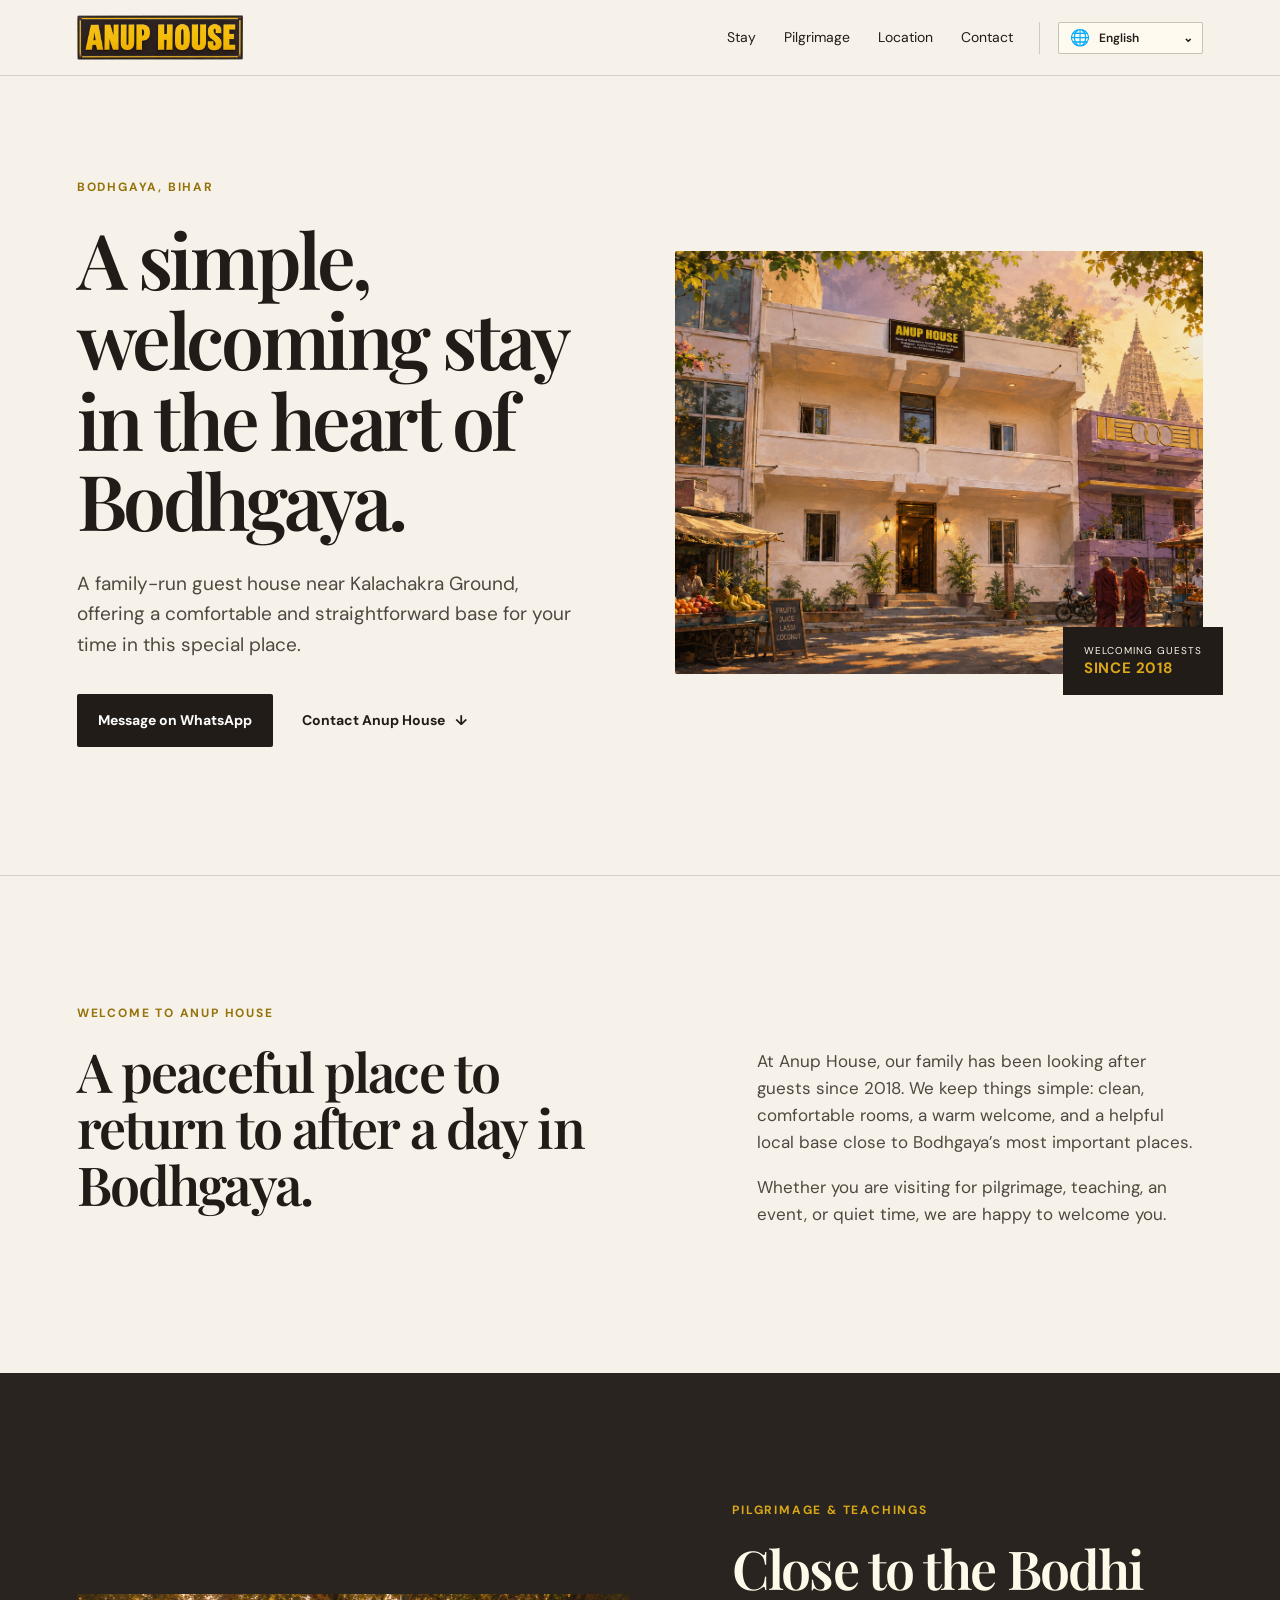
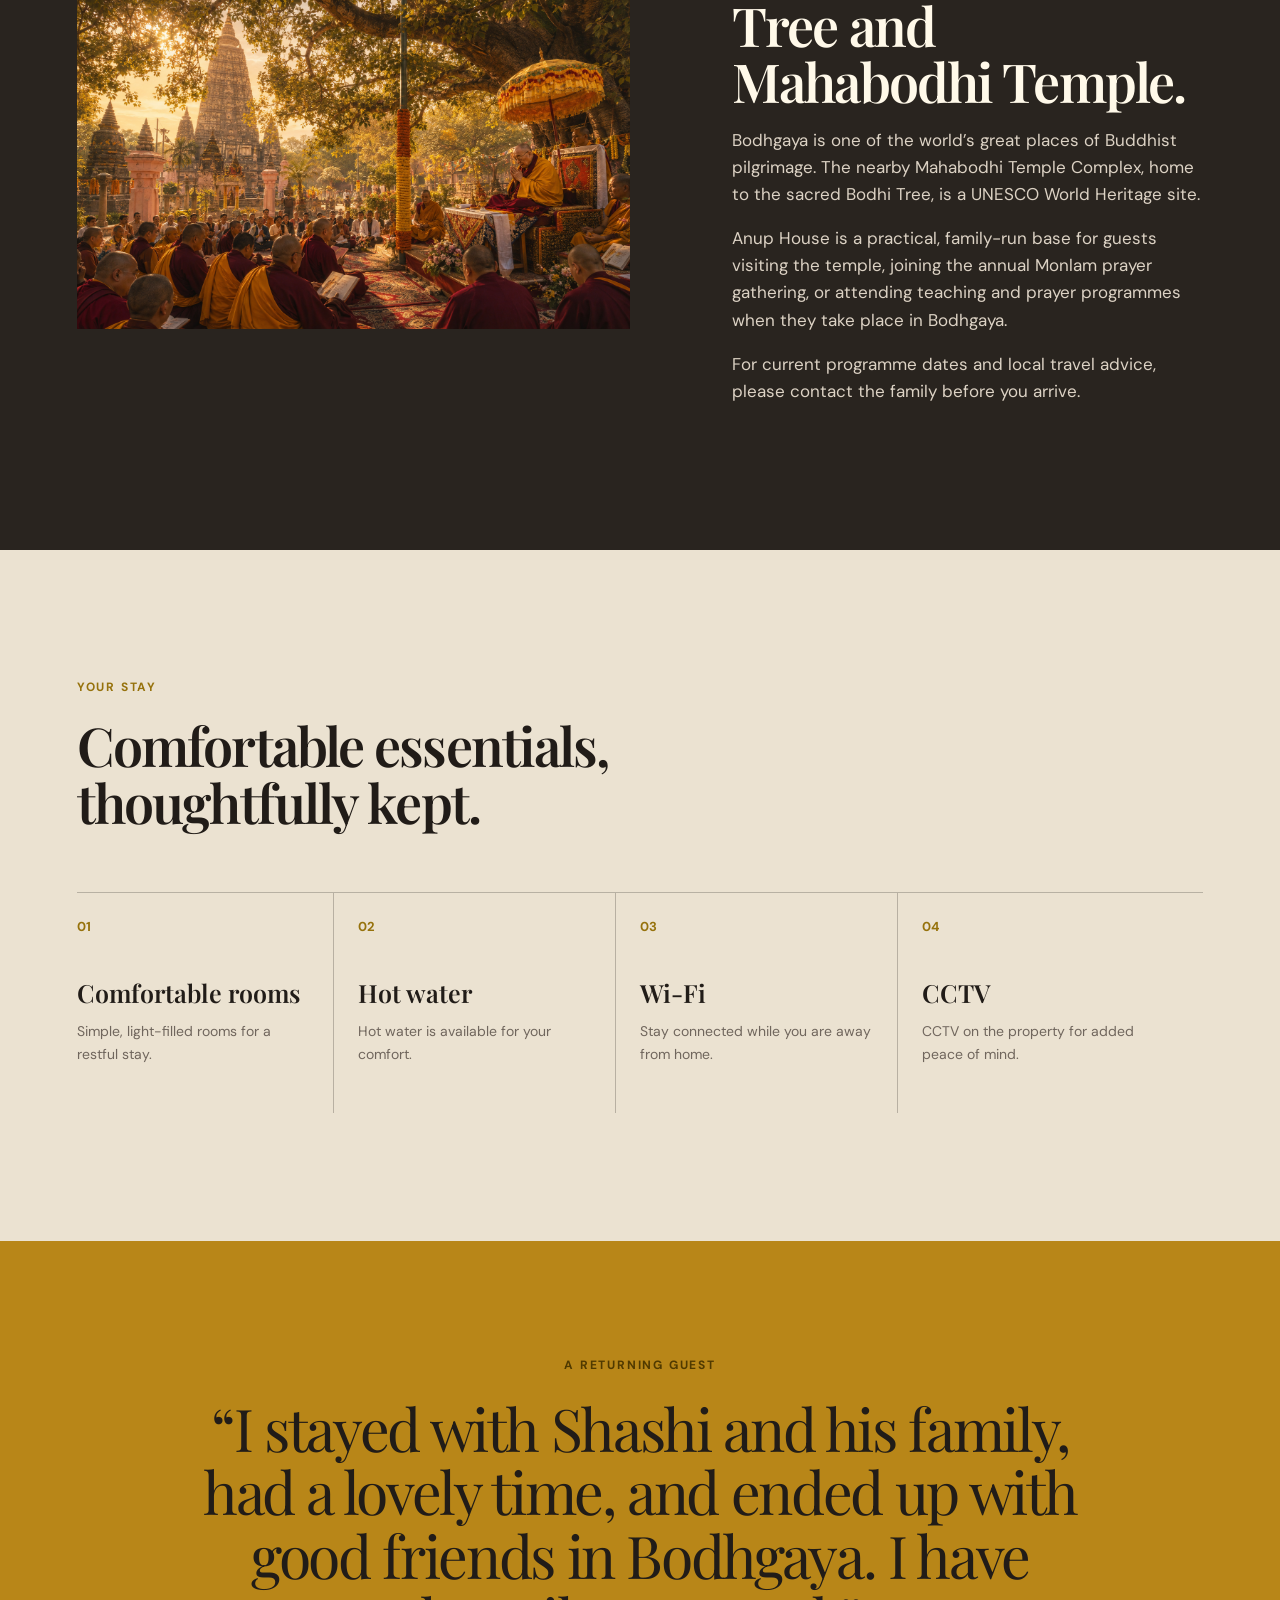
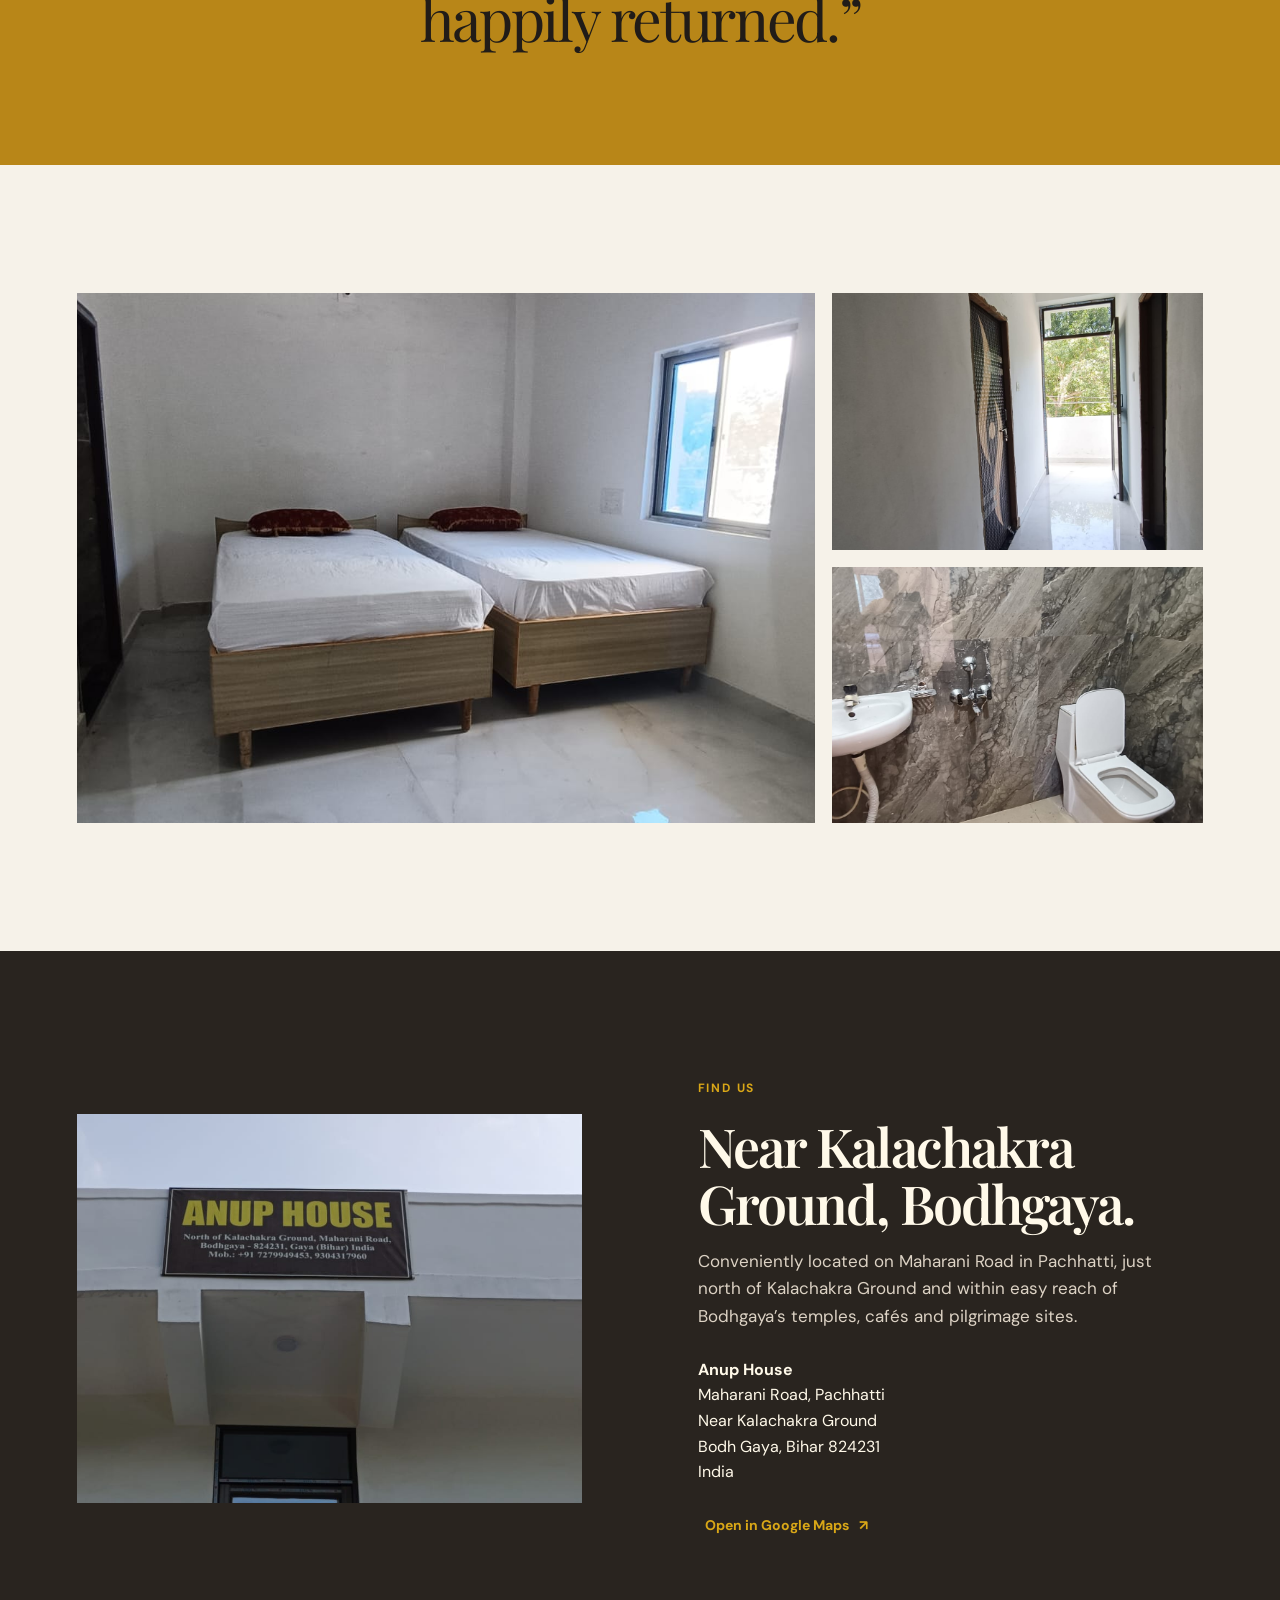
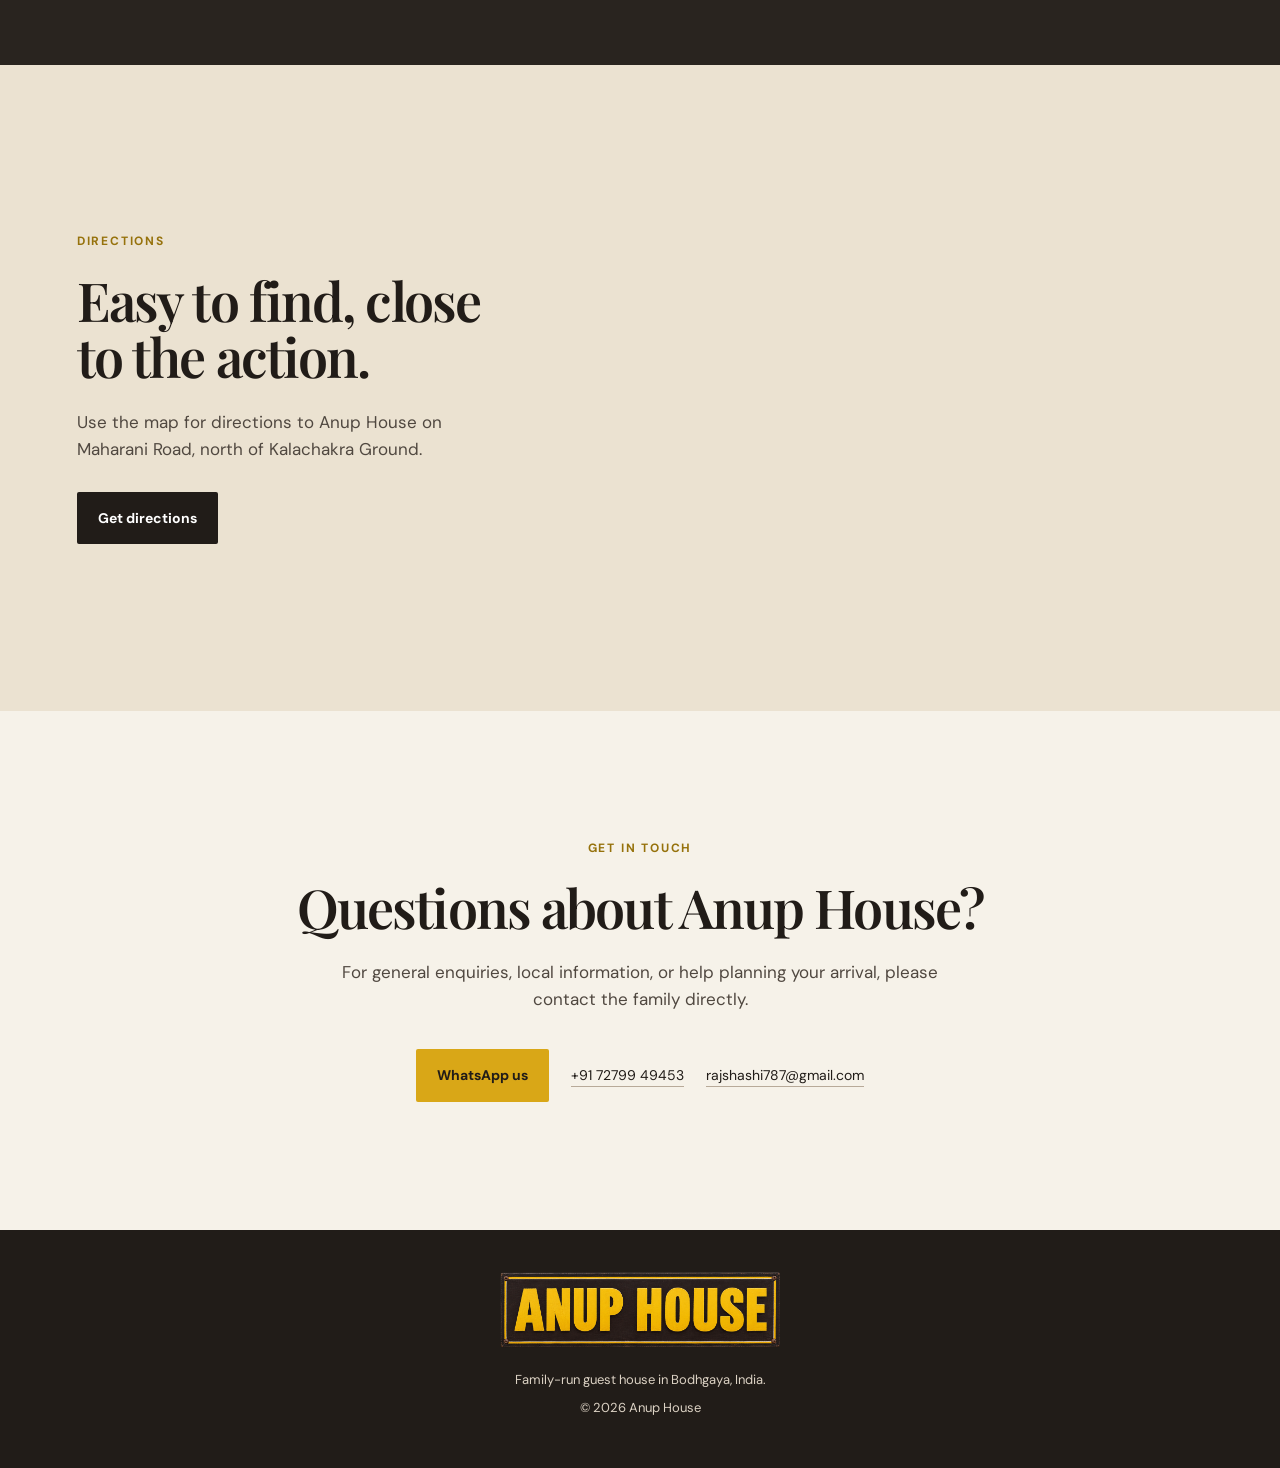
<file: index.html>
<!doctype html>
<html lang="en" data-language="en">
  <head>
    <meta charset="UTF-8" />
    <meta name="viewport" content="width=device-width, initial-scale=1.0" />
    <meta name="description" content="A welcoming family guest house near Kalachakra Ground in Bodhgaya, Bihar." />
    <title>Anup House | Family guest house in Bodhgaya</title>
    <link rel="canonical" href="https://anup-house.pages.dev/" />
    <!-- hreflang:start -->
    <link rel="alternate" hreflang="en" href="https://anup-house.pages.dev/" />
    <link rel="alternate" hreflang="hi" href="https://anup-house.pages.dev/hi/" />
    <link rel="alternate" hreflang="bo" href="https://anup-house.pages.dev/bo/" />
    <link rel="alternate" hreflang="ja" href="https://anup-house.pages.dev/ja/" />
    <link rel="alternate" hreflang="th" href="https://anup-house.pages.dev/th/" />
    <link rel="alternate" hreflang="vi" href="https://anup-house.pages.dev/vi/" />
    <link rel="alternate" hreflang="ko" href="https://anup-house.pages.dev/ko/" />
    <link rel="alternate" hreflang="zh-Hans" href="https://anup-house.pages.dev/zh-cn/" />
    <link rel="alternate" hreflang="zh-TW" href="https://anup-house.pages.dev/zh-tw/" />
    <link rel="alternate" hreflang="zh-HK" href="https://anup-house.pages.dev/yue-hk/" />
    <link rel="alternate" hreflang="my" href="https://anup-house.pages.dev/my/" />
    <link rel="alternate" hreflang="lo" href="https://anup-house.pages.dev/lo/" />
    <link rel="alternate" hreflang="x-default" href="https://anup-house.pages.dev/" />
    <!-- hreflang:end -->
    <link rel="icon" href="/assets/images/anup-house-sign.png" type="image/png" />
    <meta property="og:type" content="website" />
    <meta property="og:locale" content="en_IN" />
    <meta property="og:url" content="https://anup-house.pages.dev/" />
    <meta property="og:title" content="Anup House | Family guest house in Bodhgaya" />
    <meta property="og:description" content="A welcoming family guest house near Kalachakra Ground in Bodhgaya, Bihar." />
    <meta property="og:image" content="https://anup-house.pages.dev/assets/images/bodhgaya-street-scene.png" />
    <meta property="og:image:alt" content="Illustrated Bodhgaya street scene at Anup House" />
    <meta name="twitter:card" content="summary_large_image" />
    <link rel="preconnect" href="https://fonts.googleapis.com" />
    <link rel="preconnect" href="https://fonts.gstatic.com" crossorigin />
    <link href="https://fonts.googleapis.com/css2?family=DM+Sans:wght@400;500;600;700&family=Playfair+Display:ital,wght@0,500;0,600;0,700;1,500&display=swap" rel="stylesheet" />
    <link rel="stylesheet" href="/styles.css" />
    <script type="application/ld+json">
      {
        "@context": "https://schema.org",
        "@type": "LodgingBusiness",
        "name": "Anup House",
        "description": "A welcoming family guest house near Kalachakra Ground in Bodhgaya, Bihar.",
        "url": "https://anup-house.pages.dev/",
        "image": "https://anup-house.pages.dev/assets/images/bodhgaya-street-scene.png",
        "logo": "https://anup-house.pages.dev/assets/images/anup-house-sign.png",
        "email": "rajshashi787@gmail.com",
        "telephone": "+917279949453",
        "address": {
          "@type": "PostalAddress",
          "streetAddress": "Maharani Road, Pachhatti, near Kalachakra Ground",
          "addressLocality": "Bodh Gaya",
          "addressRegion": "Bihar",
          "postalCode": "824231",
          "addressCountry": "IN"
        },
        "geo": {
          "@type": "GeoCoordinates",
          "latitude": 24.7014747,
          "longitude": 84.9900972
        },
        "hasMap": "https://www.google.com/maps/place/ANUP+HOUSE/@24.7014747,84.9900972,17z/data=!4m9!3m8!1s0x39f32d466bd4a569:0xb8e0e1038535fe63!5m2!4m1!1i2!8m2!3d24.7014747!4d84.9900972!16s%2Fg%2F11xw13vmdd"
      }
    </script>
  </head>
  <body>
    <header class="site-header">
      <a class="brand" href="#top" aria-label="Anup House home"><img src="/assets/images/anup-house-sign.png" alt="Anup House" /></a>
      <nav aria-label="Main navigation">
        <a href="#stay" data-i18n="navStay">Stay</a>
        <a href="#pilgrimage" data-i18n="navPilgrimage">Pilgrimage</a>
        <a href="#location" data-i18n="navLocation">Location</a>
        <a href="#contact" data-i18n="navContact">Contact</a>
      </nav>
      <details class="language-switch">
        <summary aria-label="Choose language">
          <span id="current-language-marker" class="language-marker" aria-hidden="true">🌐</span>
          <span id="current-language">English</span>
          <span class="language-chevron" aria-hidden="true">⌄</span>
        </summary>
        <div class="language-menu" aria-label="Languages">
          <a href="/" data-language="en"><span class="language-marker" aria-hidden="true">🌐</span><span>English</span></a>
          <a href="/hi/" data-language="hi"><span class="language-marker" aria-hidden="true">🇮🇳</span><span>हिन्दी</span></a>
          <a href="/bo/" data-language="bo"><span class="language-marker" aria-hidden="true"><img src="/assets/images/tibetan-flag.svg" alt="" /></span><span>བོད་ཡིག</span></a>
          <a href="/ja/" data-language="ja"><span class="language-marker" aria-hidden="true">🇯🇵</span><span>日本語</span></a>
          <a href="/th/" data-language="th"><span class="language-marker" aria-hidden="true">🇹🇭</span><span>ไทย</span></a>
          <a href="/vi/" data-language="vi"><span class="language-marker" aria-hidden="true">🇻🇳</span><span>Tiếng Việt</span></a>
          <a href="/ko/" data-language="ko"><span class="language-marker" aria-hidden="true">🇰🇷</span><span>한국어</span></a>
          <a href="/zh-cn/" data-language="zh-CN"><span class="language-marker" aria-hidden="true"><img src="/assets/images/prc-flag.svg" alt="" /></span><span>简体中文</span></a>
          <a href="/zh-tw/" data-language="zh-TW"><span class="language-marker" aria-hidden="true"><img src="/assets/images/taiwan-flag.svg" alt="" /></span><span>繁體中文（台灣）</span></a>
          <a href="/yue-hk/" data-language="yue-HK"><span class="language-marker" aria-hidden="true"><img src="/assets/images/hong-kong-flag.svg" alt="" /></span><span>廣東話（香港）</span></a>
          <a href="/my/" data-language="my"><span class="language-marker" aria-hidden="true">🇲🇲</span><span>မြန်မာ</span></a>
          <a href="/lo/" data-language="lo"><span class="language-marker" aria-hidden="true">🇱🇦</span><span>ລາວ</span></a>
        </div>
      </details>
    </header>

    <main id="top">
      <section class="hero">
        <div class="hero-copy">
          <p class="eyebrow" data-i18n="heroEyebrow">Bodhgaya, Bihar</p>
          <h1 data-i18n="heroTitle">A simple, welcoming stay in the heart of Bodhgaya.</h1>
          <p class="intro" data-i18n="heroIntro">A family-run guest house near Kalachakra Ground, offering a comfortable and straightforward base for your time in this special place.</p>
          <div class="hero-actions">
            <a class="button button-dark" href="https://wa.me/917279949453" target="_blank" rel="noopener" data-i18n="whatsapp">Message on WhatsApp</a>
            <a class="text-link" href="#contact"><span data-i18n="contactAnup">Contact Anup House</span> <span aria-hidden="true">↓</span></a>
          </div>
        </div>
        <div class="hero-image-wrap">
          <img class="hero-image" src="/assets/images/bodhgaya-street-scene.png" alt="Illustrated street scene of Anup House in Bodhgaya" />
          <div class="since"><span data-i18n="welcoming">Welcoming guests</span><br /><strong data-i18n="since">since 2018</strong></div>
        </div>
      </section>

      <section class="welcome section">
        <p class="eyebrow" data-i18n="welcomeEyebrow">Welcome to Anup House</p>
        <div class="welcome-grid">
          <h2 data-i18n="welcomeTitle">A peaceful place to return to after a day in Bodhgaya.</h2>
          <div>
            <p data-i18n="welcomeP1">At Anup House, our family has been looking after guests since 2018. We keep things simple: clean, comfortable rooms, a warm welcome, and a helpful local base close to Bodhgaya’s most important places.</p>
            <p data-i18n="welcomeP2">Whether you are visiting for pilgrimage, teaching, an event, or quiet time, we are happy to welcome you.</p>
          </div>
        </div>
      </section>

      <section id="pilgrimage" class="pilgrimage section">
        <div class="pilgrimage-image">
          <img src="/assets/images/hhdl-bodhi-tree.png" alt="Illustration inspired by Buddhist teachings at the Bodhi Tree in Bodhgaya" />
        </div>
        <div class="pilgrimage-copy">
          <p class="eyebrow" data-i18n="pilgrimageEyebrow">Pilgrimage &amp; teachings</p>
          <h2 data-i18n="pilgrimageTitle">Close to the Bodhi Tree and Mahabodhi Temple.</h2>
          <p data-i18n="pilgrimageP1">Bodhgaya is one of the world’s great places of Buddhist pilgrimage. The nearby Mahabodhi Temple Complex, home to the sacred Bodhi Tree, is a UNESCO World Heritage site.</p>
          <p data-i18n="pilgrimageP2">Anup House is a practical, family-run base for guests visiting the temple, joining the annual Monlam prayer gathering, or attending teaching and prayer programmes when they take place in Bodhgaya.</p>
          <p data-i18n="pilgrimageP3">For current programme dates and local travel advice, please contact the family before you arrive.</p>
        </div>
      </section>

      <section id="stay" class="stay section section-tint">
        <div class="section-heading">
          <p class="eyebrow" data-i18n="stayEyebrow">Your stay</p>
          <h2 data-i18n="stayTitle">Comfortable essentials, thoughtfully kept.</h2>
        </div>
        <div class="feature-grid">
          <article><span>01</span><h3 data-i18n="roomsTitle">Comfortable rooms</h3><p data-i18n="roomsText">Simple, light-filled rooms for a restful stay.</p></article>
          <article><span>02</span><h3 data-i18n="waterTitle">Hot water</h3><p data-i18n="waterText">Hot water is available for your comfort.</p></article>
          <article><span>03</span><h3>Wi-Fi</h3><p data-i18n="wifiText">Stay connected while you are away from home.</p></article>
          <article><span>04</span><h3>CCTV</h3><p data-i18n="cctvText">CCTV on the property for added peace of mind.</p></article>
        </div>
      </section>

      <section class="guest-note section" aria-label="Guest note">
        <p class="eyebrow" data-i18n="guestEyebrow">A returning guest</p>
        <blockquote data-i18n="guestQuote">“I stayed with Shashi and his family, had a lovely time, and ended up with good friends in Bodhgaya. I have happily returned.”</blockquote>
      </section>

      <section class="gallery section" aria-label="Anup House gallery">
        <div class="gallery-main"><img src="/assets/images/guesthouse-exterior.jpg" alt="A bright twin bedroom at Anup House" /></div>
        <div class="gallery-side"><img src="/assets/images/guesthouse-room-2.jpg" alt="A bright hallway leading out to a balcony at Anup House" /><img src="/assets/images/guesthouse-room-1.jpg" alt="Bathroom at Anup House" /></div>
      </section>

      <section id="location" class="location section">
        <div class="location-image"><img src="/assets/images/guesthouse-detail.jpg" alt="Anup House sign on Maharani Road" /></div>
        <div class="location-copy">
          <p class="eyebrow" data-i18n="locationEyebrow">Find us</p>
          <h2 data-i18n="locationTitle">Near Kalachakra Ground, Bodhgaya.</h2>
          <p data-i18n="locationText">Conveniently located on Maharani Road in Pachhatti, just north of Kalachakra Ground and within easy reach of Bodhgaya’s temples, cafés and pilgrimage sites.</p>
          <address><strong>Anup House</strong><br />Maharani Road, Pachhatti<br />Near Kalachakra Ground<br />Bodh Gaya, Bihar 824231<br />India</address>
          <a class="text-link" href="https://www.google.com/maps/place/ANUP+HOUSE/@24.7014747,84.9900972,17z/data=!4m9!3m8!1s0x39f32d466bd4a569:0xb8e0e1038535fe63!5m2!4m1!1i2!8m2!3d24.7014747!4d84.9900972!16s%2Fg%2F11xw13vmdd" target="_blank" rel="noopener"><span data-i18n="googleMaps">Open in Google Maps</span> <span aria-hidden="true">↗</span></a>
        </div>
      </section>

      <section class="map-section section section-tint">
        <div class="map-copy">
          <p class="eyebrow" data-i18n="directionsEyebrow">Directions</p>
          <h2 data-i18n="directionsTitle">Easy to find, close to the action.</h2>
          <p data-i18n="directionsText">Use the map for directions to Anup House on Maharani Road, north of Kalachakra Ground.</p>
          <a class="button button-dark" href="https://www.google.com/maps/place/ANUP+HOUSE/@24.7014747,84.9900972,17z/data=!4m9!3m8!1s0x39f32d466bd4a569:0xb8e0e1038535fe63!5m2!4m1!1i2!8m2!3d24.7014747!4d84.9900972!16s%2Fg%2F11xw13vmdd" target="_blank" rel="noopener" data-i18n="directionsButton">Get directions</a>
        </div>
        <iframe class="map-frame" title="Map showing Anup House in Bodhgaya" src="https://www.google.com/maps?q=ANUP+HOUSE,+Maharani+Road,+Pachhatti,+Bodh+Gaya,+Bihar+824231,+India&amp;z=17&amp;output=embed" loading="lazy" referrerpolicy="no-referrer-when-downgrade"></iframe>
      </section>

      <section id="contact" class="contact section">
        <p class="eyebrow" data-i18n="contactEyebrow">Get in touch</p>
        <h2 data-i18n="contactTitle">Questions about Anup House?</h2>
        <p data-i18n="contactText">For general enquiries, local information, or help planning your arrival, please contact the family directly.</p>
        <div class="contact-actions">
          <a class="button button-gold" href="https://wa.me/917279949453" target="_blank" rel="noopener" data-i18n="whatsappUs">WhatsApp us</a>
          <a class="contact-detail" href="tel:+917279949453">+91 72799 49453</a>
          <a class="contact-detail" href="mailto:rajshashi787@gmail.com">rajshashi787@gmail.com</a>
        </div>
      </section>
    </main>

    <footer>
      <img src="/assets/images/anup-house-sign.png" alt="Anup House" />
      <p data-i18n="footer">Family-run guest house in Bodhgaya, India.</p>
      <p>© <span id="year"></span> Anup House</p>
    </footer>
    <script src="/translations.js"></script>
  </body>
</html>
</file>
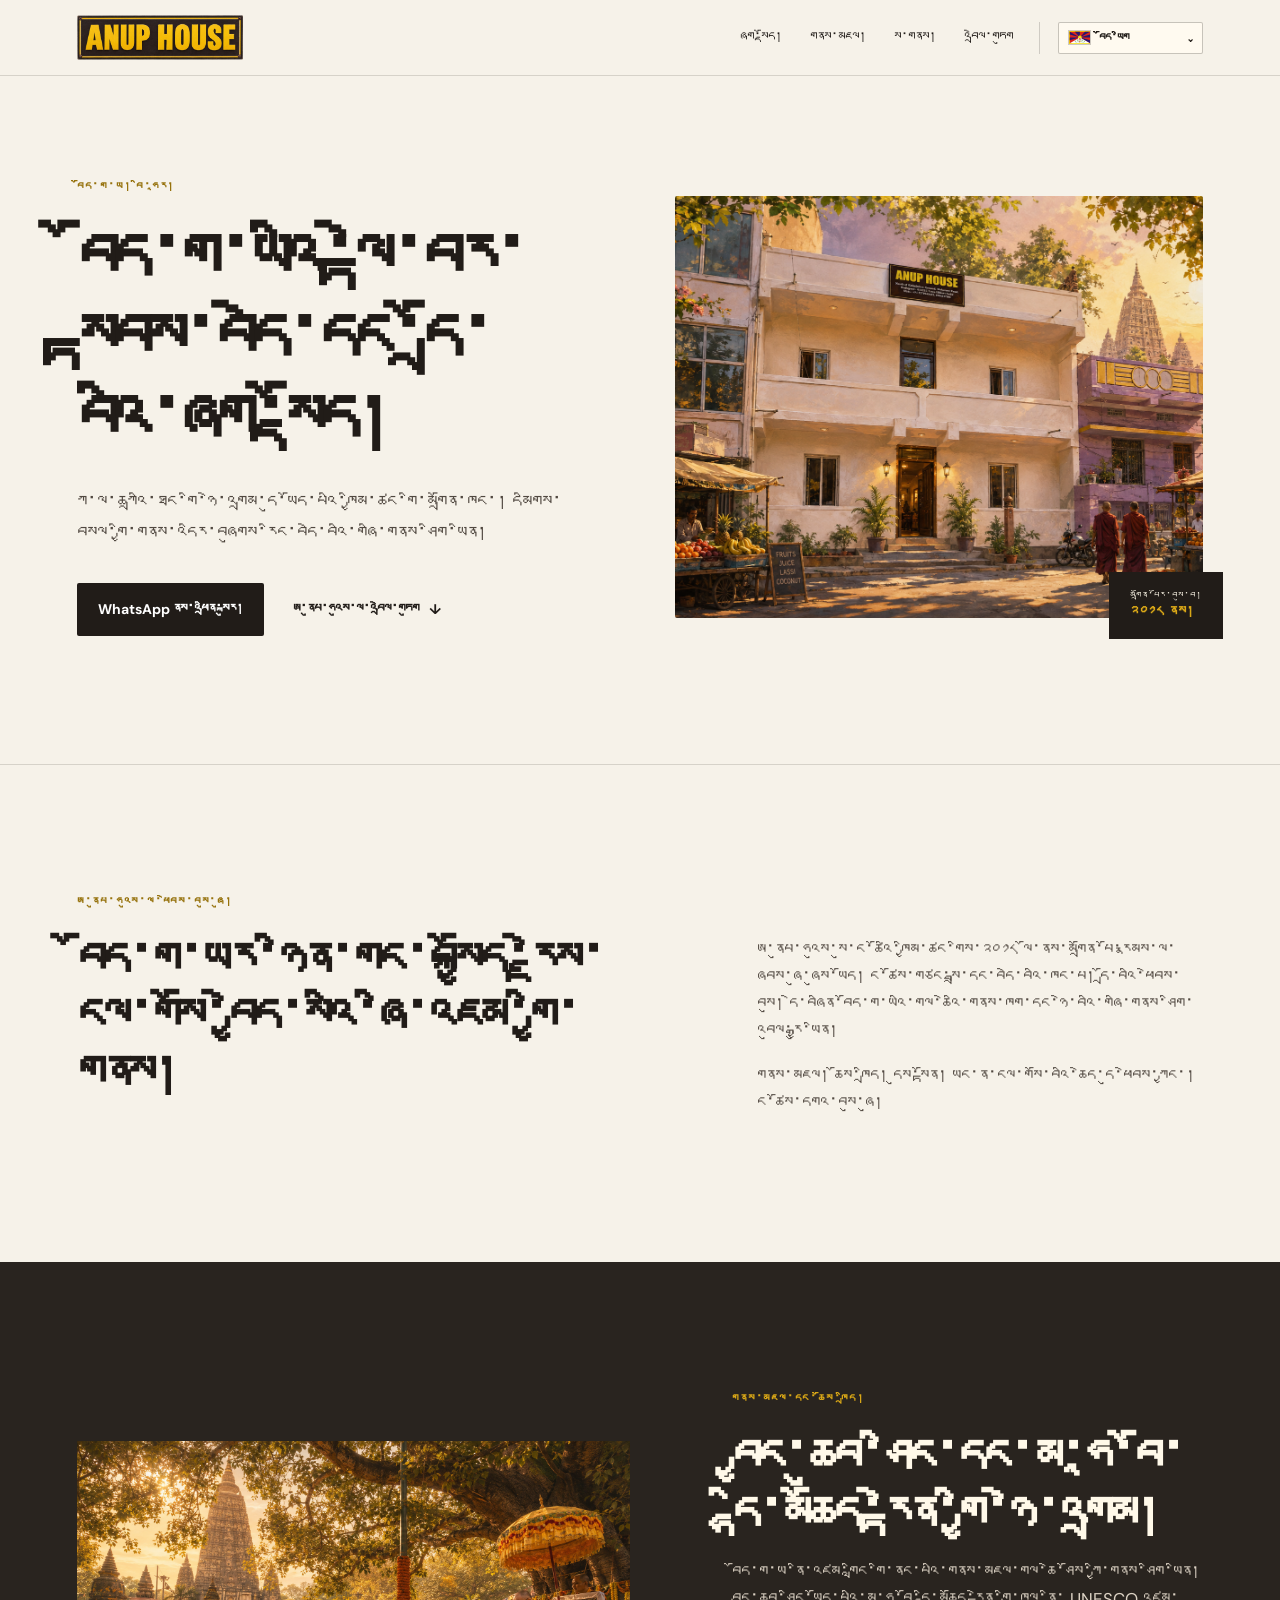
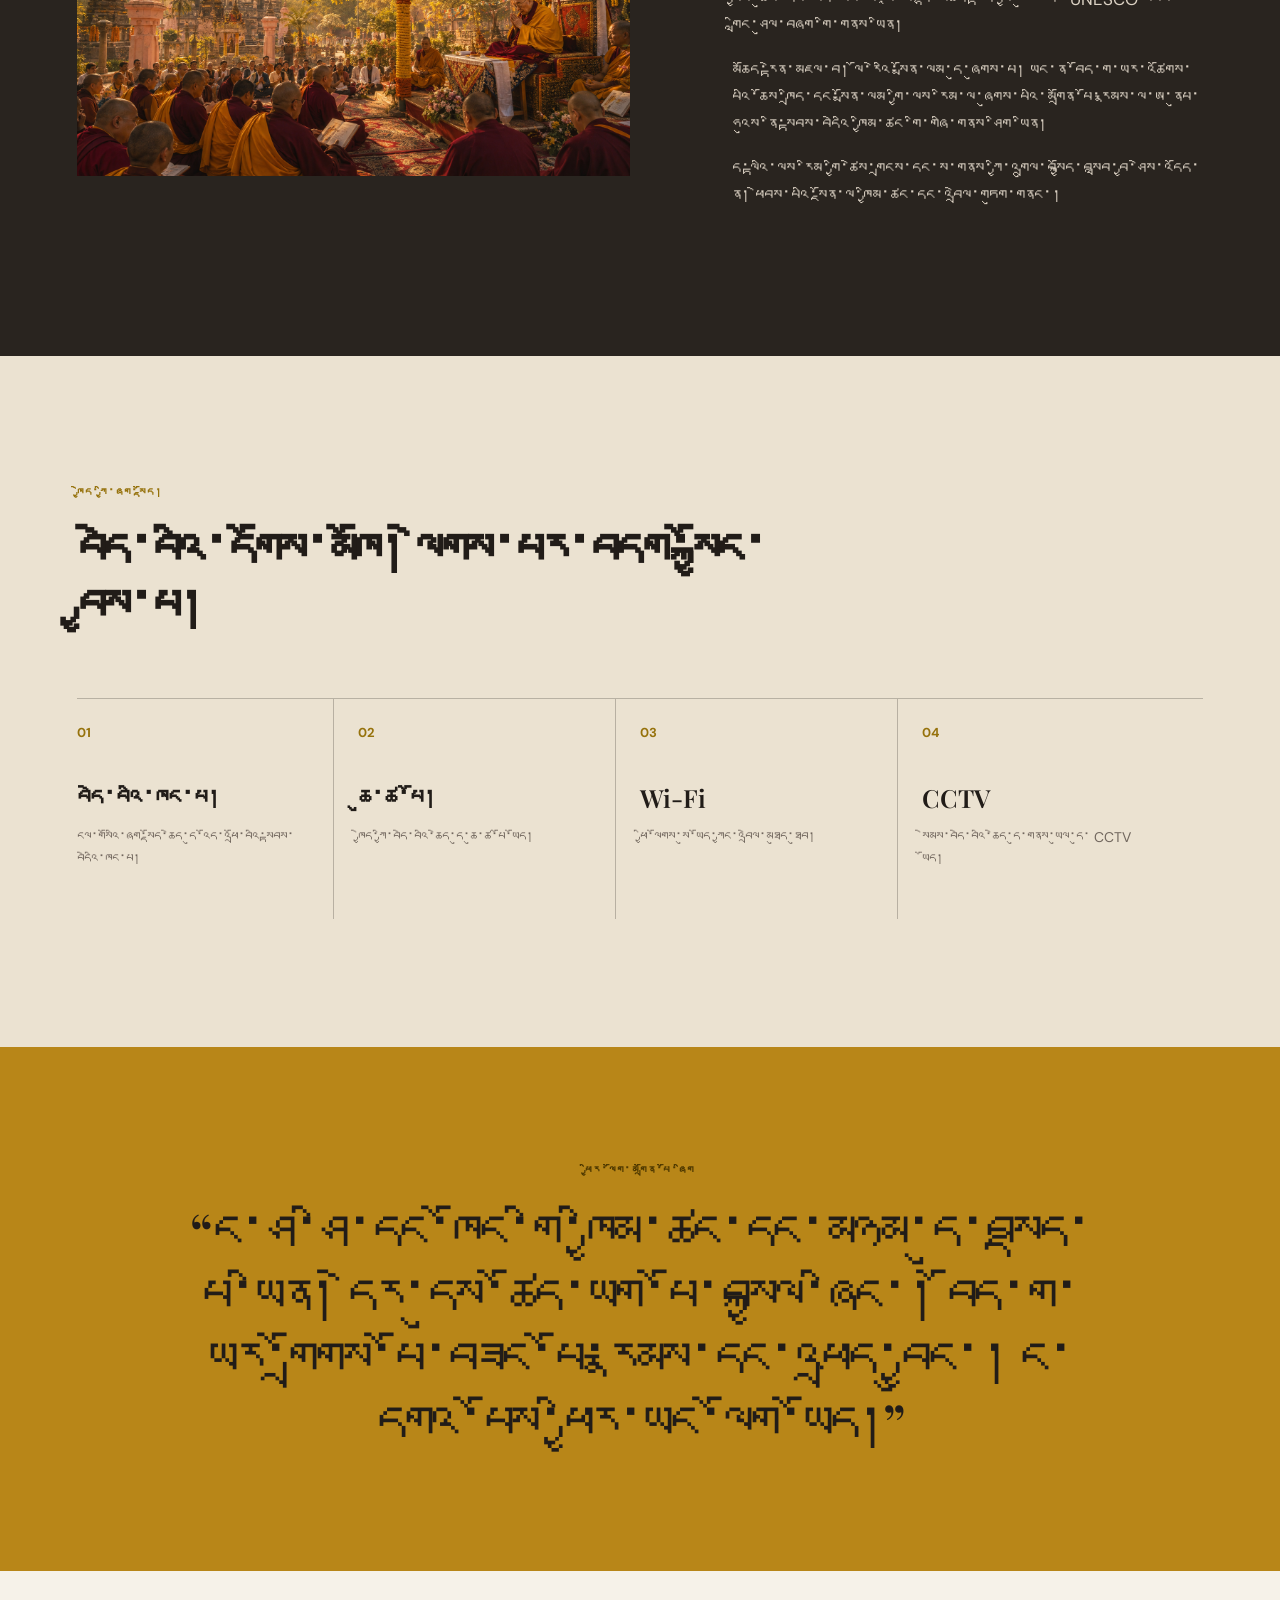
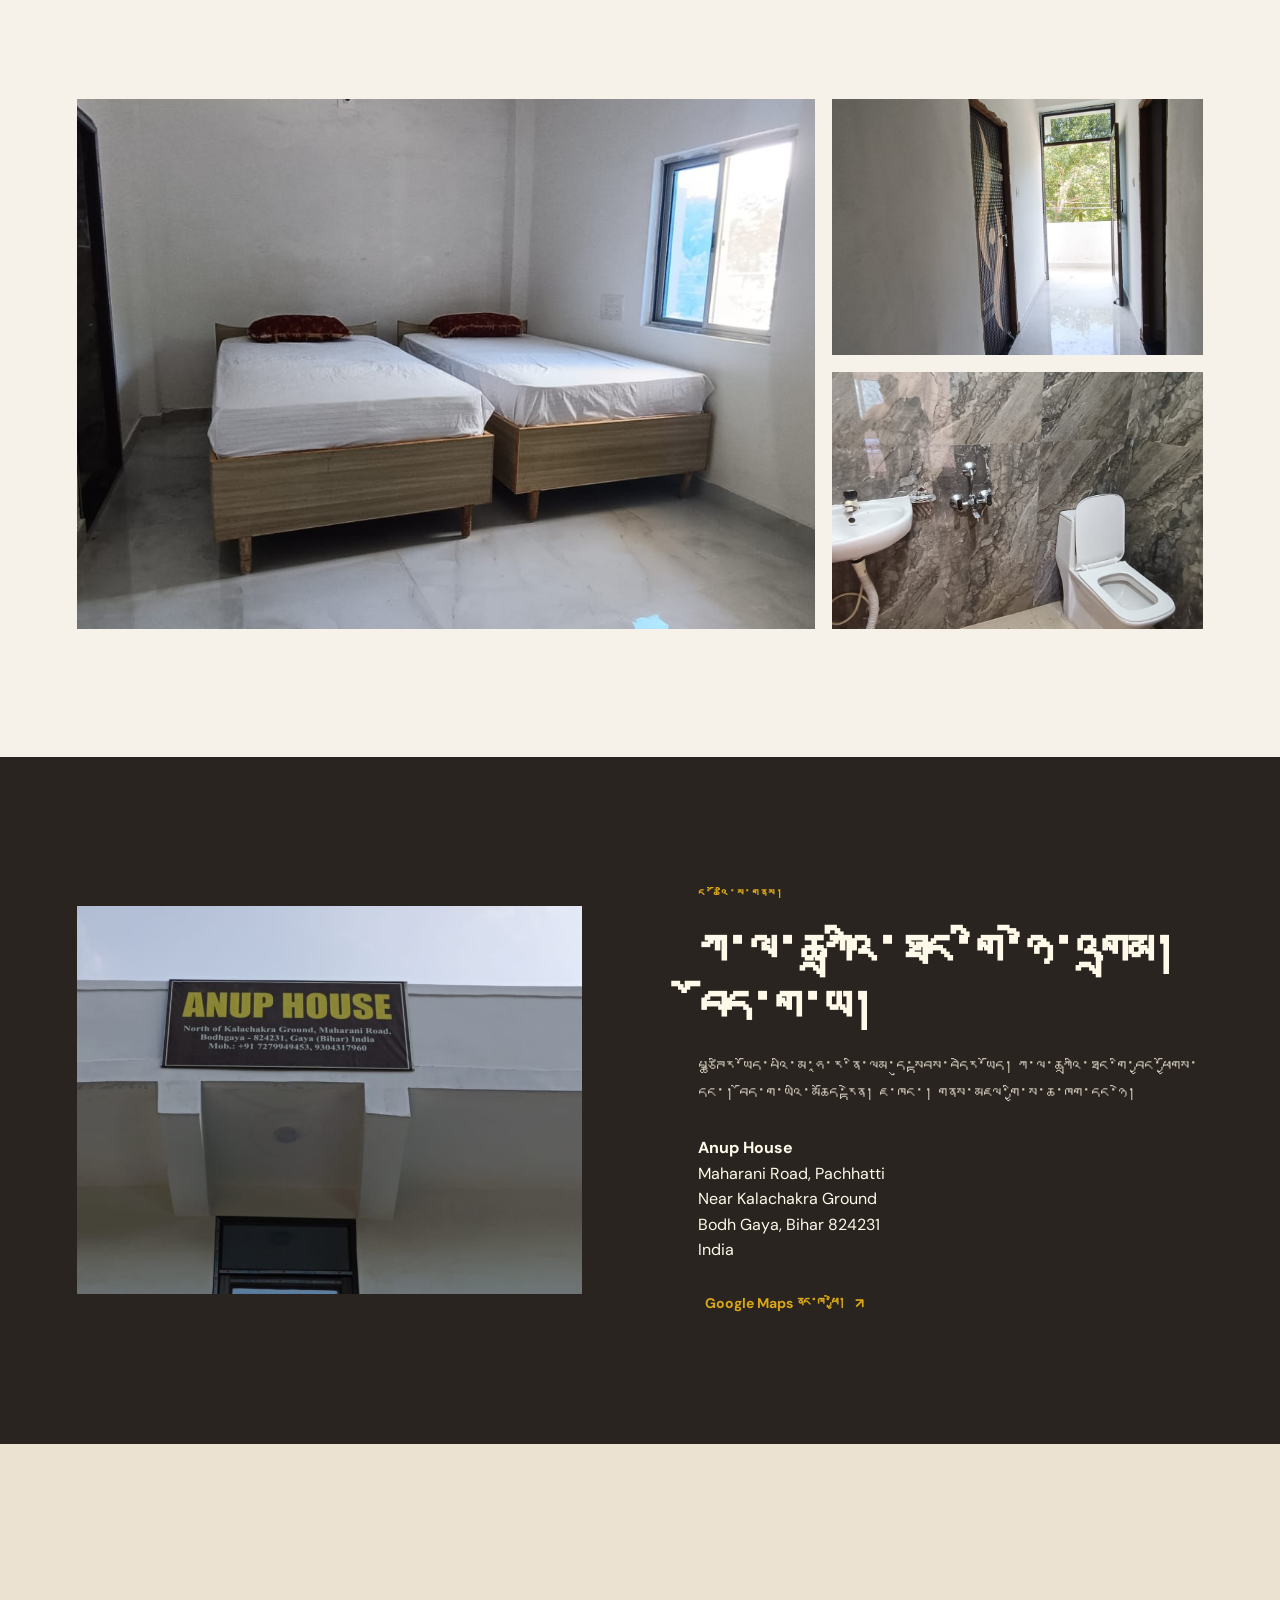
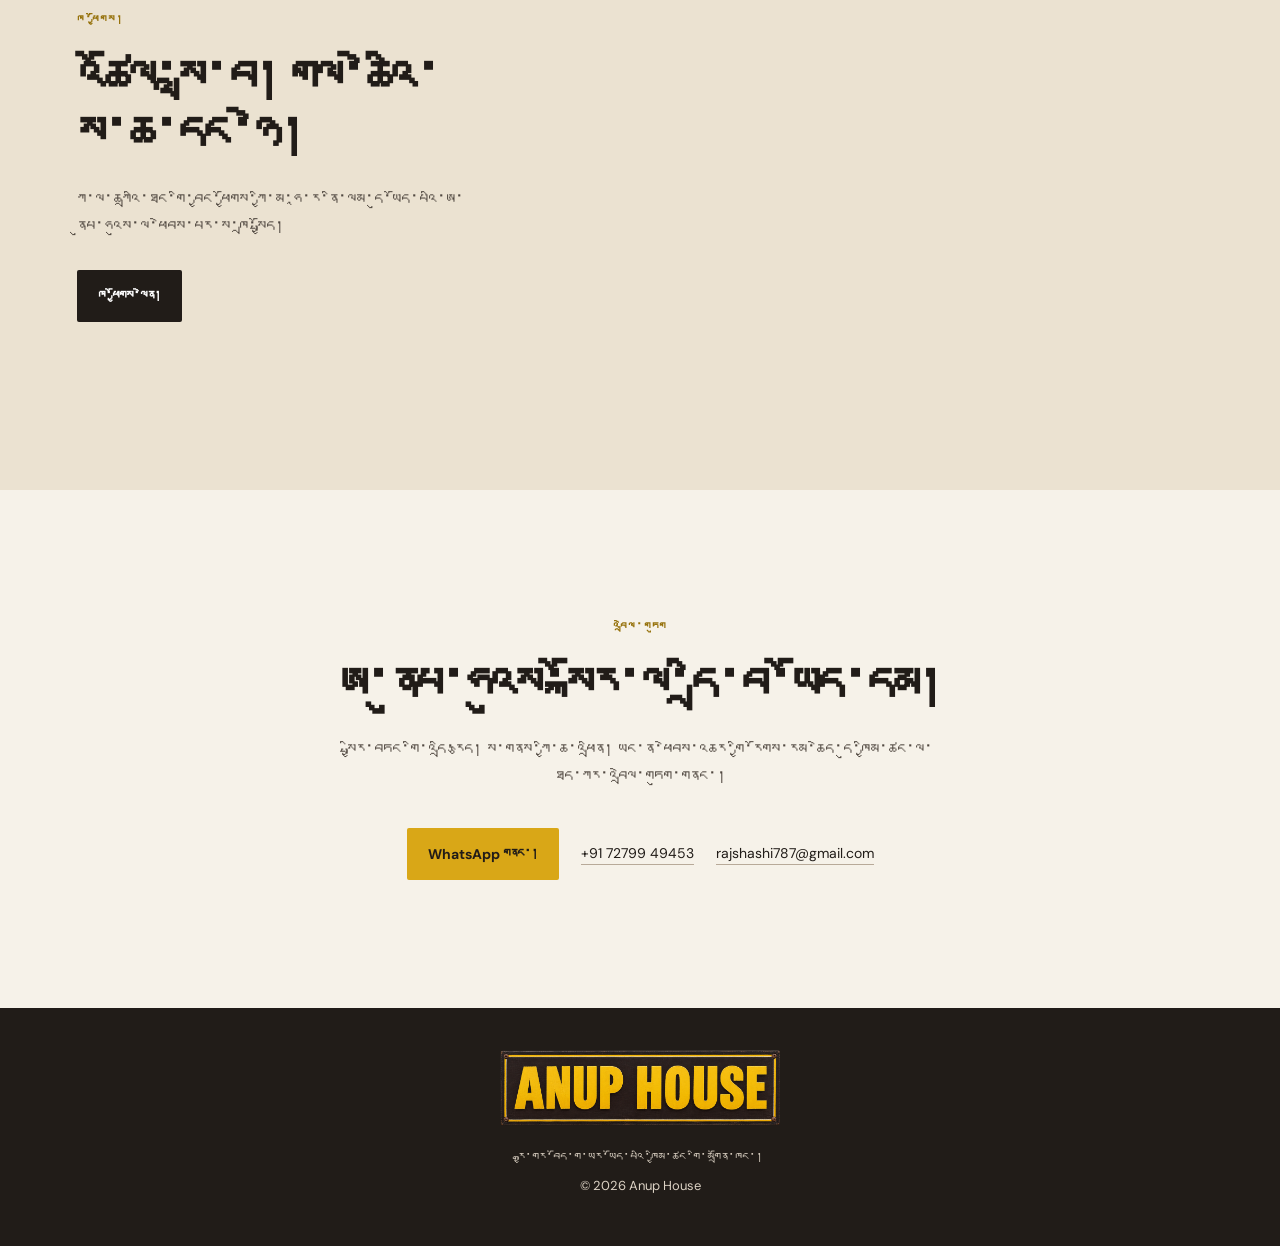
<file: bo/index.html>
<!doctype html>
<html lang="bo" data-language="bo">
  <head>
    <meta charset="UTF-8" />
    <meta name="viewport" content="width=device-width, initial-scale=1.0" />
    <meta name="description" content="ཀ་ལ་ཆཀྲའི་ཐང་གི་ཉེ་འགྲམ་དུ་ཡོད་པའི་ཁྱིམ་ཚང་གི་མགྲོན་ཁང་། དམིགས་བསལ་གྱི་གནས་འདིར་བཞུགས་རིང་བདེ་བའི་གཞི་གནས་ཤིག་ཡིན།" />
    <title>Anup House | བོད་ག་ཡའི་ཁྱིམ་ཚང་མགྲོན་ཁང་</title>
    <link rel="canonical" href="https://anup-house.pages.dev/bo/" />
    <!-- hreflang:start -->
    <link rel="alternate" hreflang="en" href="https://anup-house.pages.dev/" />
    <link rel="alternate" hreflang="hi" href="https://anup-house.pages.dev/hi/" />
    <link rel="alternate" hreflang="bo" href="https://anup-house.pages.dev/bo/" />
    <link rel="alternate" hreflang="ja" href="https://anup-house.pages.dev/ja/" />
    <link rel="alternate" hreflang="th" href="https://anup-house.pages.dev/th/" />
    <link rel="alternate" hreflang="vi" href="https://anup-house.pages.dev/vi/" />
    <link rel="alternate" hreflang="ko" href="https://anup-house.pages.dev/ko/" />
    <link rel="alternate" hreflang="zh-Hans" href="https://anup-house.pages.dev/zh-cn/" />
    <link rel="alternate" hreflang="zh-TW" href="https://anup-house.pages.dev/zh-tw/" />
    <link rel="alternate" hreflang="zh-HK" href="https://anup-house.pages.dev/yue-hk/" />
    <link rel="alternate" hreflang="my" href="https://anup-house.pages.dev/my/" />
    <link rel="alternate" hreflang="lo" href="https://anup-house.pages.dev/lo/" />
    <link rel="alternate" hreflang="x-default" href="https://anup-house.pages.dev/" />
    <!-- hreflang:end -->
    <link rel="icon" href="/assets/images/anup-house-sign.png" type="image/png" />
    <meta property="og:type" content="website" />
    <meta property="og:locale" content="bo_IN" />
    <meta property="og:url" content="https://anup-house.pages.dev/bo/" />
    <meta property="og:title" content="Anup House | བོད་ག་ཡའི་ཁྱིམ་ཚང་མགྲོན་ཁང་" />
    <meta property="og:description" content="ཀ་ལ་ཆཀྲའི་ཐང་གི་ཉེ་འགྲམ་དུ་ཡོད་པའི་ཁྱིམ་ཚང་གི་མགྲོན་ཁང་། དམིགས་བསལ་གྱི་གནས་འདིར་བཞུགས་རིང་བདེ་བའི་གཞི་གནས་ཤིག་ཡིན།" />
    <meta property="og:image" content="https://anup-house.pages.dev/assets/images/bodhgaya-street-scene.png" />
    <meta property="og:image:alt" content="Illustrated Bodhgaya street scene at Anup House" />
    <meta name="twitter:card" content="summary_large_image" />
    <link rel="preconnect" href="https://fonts.googleapis.com" />
    <link rel="preconnect" href="https://fonts.gstatic.com" crossorigin />
    <link href="https://fonts.googleapis.com/css2?family=DM+Sans:wght@400;500;600;700&family=Playfair+Display:ital,wght@0,500;0,600;0,700;1,500&display=swap" rel="stylesheet" />
    <link rel="stylesheet" href="/styles.css" />
    <script type="application/ld+json">
      {
        "@context": "https://schema.org",
        "@type": "LodgingBusiness",
        "name": "Anup House",
        "description": "ཀ་ལ་ཆཀྲའི་ཐང་གི་ཉེ་འགྲམ་དུ་ཡོད་པའི་ཁྱིམ་ཚང་གི་མགྲོན་ཁང་། དམིགས་བསལ་གྱི་གནས་འདིར་བཞུགས་རིང་བདེ་བའི་གཞི་གནས་ཤིག་ཡིན།",
        "url": "https://anup-house.pages.dev/bo/",
        "image": "https://anup-house.pages.dev/assets/images/bodhgaya-street-scene.png",
        "logo": "https://anup-house.pages.dev/assets/images/anup-house-sign.png",
        "email": "rajshashi787@gmail.com",
        "telephone": "+917279949453",
        "address": {
          "@type": "PostalAddress",
          "streetAddress": "Maharani Road, Pachhatti, near Kalachakra Ground",
          "addressLocality": "Bodh Gaya",
          "addressRegion": "Bihar",
          "postalCode": "824231",
          "addressCountry": "IN"
        },
        "geo": {
          "@type": "GeoCoordinates",
          "latitude": 24.7014747,
          "longitude": 84.9900972
        },
        "hasMap": "https://www.google.com/maps/place/ANUP+HOUSE/@24.7014747,84.9900972,17z/data=!4m9!3m8!1s0x39f32d466bd4a569:0xb8e0e1038535fe63!5m2!4m1!1i2!8m2!3d24.7014747!4d84.9900972!16s%2Fg%2F11xw13vmdd"
      }
    </script>
  </head>
  <body>
    <header class="site-header">
      <a class="brand" href="#top" aria-label="Anup House home"><img src="/assets/images/anup-house-sign.png" alt="Anup House" /></a>
      <nav aria-label="Main navigation">
        <a href="#stay" data-i18n="navStay">ཞག་སྡོད།</a>
        <a href="#pilgrimage" data-i18n="navPilgrimage">གནས་མཇལ།</a>
        <a href="#location" data-i18n="navLocation">ས་གནས།</a>
        <a href="#contact" data-i18n="navContact">འབྲེལ་གཏུག</a>
      </nav>
      <details class="language-switch">
        <summary aria-label="Choose language">
          <span id="current-language-marker" class="language-marker" aria-hidden="true">🌐</span>
          <span id="current-language">English</span>
          <span class="language-chevron" aria-hidden="true">⌄</span>
        </summary>
        <div class="language-menu" aria-label="Languages">
          <a href="/" data-language="en"><span class="language-marker" aria-hidden="true">🌐</span><span>English</span></a>
          <a href="/hi/" data-language="hi"><span class="language-marker" aria-hidden="true">🇮🇳</span><span>हिन्दी</span></a>
          <a href="/bo/" data-language="bo"><span class="language-marker" aria-hidden="true"><img src="/assets/images/tibetan-flag.svg" alt="" /></span><span>བོད་ཡིག</span></a>
          <a href="/ja/" data-language="ja"><span class="language-marker" aria-hidden="true">🇯🇵</span><span>日本語</span></a>
          <a href="/th/" data-language="th"><span class="language-marker" aria-hidden="true">🇹🇭</span><span>ไทย</span></a>
          <a href="/vi/" data-language="vi"><span class="language-marker" aria-hidden="true">🇻🇳</span><span>Tiếng Việt</span></a>
          <a href="/ko/" data-language="ko"><span class="language-marker" aria-hidden="true">🇰🇷</span><span>한국어</span></a>
          <a href="/zh-cn/" data-language="zh-CN"><span class="language-marker" aria-hidden="true"><img src="/assets/images/prc-flag.svg" alt="" /></span><span>简体中文</span></a>
          <a href="/zh-tw/" data-language="zh-TW"><span class="language-marker" aria-hidden="true"><img src="/assets/images/taiwan-flag.svg" alt="" /></span><span>繁體中文（台灣）</span></a>
          <a href="/yue-hk/" data-language="yue-HK"><span class="language-marker" aria-hidden="true"><img src="/assets/images/hong-kong-flag.svg" alt="" /></span><span>廣東話（香港）</span></a>
          <a href="/my/" data-language="my"><span class="language-marker" aria-hidden="true">🇲🇲</span><span>မြန်မာ</span></a>
          <a href="/lo/" data-language="lo"><span class="language-marker" aria-hidden="true">🇱🇦</span><span>ລາວ</span></a>
        </div>
      </details>
    </header>

    <main id="top">
      <section class="hero">
        <div class="hero-copy">
          <p class="eyebrow" data-i18n="heroEyebrow">བོད་ག་ཡ། བི་ཧཱར།</p>
          <h1 data-i18n="heroTitle">བོད་ག་ཡའི་ལྟེ་བར་སྟབས་བདེ་དང་དྲོ་བའི་ཞག་སྡོད།</h1>
          <p class="intro" data-i18n="heroIntro">ཀ་ལ་ཆཀྲའི་ཐང་གི་ཉེ་འགྲམ་དུ་ཡོད་པའི་ཁྱིམ་ཚང་གི་མགྲོན་ཁང་། དམིགས་བསལ་གྱི་གནས་འདིར་བཞུགས་རིང་བདེ་བའི་གཞི་གནས་ཤིག་ཡིན།</p>
          <div class="hero-actions">
            <a class="button button-dark" href="https://wa.me/917279949453" target="_blank" rel="noopener" data-i18n="whatsapp">WhatsApp ནས་འཕྲིན་སྐུར།</a>
            <a class="text-link" href="#contact"><span data-i18n="contactAnup">ཨ་ནུཔ་ཧའུས་ལ་འབྲེལ་གཏུག</span> <span aria-hidden="true">↓</span></a>
          </div>
        </div>
        <div class="hero-image-wrap">
          <img class="hero-image" src="/assets/images/bodhgaya-street-scene.png" alt="Illustrated street scene of Anup House in Bodhgaya" />
          <div class="since"><span data-i18n="welcoming">མགྲོན་པོར་བསུ་བ།</span><br /><strong data-i18n="since">༢༠༡༨ ནས།</strong></div>
        </div>
      </section>

      <section class="welcome section">
        <p class="eyebrow" data-i18n="welcomeEyebrow">ཨ་ནུཔ་ཧའུས་ལ་ཕེབས་བསུ་ཞུ།</p>
        <div class="welcome-grid">
          <h2 data-i18n="welcomeTitle">བོད་ག་ཡར་ཉིན་གང་བསྐྱོད་རྗེས་ངལ་གསོ་བྱེད་སའི་ཞི་འཇམ་གྱི་གནས།</h2>
          <div>
            <p data-i18n="welcomeP1">ཨ་ནུཔ་ཧའུས་སུ་ང་ཚོའི་ཁྱིམ་ཚང་གིས་༢༠༡༨ ལོ་ནས་མགྲོན་པོ་རྣམས་ལ་ཞབས་ཞུ་ཞུས་ཡོད། ང་ཚོས་གཙང་སྦྲ་དང་བདེ་བའི་ཁང་པ། དྲོ་བའི་ཕེབས་བསུ། དེ་བཞིན་བོད་ག་ཡའི་གལ་ཆེའི་གནས་ཁག་དང་ཉེ་བའི་གཞི་གནས་ཤིག་འབུལ་རྒྱུ་ཡིན།</p>
            <p data-i18n="welcomeP2">གནས་མཇལ། ཆོས་ཁྲིད། དུས་སྟོན། ཡང་ན་ངལ་གསོ་བའི་ཆེད་དུ་ཕེབས་ཀྱང་། ང་ཚོས་དགའ་བསུ་ཞུ།</p>
          </div>
        </div>
      </section>

      <section id="pilgrimage" class="pilgrimage section">
        <div class="pilgrimage-image">
          <img src="/assets/images/hhdl-bodhi-tree.png" alt="Illustration inspired by Buddhist teachings at the Bodhi Tree in Bodhgaya" />
        </div>
        <div class="pilgrimage-copy">
          <p class="eyebrow" data-i18n="pilgrimageEyebrow">གནས་མཇལ་དང་ཆོས་ཁྲིད།</p>
          <h2 data-i18n="pilgrimageTitle">བྱང་ཆུབ་ཤིང་དང་མ་ཧཱ་བོ་དྷི་མཆོད་རྟེན་གྱི་ཉེ་འགྲམ།</h2>
          <p data-i18n="pilgrimageP1">བོད་ག་ཡ་ནི་འཛམ་གླིང་གི་ནང་པའི་གནས་མཇལ་གལ་ཆེ་ཤོས་ཀྱི་གནས་ཤིག་ཡིན། བྱང་ཆུབ་ཤིང་ཡོད་པའི་མ་ཧཱ་བོ་དྷི་མཆོད་རྟེན་གྱི་ཁུལ་ནི་ UNESCO འཛམ་གླིང་ཤུལ་བཞག་གི་གནས་ཡིན།</p>
          <p data-i18n="pilgrimageP2">མཆོད་རྟེན་མཇལ་བ། ལོ་རེའི་སྨོན་ལམ་དུ་ཞུགས་པ། ཡང་ན་བོད་ག་ཡར་འཚོགས་པའི་ཆོས་ཁྲིད་དང་སྨོན་ལམ་གྱི་ལས་རིམ་ལ་ཞུགས་པའི་མགྲོན་པོ་རྣམས་ལ་ཨ་ནུཔ་ཧའུས་ནི་སྟབས་བདེའི་ཁྱིམ་ཚང་གི་གཞི་གནས་ཤིག་ཡིན།</p>
          <p data-i18n="pilgrimageP3">ད་ལྟའི་ལས་རིམ་གྱི་ཚེས་གྲངས་དང་ས་གནས་ཀྱི་འགྲུལ་བསྐྱོད་བསླབ་བྱ་ཤེས་འདོད་ན། ཕེབས་པའི་སྔོན་ལ་ཁྱིམ་ཚང་དང་འབྲེལ་གཏུག་གནང་།</p>
        </div>
      </section>

      <section id="stay" class="stay section section-tint">
        <div class="section-heading">
          <p class="eyebrow" data-i18n="stayEyebrow">ཁྱེད་ཀྱི་ཞག་སྡོད།</p>
          <h2 data-i18n="stayTitle">བདེ་བའི་དགོས་མཁོ། ལེགས་པར་བདག་སྐྱོང་བྱས་པ།</h2>
        </div>
        <div class="feature-grid">
          <article><span>01</span><h3 data-i18n="roomsTitle">བདེ་བའི་ཁང་པ།</h3><p data-i18n="roomsText">ངལ་གསོའི་ཞག་སྡོད་ཆེད་དུ་འོད་འཕྲོ་བའི་སྟབས་བདེའི་ཁང་པ།</p></article>
          <article><span>02</span><h3 data-i18n="waterTitle">ཆུ་ཚ་པོ།</h3><p data-i18n="waterText">ཁྱེད་ཀྱི་བདེ་བའི་ཆེད་དུ་ཆུ་ཚ་པོ་ཡོད།</p></article>
          <article><span>03</span><h3>Wi-Fi</h3><p data-i18n="wifiText">ཕྱི་ལོགས་སུ་ཡོད་ཀྱང་འབྲེལ་མཐུད་ཐུབ།</p></article>
          <article><span>04</span><h3>CCTV</h3><p data-i18n="cctvText">སེམས་བདེ་བའི་ཆེད་དུ་གནས་ཡུལ་དུ་ CCTV ཡོད།</p></article>
        </div>
      </section>

      <section class="guest-note section" aria-label="Guest note">
        <p class="eyebrow" data-i18n="guestEyebrow">ཕྱིར་ལོག་མགྲོན་པོ་ཞིག</p>
        <blockquote data-i18n="guestQuote">“ང་ཤ་ཤི་དང་ཁོང་གི་ཁྱིམ་ཚང་དང་མཉམ་དུ་བསྡད་པ་ཡིན། དེར་དུས་ཚོད་ཡག་པོ་བསྐྱལ་ཞིང་། བོད་ག་ཡར་གྲོགས་པོ་བཟང་པོ་རྣམས་དང་འཕྲད་བྱུང་། ང་དགའ་པོས་ཕྱིར་ཡང་ལོག་ཡོད།”</blockquote>
      </section>

      <section class="gallery section" aria-label="Anup House gallery">
        <div class="gallery-main"><img src="/assets/images/guesthouse-exterior.jpg" alt="A bright twin bedroom at Anup House" /></div>
        <div class="gallery-side"><img src="/assets/images/guesthouse-room-2.jpg" alt="A bright hallway leading out to a balcony at Anup House" /><img src="/assets/images/guesthouse-room-1.jpg" alt="Bathroom at Anup House" /></div>
      </section>

      <section id="location" class="location section">
        <div class="location-image"><img src="/assets/images/guesthouse-detail.jpg" alt="Anup House sign on Maharani Road" /></div>
        <div class="location-copy">
          <p class="eyebrow" data-i18n="locationEyebrow">ང་ཚོའི་ས་གནས།</p>
          <h2 data-i18n="locationTitle">ཀ་ལ་ཆཀྲའི་ཐང་གི་ཉེ་འགྲམ། བོད་ག་ཡ།</h2>
          <p data-i18n="locationText">པཙྪཊིར་ཡོད་པའི་མ་ཧཱ་ར་ནི་ལམ་དུ་སྟབས་བདེར་ཡོད། ཀ་ལ་ཆཀྲའི་ཐང་གི་བྱང་ཕྱོགས་དང་། བོད་ག་ཡའི་མཆོད་རྟེན། ཇ་ཁང་། གནས་མཇལ་གྱི་ས་ཆ་ཁག་དང་ཉེ།</p>
          <address><strong>Anup House</strong><br />Maharani Road, Pachhatti<br />Near Kalachakra Ground<br />Bodh Gaya, Bihar 824231<br />India</address>
          <a class="text-link" href="https://www.google.com/maps/place/ANUP+HOUSE/@24.7014747,84.9900972,17z/data=!4m9!3m8!1s0x39f32d466bd4a569:0xb8e0e1038535fe63!5m2!4m1!1i2!8m2!3d24.7014747!4d84.9900972!16s%2Fg%2F11xw13vmdd" target="_blank" rel="noopener"><span data-i18n="googleMaps">Google Maps ནང་ཁ་ཕྱེ།</span> <span aria-hidden="true">↗</span></a>
        </div>
      </section>

      <section class="map-section section section-tint">
        <div class="map-copy">
          <p class="eyebrow" data-i18n="directionsEyebrow">ཁ་ཕྱོགས།</p>
          <h2 data-i18n="directionsTitle">འཚོལ་སླ་བ། གལ་ཆེའི་ས་ཆ་དང་ཉེ།</h2>
          <p data-i18n="directionsText">ཀ་ལ་ཆཀྲའི་ཐང་གི་བྱང་ཕྱོགས་ཀྱི་མ་ཧཱ་ར་ནི་ལམ་དུ་ཡོད་པའི་ཨ་ནུཔ་ཧའུས་ལ་ཕེབས་པར་ས་ཁྲ་སྤྱོད།</p>
          <a class="button button-dark" href="https://www.google.com/maps/place/ANUP+HOUSE/@24.7014747,84.9900972,17z/data=!4m9!3m8!1s0x39f32d466bd4a569:0xb8e0e1038535fe63!5m2!4m1!1i2!8m2!3d24.7014747!4d84.9900972!16s%2Fg%2F11xw13vmdd" target="_blank" rel="noopener" data-i18n="directionsButton">ཁ་ཕྱོགས་ལེན།</a>
        </div>
        <iframe class="map-frame" title="Map showing Anup House in Bodhgaya" src="https://www.google.com/maps?q=ANUP+HOUSE,+Maharani+Road,+Pachhatti,+Bodh+Gaya,+Bihar+824231,+India&amp;z=17&amp;output=embed" loading="lazy" referrerpolicy="no-referrer-when-downgrade"></iframe>
      </section>

      <section id="contact" class="contact section">
        <p class="eyebrow" data-i18n="contactEyebrow">འབྲེལ་གཏུག</p>
        <h2 data-i18n="contactTitle">ཨ་ནུཔ་ཧའུས་སྐོར་ལ་དྲི་བ་ཡོད་དམ།</h2>
        <p data-i18n="contactText">སྤྱིར་བཏང་གི་འདྲི་རྩད། ས་གནས་ཀྱི་ཆ་འཕྲིན། ཡང་ན་ཕེབས་འཆར་གྱི་རོགས་རམ་ཆེད་དུ་ཁྱིམ་ཚང་ལ་ཐད་ཀར་འབྲེལ་གཏུག་གནང་།</p>
        <div class="contact-actions">
          <a class="button button-gold" href="https://wa.me/917279949453" target="_blank" rel="noopener" data-i18n="whatsappUs">WhatsApp གནང་།</a>
          <a class="contact-detail" href="tel:+917279949453">+91 72799 49453</a>
          <a class="contact-detail" href="mailto:rajshashi787@gmail.com">rajshashi787@gmail.com</a>
        </div>
      </section>
    </main>

    <footer>
      <img src="/assets/images/anup-house-sign.png" alt="Anup House" />
      <p data-i18n="footer">རྒྱ་གར་བོད་ག་ཡར་ཡོད་པའི་ཁྱིམ་ཚང་གི་མགྲོན་ཁང་།</p>
      <p>© <span id="year"></span> Anup House</p>
    </footer>
    <script src="/translations.js"></script>
  </body>
</html>
</file>
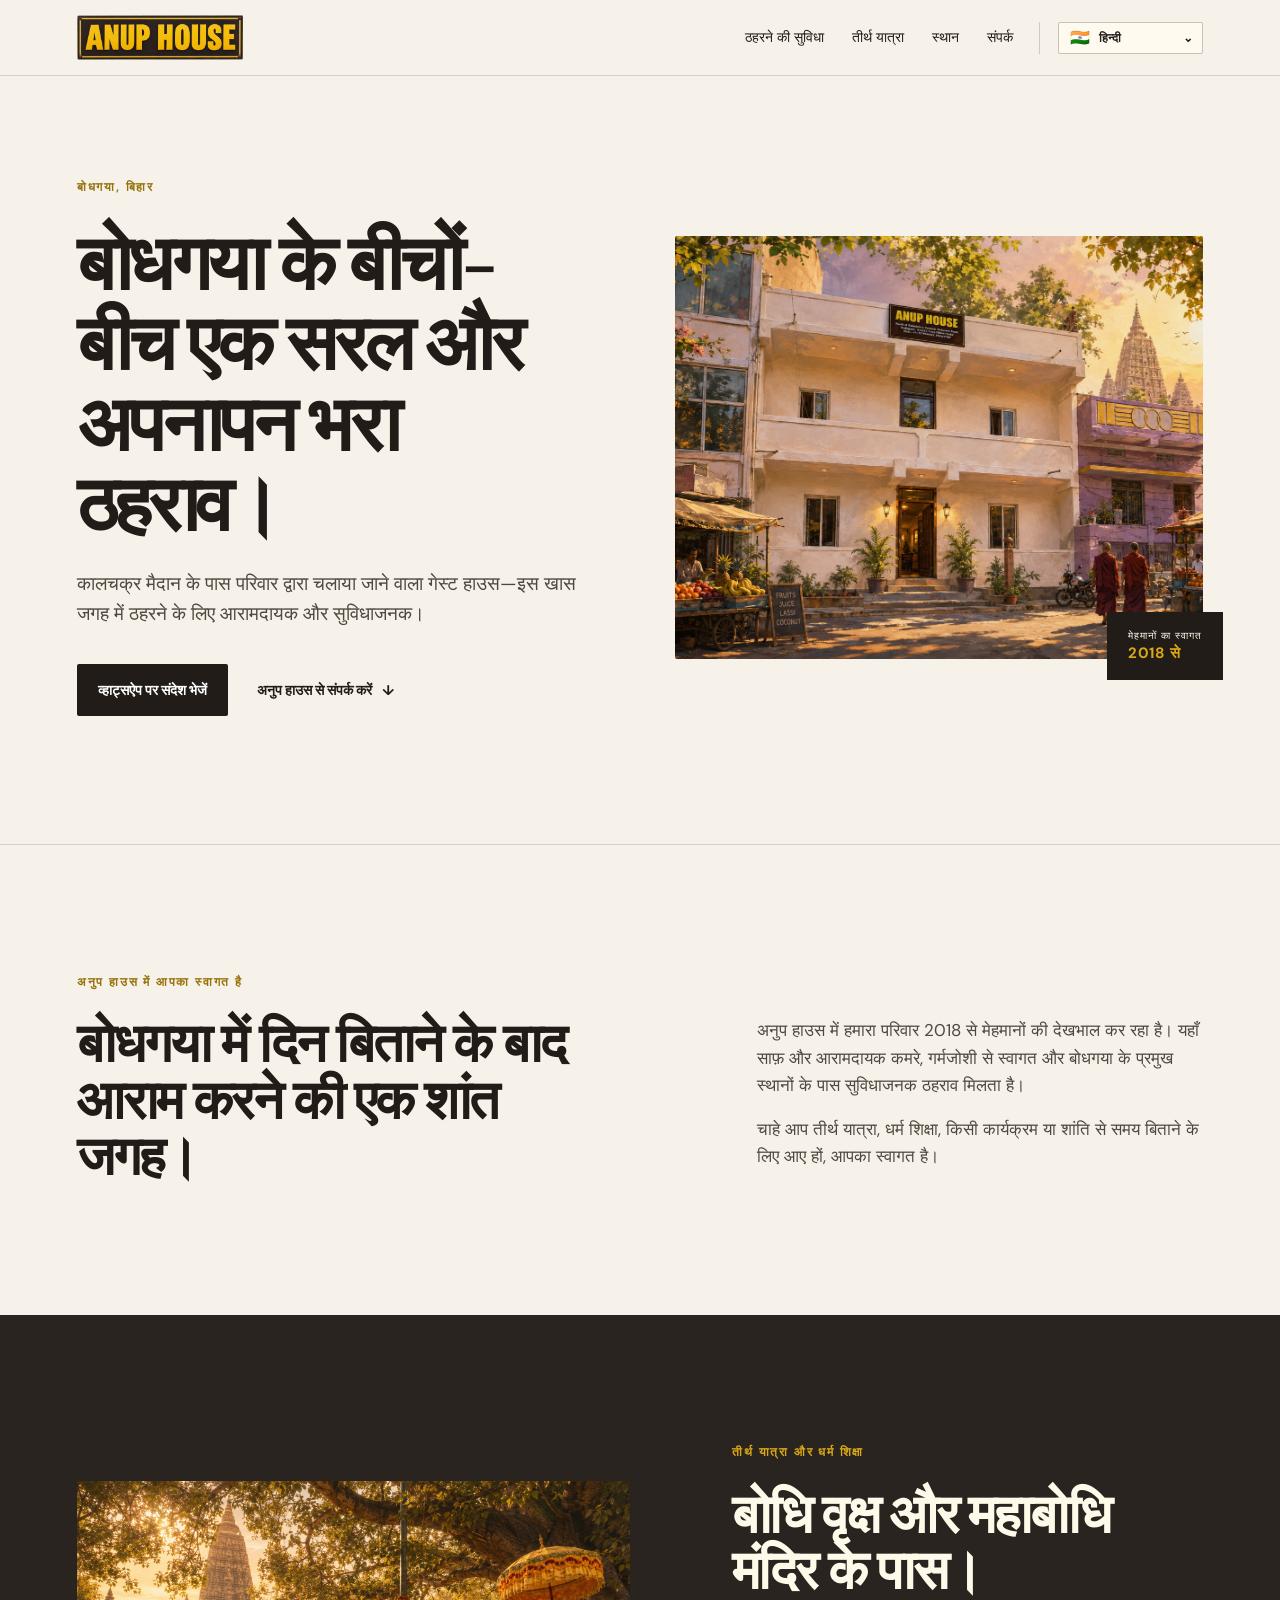
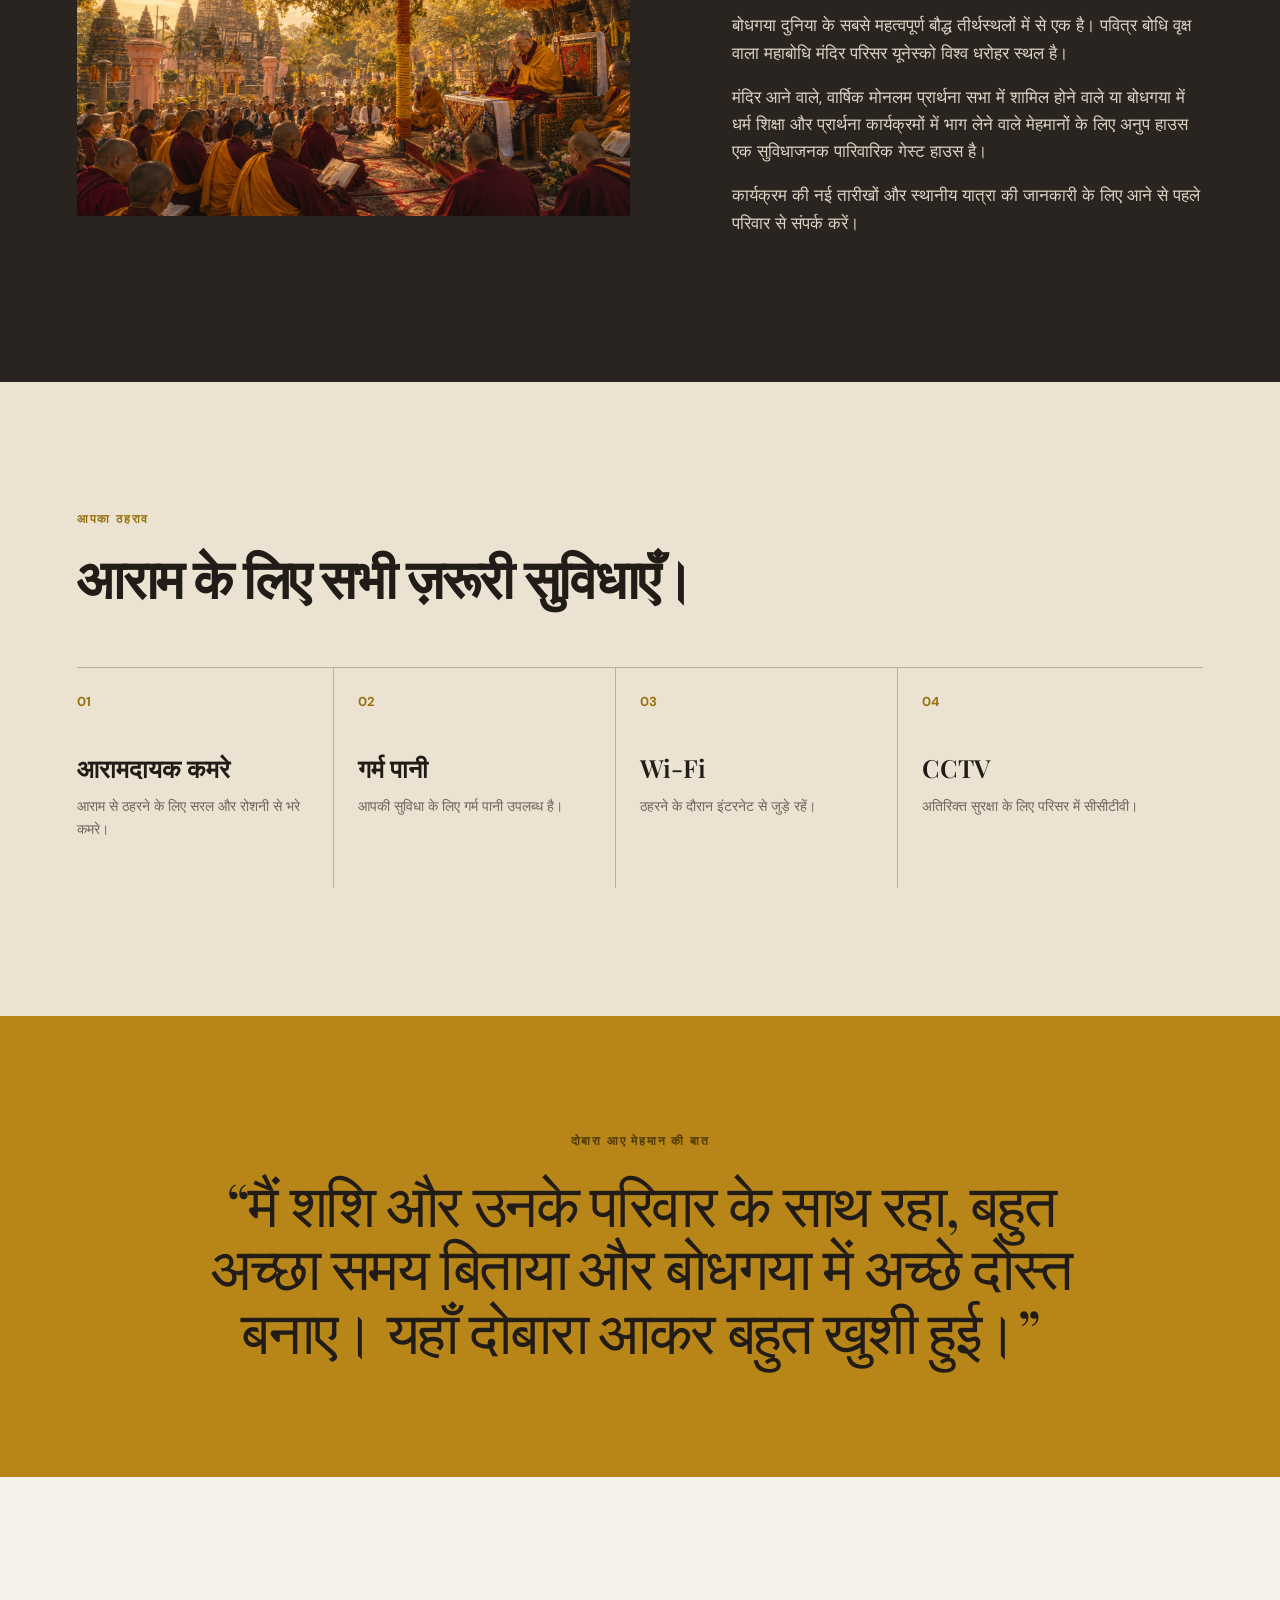
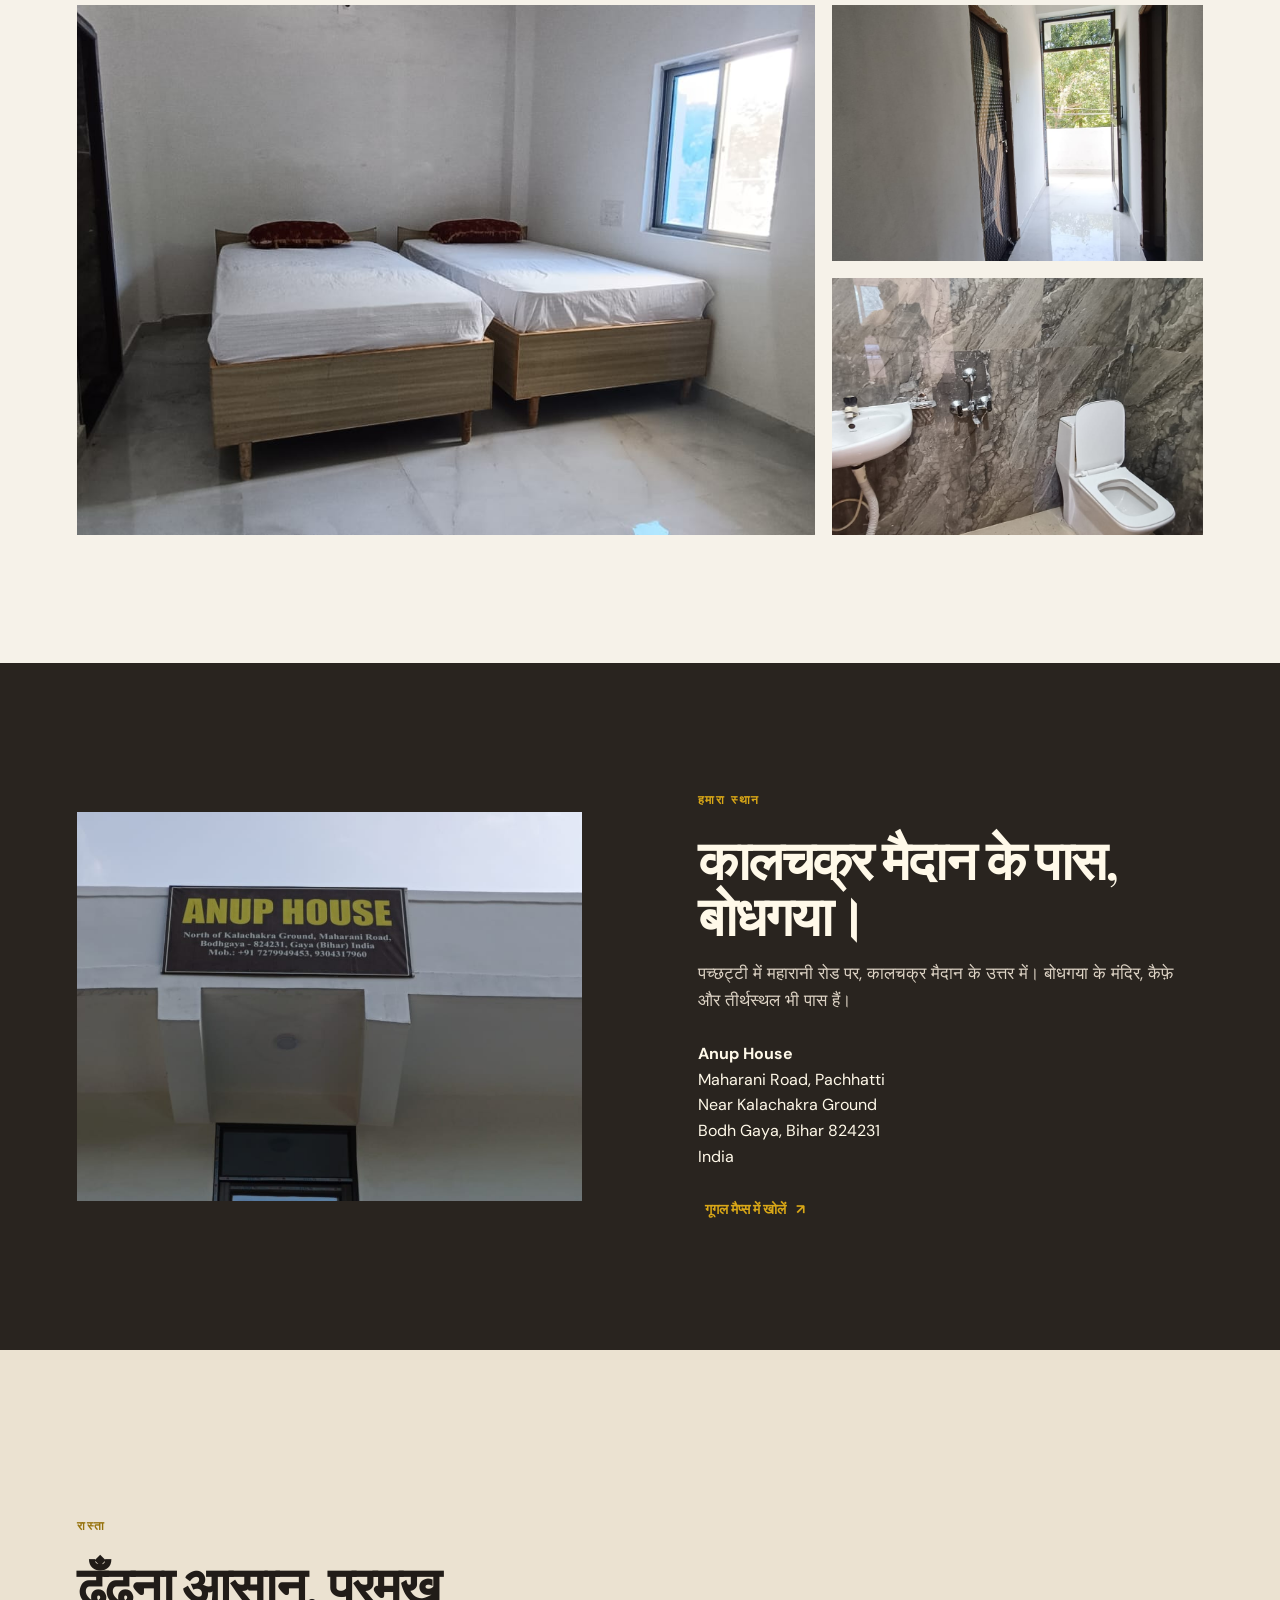
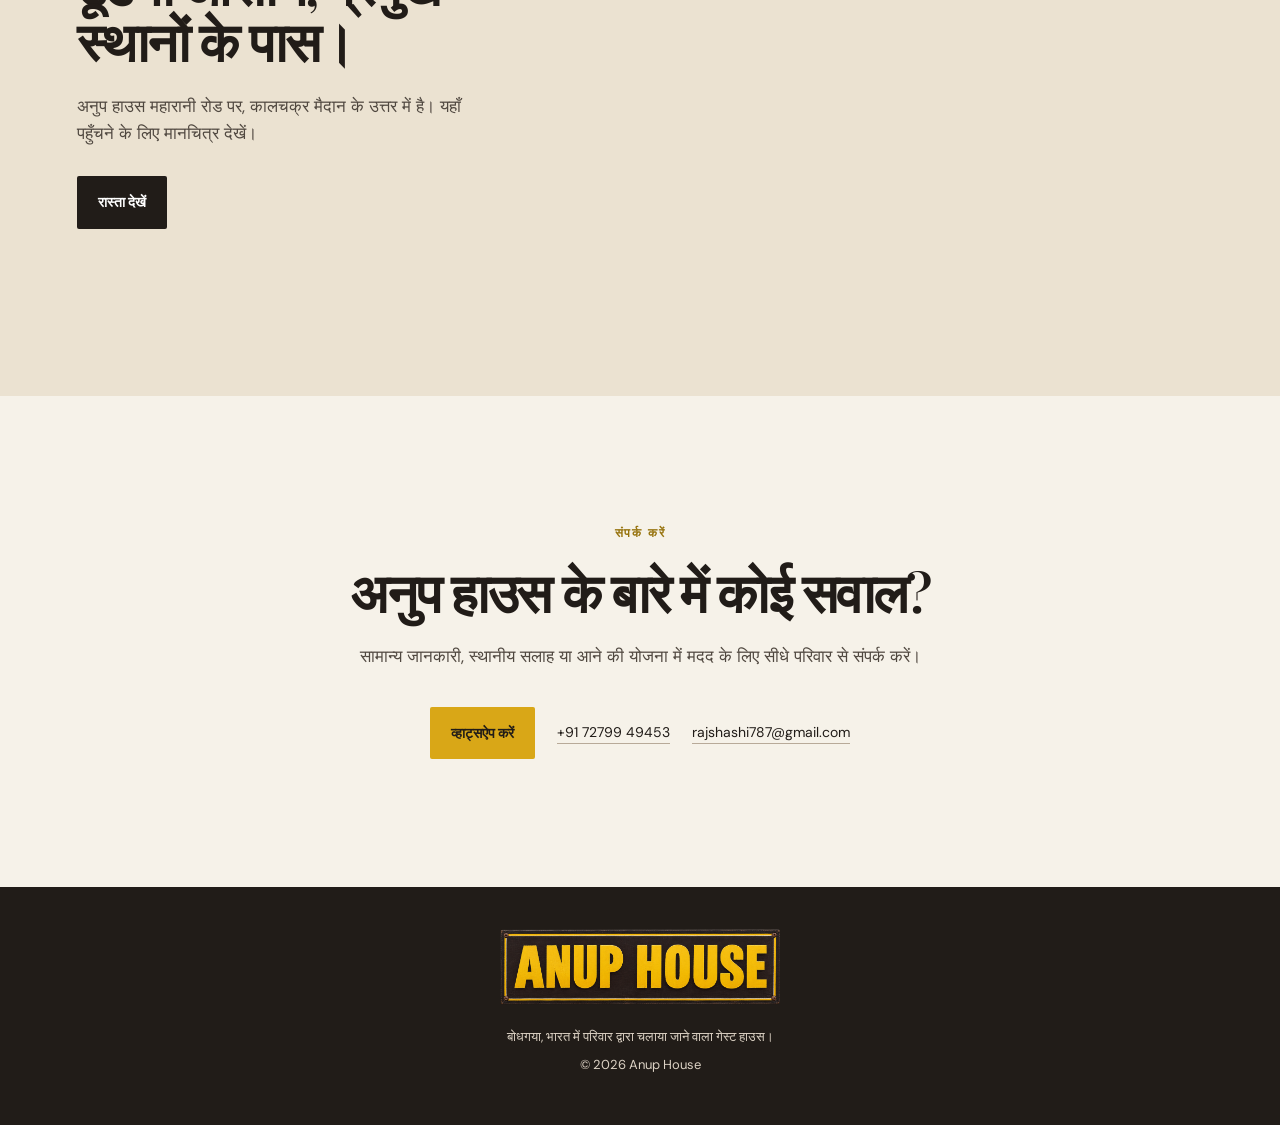
<file: hi/index.html>
<!doctype html>
<html lang="hi" data-language="hi">
  <head>
    <meta charset="UTF-8" />
    <meta name="viewport" content="width=device-width, initial-scale=1.0" />
    <meta name="description" content="कालचक्र मैदान के पास परिवार द्वारा चलाया जाने वाला गेस्ट हाउस—इस खास जगह में ठहरने के लिए आरामदायक और सुविधाजनक।" />
    <title>Anup House | बोधगया में पारिवारिक गेस्ट हाउस</title>
    <link rel="canonical" href="https://anup-house.pages.dev/hi/" />
    <!-- hreflang:start -->
    <link rel="alternate" hreflang="en" href="https://anup-house.pages.dev/" />
    <link rel="alternate" hreflang="hi" href="https://anup-house.pages.dev/hi/" />
    <link rel="alternate" hreflang="bo" href="https://anup-house.pages.dev/bo/" />
    <link rel="alternate" hreflang="ja" href="https://anup-house.pages.dev/ja/" />
    <link rel="alternate" hreflang="th" href="https://anup-house.pages.dev/th/" />
    <link rel="alternate" hreflang="vi" href="https://anup-house.pages.dev/vi/" />
    <link rel="alternate" hreflang="ko" href="https://anup-house.pages.dev/ko/" />
    <link rel="alternate" hreflang="zh-Hans" href="https://anup-house.pages.dev/zh-cn/" />
    <link rel="alternate" hreflang="zh-TW" href="https://anup-house.pages.dev/zh-tw/" />
    <link rel="alternate" hreflang="zh-HK" href="https://anup-house.pages.dev/yue-hk/" />
    <link rel="alternate" hreflang="my" href="https://anup-house.pages.dev/my/" />
    <link rel="alternate" hreflang="lo" href="https://anup-house.pages.dev/lo/" />
    <link rel="alternate" hreflang="x-default" href="https://anup-house.pages.dev/" />
    <!-- hreflang:end -->
    <link rel="icon" href="/assets/images/anup-house-sign.png" type="image/png" />
    <meta property="og:type" content="website" />
    <meta property="og:locale" content="hi_IN" />
    <meta property="og:url" content="https://anup-house.pages.dev/hi/" />
    <meta property="og:title" content="Anup House | बोधगया में पारिवारिक गेस्ट हाउस" />
    <meta property="og:description" content="कालचक्र मैदान के पास परिवार द्वारा चलाया जाने वाला गेस्ट हाउस—इस खास जगह में ठहरने के लिए आरामदायक और सुविधाजनक।" />
    <meta property="og:image" content="https://anup-house.pages.dev/assets/images/bodhgaya-street-scene.png" />
    <meta property="og:image:alt" content="Illustrated Bodhgaya street scene at Anup House" />
    <meta name="twitter:card" content="summary_large_image" />
    <link rel="preconnect" href="https://fonts.googleapis.com" />
    <link rel="preconnect" href="https://fonts.gstatic.com" crossorigin />
    <link href="https://fonts.googleapis.com/css2?family=DM+Sans:wght@400;500;600;700&family=Playfair+Display:ital,wght@0,500;0,600;0,700;1,500&display=swap" rel="stylesheet" />
    <link rel="stylesheet" href="/styles.css" />
    <script type="application/ld+json">
      {
        "@context": "https://schema.org",
        "@type": "LodgingBusiness",
        "name": "Anup House",
        "description": "कालचक्र मैदान के पास परिवार द्वारा चलाया जाने वाला गेस्ट हाउस—इस खास जगह में ठहरने के लिए आरामदायक और सुविधाजनक।",
        "url": "https://anup-house.pages.dev/hi/",
        "image": "https://anup-house.pages.dev/assets/images/bodhgaya-street-scene.png",
        "logo": "https://anup-house.pages.dev/assets/images/anup-house-sign.png",
        "email": "rajshashi787@gmail.com",
        "telephone": "+917279949453",
        "address": {
          "@type": "PostalAddress",
          "streetAddress": "Maharani Road, Pachhatti, near Kalachakra Ground",
          "addressLocality": "Bodh Gaya",
          "addressRegion": "Bihar",
          "postalCode": "824231",
          "addressCountry": "IN"
        },
        "geo": {
          "@type": "GeoCoordinates",
          "latitude": 24.7014747,
          "longitude": 84.9900972
        },
        "hasMap": "https://www.google.com/maps/place/ANUP+HOUSE/@24.7014747,84.9900972,17z/data=!4m9!3m8!1s0x39f32d466bd4a569:0xb8e0e1038535fe63!5m2!4m1!1i2!8m2!3d24.7014747!4d84.9900972!16s%2Fg%2F11xw13vmdd"
      }
    </script>
  </head>
  <body>
    <header class="site-header">
      <a class="brand" href="#top" aria-label="Anup House home"><img src="/assets/images/anup-house-sign.png" alt="Anup House" /></a>
      <nav aria-label="Main navigation">
        <a href="#stay" data-i18n="navStay">ठहरने की सुविधा</a>
        <a href="#pilgrimage" data-i18n="navPilgrimage">तीर्थ यात्रा</a>
        <a href="#location" data-i18n="navLocation">स्थान</a>
        <a href="#contact" data-i18n="navContact">संपर्क</a>
      </nav>
      <details class="language-switch">
        <summary aria-label="Choose language">
          <span id="current-language-marker" class="language-marker" aria-hidden="true">🌐</span>
          <span id="current-language">English</span>
          <span class="language-chevron" aria-hidden="true">⌄</span>
        </summary>
        <div class="language-menu" aria-label="Languages">
          <a href="/" data-language="en"><span class="language-marker" aria-hidden="true">🌐</span><span>English</span></a>
          <a href="/hi/" data-language="hi"><span class="language-marker" aria-hidden="true">🇮🇳</span><span>हिन्दी</span></a>
          <a href="/bo/" data-language="bo"><span class="language-marker" aria-hidden="true"><img src="/assets/images/tibetan-flag.svg" alt="" /></span><span>བོད་ཡིག</span></a>
          <a href="/ja/" data-language="ja"><span class="language-marker" aria-hidden="true">🇯🇵</span><span>日本語</span></a>
          <a href="/th/" data-language="th"><span class="language-marker" aria-hidden="true">🇹🇭</span><span>ไทย</span></a>
          <a href="/vi/" data-language="vi"><span class="language-marker" aria-hidden="true">🇻🇳</span><span>Tiếng Việt</span></a>
          <a href="/ko/" data-language="ko"><span class="language-marker" aria-hidden="true">🇰🇷</span><span>한국어</span></a>
          <a href="/zh-cn/" data-language="zh-CN"><span class="language-marker" aria-hidden="true"><img src="/assets/images/prc-flag.svg" alt="" /></span><span>简体中文</span></a>
          <a href="/zh-tw/" data-language="zh-TW"><span class="language-marker" aria-hidden="true"><img src="/assets/images/taiwan-flag.svg" alt="" /></span><span>繁體中文（台灣）</span></a>
          <a href="/yue-hk/" data-language="yue-HK"><span class="language-marker" aria-hidden="true"><img src="/assets/images/hong-kong-flag.svg" alt="" /></span><span>廣東話（香港）</span></a>
          <a href="/my/" data-language="my"><span class="language-marker" aria-hidden="true">🇲🇲</span><span>မြန်မာ</span></a>
          <a href="/lo/" data-language="lo"><span class="language-marker" aria-hidden="true">🇱🇦</span><span>ລາວ</span></a>
        </div>
      </details>
    </header>

    <main id="top">
      <section class="hero">
        <div class="hero-copy">
          <p class="eyebrow" data-i18n="heroEyebrow">बोधगया, बिहार</p>
          <h1 data-i18n="heroTitle">बोधगया के बीचों-बीच एक सरल और अपनापन भरा ठहराव।</h1>
          <p class="intro" data-i18n="heroIntro">कालचक्र मैदान के पास परिवार द्वारा चलाया जाने वाला गेस्ट हाउस—इस खास जगह में ठहरने के लिए आरामदायक और सुविधाजनक।</p>
          <div class="hero-actions">
            <a class="button button-dark" href="https://wa.me/917279949453" target="_blank" rel="noopener" data-i18n="whatsapp">व्हाट्सऐप पर संदेश भेजें</a>
            <a class="text-link" href="#contact"><span data-i18n="contactAnup">अनुप हाउस से संपर्क करें</span> <span aria-hidden="true">↓</span></a>
          </div>
        </div>
        <div class="hero-image-wrap">
          <img class="hero-image" src="/assets/images/bodhgaya-street-scene.png" alt="Illustrated street scene of Anup House in Bodhgaya" />
          <div class="since"><span data-i18n="welcoming">मेहमानों का स्वागत</span><br /><strong data-i18n="since">2018 से</strong></div>
        </div>
      </section>

      <section class="welcome section">
        <p class="eyebrow" data-i18n="welcomeEyebrow">अनुप हाउस में आपका स्वागत है</p>
        <div class="welcome-grid">
          <h2 data-i18n="welcomeTitle">बोधगया में दिन बिताने के बाद आराम करने की एक शांत जगह।</h2>
          <div>
            <p data-i18n="welcomeP1">अनुप हाउस में हमारा परिवार 2018 से मेहमानों की देखभाल कर रहा है। यहाँ साफ़ और आरामदायक कमरे, गर्मजोशी से स्वागत और बोधगया के प्रमुख स्थानों के पास सुविधाजनक ठहराव मिलता है।</p>
            <p data-i18n="welcomeP2">चाहे आप तीर्थ यात्रा, धर्म शिक्षा, किसी कार्यक्रम या शांति से समय बिताने के लिए आए हों, आपका स्वागत है।</p>
          </div>
        </div>
      </section>

      <section id="pilgrimage" class="pilgrimage section">
        <div class="pilgrimage-image">
          <img src="/assets/images/hhdl-bodhi-tree.png" alt="Illustration inspired by Buddhist teachings at the Bodhi Tree in Bodhgaya" />
        </div>
        <div class="pilgrimage-copy">
          <p class="eyebrow" data-i18n="pilgrimageEyebrow">तीर्थ यात्रा और धर्म शिक्षा</p>
          <h2 data-i18n="pilgrimageTitle">बोधि वृक्ष और महाबोधि मंदिर के पास।</h2>
          <p data-i18n="pilgrimageP1">बोधगया दुनिया के सबसे महत्वपूर्ण बौद्ध तीर्थस्थलों में से एक है। पवित्र बोधि वृक्ष वाला महाबोधि मंदिर परिसर यूनेस्को विश्व धरोहर स्थल है।</p>
          <p data-i18n="pilgrimageP2">मंदिर आने वाले, वार्षिक मोनलम प्रार्थना सभा में शामिल होने वाले या बोधगया में धर्म शिक्षा और प्रार्थना कार्यक्रमों में भाग लेने वाले मेहमानों के लिए अनुप हाउस एक सुविधाजनक पारिवारिक गेस्ट हाउस है।</p>
          <p data-i18n="pilgrimageP3">कार्यक्रम की नई तारीखों और स्थानीय यात्रा की जानकारी के लिए आने से पहले परिवार से संपर्क करें।</p>
        </div>
      </section>

      <section id="stay" class="stay section section-tint">
        <div class="section-heading">
          <p class="eyebrow" data-i18n="stayEyebrow">आपका ठहराव</p>
          <h2 data-i18n="stayTitle">आराम के लिए सभी ज़रूरी सुविधाएँ।</h2>
        </div>
        <div class="feature-grid">
          <article><span>01</span><h3 data-i18n="roomsTitle">आरामदायक कमरे</h3><p data-i18n="roomsText">आराम से ठहरने के लिए सरल और रोशनी से भरे कमरे।</p></article>
          <article><span>02</span><h3 data-i18n="waterTitle">गर्म पानी</h3><p data-i18n="waterText">आपकी सुविधा के लिए गर्म पानी उपलब्ध है।</p></article>
          <article><span>03</span><h3>Wi-Fi</h3><p data-i18n="wifiText">ठहरने के दौरान इंटरनेट से जुड़े रहें।</p></article>
          <article><span>04</span><h3>CCTV</h3><p data-i18n="cctvText">अतिरिक्त सुरक्षा के लिए परिसर में सीसीटीवी।</p></article>
        </div>
      </section>

      <section class="guest-note section" aria-label="Guest note">
        <p class="eyebrow" data-i18n="guestEyebrow">दोबारा आए मेहमान की बात</p>
        <blockquote data-i18n="guestQuote">“मैं शशि और उनके परिवार के साथ रहा, बहुत अच्छा समय बिताया और बोधगया में अच्छे दोस्त बनाए। यहाँ दोबारा आकर बहुत खुशी हुई।”</blockquote>
      </section>

      <section class="gallery section" aria-label="Anup House gallery">
        <div class="gallery-main"><img src="/assets/images/guesthouse-exterior.jpg" alt="A bright twin bedroom at Anup House" /></div>
        <div class="gallery-side"><img src="/assets/images/guesthouse-room-2.jpg" alt="A bright hallway leading out to a balcony at Anup House" /><img src="/assets/images/guesthouse-room-1.jpg" alt="Bathroom at Anup House" /></div>
      </section>

      <section id="location" class="location section">
        <div class="location-image"><img src="/assets/images/guesthouse-detail.jpg" alt="Anup House sign on Maharani Road" /></div>
        <div class="location-copy">
          <p class="eyebrow" data-i18n="locationEyebrow">हमारा स्थान</p>
          <h2 data-i18n="locationTitle">कालचक्र मैदान के पास, बोधगया।</h2>
          <p data-i18n="locationText">पच्छट्टी में महारानी रोड पर, कालचक्र मैदान के उत्तर में। बोधगया के मंदिर, कैफ़े और तीर्थस्थल भी पास हैं।</p>
          <address><strong>Anup House</strong><br />Maharani Road, Pachhatti<br />Near Kalachakra Ground<br />Bodh Gaya, Bihar 824231<br />India</address>
          <a class="text-link" href="https://www.google.com/maps/place/ANUP+HOUSE/@24.7014747,84.9900972,17z/data=!4m9!3m8!1s0x39f32d466bd4a569:0xb8e0e1038535fe63!5m2!4m1!1i2!8m2!3d24.7014747!4d84.9900972!16s%2Fg%2F11xw13vmdd" target="_blank" rel="noopener"><span data-i18n="googleMaps">गूगल मैप्स में खोलें</span> <span aria-hidden="true">↗</span></a>
        </div>
      </section>

      <section class="map-section section section-tint">
        <div class="map-copy">
          <p class="eyebrow" data-i18n="directionsEyebrow">रास्ता</p>
          <h2 data-i18n="directionsTitle">ढूँढना आसान, प्रमुख स्थानों के पास।</h2>
          <p data-i18n="directionsText">अनुप हाउस महारानी रोड पर, कालचक्र मैदान के उत्तर में है। यहाँ पहुँचने के लिए मानचित्र देखें।</p>
          <a class="button button-dark" href="https://www.google.com/maps/place/ANUP+HOUSE/@24.7014747,84.9900972,17z/data=!4m9!3m8!1s0x39f32d466bd4a569:0xb8e0e1038535fe63!5m2!4m1!1i2!8m2!3d24.7014747!4d84.9900972!16s%2Fg%2F11xw13vmdd" target="_blank" rel="noopener" data-i18n="directionsButton">रास्ता देखें</a>
        </div>
        <iframe class="map-frame" title="Map showing Anup House in Bodhgaya" src="https://www.google.com/maps?q=ANUP+HOUSE,+Maharani+Road,+Pachhatti,+Bodh+Gaya,+Bihar+824231,+India&amp;z=17&amp;output=embed" loading="lazy" referrerpolicy="no-referrer-when-downgrade"></iframe>
      </section>

      <section id="contact" class="contact section">
        <p class="eyebrow" data-i18n="contactEyebrow">संपर्क करें</p>
        <h2 data-i18n="contactTitle">अनुप हाउस के बारे में कोई सवाल?</h2>
        <p data-i18n="contactText">सामान्य जानकारी, स्थानीय सलाह या आने की योजना में मदद के लिए सीधे परिवार से संपर्क करें।</p>
        <div class="contact-actions">
          <a class="button button-gold" href="https://wa.me/917279949453" target="_blank" rel="noopener" data-i18n="whatsappUs">व्हाट्सऐप करें</a>
          <a class="contact-detail" href="tel:+917279949453">+91 72799 49453</a>
          <a class="contact-detail" href="mailto:rajshashi787@gmail.com">rajshashi787@gmail.com</a>
        </div>
      </section>
    </main>

    <footer>
      <img src="/assets/images/anup-house-sign.png" alt="Anup House" />
      <p data-i18n="footer">बोधगया, भारत में परिवार द्वारा चलाया जाने वाला गेस्ट हाउस।</p>
      <p>© <span id="year"></span> Anup House</p>
    </footer>
    <script src="/translations.js"></script>
  </body>
</html>
</file>
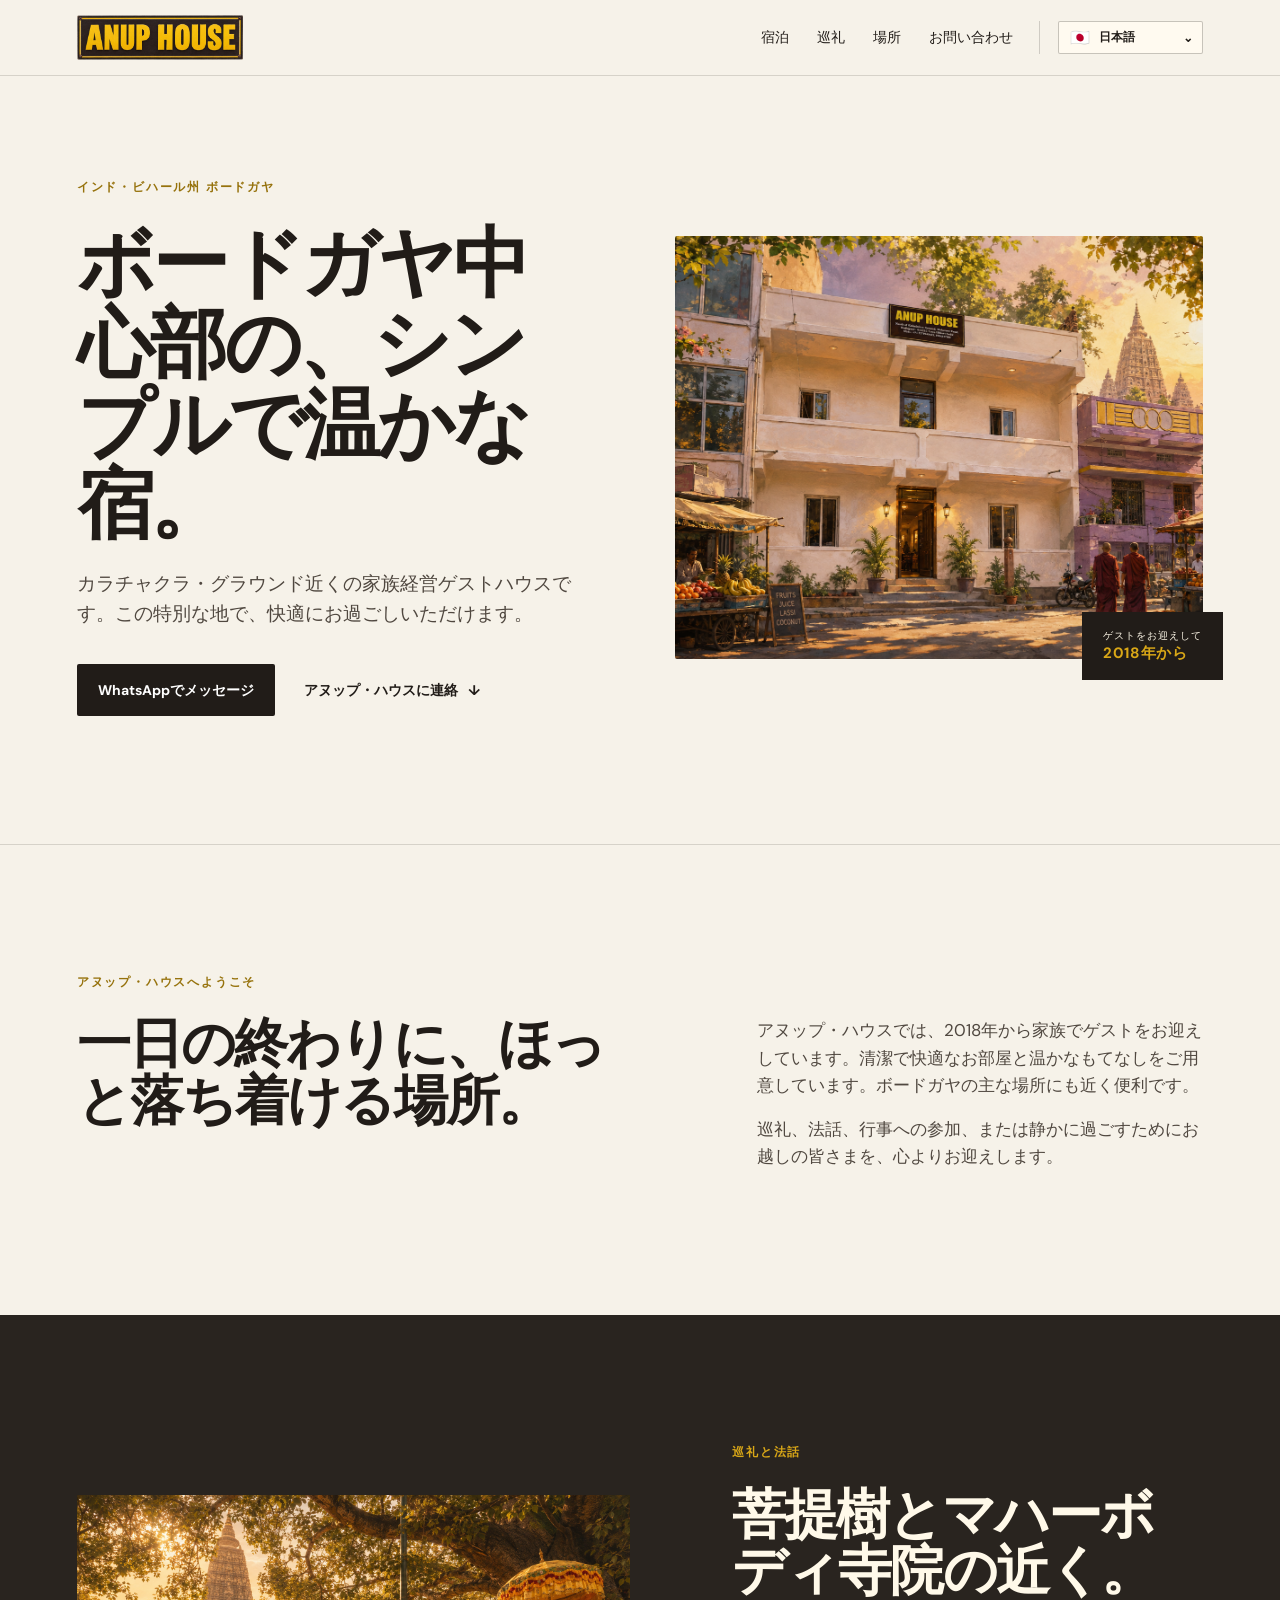
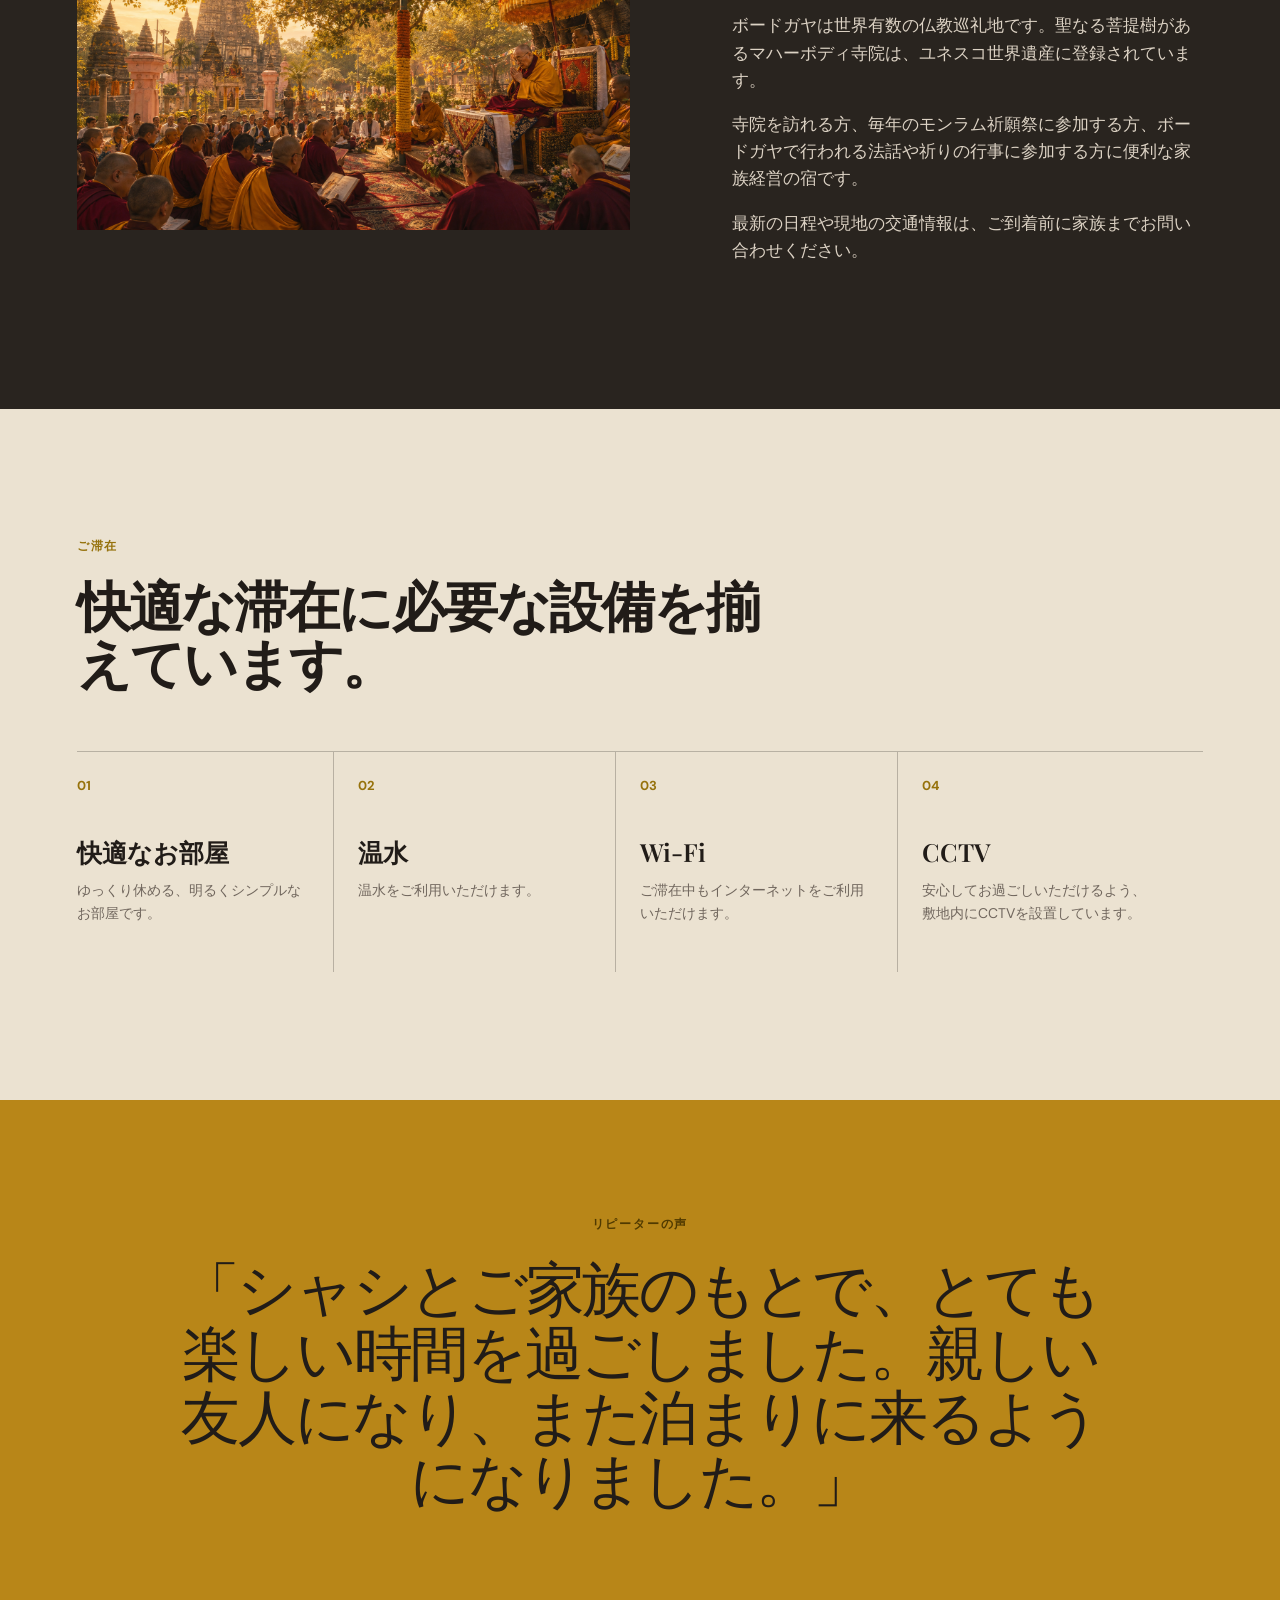
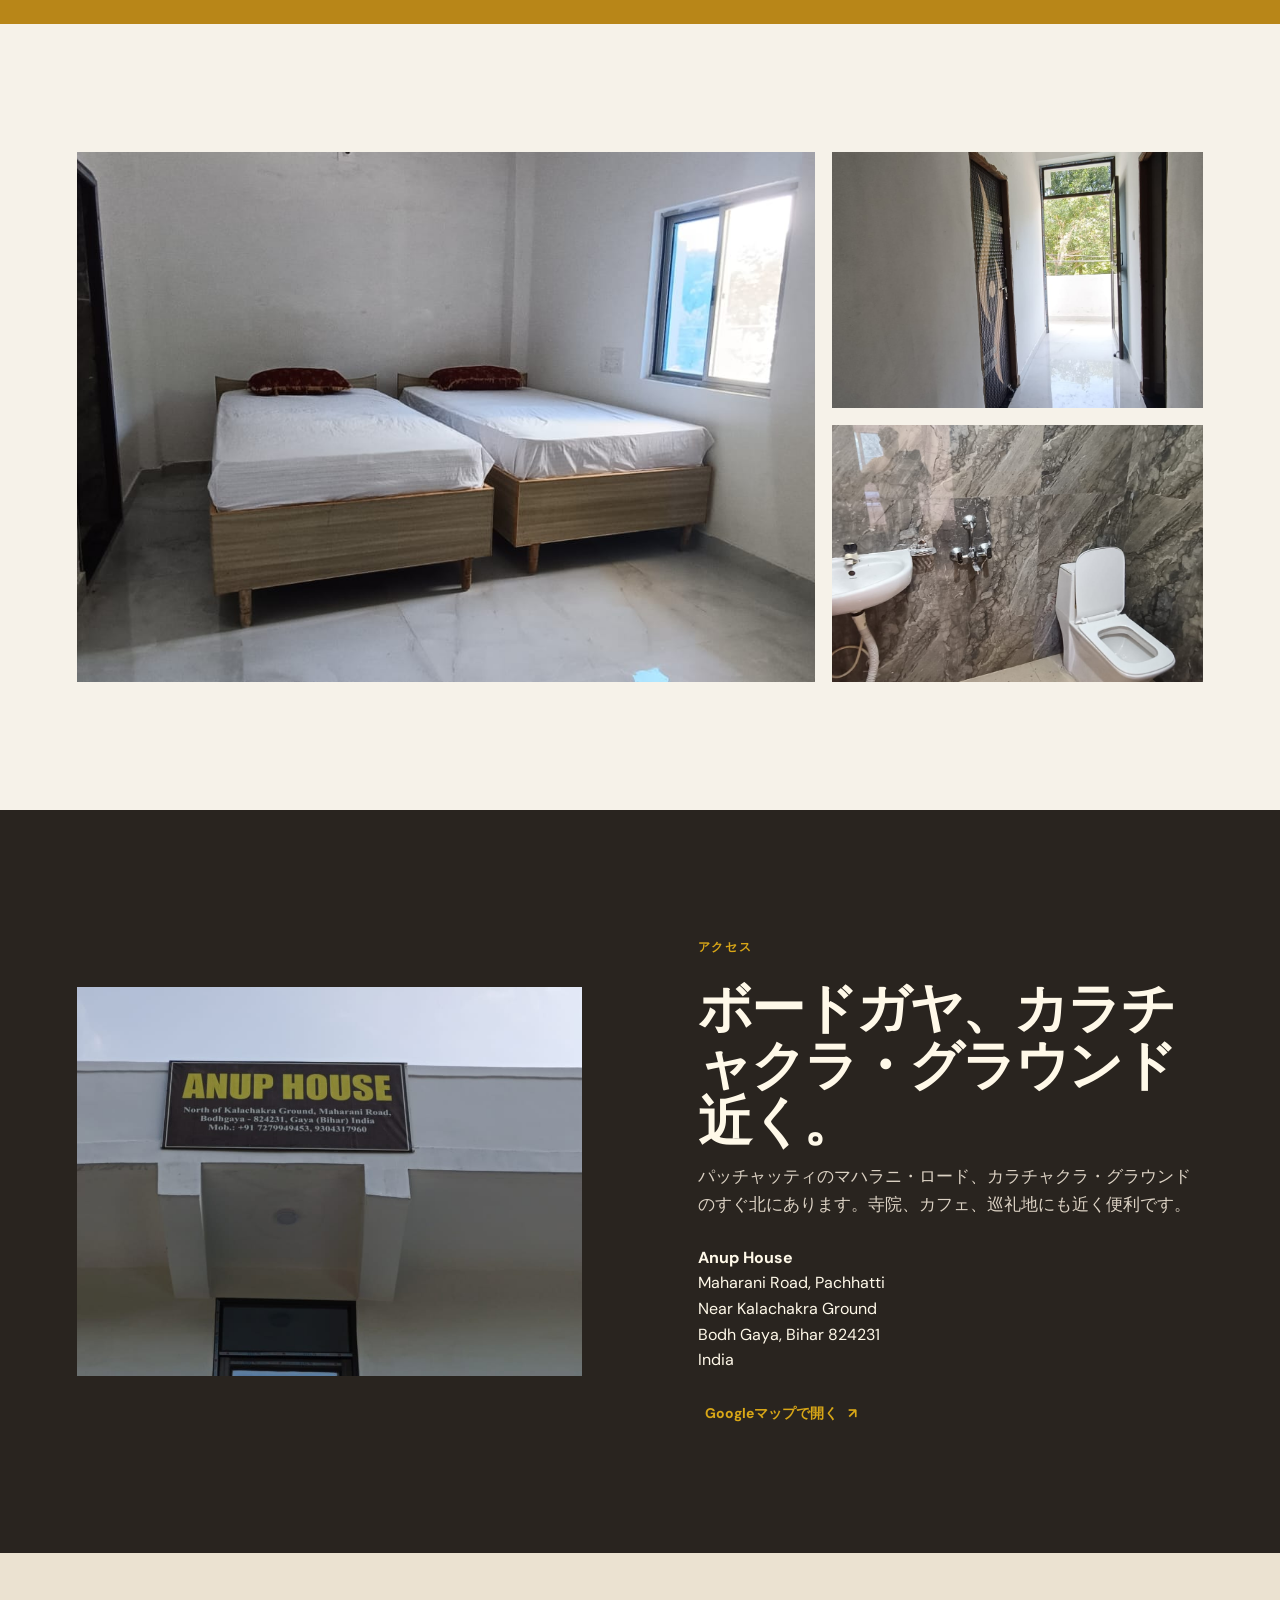
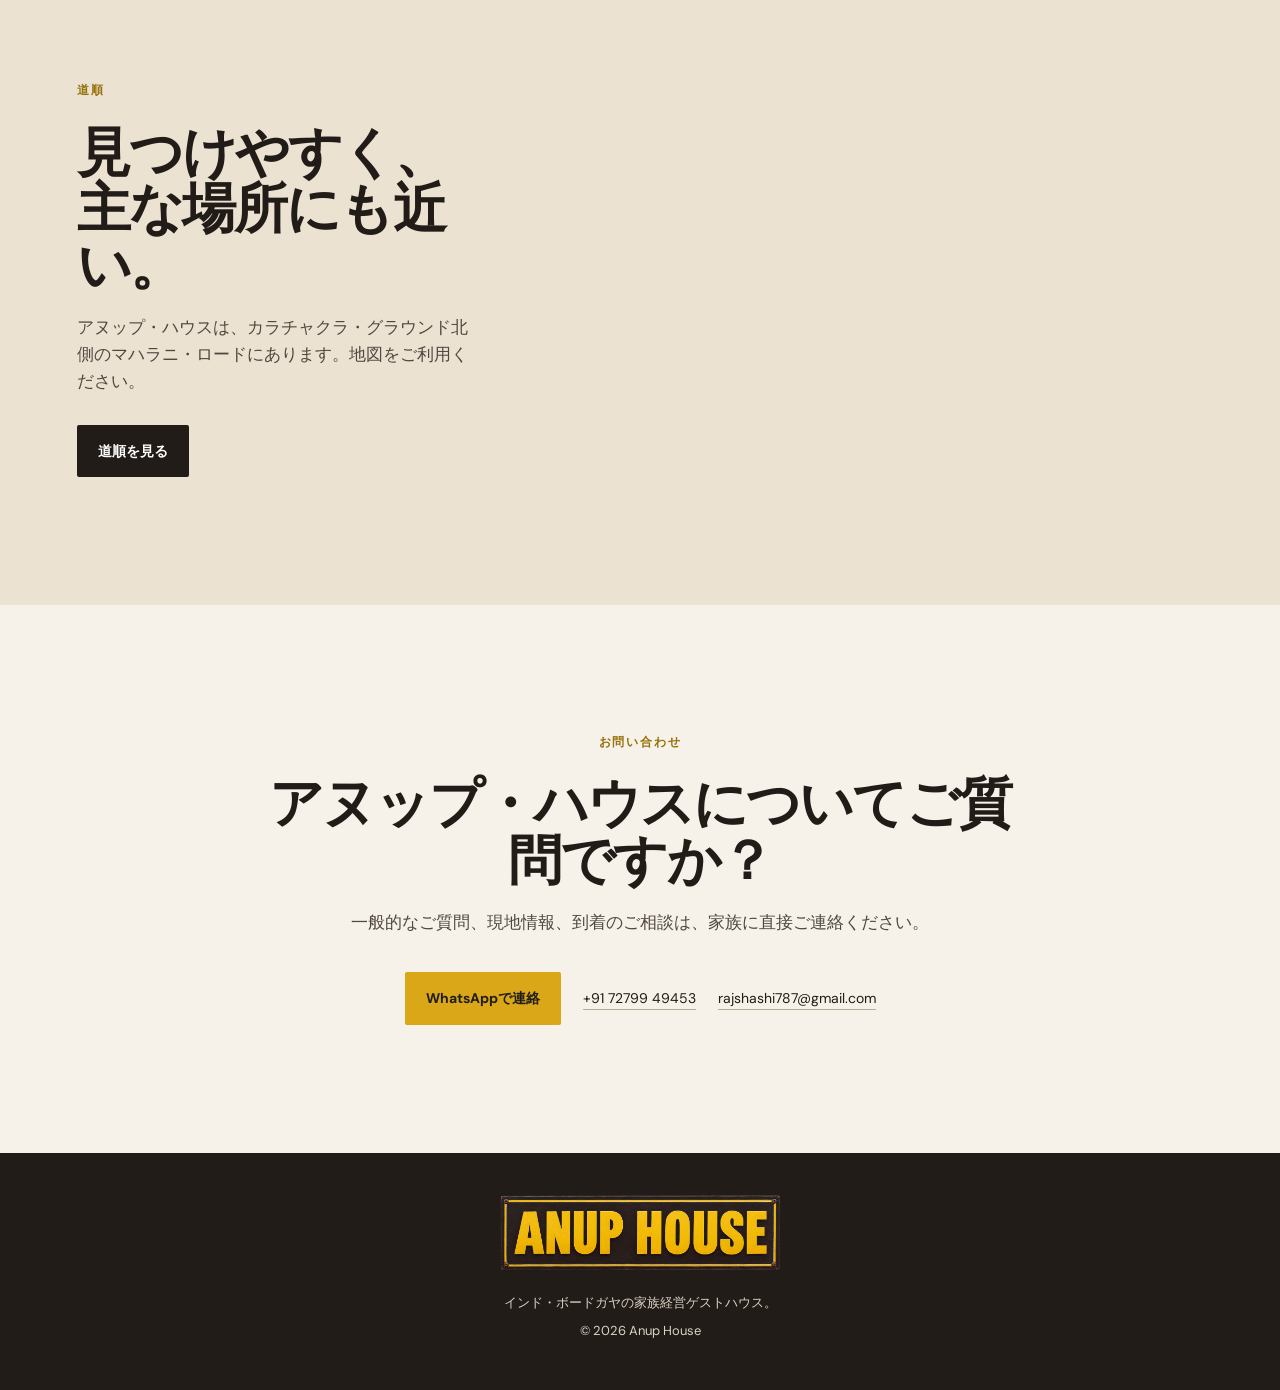
<file: ja/index.html>
<!doctype html>
<html lang="ja" data-language="ja">
  <head>
    <meta charset="UTF-8" />
    <meta name="viewport" content="width=device-width, initial-scale=1.0" />
    <meta name="description" content="カラチャクラ・グラウンド近くの家族経営ゲストハウスです。この特別な地で、快適にお過ごしいただけます。" />
    <title>Anup House | ボードガヤの家族経営ゲストハウス</title>
    <link rel="canonical" href="https://anup-house.pages.dev/ja/" />
    <!-- hreflang:start -->
    <link rel="alternate" hreflang="en" href="https://anup-house.pages.dev/" />
    <link rel="alternate" hreflang="hi" href="https://anup-house.pages.dev/hi/" />
    <link rel="alternate" hreflang="bo" href="https://anup-house.pages.dev/bo/" />
    <link rel="alternate" hreflang="ja" href="https://anup-house.pages.dev/ja/" />
    <link rel="alternate" hreflang="th" href="https://anup-house.pages.dev/th/" />
    <link rel="alternate" hreflang="vi" href="https://anup-house.pages.dev/vi/" />
    <link rel="alternate" hreflang="ko" href="https://anup-house.pages.dev/ko/" />
    <link rel="alternate" hreflang="zh-Hans" href="https://anup-house.pages.dev/zh-cn/" />
    <link rel="alternate" hreflang="zh-TW" href="https://anup-house.pages.dev/zh-tw/" />
    <link rel="alternate" hreflang="zh-HK" href="https://anup-house.pages.dev/yue-hk/" />
    <link rel="alternate" hreflang="my" href="https://anup-house.pages.dev/my/" />
    <link rel="alternate" hreflang="lo" href="https://anup-house.pages.dev/lo/" />
    <link rel="alternate" hreflang="x-default" href="https://anup-house.pages.dev/" />
    <!-- hreflang:end -->
    <link rel="icon" href="/assets/images/anup-house-sign.png" type="image/png" />
    <meta property="og:type" content="website" />
    <meta property="og:locale" content="ja_JP" />
    <meta property="og:url" content="https://anup-house.pages.dev/ja/" />
    <meta property="og:title" content="Anup House | ボードガヤの家族経営ゲストハウス" />
    <meta property="og:description" content="カラチャクラ・グラウンド近くの家族経営ゲストハウスです。この特別な地で、快適にお過ごしいただけます。" />
    <meta property="og:image" content="https://anup-house.pages.dev/assets/images/bodhgaya-street-scene.png" />
    <meta property="og:image:alt" content="Illustrated Bodhgaya street scene at Anup House" />
    <meta name="twitter:card" content="summary_large_image" />
    <link rel="preconnect" href="https://fonts.googleapis.com" />
    <link rel="preconnect" href="https://fonts.gstatic.com" crossorigin />
    <link href="https://fonts.googleapis.com/css2?family=DM+Sans:wght@400;500;600;700&family=Playfair+Display:ital,wght@0,500;0,600;0,700;1,500&display=swap" rel="stylesheet" />
    <link rel="stylesheet" href="/styles.css" />
    <script type="application/ld+json">
      {
        "@context": "https://schema.org",
        "@type": "LodgingBusiness",
        "name": "Anup House",
        "description": "カラチャクラ・グラウンド近くの家族経営ゲストハウスです。この特別な地で、快適にお過ごしいただけます。",
        "url": "https://anup-house.pages.dev/ja/",
        "image": "https://anup-house.pages.dev/assets/images/bodhgaya-street-scene.png",
        "logo": "https://anup-house.pages.dev/assets/images/anup-house-sign.png",
        "email": "rajshashi787@gmail.com",
        "telephone": "+917279949453",
        "address": {
          "@type": "PostalAddress",
          "streetAddress": "Maharani Road, Pachhatti, near Kalachakra Ground",
          "addressLocality": "Bodh Gaya",
          "addressRegion": "Bihar",
          "postalCode": "824231",
          "addressCountry": "IN"
        },
        "geo": {
          "@type": "GeoCoordinates",
          "latitude": 24.7014747,
          "longitude": 84.9900972
        },
        "hasMap": "https://www.google.com/maps/place/ANUP+HOUSE/@24.7014747,84.9900972,17z/data=!4m9!3m8!1s0x39f32d466bd4a569:0xb8e0e1038535fe63!5m2!4m1!1i2!8m2!3d24.7014747!4d84.9900972!16s%2Fg%2F11xw13vmdd"
      }
    </script>
  </head>
  <body>
    <header class="site-header">
      <a class="brand" href="#top" aria-label="Anup House home"><img src="/assets/images/anup-house-sign.png" alt="Anup House" /></a>
      <nav aria-label="Main navigation">
        <a href="#stay" data-i18n="navStay">宿泊</a>
        <a href="#pilgrimage" data-i18n="navPilgrimage">巡礼</a>
        <a href="#location" data-i18n="navLocation">場所</a>
        <a href="#contact" data-i18n="navContact">お問い合わせ</a>
      </nav>
      <details class="language-switch">
        <summary aria-label="Choose language">
          <span id="current-language-marker" class="language-marker" aria-hidden="true">🌐</span>
          <span id="current-language">English</span>
          <span class="language-chevron" aria-hidden="true">⌄</span>
        </summary>
        <div class="language-menu" aria-label="Languages">
          <a href="/" data-language="en"><span class="language-marker" aria-hidden="true">🌐</span><span>English</span></a>
          <a href="/hi/" data-language="hi"><span class="language-marker" aria-hidden="true">🇮🇳</span><span>हिन्दी</span></a>
          <a href="/bo/" data-language="bo"><span class="language-marker" aria-hidden="true"><img src="/assets/images/tibetan-flag.svg" alt="" /></span><span>བོད་ཡིག</span></a>
          <a href="/ja/" data-language="ja"><span class="language-marker" aria-hidden="true">🇯🇵</span><span>日本語</span></a>
          <a href="/th/" data-language="th"><span class="language-marker" aria-hidden="true">🇹🇭</span><span>ไทย</span></a>
          <a href="/vi/" data-language="vi"><span class="language-marker" aria-hidden="true">🇻🇳</span><span>Tiếng Việt</span></a>
          <a href="/ko/" data-language="ko"><span class="language-marker" aria-hidden="true">🇰🇷</span><span>한국어</span></a>
          <a href="/zh-cn/" data-language="zh-CN"><span class="language-marker" aria-hidden="true"><img src="/assets/images/prc-flag.svg" alt="" /></span><span>简体中文</span></a>
          <a href="/zh-tw/" data-language="zh-TW"><span class="language-marker" aria-hidden="true"><img src="/assets/images/taiwan-flag.svg" alt="" /></span><span>繁體中文（台灣）</span></a>
          <a href="/yue-hk/" data-language="yue-HK"><span class="language-marker" aria-hidden="true"><img src="/assets/images/hong-kong-flag.svg" alt="" /></span><span>廣東話（香港）</span></a>
          <a href="/my/" data-language="my"><span class="language-marker" aria-hidden="true">🇲🇲</span><span>မြန်မာ</span></a>
          <a href="/lo/" data-language="lo"><span class="language-marker" aria-hidden="true">🇱🇦</span><span>ລາວ</span></a>
        </div>
      </details>
    </header>

    <main id="top">
      <section class="hero">
        <div class="hero-copy">
          <p class="eyebrow" data-i18n="heroEyebrow">インド・ビハール州 ボードガヤ</p>
          <h1 data-i18n="heroTitle">ボードガヤ中心部の、シンプルで温かな宿。</h1>
          <p class="intro" data-i18n="heroIntro">カラチャクラ・グラウンド近くの家族経営ゲストハウスです。この特別な地で、快適にお過ごしいただけます。</p>
          <div class="hero-actions">
            <a class="button button-dark" href="https://wa.me/917279949453" target="_blank" rel="noopener" data-i18n="whatsapp">WhatsAppでメッセージ</a>
            <a class="text-link" href="#contact"><span data-i18n="contactAnup">アヌップ・ハウスに連絡</span> <span aria-hidden="true">↓</span></a>
          </div>
        </div>
        <div class="hero-image-wrap">
          <img class="hero-image" src="/assets/images/bodhgaya-street-scene.png" alt="Illustrated street scene of Anup House in Bodhgaya" />
          <div class="since"><span data-i18n="welcoming">ゲストをお迎えして</span><br /><strong data-i18n="since">2018年から</strong></div>
        </div>
      </section>

      <section class="welcome section">
        <p class="eyebrow" data-i18n="welcomeEyebrow">アヌップ・ハウスへようこそ</p>
        <div class="welcome-grid">
          <h2 data-i18n="welcomeTitle">一日の終わりに、ほっと落ち着ける場所。</h2>
          <div>
            <p data-i18n="welcomeP1">アヌップ・ハウスでは、2018年から家族でゲストをお迎えしています。清潔で快適なお部屋と温かなもてなしをご用意しています。ボードガヤの主な場所にも近く便利です。</p>
            <p data-i18n="welcomeP2">巡礼、法話、行事への参加、または静かに過ごすためにお越しの皆さまを、心よりお迎えします。</p>
          </div>
        </div>
      </section>

      <section id="pilgrimage" class="pilgrimage section">
        <div class="pilgrimage-image">
          <img src="/assets/images/hhdl-bodhi-tree.png" alt="Illustration inspired by Buddhist teachings at the Bodhi Tree in Bodhgaya" />
        </div>
        <div class="pilgrimage-copy">
          <p class="eyebrow" data-i18n="pilgrimageEyebrow">巡礼と法話</p>
          <h2 data-i18n="pilgrimageTitle">菩提樹とマハーボディ寺院の近く。</h2>
          <p data-i18n="pilgrimageP1">ボードガヤは世界有数の仏教巡礼地です。聖なる菩提樹があるマハーボディ寺院は、ユネスコ世界遺産に登録されています。</p>
          <p data-i18n="pilgrimageP2">寺院を訪れる方、毎年のモンラム祈願祭に参加する方、ボードガヤで行われる法話や祈りの行事に参加する方に便利な家族経営の宿です。</p>
          <p data-i18n="pilgrimageP3">最新の日程や現地の交通情報は、ご到着前に家族までお問い合わせください。</p>
        </div>
      </section>

      <section id="stay" class="stay section section-tint">
        <div class="section-heading">
          <p class="eyebrow" data-i18n="stayEyebrow">ご滞在</p>
          <h2 data-i18n="stayTitle">快適な滞在に必要な設備を揃えています。</h2>
        </div>
        <div class="feature-grid">
          <article><span>01</span><h3 data-i18n="roomsTitle">快適なお部屋</h3><p data-i18n="roomsText">ゆっくり休める、明るくシンプルなお部屋です。</p></article>
          <article><span>02</span><h3 data-i18n="waterTitle">温水</h3><p data-i18n="waterText">温水をご利用いただけます。</p></article>
          <article><span>03</span><h3>Wi-Fi</h3><p data-i18n="wifiText">ご滞在中もインターネットをご利用いただけます。</p></article>
          <article><span>04</span><h3>CCTV</h3><p data-i18n="cctvText">安心してお過ごしいただけるよう、敷地内にCCTVを設置しています。</p></article>
        </div>
      </section>

      <section class="guest-note section" aria-label="Guest note">
        <p class="eyebrow" data-i18n="guestEyebrow">リピーターの声</p>
        <blockquote data-i18n="guestQuote">「シャシとご家族のもとで、とても楽しい時間を過ごしました。親しい友人になり、また泊まりに来るようになりました。」</blockquote>
      </section>

      <section class="gallery section" aria-label="Anup House gallery">
        <div class="gallery-main"><img src="/assets/images/guesthouse-exterior.jpg" alt="A bright twin bedroom at Anup House" /></div>
        <div class="gallery-side"><img src="/assets/images/guesthouse-room-2.jpg" alt="A bright hallway leading out to a balcony at Anup House" /><img src="/assets/images/guesthouse-room-1.jpg" alt="Bathroom at Anup House" /></div>
      </section>

      <section id="location" class="location section">
        <div class="location-image"><img src="/assets/images/guesthouse-detail.jpg" alt="Anup House sign on Maharani Road" /></div>
        <div class="location-copy">
          <p class="eyebrow" data-i18n="locationEyebrow">アクセス</p>
          <h2 data-i18n="locationTitle">ボードガヤ、カラチャクラ・グラウンド近く。</h2>
          <p data-i18n="locationText">パッチャッティのマハラニ・ロード、カラチャクラ・グラウンドのすぐ北にあります。寺院、カフェ、巡礼地にも近く便利です。</p>
          <address><strong>Anup House</strong><br />Maharani Road, Pachhatti<br />Near Kalachakra Ground<br />Bodh Gaya, Bihar 824231<br />India</address>
          <a class="text-link" href="https://www.google.com/maps/place/ANUP+HOUSE/@24.7014747,84.9900972,17z/data=!4m9!3m8!1s0x39f32d466bd4a569:0xb8e0e1038535fe63!5m2!4m1!1i2!8m2!3d24.7014747!4d84.9900972!16s%2Fg%2F11xw13vmdd" target="_blank" rel="noopener"><span data-i18n="googleMaps">Googleマップで開く</span> <span aria-hidden="true">↗</span></a>
        </div>
      </section>

      <section class="map-section section section-tint">
        <div class="map-copy">
          <p class="eyebrow" data-i18n="directionsEyebrow">道順</p>
          <h2 data-i18n="directionsTitle">見つけやすく、主な場所にも近い。</h2>
          <p data-i18n="directionsText">アヌップ・ハウスは、カラチャクラ・グラウンド北側のマハラニ・ロードにあります。地図をご利用ください。</p>
          <a class="button button-dark" href="https://www.google.com/maps/place/ANUP+HOUSE/@24.7014747,84.9900972,17z/data=!4m9!3m8!1s0x39f32d466bd4a569:0xb8e0e1038535fe63!5m2!4m1!1i2!8m2!3d24.7014747!4d84.9900972!16s%2Fg%2F11xw13vmdd" target="_blank" rel="noopener" data-i18n="directionsButton">道順を見る</a>
        </div>
        <iframe class="map-frame" title="Map showing Anup House in Bodhgaya" src="https://www.google.com/maps?q=ANUP+HOUSE,+Maharani+Road,+Pachhatti,+Bodh+Gaya,+Bihar+824231,+India&amp;z=17&amp;output=embed" loading="lazy" referrerpolicy="no-referrer-when-downgrade"></iframe>
      </section>

      <section id="contact" class="contact section">
        <p class="eyebrow" data-i18n="contactEyebrow">お問い合わせ</p>
        <h2 data-i18n="contactTitle">アヌップ・ハウスについてご質問ですか？</h2>
        <p data-i18n="contactText">一般的なご質問、現地情報、到着のご相談は、家族に直接ご連絡ください。</p>
        <div class="contact-actions">
          <a class="button button-gold" href="https://wa.me/917279949453" target="_blank" rel="noopener" data-i18n="whatsappUs">WhatsAppで連絡</a>
          <a class="contact-detail" href="tel:+917279949453">+91 72799 49453</a>
          <a class="contact-detail" href="mailto:rajshashi787@gmail.com">rajshashi787@gmail.com</a>
        </div>
      </section>
    </main>

    <footer>
      <img src="/assets/images/anup-house-sign.png" alt="Anup House" />
      <p data-i18n="footer">インド・ボードガヤの家族経営ゲストハウス。</p>
      <p>© <span id="year"></span> Anup House</p>
    </footer>
    <script src="/translations.js"></script>
  </body>
</html>
</file>
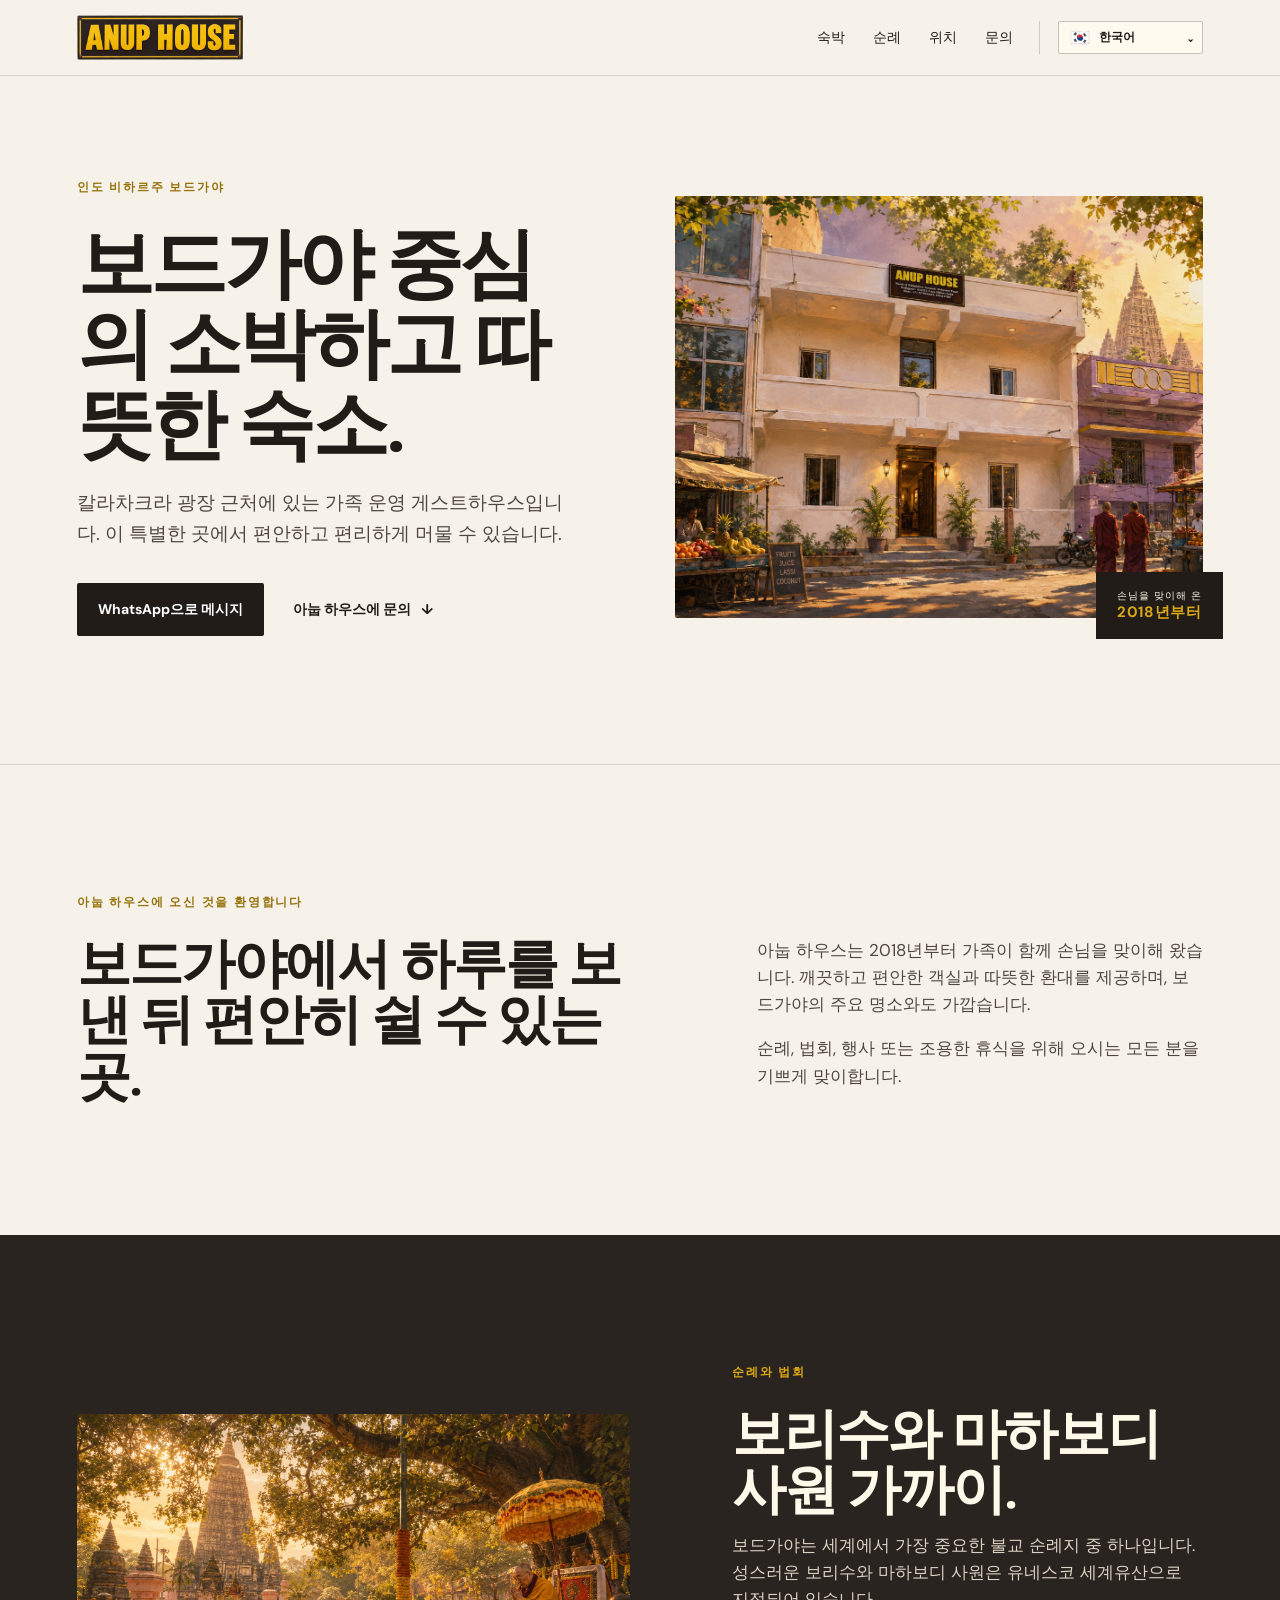
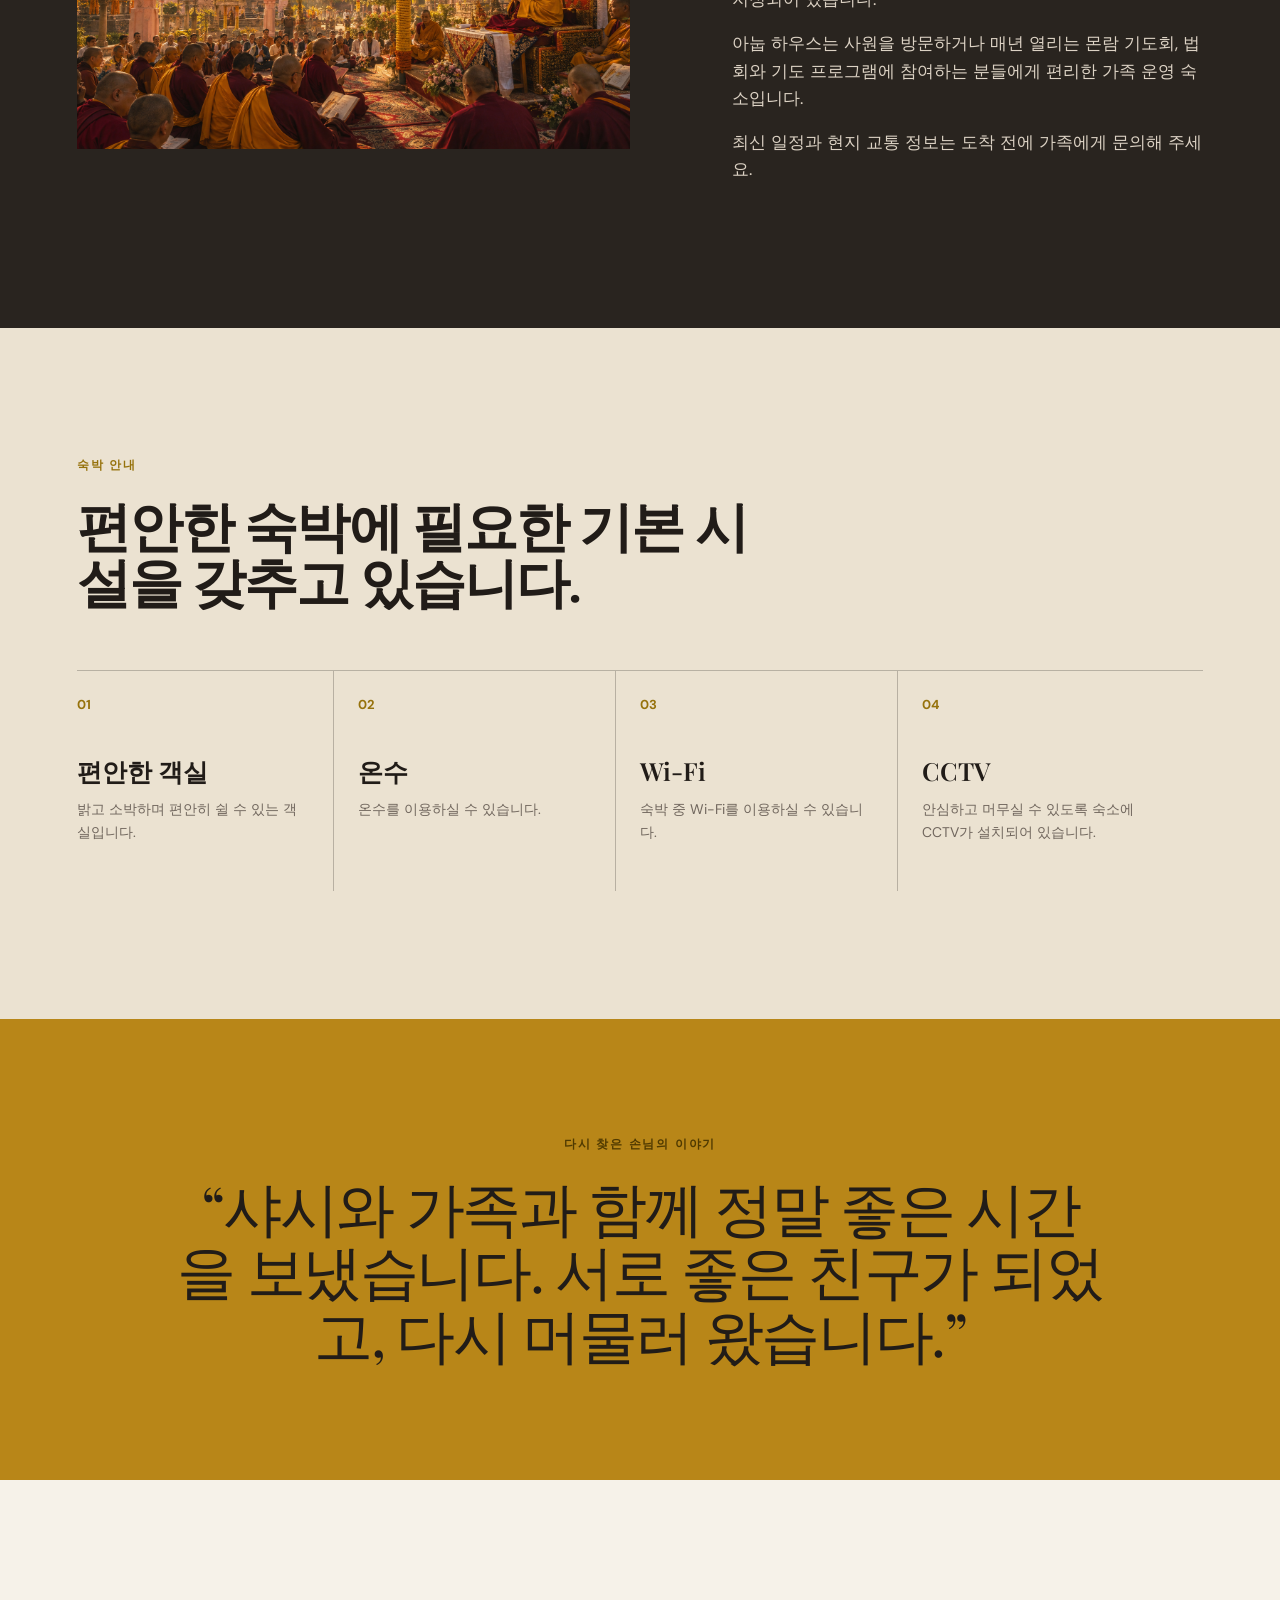
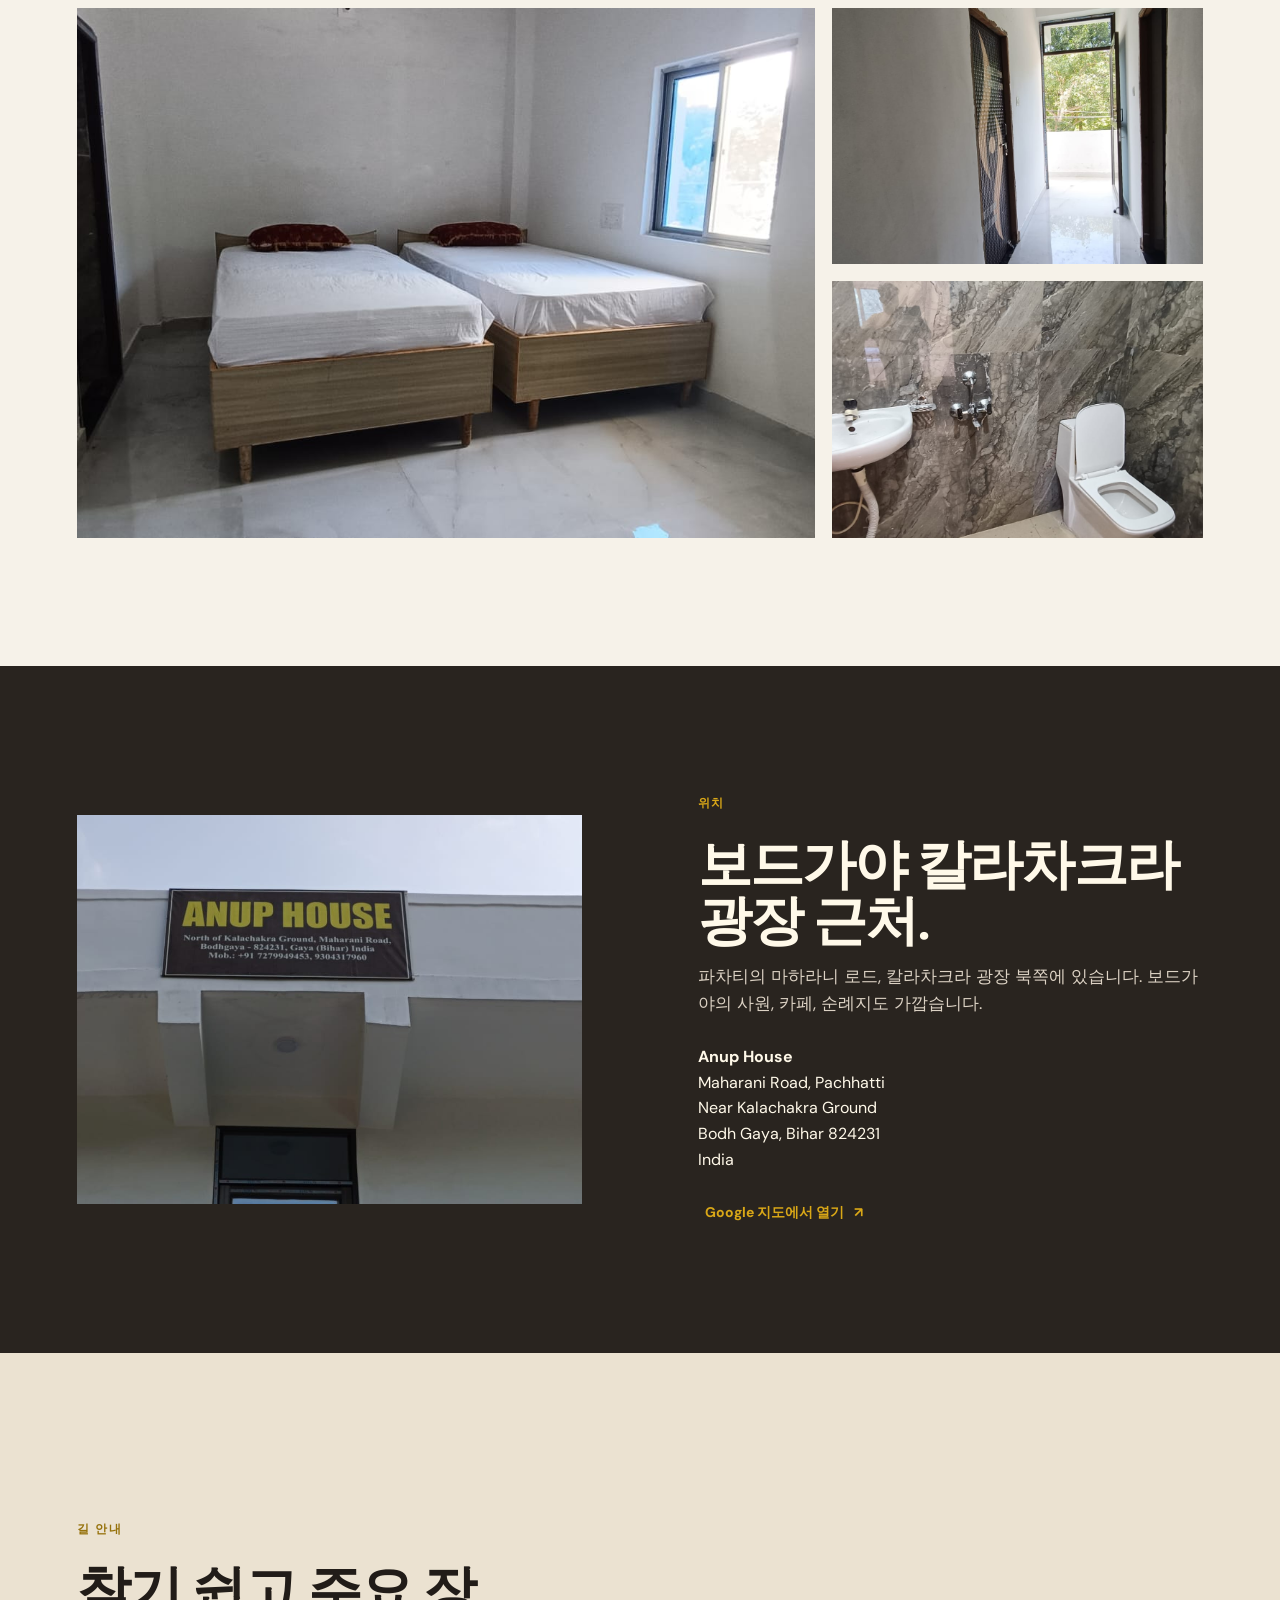
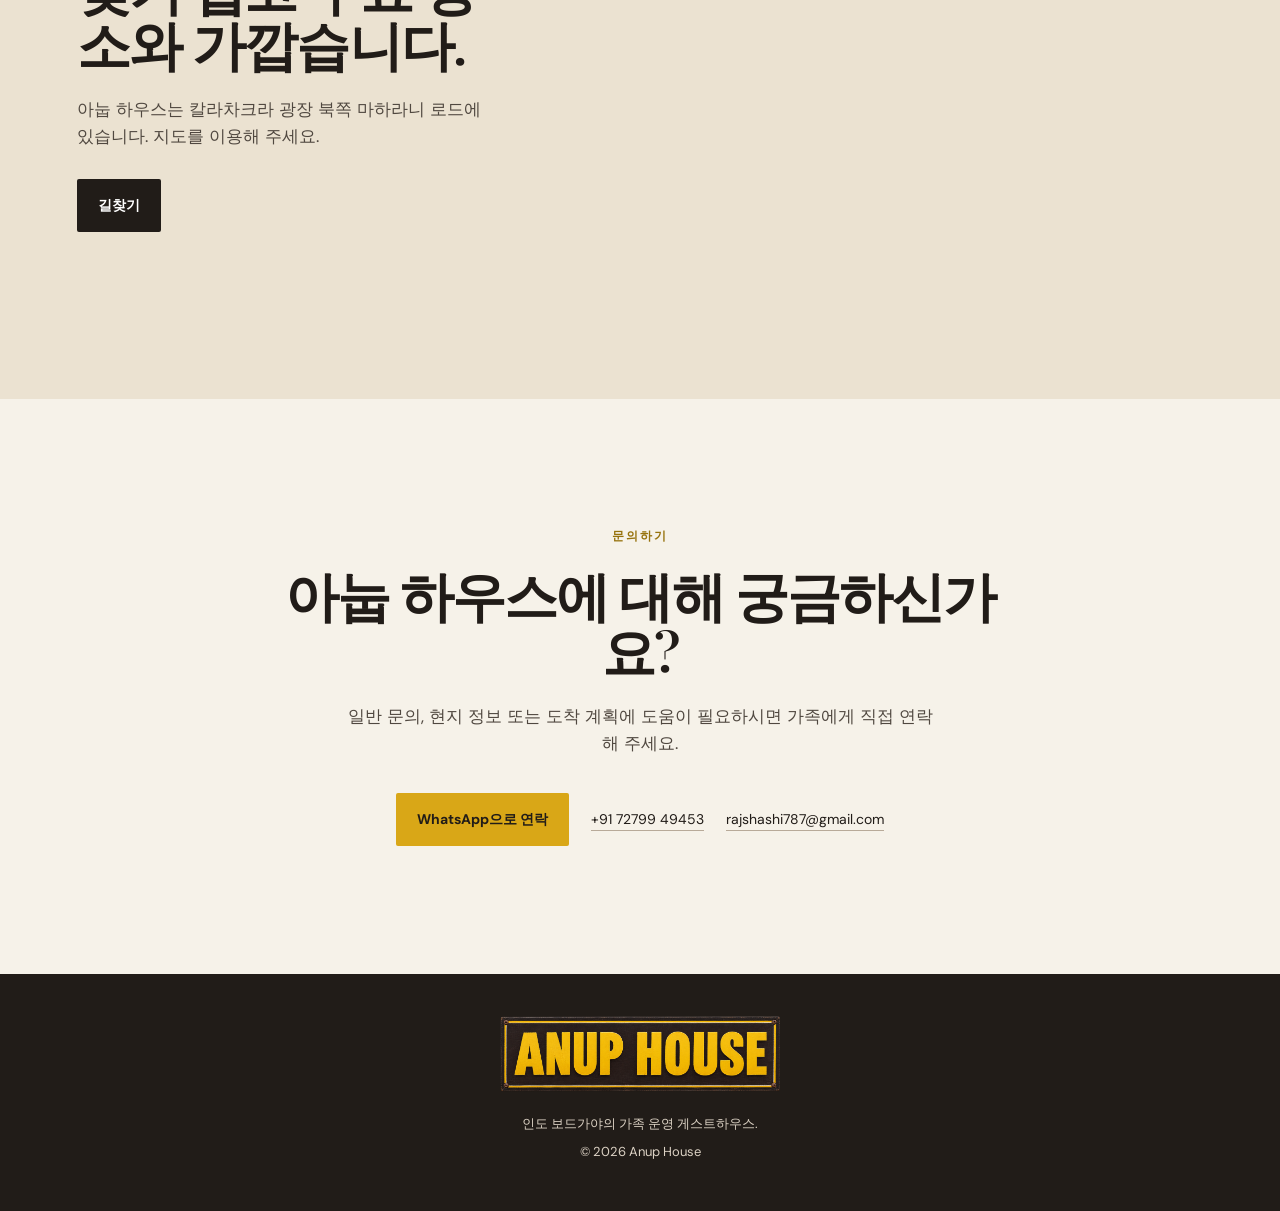
<file: ko/index.html>
<!doctype html>
<html lang="ko" data-language="ko">
  <head>
    <meta charset="UTF-8" />
    <meta name="viewport" content="width=device-width, initial-scale=1.0" />
    <meta name="description" content="칼라차크라 광장 근처에 있는 가족 운영 게스트하우스입니다. 이 특별한 곳에서 편안하고 편리하게 머물 수 있습니다." />
    <title>Anup House | 보드가야 가족 운영 게스트하우스</title>
    <link rel="canonical" href="https://anup-house.pages.dev/ko/" />
    <!-- hreflang:start -->
    <link rel="alternate" hreflang="en" href="https://anup-house.pages.dev/" />
    <link rel="alternate" hreflang="hi" href="https://anup-house.pages.dev/hi/" />
    <link rel="alternate" hreflang="bo" href="https://anup-house.pages.dev/bo/" />
    <link rel="alternate" hreflang="ja" href="https://anup-house.pages.dev/ja/" />
    <link rel="alternate" hreflang="th" href="https://anup-house.pages.dev/th/" />
    <link rel="alternate" hreflang="vi" href="https://anup-house.pages.dev/vi/" />
    <link rel="alternate" hreflang="ko" href="https://anup-house.pages.dev/ko/" />
    <link rel="alternate" hreflang="zh-Hans" href="https://anup-house.pages.dev/zh-cn/" />
    <link rel="alternate" hreflang="zh-TW" href="https://anup-house.pages.dev/zh-tw/" />
    <link rel="alternate" hreflang="zh-HK" href="https://anup-house.pages.dev/yue-hk/" />
    <link rel="alternate" hreflang="my" href="https://anup-house.pages.dev/my/" />
    <link rel="alternate" hreflang="lo" href="https://anup-house.pages.dev/lo/" />
    <link rel="alternate" hreflang="x-default" href="https://anup-house.pages.dev/" />
    <!-- hreflang:end -->
    <link rel="icon" href="/assets/images/anup-house-sign.png" type="image/png" />
    <meta property="og:type" content="website" />
    <meta property="og:locale" content="ko_KR" />
    <meta property="og:url" content="https://anup-house.pages.dev/ko/" />
    <meta property="og:title" content="Anup House | 보드가야 가족 운영 게스트하우스" />
    <meta property="og:description" content="칼라차크라 광장 근처에 있는 가족 운영 게스트하우스입니다. 이 특별한 곳에서 편안하고 편리하게 머물 수 있습니다." />
    <meta property="og:image" content="https://anup-house.pages.dev/assets/images/bodhgaya-street-scene.png" />
    <meta property="og:image:alt" content="Illustrated Bodhgaya street scene at Anup House" />
    <meta name="twitter:card" content="summary_large_image" />
    <link rel="preconnect" href="https://fonts.googleapis.com" />
    <link rel="preconnect" href="https://fonts.gstatic.com" crossorigin />
    <link href="https://fonts.googleapis.com/css2?family=DM+Sans:wght@400;500;600;700&family=Playfair+Display:ital,wght@0,500;0,600;0,700;1,500&display=swap" rel="stylesheet" />
    <link rel="stylesheet" href="/styles.css" />
    <script type="application/ld+json">
      {
        "@context": "https://schema.org",
        "@type": "LodgingBusiness",
        "name": "Anup House",
        "description": "칼라차크라 광장 근처에 있는 가족 운영 게스트하우스입니다. 이 특별한 곳에서 편안하고 편리하게 머물 수 있습니다.",
        "url": "https://anup-house.pages.dev/ko/",
        "image": "https://anup-house.pages.dev/assets/images/bodhgaya-street-scene.png",
        "logo": "https://anup-house.pages.dev/assets/images/anup-house-sign.png",
        "email": "rajshashi787@gmail.com",
        "telephone": "+917279949453",
        "address": {
          "@type": "PostalAddress",
          "streetAddress": "Maharani Road, Pachhatti, near Kalachakra Ground",
          "addressLocality": "Bodh Gaya",
          "addressRegion": "Bihar",
          "postalCode": "824231",
          "addressCountry": "IN"
        },
        "geo": {
          "@type": "GeoCoordinates",
          "latitude": 24.7014747,
          "longitude": 84.9900972
        },
        "hasMap": "https://www.google.com/maps/place/ANUP+HOUSE/@24.7014747,84.9900972,17z/data=!4m9!3m8!1s0x39f32d466bd4a569:0xb8e0e1038535fe63!5m2!4m1!1i2!8m2!3d24.7014747!4d84.9900972!16s%2Fg%2F11xw13vmdd"
      }
    </script>
  </head>
  <body>
    <header class="site-header">
      <a class="brand" href="#top" aria-label="Anup House home"><img src="/assets/images/anup-house-sign.png" alt="Anup House" /></a>
      <nav aria-label="Main navigation">
        <a href="#stay" data-i18n="navStay">숙박</a>
        <a href="#pilgrimage" data-i18n="navPilgrimage">순례</a>
        <a href="#location" data-i18n="navLocation">위치</a>
        <a href="#contact" data-i18n="navContact">문의</a>
      </nav>
      <details class="language-switch">
        <summary aria-label="Choose language">
          <span id="current-language-marker" class="language-marker" aria-hidden="true">🌐</span>
          <span id="current-language">English</span>
          <span class="language-chevron" aria-hidden="true">⌄</span>
        </summary>
        <div class="language-menu" aria-label="Languages">
          <a href="/" data-language="en"><span class="language-marker" aria-hidden="true">🌐</span><span>English</span></a>
          <a href="/hi/" data-language="hi"><span class="language-marker" aria-hidden="true">🇮🇳</span><span>हिन्दी</span></a>
          <a href="/bo/" data-language="bo"><span class="language-marker" aria-hidden="true"><img src="/assets/images/tibetan-flag.svg" alt="" /></span><span>བོད་ཡིག</span></a>
          <a href="/ja/" data-language="ja"><span class="language-marker" aria-hidden="true">🇯🇵</span><span>日本語</span></a>
          <a href="/th/" data-language="th"><span class="language-marker" aria-hidden="true">🇹🇭</span><span>ไทย</span></a>
          <a href="/vi/" data-language="vi"><span class="language-marker" aria-hidden="true">🇻🇳</span><span>Tiếng Việt</span></a>
          <a href="/ko/" data-language="ko"><span class="language-marker" aria-hidden="true">🇰🇷</span><span>한국어</span></a>
          <a href="/zh-cn/" data-language="zh-CN"><span class="language-marker" aria-hidden="true"><img src="/assets/images/prc-flag.svg" alt="" /></span><span>简体中文</span></a>
          <a href="/zh-tw/" data-language="zh-TW"><span class="language-marker" aria-hidden="true"><img src="/assets/images/taiwan-flag.svg" alt="" /></span><span>繁體中文（台灣）</span></a>
          <a href="/yue-hk/" data-language="yue-HK"><span class="language-marker" aria-hidden="true"><img src="/assets/images/hong-kong-flag.svg" alt="" /></span><span>廣東話（香港）</span></a>
          <a href="/my/" data-language="my"><span class="language-marker" aria-hidden="true">🇲🇲</span><span>မြန်မာ</span></a>
          <a href="/lo/" data-language="lo"><span class="language-marker" aria-hidden="true">🇱🇦</span><span>ລາວ</span></a>
        </div>
      </details>
    </header>

    <main id="top">
      <section class="hero">
        <div class="hero-copy">
          <p class="eyebrow" data-i18n="heroEyebrow">인도 비하르주 보드가야</p>
          <h1 data-i18n="heroTitle">보드가야 중심의 소박하고 따뜻한 숙소.</h1>
          <p class="intro" data-i18n="heroIntro">칼라차크라 광장 근처에 있는 가족 운영 게스트하우스입니다. 이 특별한 곳에서 편안하고 편리하게 머물 수 있습니다.</p>
          <div class="hero-actions">
            <a class="button button-dark" href="https://wa.me/917279949453" target="_blank" rel="noopener" data-i18n="whatsapp">WhatsApp으로 메시지</a>
            <a class="text-link" href="#contact"><span data-i18n="contactAnup">아눕 하우스에 문의</span> <span aria-hidden="true">↓</span></a>
          </div>
        </div>
        <div class="hero-image-wrap">
          <img class="hero-image" src="/assets/images/bodhgaya-street-scene.png" alt="Illustrated street scene of Anup House in Bodhgaya" />
          <div class="since"><span data-i18n="welcoming">손님을 맞이해 온</span><br /><strong data-i18n="since">2018년부터</strong></div>
        </div>
      </section>

      <section class="welcome section">
        <p class="eyebrow" data-i18n="welcomeEyebrow">아눕 하우스에 오신 것을 환영합니다</p>
        <div class="welcome-grid">
          <h2 data-i18n="welcomeTitle">보드가야에서 하루를 보낸 뒤 편안히 쉴 수 있는 곳.</h2>
          <div>
            <p data-i18n="welcomeP1">아눕 하우스는 2018년부터 가족이 함께 손님을 맞이해 왔습니다. 깨끗하고 편안한 객실과 따뜻한 환대를 제공하며, 보드가야의 주요 명소와도 가깝습니다.</p>
            <p data-i18n="welcomeP2">순례, 법회, 행사 또는 조용한 휴식을 위해 오시는 모든 분을 기쁘게 맞이합니다.</p>
          </div>
        </div>
      </section>

      <section id="pilgrimage" class="pilgrimage section">
        <div class="pilgrimage-image">
          <img src="/assets/images/hhdl-bodhi-tree.png" alt="Illustration inspired by Buddhist teachings at the Bodhi Tree in Bodhgaya" />
        </div>
        <div class="pilgrimage-copy">
          <p class="eyebrow" data-i18n="pilgrimageEyebrow">순례와 법회</p>
          <h2 data-i18n="pilgrimageTitle">보리수와 마하보디 사원 가까이.</h2>
          <p data-i18n="pilgrimageP1">보드가야는 세계에서 가장 중요한 불교 순례지 중 하나입니다. 성스러운 보리수와 마하보디 사원은 유네스코 세계유산으로 지정되어 있습니다.</p>
          <p data-i18n="pilgrimageP2">아눕 하우스는 사원을 방문하거나 매년 열리는 몬람 기도회, 법회와 기도 프로그램에 참여하는 분들에게 편리한 가족 운영 숙소입니다.</p>
          <p data-i18n="pilgrimageP3">최신 일정과 현지 교통 정보는 도착 전에 가족에게 문의해 주세요.</p>
        </div>
      </section>

      <section id="stay" class="stay section section-tint">
        <div class="section-heading">
          <p class="eyebrow" data-i18n="stayEyebrow">숙박 안내</p>
          <h2 data-i18n="stayTitle">편안한 숙박에 필요한 기본 시설을 갖추고 있습니다.</h2>
        </div>
        <div class="feature-grid">
          <article><span>01</span><h3 data-i18n="roomsTitle">편안한 객실</h3><p data-i18n="roomsText">밝고 소박하며 편안히 쉴 수 있는 객실입니다.</p></article>
          <article><span>02</span><h3 data-i18n="waterTitle">온수</h3><p data-i18n="waterText">온수를 이용하실 수 있습니다.</p></article>
          <article><span>03</span><h3>Wi-Fi</h3><p data-i18n="wifiText">숙박 중 Wi-Fi를 이용하실 수 있습니다.</p></article>
          <article><span>04</span><h3>CCTV</h3><p data-i18n="cctvText">안심하고 머무실 수 있도록 숙소에 CCTV가 설치되어 있습니다.</p></article>
        </div>
      </section>

      <section class="guest-note section" aria-label="Guest note">
        <p class="eyebrow" data-i18n="guestEyebrow">다시 찾은 손님의 이야기</p>
        <blockquote data-i18n="guestQuote">“샤시와 가족과 함께 정말 좋은 시간을 보냈습니다. 서로 좋은 친구가 되었고, 다시 머물러 왔습니다.”</blockquote>
      </section>

      <section class="gallery section" aria-label="Anup House gallery">
        <div class="gallery-main"><img src="/assets/images/guesthouse-exterior.jpg" alt="A bright twin bedroom at Anup House" /></div>
        <div class="gallery-side"><img src="/assets/images/guesthouse-room-2.jpg" alt="A bright hallway leading out to a balcony at Anup House" /><img src="/assets/images/guesthouse-room-1.jpg" alt="Bathroom at Anup House" /></div>
      </section>

      <section id="location" class="location section">
        <div class="location-image"><img src="/assets/images/guesthouse-detail.jpg" alt="Anup House sign on Maharani Road" /></div>
        <div class="location-copy">
          <p class="eyebrow" data-i18n="locationEyebrow">위치</p>
          <h2 data-i18n="locationTitle">보드가야 칼라차크라 광장 근처.</h2>
          <p data-i18n="locationText">파차티의 마하라니 로드, 칼라차크라 광장 북쪽에 있습니다. 보드가야의 사원, 카페, 순례지도 가깝습니다.</p>
          <address><strong>Anup House</strong><br />Maharani Road, Pachhatti<br />Near Kalachakra Ground<br />Bodh Gaya, Bihar 824231<br />India</address>
          <a class="text-link" href="https://www.google.com/maps/place/ANUP+HOUSE/@24.7014747,84.9900972,17z/data=!4m9!3m8!1s0x39f32d466bd4a569:0xb8e0e1038535fe63!5m2!4m1!1i2!8m2!3d24.7014747!4d84.9900972!16s%2Fg%2F11xw13vmdd" target="_blank" rel="noopener"><span data-i18n="googleMaps">Google 지도에서 열기</span> <span aria-hidden="true">↗</span></a>
        </div>
      </section>

      <section class="map-section section section-tint">
        <div class="map-copy">
          <p class="eyebrow" data-i18n="directionsEyebrow">길 안내</p>
          <h2 data-i18n="directionsTitle">찾기 쉽고 주요 장소와 가깝습니다.</h2>
          <p data-i18n="directionsText">아눕 하우스는 칼라차크라 광장 북쪽 마하라니 로드에 있습니다. 지도를 이용해 주세요.</p>
          <a class="button button-dark" href="https://www.google.com/maps/place/ANUP+HOUSE/@24.7014747,84.9900972,17z/data=!4m9!3m8!1s0x39f32d466bd4a569:0xb8e0e1038535fe63!5m2!4m1!1i2!8m2!3d24.7014747!4d84.9900972!16s%2Fg%2F11xw13vmdd" target="_blank" rel="noopener" data-i18n="directionsButton">길찾기</a>
        </div>
        <iframe class="map-frame" title="Map showing Anup House in Bodhgaya" src="https://www.google.com/maps?q=ANUP+HOUSE,+Maharani+Road,+Pachhatti,+Bodh+Gaya,+Bihar+824231,+India&amp;z=17&amp;output=embed" loading="lazy" referrerpolicy="no-referrer-when-downgrade"></iframe>
      </section>

      <section id="contact" class="contact section">
        <p class="eyebrow" data-i18n="contactEyebrow">문의하기</p>
        <h2 data-i18n="contactTitle">아눕 하우스에 대해 궁금하신가요?</h2>
        <p data-i18n="contactText">일반 문의, 현지 정보 또는 도착 계획에 도움이 필요하시면 가족에게 직접 연락해 주세요.</p>
        <div class="contact-actions">
          <a class="button button-gold" href="https://wa.me/917279949453" target="_blank" rel="noopener" data-i18n="whatsappUs">WhatsApp으로 연락</a>
          <a class="contact-detail" href="tel:+917279949453">+91 72799 49453</a>
          <a class="contact-detail" href="mailto:rajshashi787@gmail.com">rajshashi787@gmail.com</a>
        </div>
      </section>
    </main>

    <footer>
      <img src="/assets/images/anup-house-sign.png" alt="Anup House" />
      <p data-i18n="footer">인도 보드가야의 가족 운영 게스트하우스.</p>
      <p>© <span id="year"></span> Anup House</p>
    </footer>
    <script src="/translations.js"></script>
  </body>
</html>
</file>
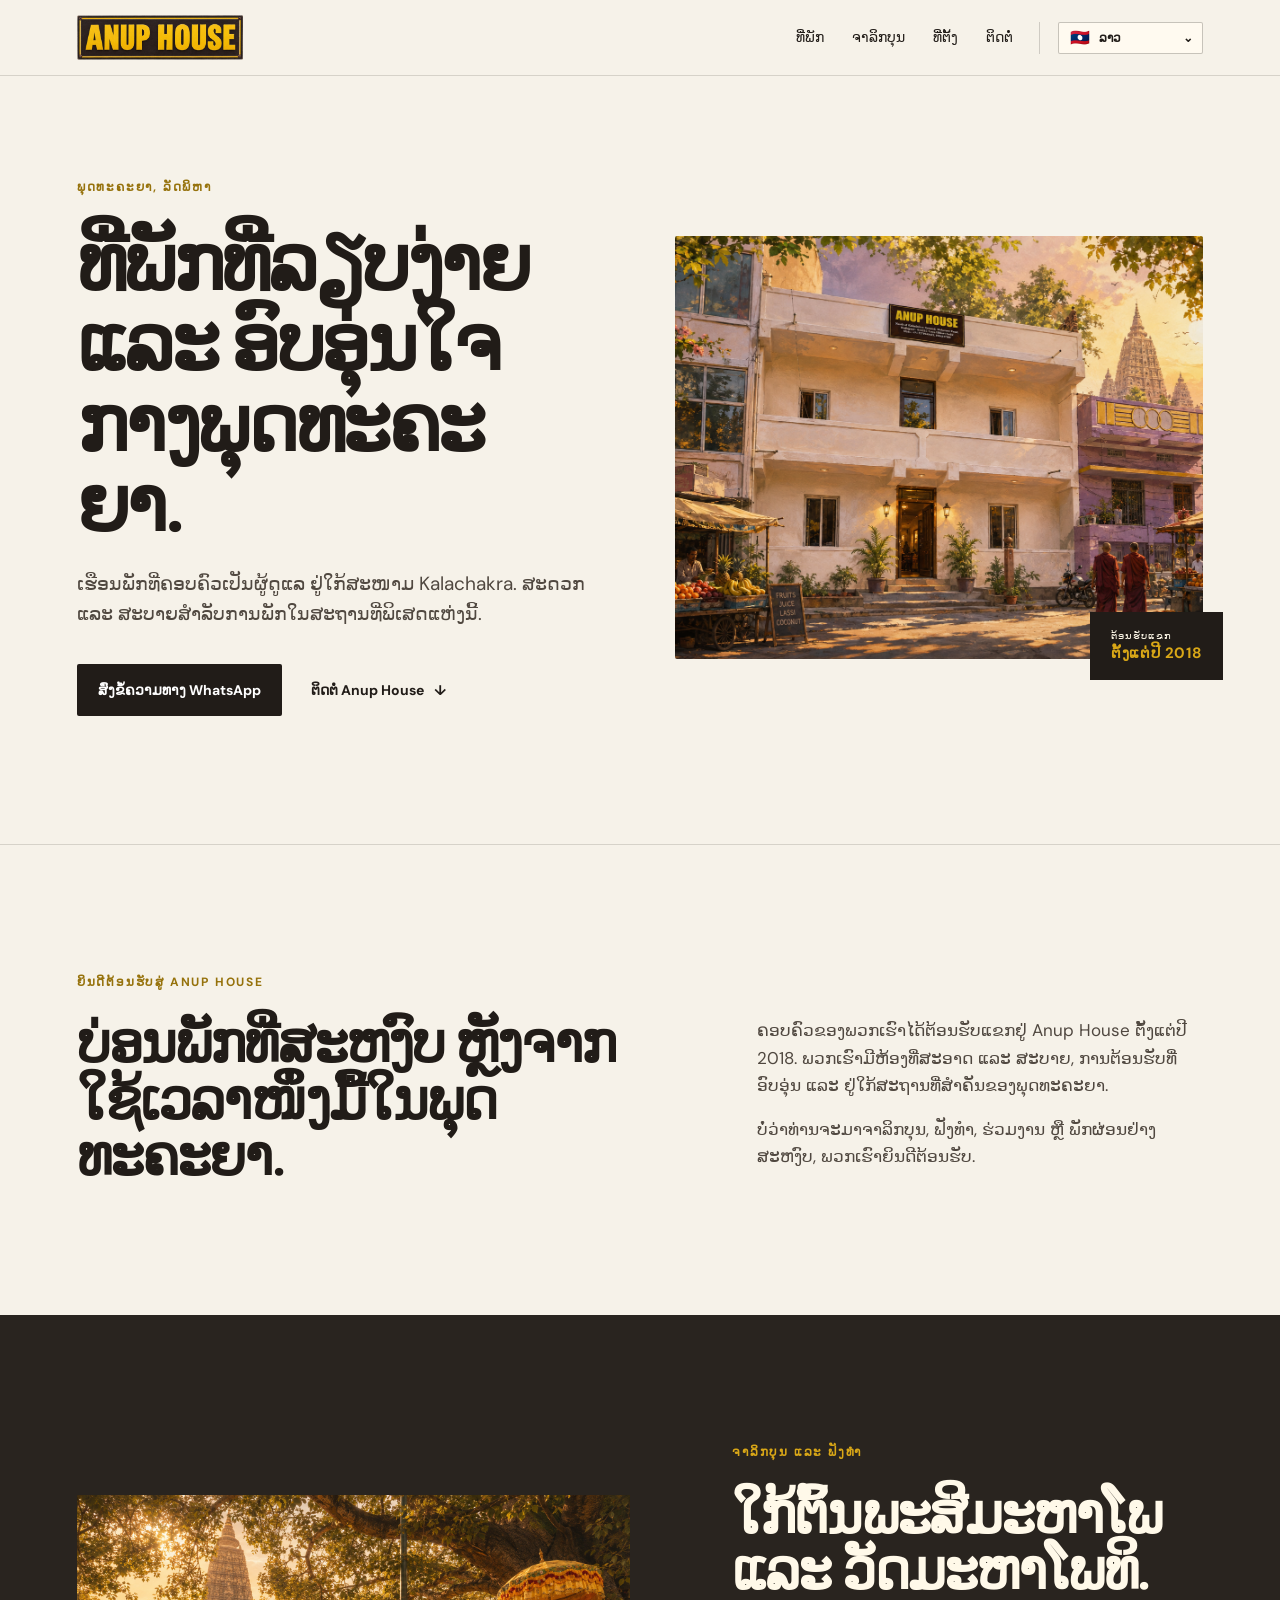
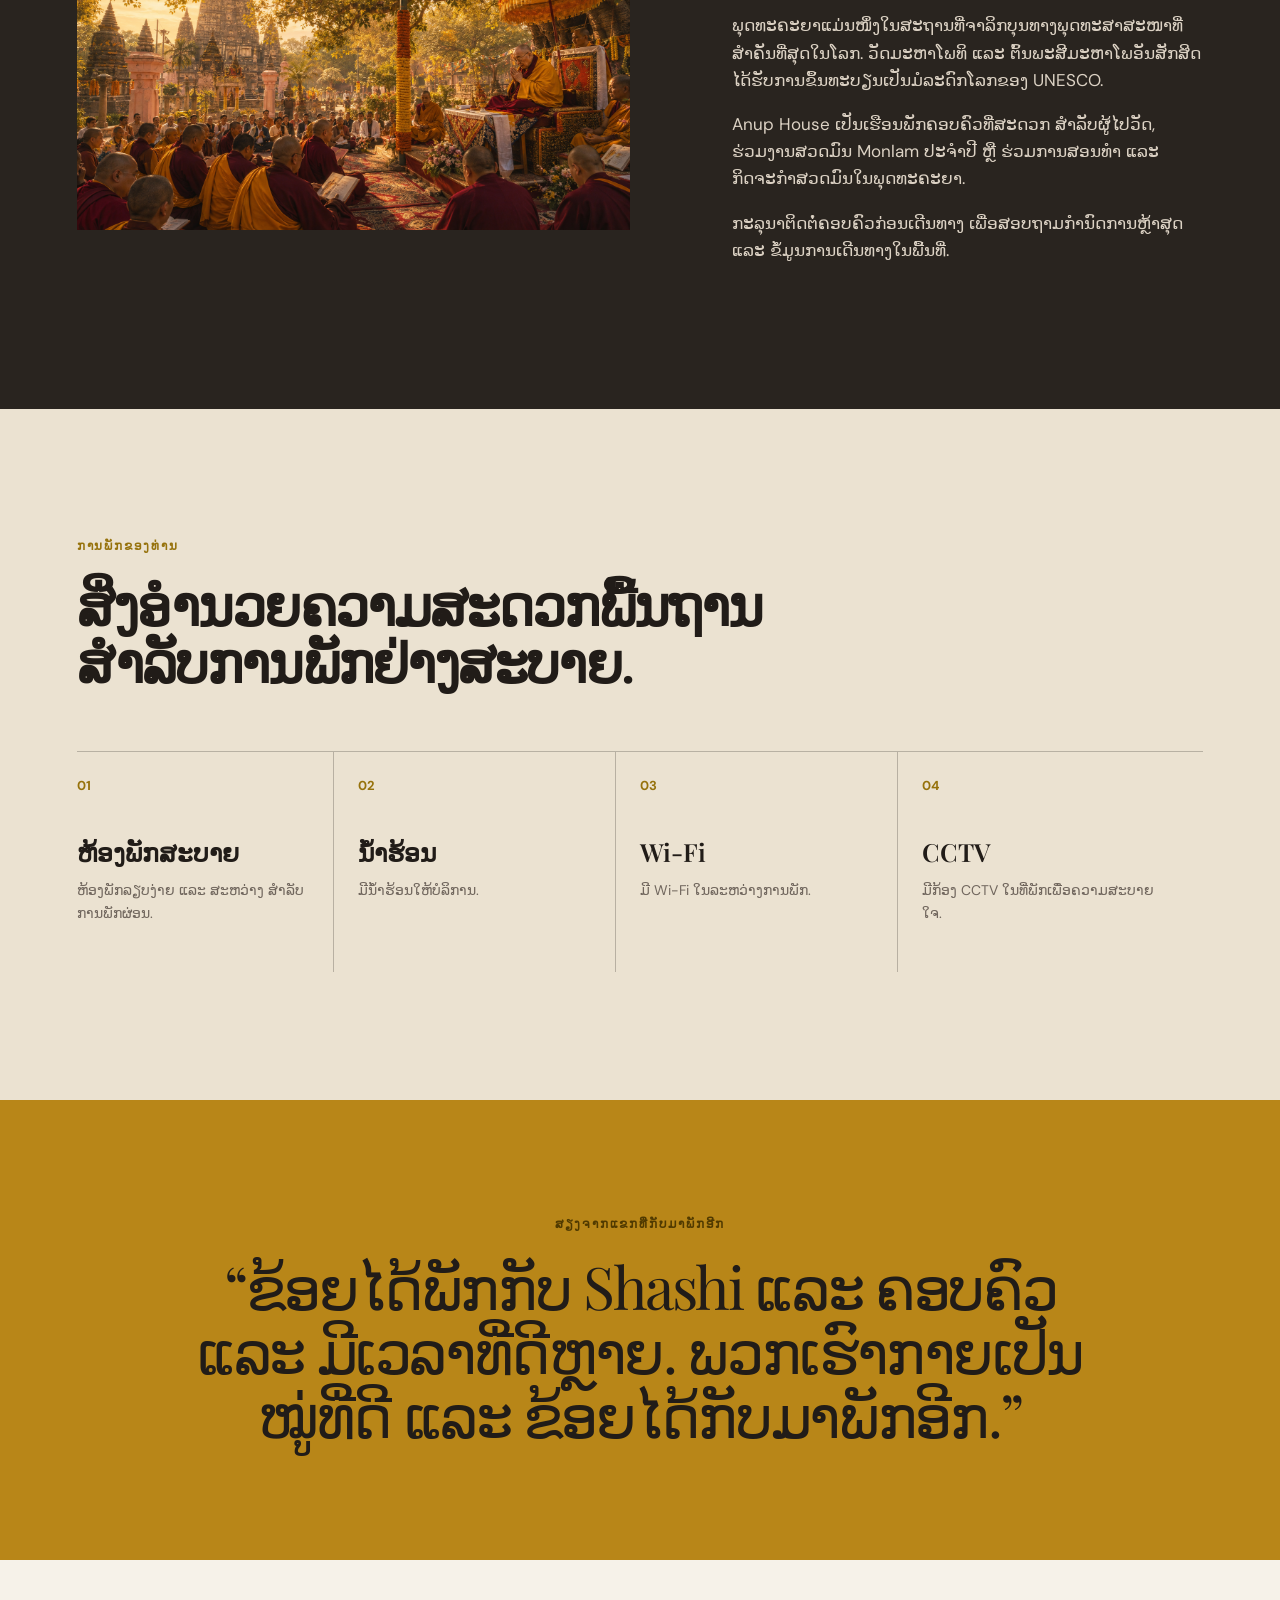
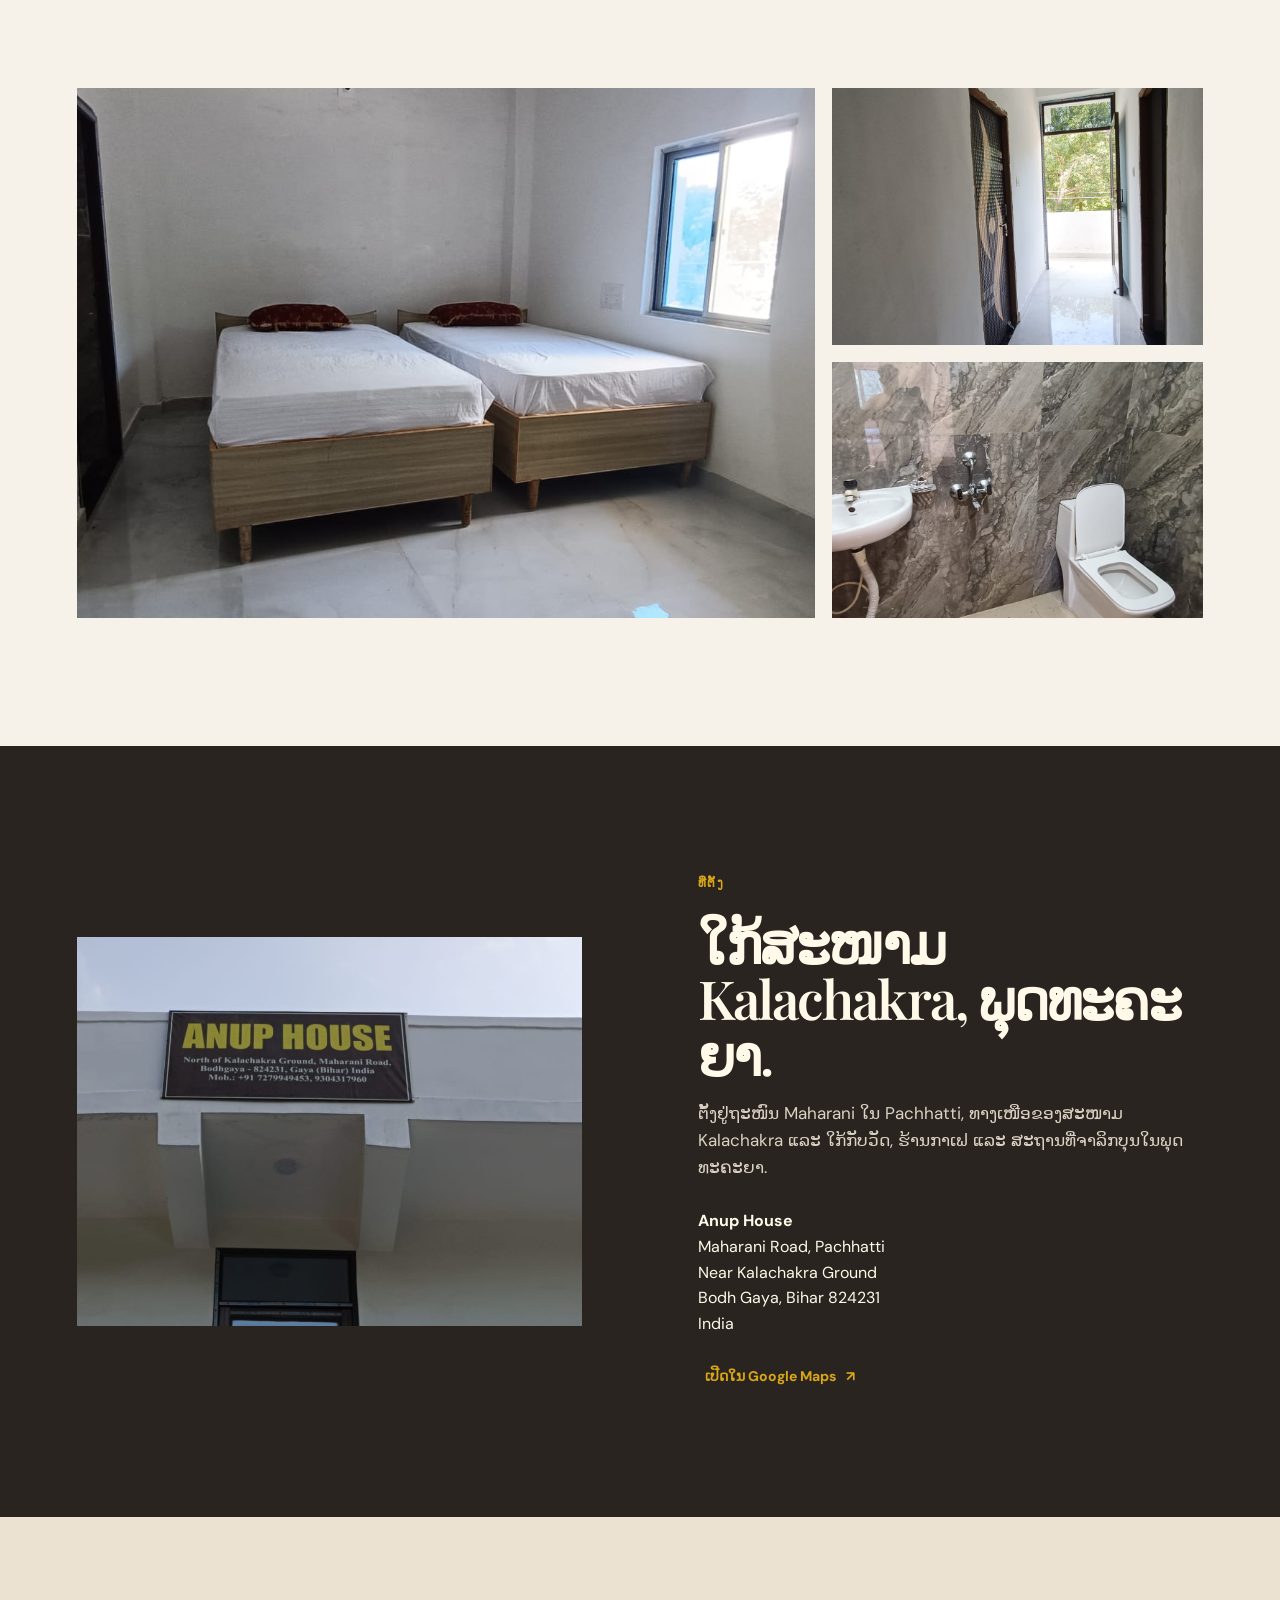
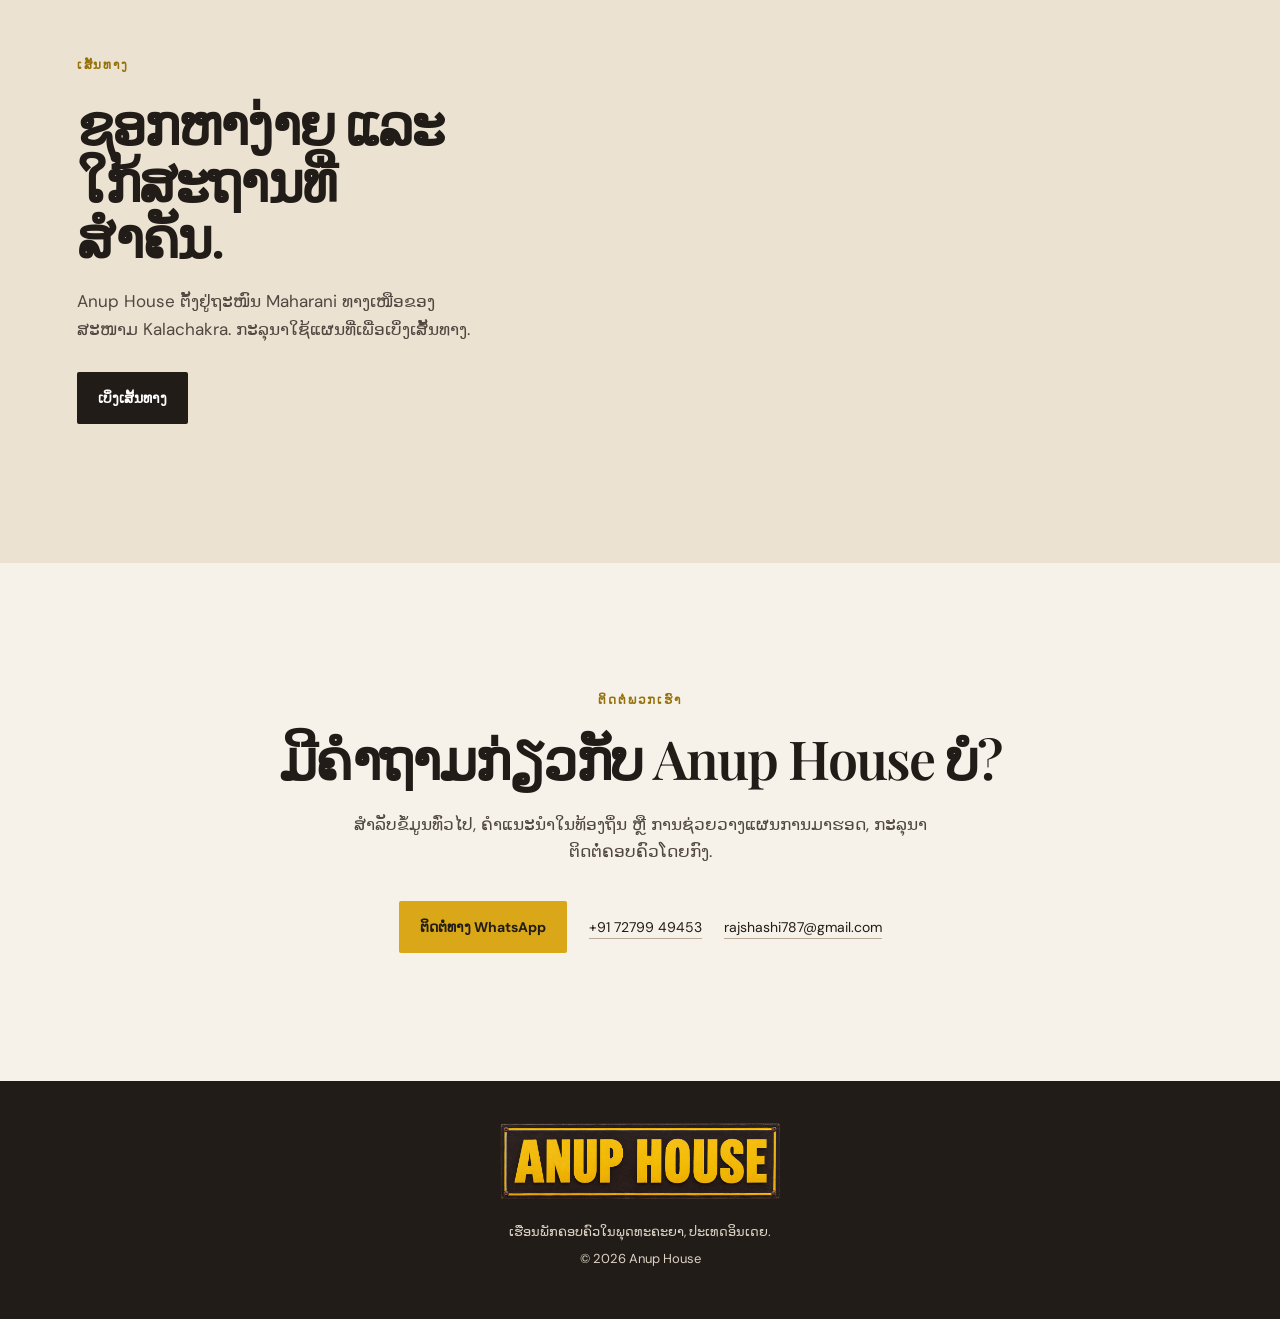
<file: lo/index.html>
<!doctype html>
<html lang="lo" data-language="lo">
  <head>
    <meta charset="UTF-8" />
    <meta name="viewport" content="width=device-width, initial-scale=1.0" />
    <meta name="description" content="ເຮືອນພັກທີ່ຄອບຄົວເປັນຜູ້ດູແລ ຢູ່ໃກ້ສະໜາມ Kalachakra. ສະດວກ ແລະ ສະບາຍສຳລັບການພັກໃນສະຖານທີ່ພິເສດແຫ່ງນີ້." />
    <title>Anup House | ເຮືອນພັກຄອບຄົວໃນພຸດທະຄະຍາ</title>
    <link rel="canonical" href="https://anup-house.pages.dev/lo/" />
    <!-- hreflang:start -->
    <link rel="alternate" hreflang="en" href="https://anup-house.pages.dev/" />
    <link rel="alternate" hreflang="hi" href="https://anup-house.pages.dev/hi/" />
    <link rel="alternate" hreflang="bo" href="https://anup-house.pages.dev/bo/" />
    <link rel="alternate" hreflang="ja" href="https://anup-house.pages.dev/ja/" />
    <link rel="alternate" hreflang="th" href="https://anup-house.pages.dev/th/" />
    <link rel="alternate" hreflang="vi" href="https://anup-house.pages.dev/vi/" />
    <link rel="alternate" hreflang="ko" href="https://anup-house.pages.dev/ko/" />
    <link rel="alternate" hreflang="zh-Hans" href="https://anup-house.pages.dev/zh-cn/" />
    <link rel="alternate" hreflang="zh-TW" href="https://anup-house.pages.dev/zh-tw/" />
    <link rel="alternate" hreflang="zh-HK" href="https://anup-house.pages.dev/yue-hk/" />
    <link rel="alternate" hreflang="my" href="https://anup-house.pages.dev/my/" />
    <link rel="alternate" hreflang="lo" href="https://anup-house.pages.dev/lo/" />
    <link rel="alternate" hreflang="x-default" href="https://anup-house.pages.dev/" />
    <!-- hreflang:end -->
    <link rel="icon" href="/assets/images/anup-house-sign.png" type="image/png" />
    <meta property="og:type" content="website" />
    <meta property="og:locale" content="lo_LA" />
    <meta property="og:url" content="https://anup-house.pages.dev/lo/" />
    <meta property="og:title" content="Anup House | ເຮືອນພັກຄອບຄົວໃນພຸດທະຄະຍາ" />
    <meta property="og:description" content="ເຮືອນພັກທີ່ຄອບຄົວເປັນຜູ້ດູແລ ຢູ່ໃກ້ສະໜາມ Kalachakra. ສະດວກ ແລະ ສະບາຍສຳລັບການພັກໃນສະຖານທີ່ພິເສດແຫ່ງນີ້." />
    <meta property="og:image" content="https://anup-house.pages.dev/assets/images/bodhgaya-street-scene.png" />
    <meta property="og:image:alt" content="Illustrated Bodhgaya street scene at Anup House" />
    <meta name="twitter:card" content="summary_large_image" />
    <link rel="preconnect" href="https://fonts.googleapis.com" />
    <link rel="preconnect" href="https://fonts.gstatic.com" crossorigin />
    <link href="https://fonts.googleapis.com/css2?family=DM+Sans:wght@400;500;600;700&family=Playfair+Display:ital,wght@0,500;0,600;0,700;1,500&display=swap" rel="stylesheet" />
    <link rel="stylesheet" href="/styles.css" />
    <script type="application/ld+json">
      {
        "@context": "https://schema.org",
        "@type": "LodgingBusiness",
        "name": "Anup House",
        "description": "ເຮືອນພັກທີ່ຄອບຄົວເປັນຜູ້ດູແລ ຢູ່ໃກ້ສະໜາມ Kalachakra. ສະດວກ ແລະ ສະບາຍສຳລັບການພັກໃນສະຖານທີ່ພິເສດແຫ່ງນີ້.",
        "url": "https://anup-house.pages.dev/lo/",
        "image": "https://anup-house.pages.dev/assets/images/bodhgaya-street-scene.png",
        "logo": "https://anup-house.pages.dev/assets/images/anup-house-sign.png",
        "email": "rajshashi787@gmail.com",
        "telephone": "+917279949453",
        "address": {
          "@type": "PostalAddress",
          "streetAddress": "Maharani Road, Pachhatti, near Kalachakra Ground",
          "addressLocality": "Bodh Gaya",
          "addressRegion": "Bihar",
          "postalCode": "824231",
          "addressCountry": "IN"
        },
        "geo": {
          "@type": "GeoCoordinates",
          "latitude": 24.7014747,
          "longitude": 84.9900972
        },
        "hasMap": "https://www.google.com/maps/place/ANUP+HOUSE/@24.7014747,84.9900972,17z/data=!4m9!3m8!1s0x39f32d466bd4a569:0xb8e0e1038535fe63!5m2!4m1!1i2!8m2!3d24.7014747!4d84.9900972!16s%2Fg%2F11xw13vmdd"
      }
    </script>
  </head>
  <body>
    <header class="site-header">
      <a class="brand" href="#top" aria-label="Anup House home"><img src="/assets/images/anup-house-sign.png" alt="Anup House" /></a>
      <nav aria-label="Main navigation">
        <a href="#stay" data-i18n="navStay">ທີ່ພັກ</a>
        <a href="#pilgrimage" data-i18n="navPilgrimage">ຈາລິກບຸນ</a>
        <a href="#location" data-i18n="navLocation">ທີ່ຕັ້ງ</a>
        <a href="#contact" data-i18n="navContact">ຕິດຕໍ່</a>
      </nav>
      <details class="language-switch">
        <summary aria-label="Choose language">
          <span id="current-language-marker" class="language-marker" aria-hidden="true">🌐</span>
          <span id="current-language">English</span>
          <span class="language-chevron" aria-hidden="true">⌄</span>
        </summary>
        <div class="language-menu" aria-label="Languages">
          <a href="/" data-language="en"><span class="language-marker" aria-hidden="true">🌐</span><span>English</span></a>
          <a href="/hi/" data-language="hi"><span class="language-marker" aria-hidden="true">🇮🇳</span><span>हिन्दी</span></a>
          <a href="/bo/" data-language="bo"><span class="language-marker" aria-hidden="true"><img src="/assets/images/tibetan-flag.svg" alt="" /></span><span>བོད་ཡིག</span></a>
          <a href="/ja/" data-language="ja"><span class="language-marker" aria-hidden="true">🇯🇵</span><span>日本語</span></a>
          <a href="/th/" data-language="th"><span class="language-marker" aria-hidden="true">🇹🇭</span><span>ไทย</span></a>
          <a href="/vi/" data-language="vi"><span class="language-marker" aria-hidden="true">🇻🇳</span><span>Tiếng Việt</span></a>
          <a href="/ko/" data-language="ko"><span class="language-marker" aria-hidden="true">🇰🇷</span><span>한국어</span></a>
          <a href="/zh-cn/" data-language="zh-CN"><span class="language-marker" aria-hidden="true"><img src="/assets/images/prc-flag.svg" alt="" /></span><span>简体中文</span></a>
          <a href="/zh-tw/" data-language="zh-TW"><span class="language-marker" aria-hidden="true"><img src="/assets/images/taiwan-flag.svg" alt="" /></span><span>繁體中文（台灣）</span></a>
          <a href="/yue-hk/" data-language="yue-HK"><span class="language-marker" aria-hidden="true"><img src="/assets/images/hong-kong-flag.svg" alt="" /></span><span>廣東話（香港）</span></a>
          <a href="/my/" data-language="my"><span class="language-marker" aria-hidden="true">🇲🇲</span><span>မြန်မာ</span></a>
          <a href="/lo/" data-language="lo"><span class="language-marker" aria-hidden="true">🇱🇦</span><span>ລາວ</span></a>
        </div>
      </details>
    </header>

    <main id="top">
      <section class="hero">
        <div class="hero-copy">
          <p class="eyebrow" data-i18n="heroEyebrow">ພຸດທະຄະຍາ, ລັດພິຫາ</p>
          <h1 data-i18n="heroTitle">ທີ່ພັກທີ່ລຽບງ່າຍ ແລະ ອົບອຸ່ນໃຈກາງພຸດທະຄະຍາ.</h1>
          <p class="intro" data-i18n="heroIntro">ເຮືອນພັກທີ່ຄອບຄົວເປັນຜູ້ດູແລ ຢູ່ໃກ້ສະໜາມ Kalachakra. ສະດວກ ແລະ ສະບາຍສຳລັບການພັກໃນສະຖານທີ່ພິເສດແຫ່ງນີ້.</p>
          <div class="hero-actions">
            <a class="button button-dark" href="https://wa.me/917279949453" target="_blank" rel="noopener" data-i18n="whatsapp">ສົ່ງຂໍ້ຄວາມທາງ WhatsApp</a>
            <a class="text-link" href="#contact"><span data-i18n="contactAnup">ຕິດຕໍ່ Anup House</span> <span aria-hidden="true">↓</span></a>
          </div>
        </div>
        <div class="hero-image-wrap">
          <img class="hero-image" src="/assets/images/bodhgaya-street-scene.png" alt="Illustrated street scene of Anup House in Bodhgaya" />
          <div class="since"><span data-i18n="welcoming">ຕ້ອນຮັບແຂກ</span><br /><strong data-i18n="since">ຕັ້ງແຕ່ປີ 2018</strong></div>
        </div>
      </section>

      <section class="welcome section">
        <p class="eyebrow" data-i18n="welcomeEyebrow">ຍິນດີຕ້ອນຮັບສູ່ Anup House</p>
        <div class="welcome-grid">
          <h2 data-i18n="welcomeTitle">ບ່ອນພັກທີ່ສະຫງົບ ຫຼັງຈາກໃຊ້ເວລາໜຶ່ງມື້ໃນພຸດທະຄະຍາ.</h2>
          <div>
            <p data-i18n="welcomeP1">ຄອບຄົວຂອງພວກເຮົາໄດ້ຕ້ອນຮັບແຂກຢູ່ Anup House ຕັ້ງແຕ່ປີ 2018. ພວກເຮົາມີຫ້ອງທີ່ສະອາດ ແລະ ສະບາຍ, ການຕ້ອນຮັບທີ່ອົບອຸ່ນ ແລະ ຢູ່ໃກ້ສະຖານທີ່ສຳຄັນຂອງພຸດທະຄະຍາ.</p>
            <p data-i18n="welcomeP2">ບໍ່ວ່າທ່ານຈະມາຈາລິກບຸນ, ຟັງທຳ, ຮ່ວມງານ ຫຼື ພັກຜ່ອນຢ່າງສະຫງົບ, ພວກເຮົາຍິນດີຕ້ອນຮັບ.</p>
          </div>
        </div>
      </section>

      <section id="pilgrimage" class="pilgrimage section">
        <div class="pilgrimage-image">
          <img src="/assets/images/hhdl-bodhi-tree.png" alt="Illustration inspired by Buddhist teachings at the Bodhi Tree in Bodhgaya" />
        </div>
        <div class="pilgrimage-copy">
          <p class="eyebrow" data-i18n="pilgrimageEyebrow">ຈາລິກບຸນ ແລະ ຟັງທຳ</p>
          <h2 data-i18n="pilgrimageTitle">ໃກ້ຕົ້ນພະສີມະຫາໂພ ແລະ ວັດມະຫາໂພທິ.</h2>
          <p data-i18n="pilgrimageP1">ພຸດທະຄະຍາແມ່ນໜຶ່ງໃນສະຖານທີ່ຈາລິກບຸນທາງພຸດທະສາສະໜາທີ່ສຳຄັນທີ່ສຸດໃນໂລກ. ວັດມະຫາໂພທິ ແລະ ຕົ້ນພະສີມະຫາໂພອັນສັກສິດ ໄດ້ຮັບການຂຶ້ນທະບຽນເປັນມໍລະດົກໂລກຂອງ UNESCO.</p>
          <p data-i18n="pilgrimageP2">Anup House ເປັນເຮືອນພັກຄອບຄົວທີ່ສະດວກ ສຳລັບຜູ້ໄປວັດ, ຮ່ວມງານສວດມົນ Monlam ປະຈຳປີ ຫຼື ຮ່ວມການສອນທຳ ແລະ ກິດຈະກຳສວດມົນໃນພຸດທະຄະຍາ.</p>
          <p data-i18n="pilgrimageP3">ກະລຸນາຕິດຕໍ່ຄອບຄົວກ່ອນເດີນທາງ ເພື່ອສອບຖາມກຳນົດການຫຼ້າສຸດ ແລະ ຂໍ້ມູນການເດີນທາງໃນພື້ນທີ່.</p>
        </div>
      </section>

      <section id="stay" class="stay section section-tint">
        <div class="section-heading">
          <p class="eyebrow" data-i18n="stayEyebrow">ການພັກຂອງທ່ານ</p>
          <h2 data-i18n="stayTitle">ສິ່ງອຳນວຍຄວາມສະດວກພື້ນຖານສຳລັບການພັກຢ່າງສະບາຍ.</h2>
        </div>
        <div class="feature-grid">
          <article><span>01</span><h3 data-i18n="roomsTitle">ຫ້ອງພັກສະບາຍ</h3><p data-i18n="roomsText">ຫ້ອງພັກລຽບງ່າຍ ແລະ ສະຫວ່າງ ສຳລັບການພັກຜ່ອນ.</p></article>
          <article><span>02</span><h3 data-i18n="waterTitle">ນ້ຳຮ້ອນ</h3><p data-i18n="waterText">ມີນ້ຳຮ້ອນໃຫ້ບໍລິການ.</p></article>
          <article><span>03</span><h3>Wi-Fi</h3><p data-i18n="wifiText">ມີ Wi-Fi ໃນລະຫວ່າງການພັກ.</p></article>
          <article><span>04</span><h3>CCTV</h3><p data-i18n="cctvText">ມີກ້ອງ CCTV ໃນທີ່ພັກເພື່ອຄວາມສະບາຍໃຈ.</p></article>
        </div>
      </section>

      <section class="guest-note section" aria-label="Guest note">
        <p class="eyebrow" data-i18n="guestEyebrow">ສຽງຈາກແຂກທີ່ກັບມາພັກອີກ</p>
        <blockquote data-i18n="guestQuote">“ຂ້ອຍໄດ້ພັກກັບ Shashi ແລະ ຄອບຄົວ ແລະ ມີເວລາທີ່ດີຫຼາຍ. ພວກເຮົາກາຍເປັນໝູ່ທີ່ດີ ແລະ ຂ້ອຍໄດ້ກັບມາພັກອີກ.”</blockquote>
      </section>

      <section class="gallery section" aria-label="Anup House gallery">
        <div class="gallery-main"><img src="/assets/images/guesthouse-exterior.jpg" alt="A bright twin bedroom at Anup House" /></div>
        <div class="gallery-side"><img src="/assets/images/guesthouse-room-2.jpg" alt="A bright hallway leading out to a balcony at Anup House" /><img src="/assets/images/guesthouse-room-1.jpg" alt="Bathroom at Anup House" /></div>
      </section>

      <section id="location" class="location section">
        <div class="location-image"><img src="/assets/images/guesthouse-detail.jpg" alt="Anup House sign on Maharani Road" /></div>
        <div class="location-copy">
          <p class="eyebrow" data-i18n="locationEyebrow">ທີ່ຕັ້ງ</p>
          <h2 data-i18n="locationTitle">ໃກ້ສະໜາມ Kalachakra, ພຸດທະຄະຍາ.</h2>
          <p data-i18n="locationText">ຕັ້ງຢູ່ຖະໜົນ Maharani ໃນ Pachhatti, ທາງເໜືອຂອງສະໜາມ Kalachakra ແລະ ໃກ້ກັບວັດ, ຮ້ານກາເຟ ແລະ ສະຖານທີ່ຈາລິກບຸນໃນພຸດທະຄະຍາ.</p>
          <address><strong>Anup House</strong><br />Maharani Road, Pachhatti<br />Near Kalachakra Ground<br />Bodh Gaya, Bihar 824231<br />India</address>
          <a class="text-link" href="https://www.google.com/maps/place/ANUP+HOUSE/@24.7014747,84.9900972,17z/data=!4m9!3m8!1s0x39f32d466bd4a569:0xb8e0e1038535fe63!5m2!4m1!1i2!8m2!3d24.7014747!4d84.9900972!16s%2Fg%2F11xw13vmdd" target="_blank" rel="noopener"><span data-i18n="googleMaps">ເປີດໃນ Google Maps</span> <span aria-hidden="true">↗</span></a>
        </div>
      </section>

      <section class="map-section section section-tint">
        <div class="map-copy">
          <p class="eyebrow" data-i18n="directionsEyebrow">ເສັ້ນທາງ</p>
          <h2 data-i18n="directionsTitle">ຊອກຫາງ່າຍ ແລະ ໃກ້ສະຖານທີ່ສຳຄັນ.</h2>
          <p data-i18n="directionsText">Anup House ຕັ້ງຢູ່ຖະໜົນ Maharani ທາງເໜືອຂອງສະໜາມ Kalachakra. ກະລຸນາໃຊ້ແຜນທີ່ເພື່ອເບິ່ງເສັ້ນທາງ.</p>
          <a class="button button-dark" href="https://www.google.com/maps/place/ANUP+HOUSE/@24.7014747,84.9900972,17z/data=!4m9!3m8!1s0x39f32d466bd4a569:0xb8e0e1038535fe63!5m2!4m1!1i2!8m2!3d24.7014747!4d84.9900972!16s%2Fg%2F11xw13vmdd" target="_blank" rel="noopener" data-i18n="directionsButton">ເບິ່ງເສັ້ນທາງ</a>
        </div>
        <iframe class="map-frame" title="Map showing Anup House in Bodhgaya" src="https://www.google.com/maps?q=ANUP+HOUSE,+Maharani+Road,+Pachhatti,+Bodh+Gaya,+Bihar+824231,+India&amp;z=17&amp;output=embed" loading="lazy" referrerpolicy="no-referrer-when-downgrade"></iframe>
      </section>

      <section id="contact" class="contact section">
        <p class="eyebrow" data-i18n="contactEyebrow">ຕິດຕໍ່ພວກເຮົາ</p>
        <h2 data-i18n="contactTitle">ມີຄຳຖາມກ່ຽວກັບ Anup House ບໍ?</h2>
        <p data-i18n="contactText">ສຳລັບຂໍ້ມູນທົ່ວໄປ, ຄຳແນະນຳໃນທ້ອງຖິ່ນ ຫຼື ການຊ່ວຍວາງແຜນການມາຮອດ, ກະລຸນາຕິດຕໍ່ຄອບຄົວໂດຍກົງ.</p>
        <div class="contact-actions">
          <a class="button button-gold" href="https://wa.me/917279949453" target="_blank" rel="noopener" data-i18n="whatsappUs">ຕິດຕໍ່ທາງ WhatsApp</a>
          <a class="contact-detail" href="tel:+917279949453">+91 72799 49453</a>
          <a class="contact-detail" href="mailto:rajshashi787@gmail.com">rajshashi787@gmail.com</a>
        </div>
      </section>
    </main>

    <footer>
      <img src="/assets/images/anup-house-sign.png" alt="Anup House" />
      <p data-i18n="footer">ເຮືອນພັກຄອບຄົວໃນພຸດທະຄະຍາ, ປະເທດອິນເດຍ.</p>
      <p>© <span id="year"></span> Anup House</p>
    </footer>
    <script src="/translations.js"></script>
  </body>
</html>
</file>
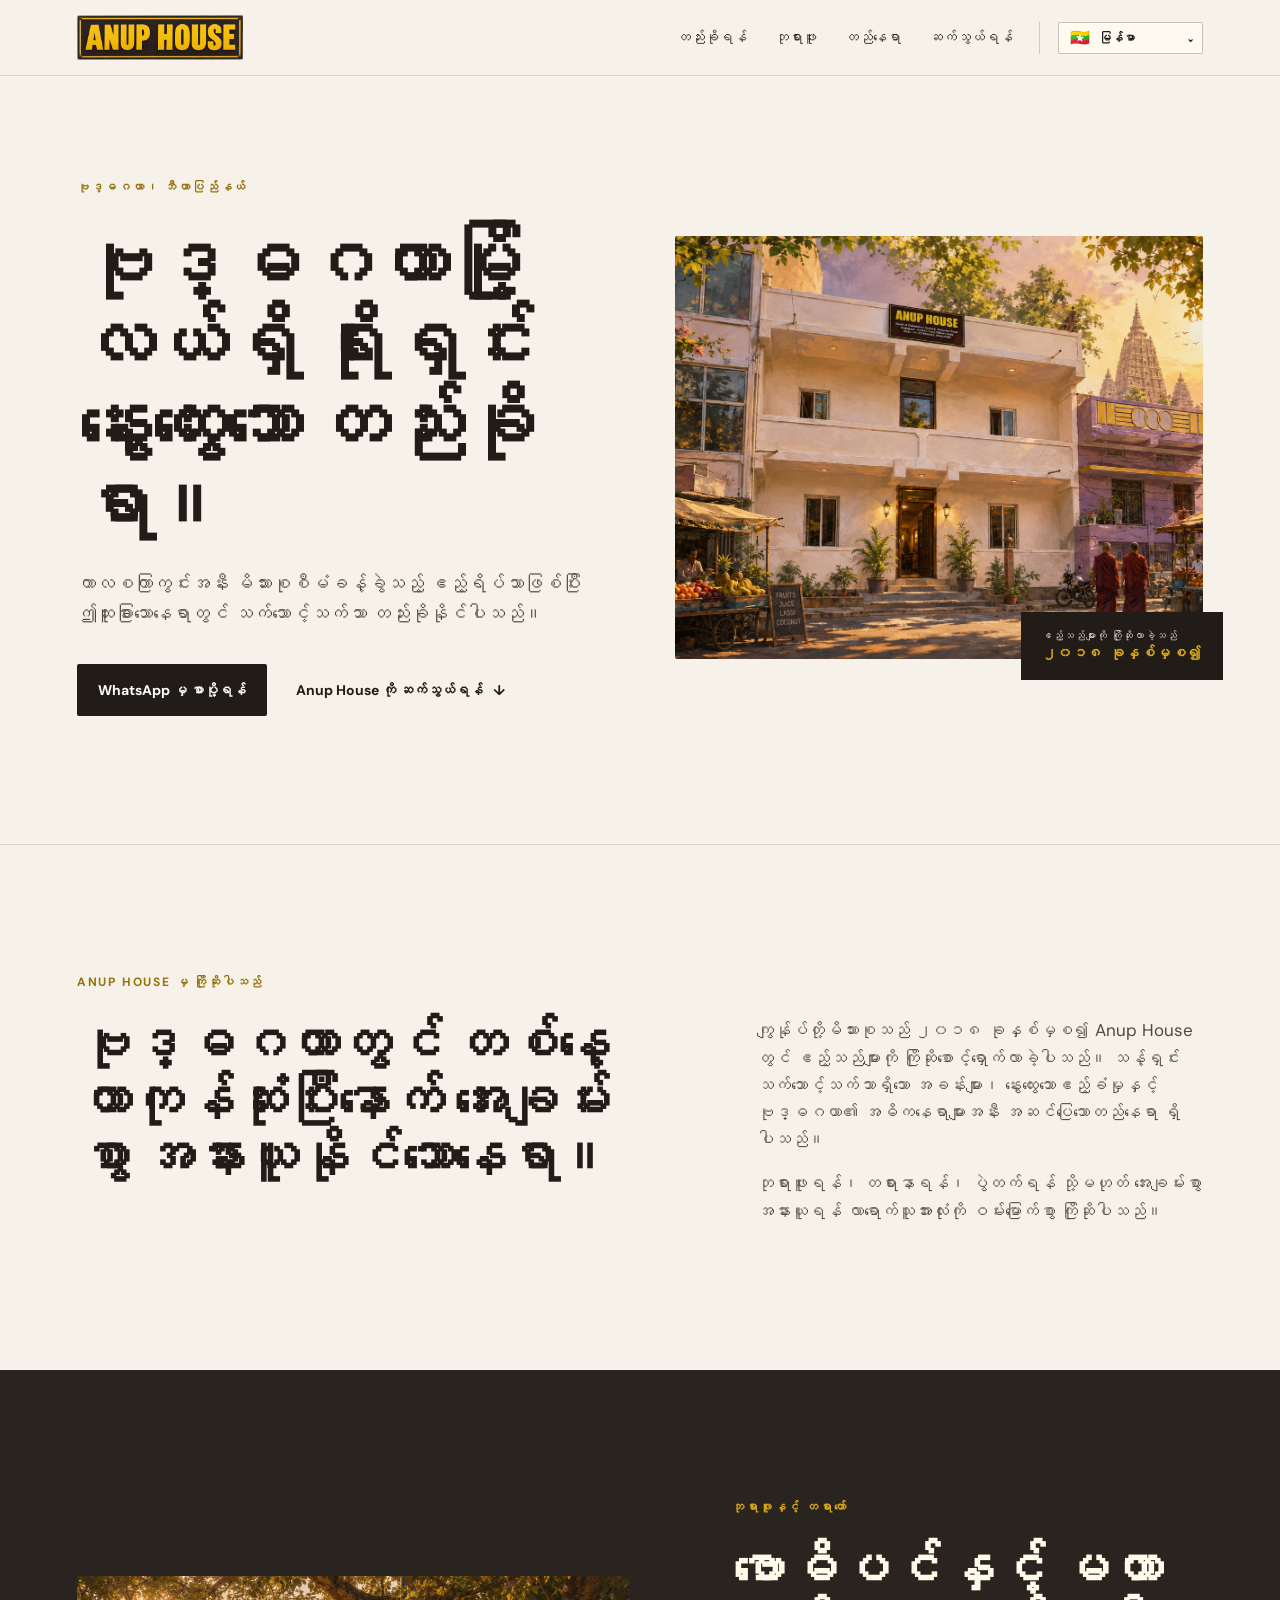
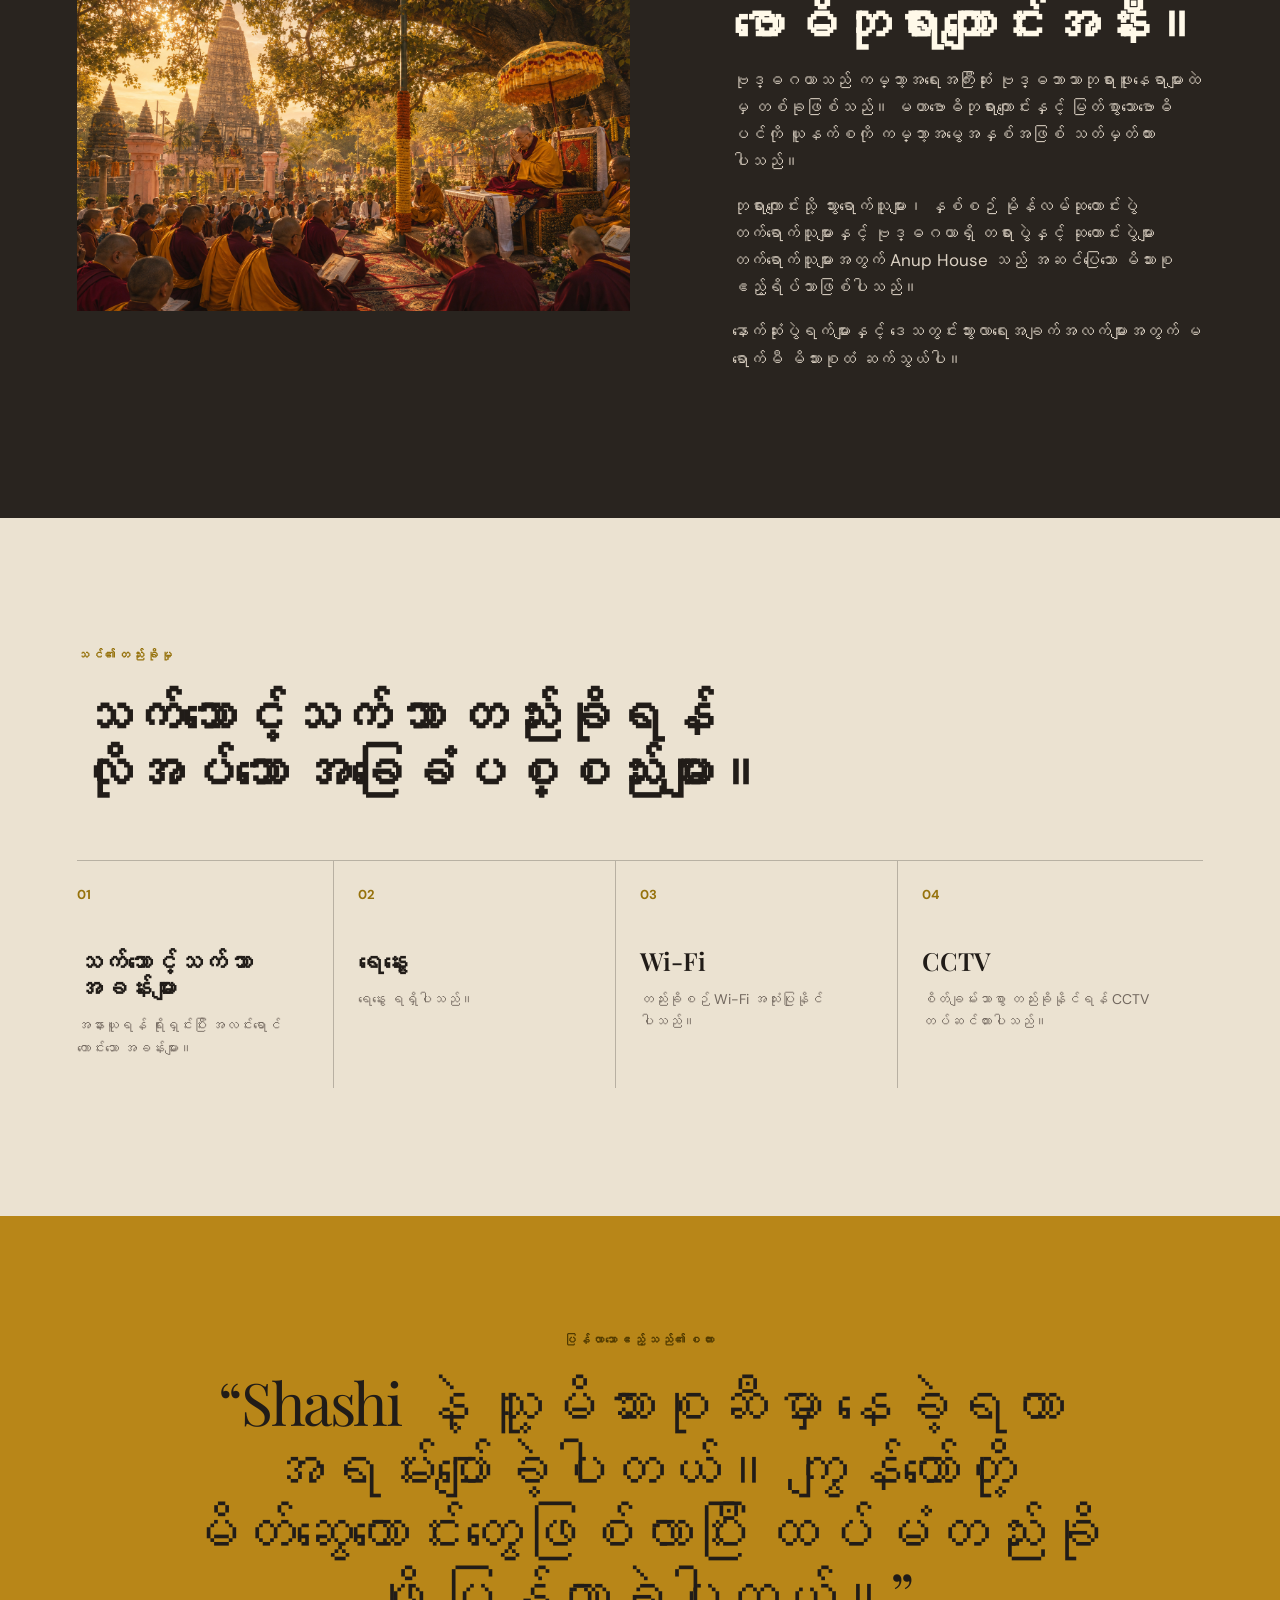
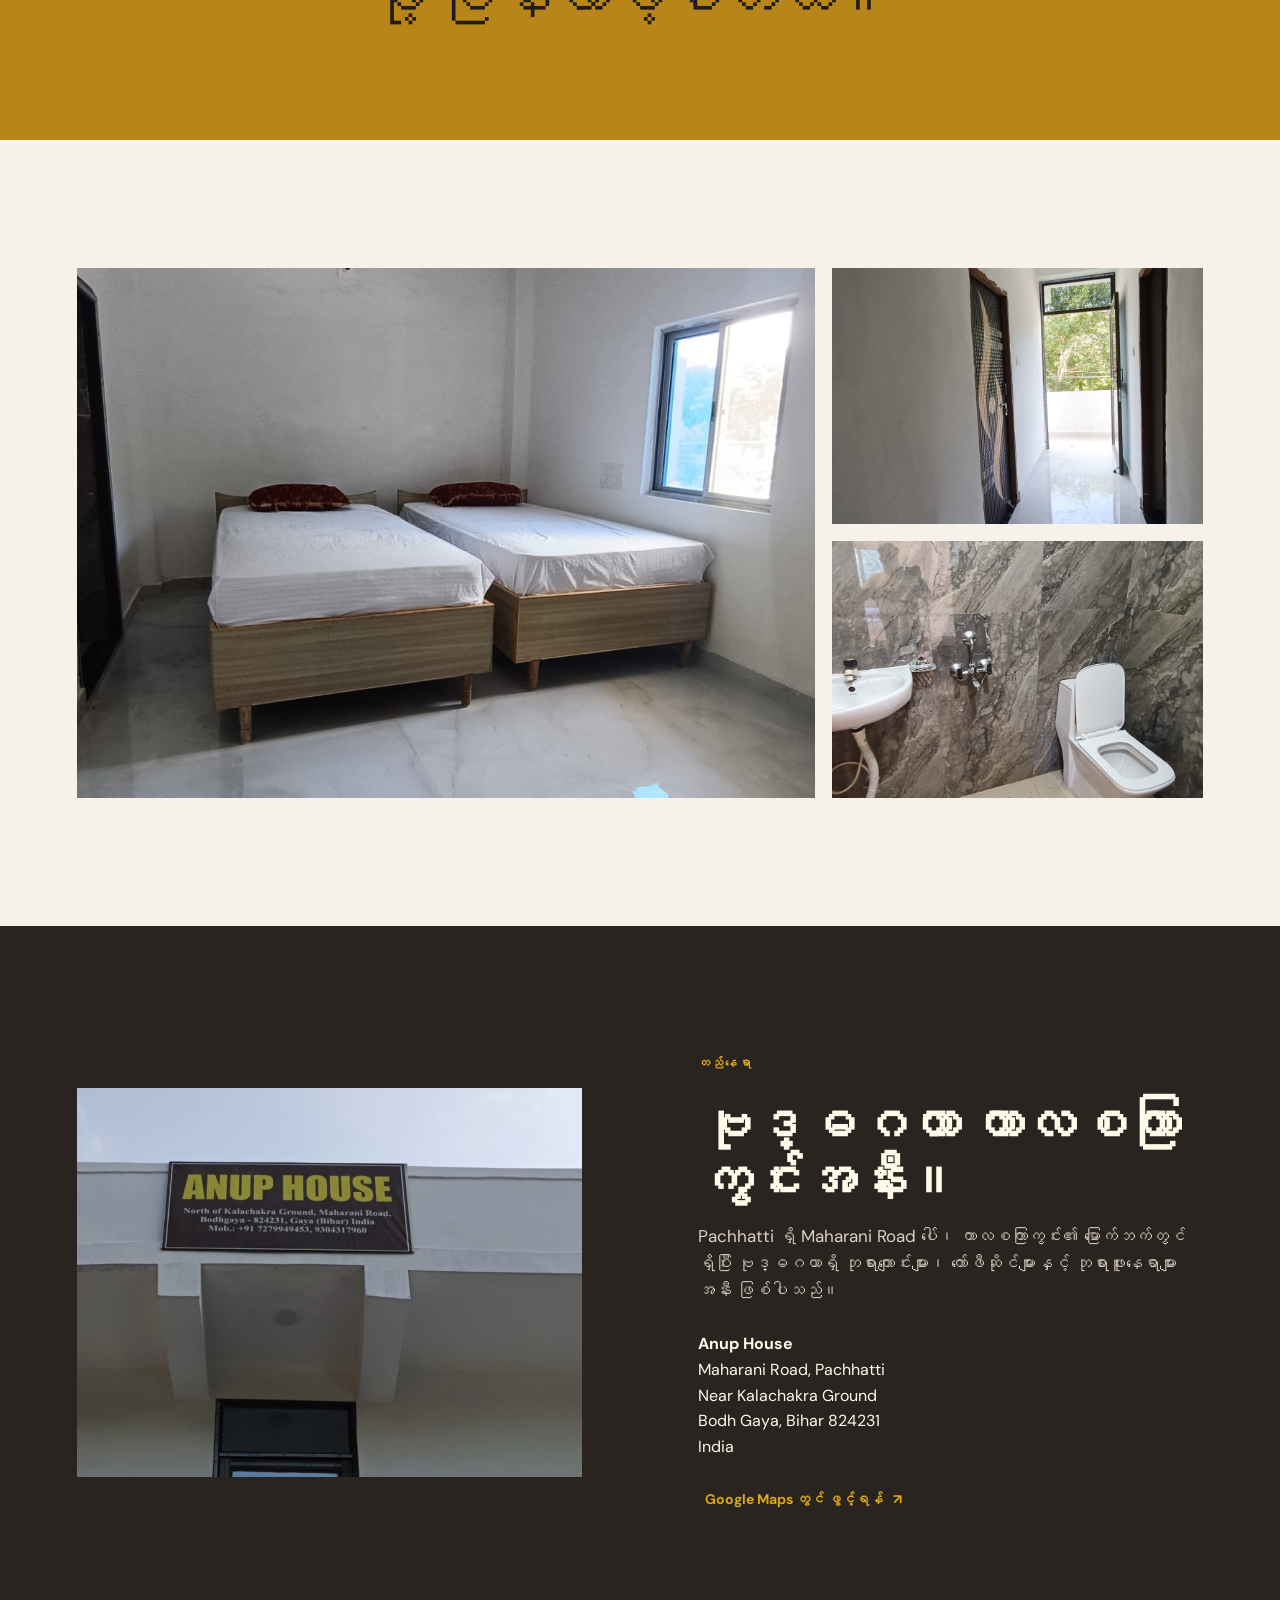
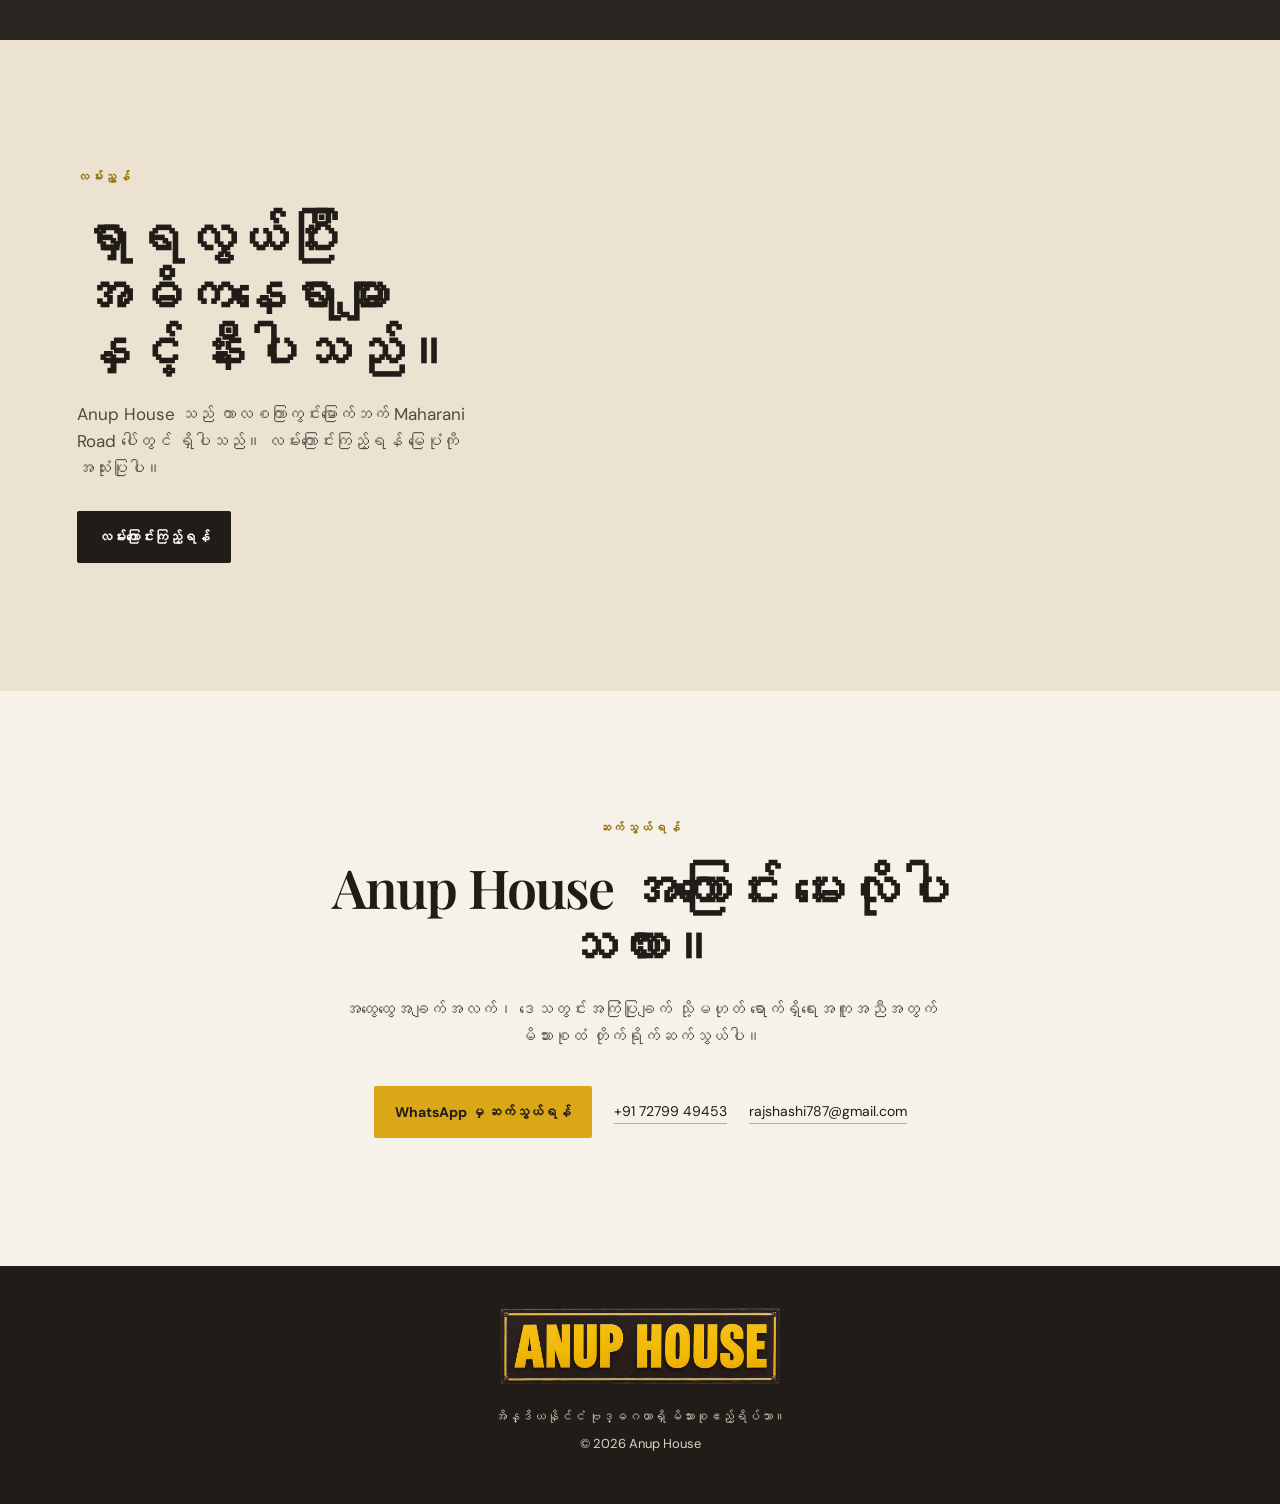
<file: my/index.html>
<!doctype html>
<html lang="my" data-language="my">
  <head>
    <meta charset="UTF-8" />
    <meta name="viewport" content="width=device-width, initial-scale=1.0" />
    <meta name="description" content="ကာလစကြာကွင်းအနီး မိသားစုစီမံခန့်ခွဲသည့် ဧည့်ရိပ်သာဖြစ်ပြီး ဤထူးခြားသောနေရာတွင် သက်သောင့်သက်သာ တည်းခိုနိုင်ပါသည်။" />
    <title>Anup House | ဗုဒ္ဓဂယာ မိသားစုဧည့်ရိပ်သာ</title>
    <link rel="canonical" href="https://anup-house.pages.dev/my/" />
    <!-- hreflang:start -->
    <link rel="alternate" hreflang="en" href="https://anup-house.pages.dev/" />
    <link rel="alternate" hreflang="hi" href="https://anup-house.pages.dev/hi/" />
    <link rel="alternate" hreflang="bo" href="https://anup-house.pages.dev/bo/" />
    <link rel="alternate" hreflang="ja" href="https://anup-house.pages.dev/ja/" />
    <link rel="alternate" hreflang="th" href="https://anup-house.pages.dev/th/" />
    <link rel="alternate" hreflang="vi" href="https://anup-house.pages.dev/vi/" />
    <link rel="alternate" hreflang="ko" href="https://anup-house.pages.dev/ko/" />
    <link rel="alternate" hreflang="zh-Hans" href="https://anup-house.pages.dev/zh-cn/" />
    <link rel="alternate" hreflang="zh-TW" href="https://anup-house.pages.dev/zh-tw/" />
    <link rel="alternate" hreflang="zh-HK" href="https://anup-house.pages.dev/yue-hk/" />
    <link rel="alternate" hreflang="my" href="https://anup-house.pages.dev/my/" />
    <link rel="alternate" hreflang="lo" href="https://anup-house.pages.dev/lo/" />
    <link rel="alternate" hreflang="x-default" href="https://anup-house.pages.dev/" />
    <!-- hreflang:end -->
    <link rel="icon" href="/assets/images/anup-house-sign.png" type="image/png" />
    <meta property="og:type" content="website" />
    <meta property="og:locale" content="my_MM" />
    <meta property="og:url" content="https://anup-house.pages.dev/my/" />
    <meta property="og:title" content="Anup House | ဗုဒ္ဓဂယာ မိသားစုဧည့်ရိပ်သာ" />
    <meta property="og:description" content="ကာလစကြာကွင်းအနီး မိသားစုစီမံခန့်ခွဲသည့် ဧည့်ရိပ်သာဖြစ်ပြီး ဤထူးခြားသောနေရာတွင် သက်သောင့်သက်သာ တည်းခိုနိုင်ပါသည်။" />
    <meta property="og:image" content="https://anup-house.pages.dev/assets/images/bodhgaya-street-scene.png" />
    <meta property="og:image:alt" content="Illustrated Bodhgaya street scene at Anup House" />
    <meta name="twitter:card" content="summary_large_image" />
    <link rel="preconnect" href="https://fonts.googleapis.com" />
    <link rel="preconnect" href="https://fonts.gstatic.com" crossorigin />
    <link href="https://fonts.googleapis.com/css2?family=DM+Sans:wght@400;500;600;700&family=Playfair+Display:ital,wght@0,500;0,600;0,700;1,500&display=swap" rel="stylesheet" />
    <link rel="stylesheet" href="/styles.css" />
    <script type="application/ld+json">
      {
        "@context": "https://schema.org",
        "@type": "LodgingBusiness",
        "name": "Anup House",
        "description": "ကာလစကြာကွင်းအနီး မိသားစုစီမံခန့်ခွဲသည့် ဧည့်ရိပ်သာဖြစ်ပြီး ဤထူးခြားသောနေရာတွင် သက်သောင့်သက်သာ တည်းခိုနိုင်ပါသည်။",
        "url": "https://anup-house.pages.dev/my/",
        "image": "https://anup-house.pages.dev/assets/images/bodhgaya-street-scene.png",
        "logo": "https://anup-house.pages.dev/assets/images/anup-house-sign.png",
        "email": "rajshashi787@gmail.com",
        "telephone": "+917279949453",
        "address": {
          "@type": "PostalAddress",
          "streetAddress": "Maharani Road, Pachhatti, near Kalachakra Ground",
          "addressLocality": "Bodh Gaya",
          "addressRegion": "Bihar",
          "postalCode": "824231",
          "addressCountry": "IN"
        },
        "geo": {
          "@type": "GeoCoordinates",
          "latitude": 24.7014747,
          "longitude": 84.9900972
        },
        "hasMap": "https://www.google.com/maps/place/ANUP+HOUSE/@24.7014747,84.9900972,17z/data=!4m9!3m8!1s0x39f32d466bd4a569:0xb8e0e1038535fe63!5m2!4m1!1i2!8m2!3d24.7014747!4d84.9900972!16s%2Fg%2F11xw13vmdd"
      }
    </script>
  </head>
  <body>
    <header class="site-header">
      <a class="brand" href="#top" aria-label="Anup House home"><img src="/assets/images/anup-house-sign.png" alt="Anup House" /></a>
      <nav aria-label="Main navigation">
        <a href="#stay" data-i18n="navStay">တည်းခိုရန်</a>
        <a href="#pilgrimage" data-i18n="navPilgrimage">ဘုရားဖူး</a>
        <a href="#location" data-i18n="navLocation">တည်နေရာ</a>
        <a href="#contact" data-i18n="navContact">ဆက်သွယ်ရန်</a>
      </nav>
      <details class="language-switch">
        <summary aria-label="Choose language">
          <span id="current-language-marker" class="language-marker" aria-hidden="true">🌐</span>
          <span id="current-language">English</span>
          <span class="language-chevron" aria-hidden="true">⌄</span>
        </summary>
        <div class="language-menu" aria-label="Languages">
          <a href="/" data-language="en"><span class="language-marker" aria-hidden="true">🌐</span><span>English</span></a>
          <a href="/hi/" data-language="hi"><span class="language-marker" aria-hidden="true">🇮🇳</span><span>हिन्दी</span></a>
          <a href="/bo/" data-language="bo"><span class="language-marker" aria-hidden="true"><img src="/assets/images/tibetan-flag.svg" alt="" /></span><span>བོད་ཡིག</span></a>
          <a href="/ja/" data-language="ja"><span class="language-marker" aria-hidden="true">🇯🇵</span><span>日本語</span></a>
          <a href="/th/" data-language="th"><span class="language-marker" aria-hidden="true">🇹🇭</span><span>ไทย</span></a>
          <a href="/vi/" data-language="vi"><span class="language-marker" aria-hidden="true">🇻🇳</span><span>Tiếng Việt</span></a>
          <a href="/ko/" data-language="ko"><span class="language-marker" aria-hidden="true">🇰🇷</span><span>한국어</span></a>
          <a href="/zh-cn/" data-language="zh-CN"><span class="language-marker" aria-hidden="true"><img src="/assets/images/prc-flag.svg" alt="" /></span><span>简体中文</span></a>
          <a href="/zh-tw/" data-language="zh-TW"><span class="language-marker" aria-hidden="true"><img src="/assets/images/taiwan-flag.svg" alt="" /></span><span>繁體中文（台灣）</span></a>
          <a href="/yue-hk/" data-language="yue-HK"><span class="language-marker" aria-hidden="true"><img src="/assets/images/hong-kong-flag.svg" alt="" /></span><span>廣東話（香港）</span></a>
          <a href="/my/" data-language="my"><span class="language-marker" aria-hidden="true">🇲🇲</span><span>မြန်မာ</span></a>
          <a href="/lo/" data-language="lo"><span class="language-marker" aria-hidden="true">🇱🇦</span><span>ລາວ</span></a>
        </div>
      </details>
    </header>

    <main id="top">
      <section class="hero">
        <div class="hero-copy">
          <p class="eyebrow" data-i18n="heroEyebrow">ဗုဒ္ဓဂယာ၊ ဘီဟာပြည်နယ်</p>
          <h1 data-i18n="heroTitle">ဗုဒ္ဓဂယာမြို့လယ်ရှိ ရိုးရှင်းနွေးထွေးသော တည်းခိုရာ။</h1>
          <p class="intro" data-i18n="heroIntro">ကာလစကြာကွင်းအနီး မိသားစုစီမံခန့်ခွဲသည့် ဧည့်ရိပ်သာဖြစ်ပြီး ဤထူးခြားသောနေရာတွင် သက်သောင့်သက်သာ တည်းခိုနိုင်ပါသည်။</p>
          <div class="hero-actions">
            <a class="button button-dark" href="https://wa.me/917279949453" target="_blank" rel="noopener" data-i18n="whatsapp">WhatsApp မှ စာပို့ရန်</a>
            <a class="text-link" href="#contact"><span data-i18n="contactAnup">Anup House ကို ဆက်သွယ်ရန်</span> <span aria-hidden="true">↓</span></a>
          </div>
        </div>
        <div class="hero-image-wrap">
          <img class="hero-image" src="/assets/images/bodhgaya-street-scene.png" alt="Illustrated street scene of Anup House in Bodhgaya" />
          <div class="since"><span data-i18n="welcoming">ဧည့်သည်များကို ကြိုဆိုလာခဲ့သည်</span><br /><strong data-i18n="since">၂၀၁၈ ခုနှစ်မှစ၍</strong></div>
        </div>
      </section>

      <section class="welcome section">
        <p class="eyebrow" data-i18n="welcomeEyebrow">Anup House မှ ကြိုဆိုပါသည်</p>
        <div class="welcome-grid">
          <h2 data-i18n="welcomeTitle">ဗုဒ္ဓဂယာတွင် တစ်နေ့တာကုန်ဆုံးပြီးနောက် အေးချမ်းစွာ အနားယူနိုင်သောနေရာ။</h2>
          <div>
            <p data-i18n="welcomeP1">ကျွန်ုပ်တို့မိသားစုသည် ၂၀၁၈ ခုနှစ်မှစ၍ Anup House တွင် ဧည့်သည်များကို ကြိုဆိုစောင့်ရှောက်လာခဲ့ပါသည်။ သန့်ရှင်းသက်သောင့်သက်သာရှိသော အခန်းများ၊ နွေးထွေးသောဧည့်ခံမှုနှင့် ဗုဒ္ဓဂယာ၏ အဓိကနေရာများအနီး အဆင်ပြေသောတည်နေရာ ရှိပါသည်။</p>
            <p data-i18n="welcomeP2">ဘုရားဖူးရန်၊ တရားနာရန်၊ ပွဲတက်ရန် သို့မဟုတ် အေးချမ်းစွာ အနားယူရန် လာရောက်သူအားလုံးကို ဝမ်းမြောက်စွာ ကြိုဆိုပါသည်။</p>
          </div>
        </div>
      </section>

      <section id="pilgrimage" class="pilgrimage section">
        <div class="pilgrimage-image">
          <img src="/assets/images/hhdl-bodhi-tree.png" alt="Illustration inspired by Buddhist teachings at the Bodhi Tree in Bodhgaya" />
        </div>
        <div class="pilgrimage-copy">
          <p class="eyebrow" data-i18n="pilgrimageEyebrow">ဘုရားဖူးနှင့် တရားတော်</p>
          <h2 data-i18n="pilgrimageTitle">ဗောဓိပင်နှင့် မဟာဗောဓိဘုရားကျောင်းအနီး။</h2>
          <p data-i18n="pilgrimageP1">ဗုဒ္ဓဂယာသည် ကမ္ဘာ့အရေးအကြီးဆုံး ဗုဒ္ဓဘာသာဘုရားဖူးနေရာများထဲမှ တစ်ခုဖြစ်သည်။ မဟာဗောဓိဘုရားကျောင်းနှင့် မြတ်စွာသောဗောဓိပင်ကို ယူနက်စကို ကမ္ဘာ့အမွေအနှစ်အဖြစ် သတ်မှတ်ထားပါသည်။</p>
          <p data-i18n="pilgrimageP2">ဘုရားကျောင်းသို့ သွားရောက်သူများ၊ နှစ်စဉ် မိုန်လမ်ဆုတောင်းပွဲတက်ရောက်သူများနှင့် ဗုဒ္ဓဂယာရှိ တရားပွဲနှင့် ဆုတောင်းပွဲများတက်ရောက်သူများအတွက် Anup House သည် အဆင်ပြေသော မိသားစုဧည့်ရိပ်သာဖြစ်ပါသည်။</p>
          <p data-i18n="pilgrimageP3">နောက်ဆုံးပွဲရက်များနှင့် ဒေသတွင်းသွားလာရေးအချက်အလက်များအတွက် မရောက်မီ မိသားစုထံ ဆက်သွယ်ပါ။</p>
        </div>
      </section>

      <section id="stay" class="stay section section-tint">
        <div class="section-heading">
          <p class="eyebrow" data-i18n="stayEyebrow">သင်၏တည်းခိုမှု</p>
          <h2 data-i18n="stayTitle">သက်သောင့်သက်သာ တည်းခိုရန် လိုအပ်သော အခြေခံပစ္စည်းများ။</h2>
        </div>
        <div class="feature-grid">
          <article><span>01</span><h3 data-i18n="roomsTitle">သက်သောင့်သက်သာ အခန်းများ</h3><p data-i18n="roomsText">အနားယူရန် ရိုးရှင်းပြီး အလင်းရောင်ကောင်းသော အခန်းများ။</p></article>
          <article><span>02</span><h3 data-i18n="waterTitle">ရေနွေး</h3><p data-i18n="waterText">ရေနွေး ရရှိပါသည်။</p></article>
          <article><span>03</span><h3>Wi-Fi</h3><p data-i18n="wifiText">တည်းခိုစဉ် Wi-Fi အသုံးပြုနိုင်ပါသည်။</p></article>
          <article><span>04</span><h3>CCTV</h3><p data-i18n="cctvText">စိတ်ချမ်းသာစွာ တည်းခိုနိုင်ရန် CCTV တပ်ဆင်ထားပါသည်။</p></article>
        </div>
      </section>

      <section class="guest-note section" aria-label="Guest note">
        <p class="eyebrow" data-i18n="guestEyebrow">ပြန်လာသောဧည့်သည်၏စကား</p>
        <blockquote data-i18n="guestQuote">“Shashi နဲ့ သူ့မိသားစုဆီမှာ နေခဲ့ရတာ အရမ်းပျော်ခဲ့ပါတယ်။ ကျွန်တော်တို့ မိတ်ဆွေကောင်းတွေဖြစ်လာပြီး ထပ်မံတည်းခိုဖို့ ပြန်လာခဲ့ပါတယ်။”</blockquote>
      </section>

      <section class="gallery section" aria-label="Anup House gallery">
        <div class="gallery-main"><img src="/assets/images/guesthouse-exterior.jpg" alt="A bright twin bedroom at Anup House" /></div>
        <div class="gallery-side"><img src="/assets/images/guesthouse-room-2.jpg" alt="A bright hallway leading out to a balcony at Anup House" /><img src="/assets/images/guesthouse-room-1.jpg" alt="Bathroom at Anup House" /></div>
      </section>

      <section id="location" class="location section">
        <div class="location-image"><img src="/assets/images/guesthouse-detail.jpg" alt="Anup House sign on Maharani Road" /></div>
        <div class="location-copy">
          <p class="eyebrow" data-i18n="locationEyebrow">တည်နေရာ</p>
          <h2 data-i18n="locationTitle">ဗုဒ္ဓဂယာ ကာလစကြာကွင်းအနီး။</h2>
          <p data-i18n="locationText">Pachhatti ရှိ Maharani Road ပေါ်၊ ကာလစကြာကွင်း၏ မြောက်ဘက်တွင်ရှိပြီး ဗုဒ္ဓဂယာရှိ ဘုရားကျောင်းများ၊ ကော်ဖီဆိုင်များနှင့် ဘုရားဖူးနေရာများအနီး ဖြစ်ပါသည်။</p>
          <address><strong>Anup House</strong><br />Maharani Road, Pachhatti<br />Near Kalachakra Ground<br />Bodh Gaya, Bihar 824231<br />India</address>
          <a class="text-link" href="https://www.google.com/maps/place/ANUP+HOUSE/@24.7014747,84.9900972,17z/data=!4m9!3m8!1s0x39f32d466bd4a569:0xb8e0e1038535fe63!5m2!4m1!1i2!8m2!3d24.7014747!4d84.9900972!16s%2Fg%2F11xw13vmdd" target="_blank" rel="noopener"><span data-i18n="googleMaps">Google Maps တွင် ဖွင့်ရန်</span> <span aria-hidden="true">↗</span></a>
        </div>
      </section>

      <section class="map-section section section-tint">
        <div class="map-copy">
          <p class="eyebrow" data-i18n="directionsEyebrow">လမ်းညွှန်</p>
          <h2 data-i18n="directionsTitle">ရှာရလွယ်ပြီး အဓိကနေရာများနှင့် နီးပါသည်။</h2>
          <p data-i18n="directionsText">Anup House သည် ကာလစကြာကွင်းမြောက်ဘက် Maharani Road ပေါ်တွင် ရှိပါသည်။ လမ်းကြောင်းကြည့်ရန် မြေပုံကို အသုံးပြုပါ။</p>
          <a class="button button-dark" href="https://www.google.com/maps/place/ANUP+HOUSE/@24.7014747,84.9900972,17z/data=!4m9!3m8!1s0x39f32d466bd4a569:0xb8e0e1038535fe63!5m2!4m1!1i2!8m2!3d24.7014747!4d84.9900972!16s%2Fg%2F11xw13vmdd" target="_blank" rel="noopener" data-i18n="directionsButton">လမ်းကြောင်းကြည့်ရန်</a>
        </div>
        <iframe class="map-frame" title="Map showing Anup House in Bodhgaya" src="https://www.google.com/maps?q=ANUP+HOUSE,+Maharani+Road,+Pachhatti,+Bodh+Gaya,+Bihar+824231,+India&amp;z=17&amp;output=embed" loading="lazy" referrerpolicy="no-referrer-when-downgrade"></iframe>
      </section>

      <section id="contact" class="contact section">
        <p class="eyebrow" data-i18n="contactEyebrow">ဆက်သွယ်ရန်</p>
        <h2 data-i18n="contactTitle">Anup House အကြောင်း မေးလိုပါသလား။</h2>
        <p data-i18n="contactText">အထွေထွေအချက်အလက်၊ ဒေသတွင်းအကြံပြုချက် သို့မဟုတ် ရောက်ရှိရေးအကူအညီအတွက် မိသားစုထံ တိုက်ရိုက်ဆက်သွယ်ပါ။</p>
        <div class="contact-actions">
          <a class="button button-gold" href="https://wa.me/917279949453" target="_blank" rel="noopener" data-i18n="whatsappUs">WhatsApp မှ ဆက်သွယ်ရန်</a>
          <a class="contact-detail" href="tel:+917279949453">+91 72799 49453</a>
          <a class="contact-detail" href="mailto:rajshashi787@gmail.com">rajshashi787@gmail.com</a>
        </div>
      </section>
    </main>

    <footer>
      <img src="/assets/images/anup-house-sign.png" alt="Anup House" />
      <p data-i18n="footer">အိန္ဒိယနိုင်ငံ ဗုဒ္ဓဂယာရှိ မိသားစုဧည့်ရိပ်သာ။</p>
      <p>© <span id="year"></span> Anup House</p>
    </footer>
    <script src="/translations.js"></script>
  </body>
</html>
</file>
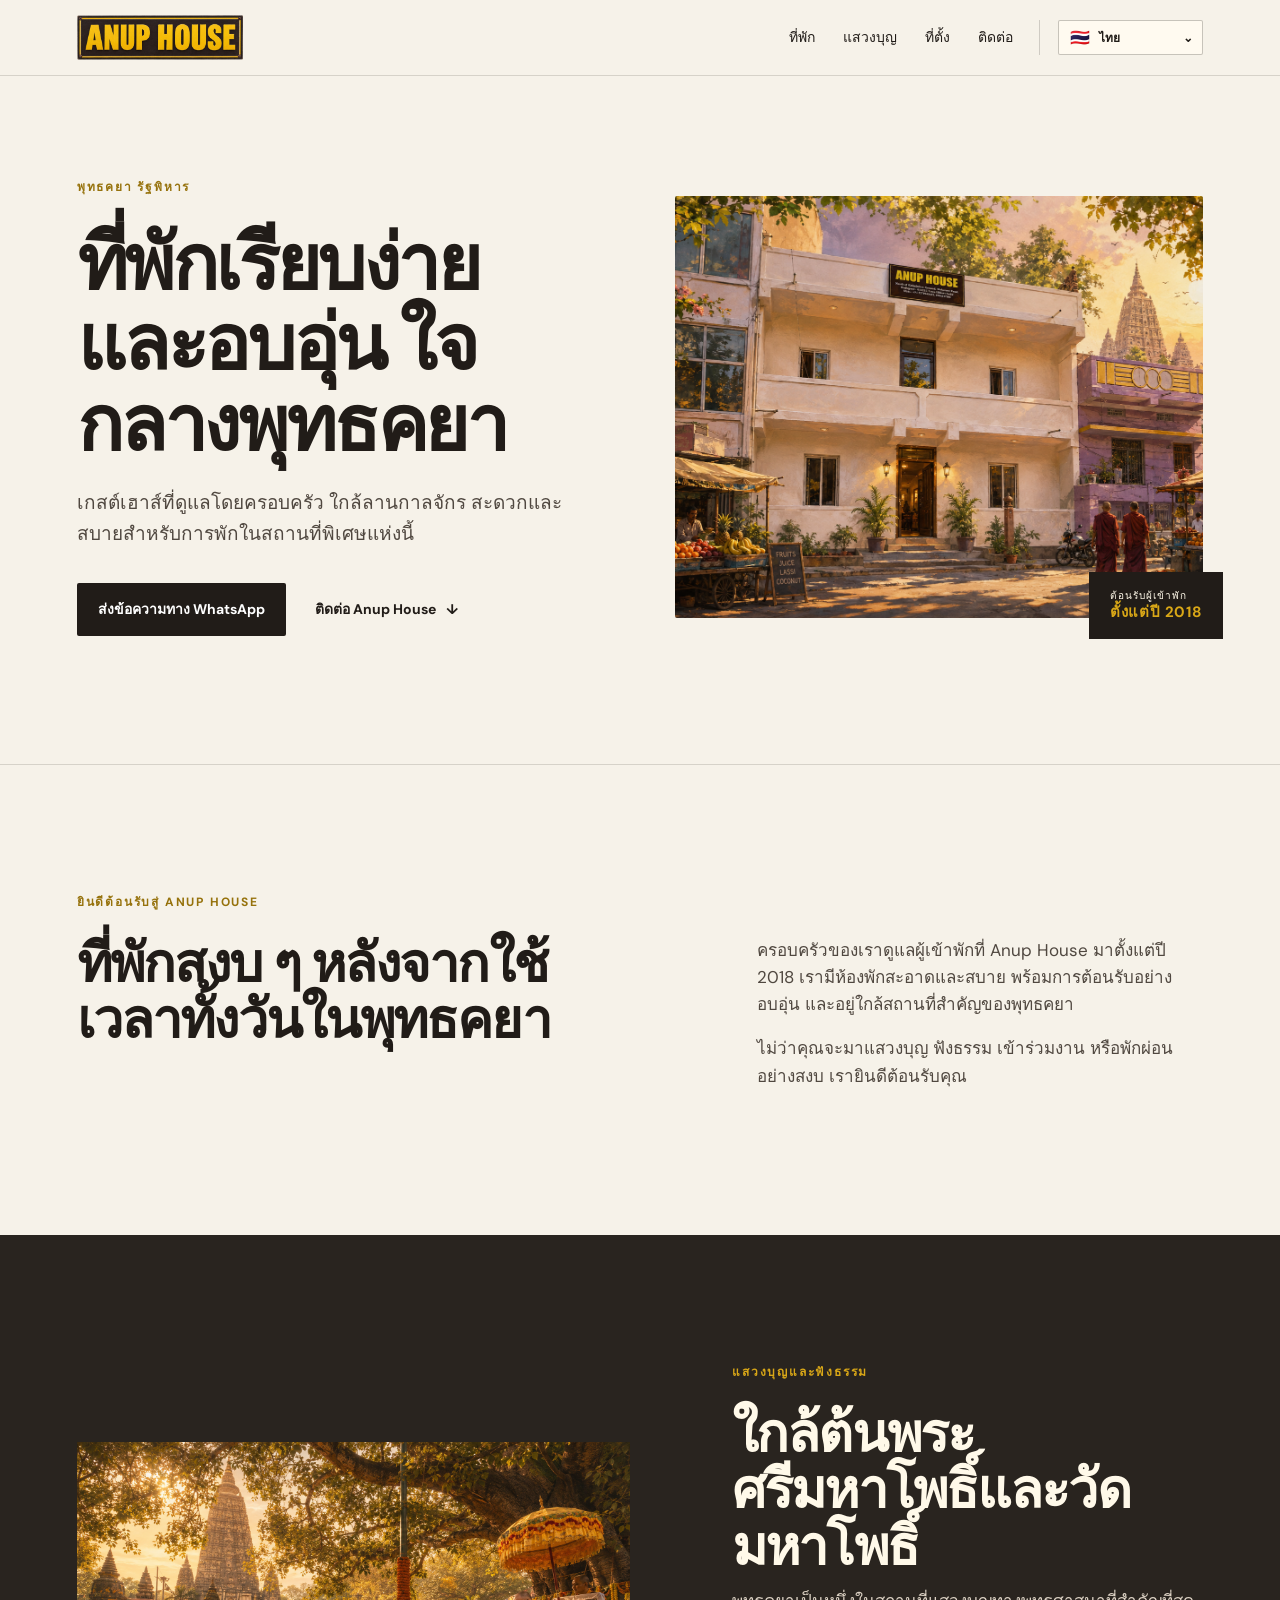
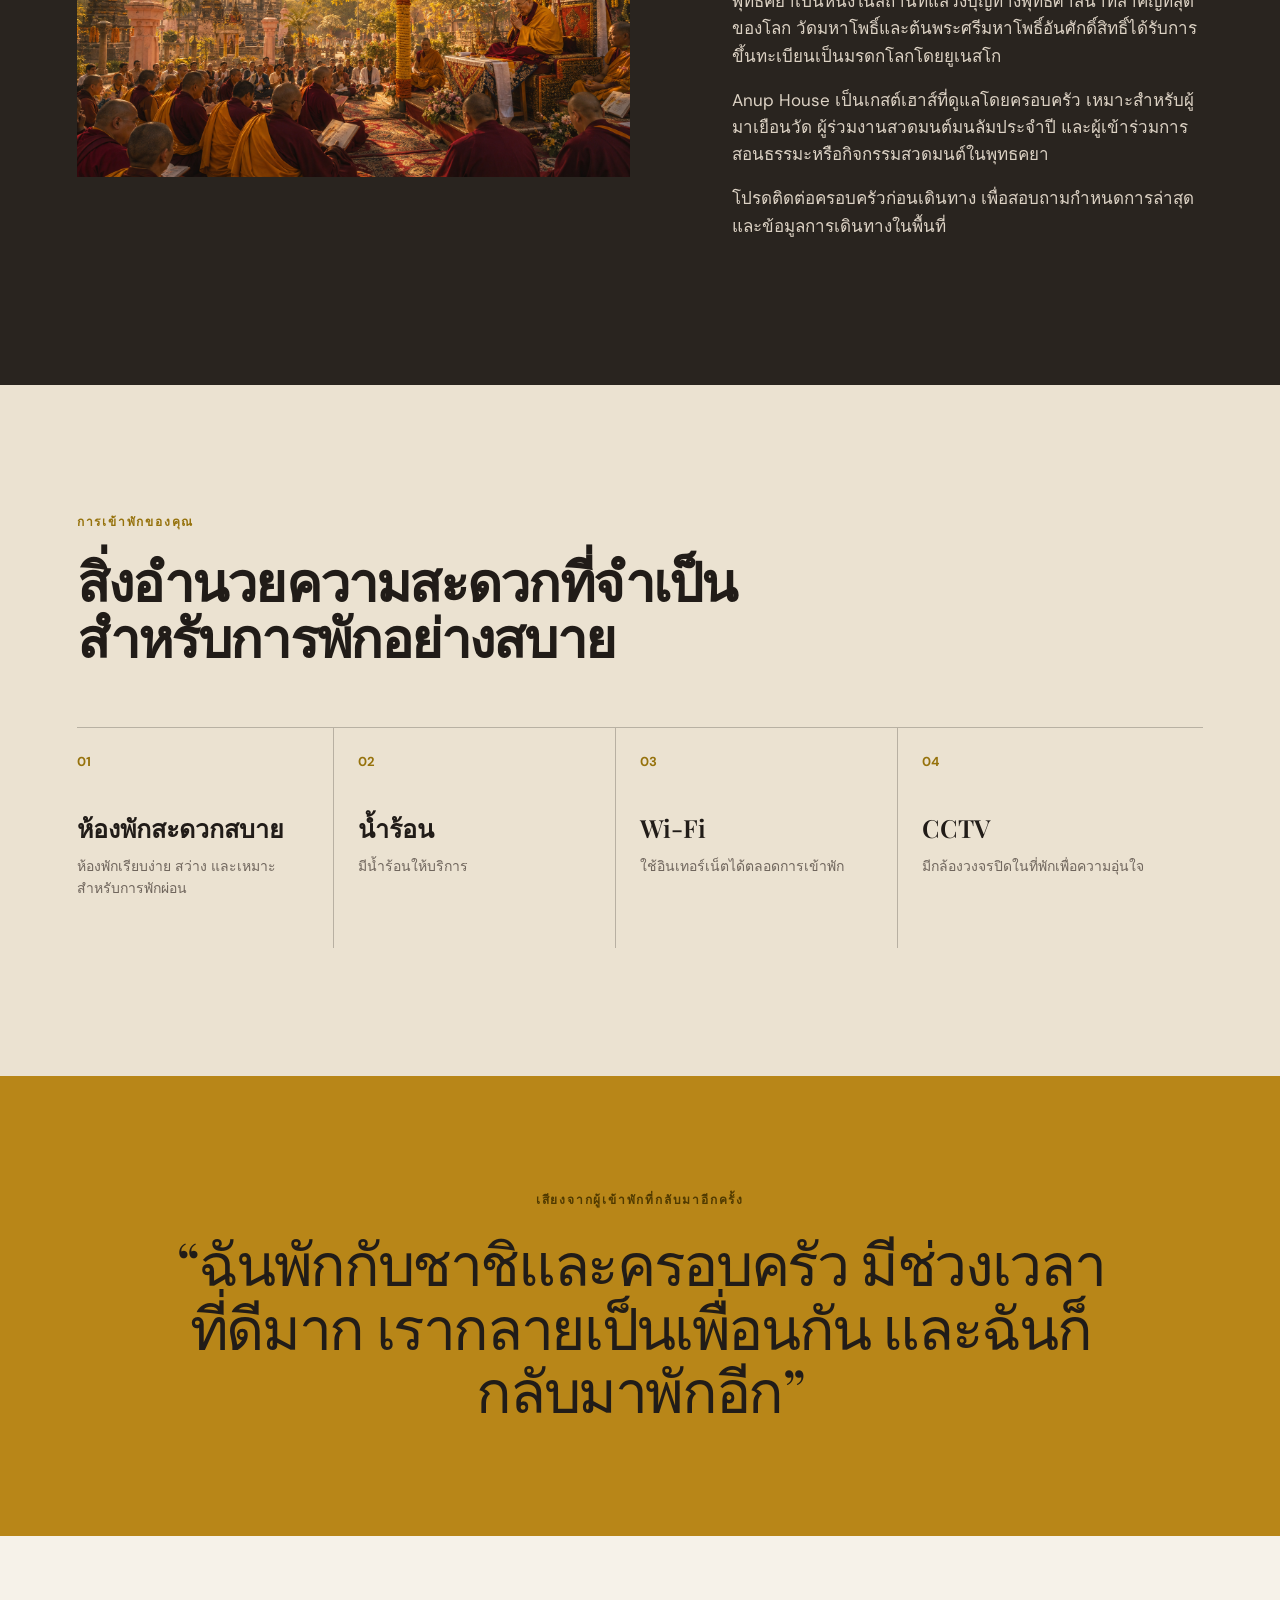
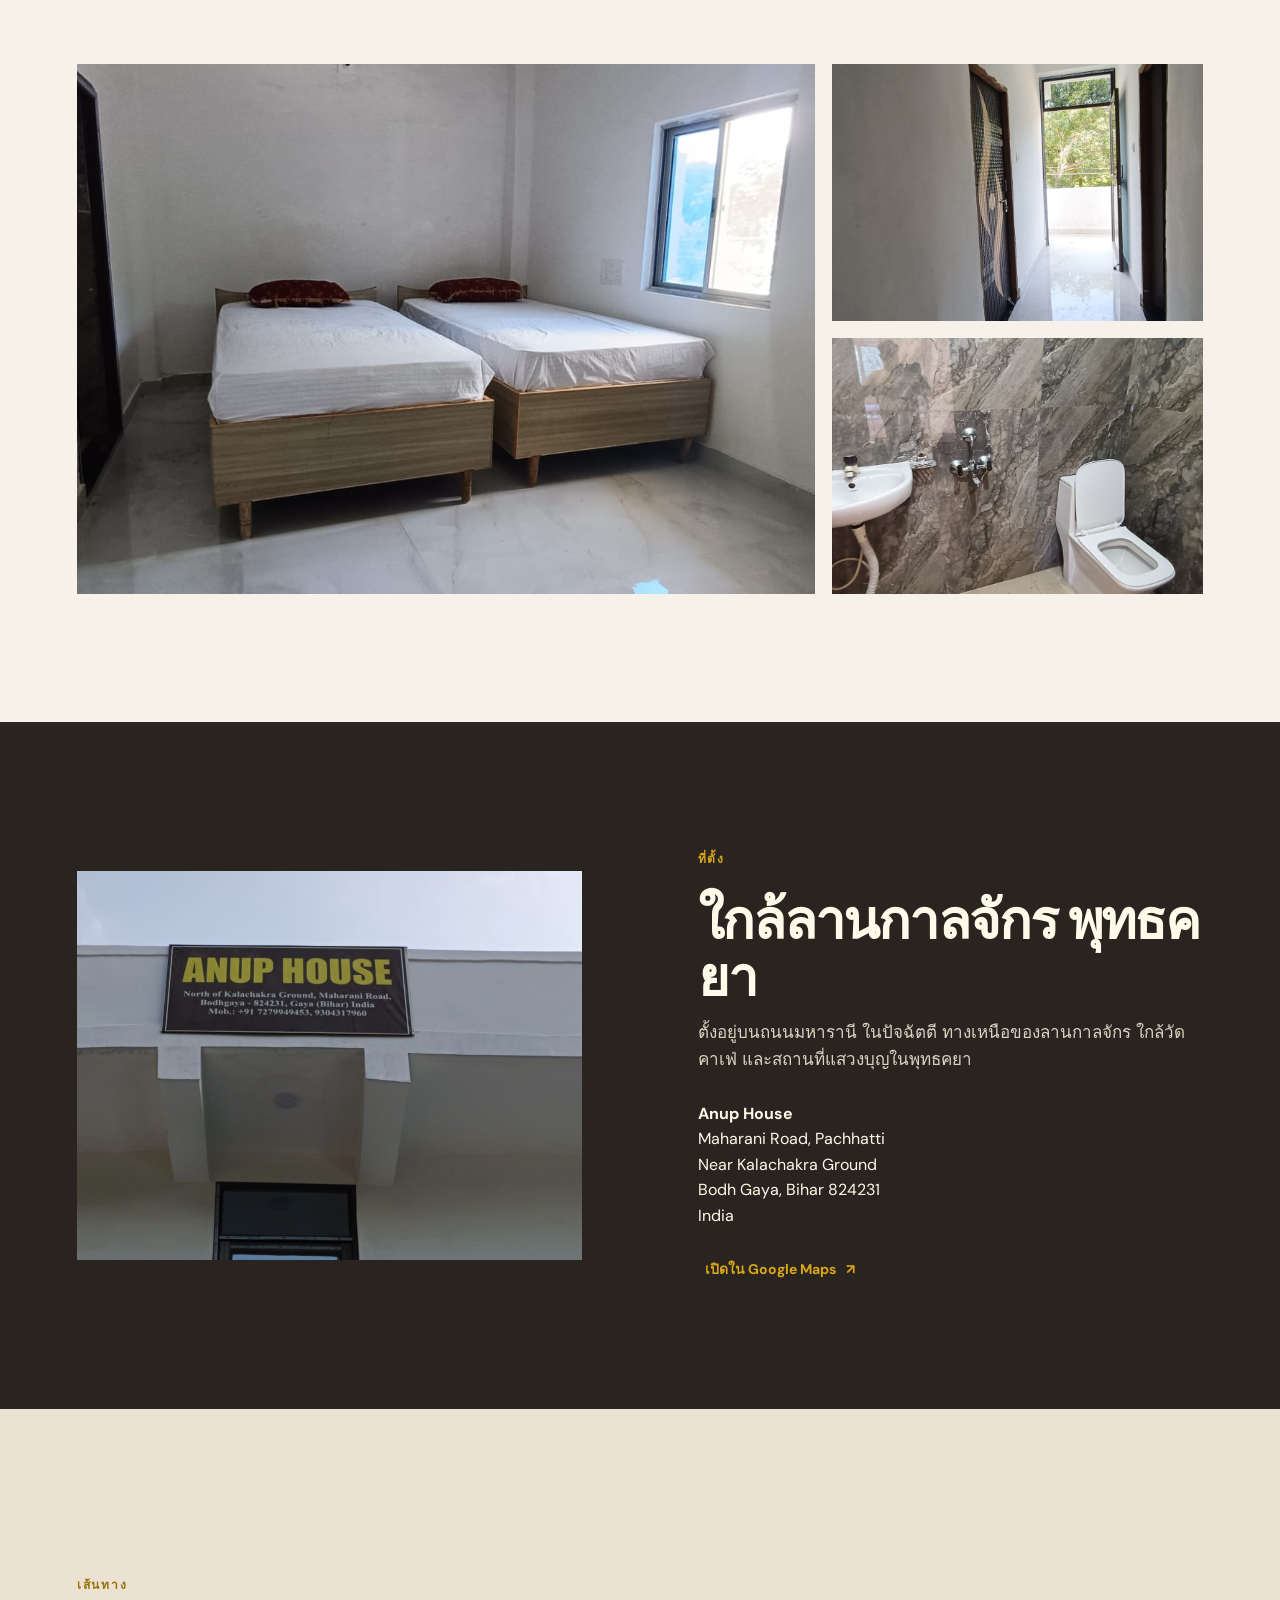
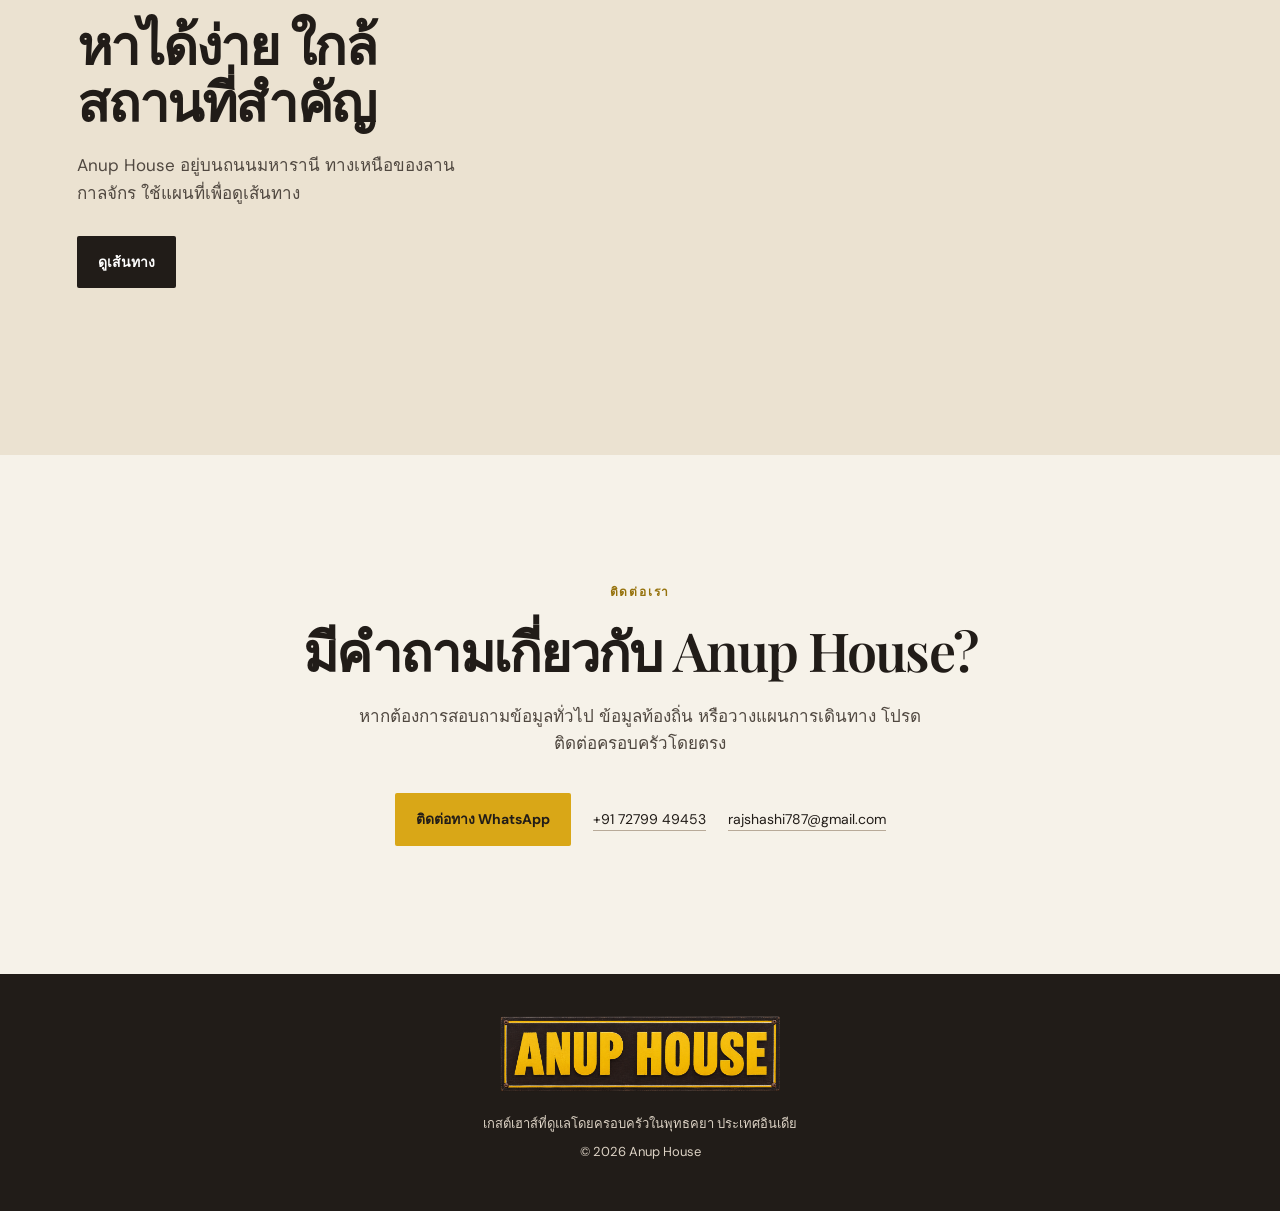
<file: th/index.html>
<!doctype html>
<html lang="th" data-language="th">
  <head>
    <meta charset="UTF-8" />
    <meta name="viewport" content="width=device-width, initial-scale=1.0" />
    <meta name="description" content="เกสต์เฮาส์ที่ดูแลโดยครอบครัว ใกล้ลานกาลจักร สะดวกและสบายสำหรับการพักในสถานที่พิเศษแห่งนี้" />
    <title>Anup House | เกสต์เฮาส์ครอบครัวในพุทธคยา</title>
    <link rel="canonical" href="https://anup-house.pages.dev/th/" />
    <!-- hreflang:start -->
    <link rel="alternate" hreflang="en" href="https://anup-house.pages.dev/" />
    <link rel="alternate" hreflang="hi" href="https://anup-house.pages.dev/hi/" />
    <link rel="alternate" hreflang="bo" href="https://anup-house.pages.dev/bo/" />
    <link rel="alternate" hreflang="ja" href="https://anup-house.pages.dev/ja/" />
    <link rel="alternate" hreflang="th" href="https://anup-house.pages.dev/th/" />
    <link rel="alternate" hreflang="vi" href="https://anup-house.pages.dev/vi/" />
    <link rel="alternate" hreflang="ko" href="https://anup-house.pages.dev/ko/" />
    <link rel="alternate" hreflang="zh-Hans" href="https://anup-house.pages.dev/zh-cn/" />
    <link rel="alternate" hreflang="zh-TW" href="https://anup-house.pages.dev/zh-tw/" />
    <link rel="alternate" hreflang="zh-HK" href="https://anup-house.pages.dev/yue-hk/" />
    <link rel="alternate" hreflang="my" href="https://anup-house.pages.dev/my/" />
    <link rel="alternate" hreflang="lo" href="https://anup-house.pages.dev/lo/" />
    <link rel="alternate" hreflang="x-default" href="https://anup-house.pages.dev/" />
    <!-- hreflang:end -->
    <link rel="icon" href="/assets/images/anup-house-sign.png" type="image/png" />
    <meta property="og:type" content="website" />
    <meta property="og:locale" content="th_TH" />
    <meta property="og:url" content="https://anup-house.pages.dev/th/" />
    <meta property="og:title" content="Anup House | เกสต์เฮาส์ครอบครัวในพุทธคยา" />
    <meta property="og:description" content="เกสต์เฮาส์ที่ดูแลโดยครอบครัว ใกล้ลานกาลจักร สะดวกและสบายสำหรับการพักในสถานที่พิเศษแห่งนี้" />
    <meta property="og:image" content="https://anup-house.pages.dev/assets/images/bodhgaya-street-scene.png" />
    <meta property="og:image:alt" content="Illustrated Bodhgaya street scene at Anup House" />
    <meta name="twitter:card" content="summary_large_image" />
    <link rel="preconnect" href="https://fonts.googleapis.com" />
    <link rel="preconnect" href="https://fonts.gstatic.com" crossorigin />
    <link href="https://fonts.googleapis.com/css2?family=DM+Sans:wght@400;500;600;700&family=Playfair+Display:ital,wght@0,500;0,600;0,700;1,500&display=swap" rel="stylesheet" />
    <link rel="stylesheet" href="/styles.css" />
    <script type="application/ld+json">
      {
        "@context": "https://schema.org",
        "@type": "LodgingBusiness",
        "name": "Anup House",
        "description": "เกสต์เฮาส์ที่ดูแลโดยครอบครัว ใกล้ลานกาลจักร สะดวกและสบายสำหรับการพักในสถานที่พิเศษแห่งนี้",
        "url": "https://anup-house.pages.dev/th/",
        "image": "https://anup-house.pages.dev/assets/images/bodhgaya-street-scene.png",
        "logo": "https://anup-house.pages.dev/assets/images/anup-house-sign.png",
        "email": "rajshashi787@gmail.com",
        "telephone": "+917279949453",
        "address": {
          "@type": "PostalAddress",
          "streetAddress": "Maharani Road, Pachhatti, near Kalachakra Ground",
          "addressLocality": "Bodh Gaya",
          "addressRegion": "Bihar",
          "postalCode": "824231",
          "addressCountry": "IN"
        },
        "geo": {
          "@type": "GeoCoordinates",
          "latitude": 24.7014747,
          "longitude": 84.9900972
        },
        "hasMap": "https://www.google.com/maps/place/ANUP+HOUSE/@24.7014747,84.9900972,17z/data=!4m9!3m8!1s0x39f32d466bd4a569:0xb8e0e1038535fe63!5m2!4m1!1i2!8m2!3d24.7014747!4d84.9900972!16s%2Fg%2F11xw13vmdd"
      }
    </script>
  </head>
  <body>
    <header class="site-header">
      <a class="brand" href="#top" aria-label="Anup House home"><img src="/assets/images/anup-house-sign.png" alt="Anup House" /></a>
      <nav aria-label="Main navigation">
        <a href="#stay" data-i18n="navStay">ที่พัก</a>
        <a href="#pilgrimage" data-i18n="navPilgrimage">แสวงบุญ</a>
        <a href="#location" data-i18n="navLocation">ที่ตั้ง</a>
        <a href="#contact" data-i18n="navContact">ติดต่อ</a>
      </nav>
      <details class="language-switch">
        <summary aria-label="Choose language">
          <span id="current-language-marker" class="language-marker" aria-hidden="true">🌐</span>
          <span id="current-language">English</span>
          <span class="language-chevron" aria-hidden="true">⌄</span>
        </summary>
        <div class="language-menu" aria-label="Languages">
          <a href="/" data-language="en"><span class="language-marker" aria-hidden="true">🌐</span><span>English</span></a>
          <a href="/hi/" data-language="hi"><span class="language-marker" aria-hidden="true">🇮🇳</span><span>हिन्दी</span></a>
          <a href="/bo/" data-language="bo"><span class="language-marker" aria-hidden="true"><img src="/assets/images/tibetan-flag.svg" alt="" /></span><span>བོད་ཡིག</span></a>
          <a href="/ja/" data-language="ja"><span class="language-marker" aria-hidden="true">🇯🇵</span><span>日本語</span></a>
          <a href="/th/" data-language="th"><span class="language-marker" aria-hidden="true">🇹🇭</span><span>ไทย</span></a>
          <a href="/vi/" data-language="vi"><span class="language-marker" aria-hidden="true">🇻🇳</span><span>Tiếng Việt</span></a>
          <a href="/ko/" data-language="ko"><span class="language-marker" aria-hidden="true">🇰🇷</span><span>한국어</span></a>
          <a href="/zh-cn/" data-language="zh-CN"><span class="language-marker" aria-hidden="true"><img src="/assets/images/prc-flag.svg" alt="" /></span><span>简体中文</span></a>
          <a href="/zh-tw/" data-language="zh-TW"><span class="language-marker" aria-hidden="true"><img src="/assets/images/taiwan-flag.svg" alt="" /></span><span>繁體中文（台灣）</span></a>
          <a href="/yue-hk/" data-language="yue-HK"><span class="language-marker" aria-hidden="true"><img src="/assets/images/hong-kong-flag.svg" alt="" /></span><span>廣東話（香港）</span></a>
          <a href="/my/" data-language="my"><span class="language-marker" aria-hidden="true">🇲🇲</span><span>မြန်မာ</span></a>
          <a href="/lo/" data-language="lo"><span class="language-marker" aria-hidden="true">🇱🇦</span><span>ລາວ</span></a>
        </div>
      </details>
    </header>

    <main id="top">
      <section class="hero">
        <div class="hero-copy">
          <p class="eyebrow" data-i18n="heroEyebrow">พุทธคยา รัฐพิหาร</p>
          <h1 data-i18n="heroTitle">ที่พักเรียบง่ายและอบอุ่น ใจกลางพุทธคยา</h1>
          <p class="intro" data-i18n="heroIntro">เกสต์เฮาส์ที่ดูแลโดยครอบครัว ใกล้ลานกาลจักร สะดวกและสบายสำหรับการพักในสถานที่พิเศษแห่งนี้</p>
          <div class="hero-actions">
            <a class="button button-dark" href="https://wa.me/917279949453" target="_blank" rel="noopener" data-i18n="whatsapp">ส่งข้อความทาง WhatsApp</a>
            <a class="text-link" href="#contact"><span data-i18n="contactAnup">ติดต่อ Anup House</span> <span aria-hidden="true">↓</span></a>
          </div>
        </div>
        <div class="hero-image-wrap">
          <img class="hero-image" src="/assets/images/bodhgaya-street-scene.png" alt="Illustrated street scene of Anup House in Bodhgaya" />
          <div class="since"><span data-i18n="welcoming">ต้อนรับผู้เข้าพัก</span><br /><strong data-i18n="since">ตั้งแต่ปี 2018</strong></div>
        </div>
      </section>

      <section class="welcome section">
        <p class="eyebrow" data-i18n="welcomeEyebrow">ยินดีต้อนรับสู่ Anup House</p>
        <div class="welcome-grid">
          <h2 data-i18n="welcomeTitle">ที่พักสงบ ๆ หลังจากใช้เวลาทั้งวันในพุทธคยา</h2>
          <div>
            <p data-i18n="welcomeP1">ครอบครัวของเราดูแลผู้เข้าพักที่ Anup House มาตั้งแต่ปี 2018 เรามีห้องพักสะอาดและสบาย พร้อมการต้อนรับอย่างอบอุ่น และอยู่ใกล้สถานที่สำคัญของพุทธคยา</p>
            <p data-i18n="welcomeP2">ไม่ว่าคุณจะมาแสวงบุญ ฟังธรรม เข้าร่วมงาน หรือพักผ่อนอย่างสงบ เรายินดีต้อนรับคุณ</p>
          </div>
        </div>
      </section>

      <section id="pilgrimage" class="pilgrimage section">
        <div class="pilgrimage-image">
          <img src="/assets/images/hhdl-bodhi-tree.png" alt="Illustration inspired by Buddhist teachings at the Bodhi Tree in Bodhgaya" />
        </div>
        <div class="pilgrimage-copy">
          <p class="eyebrow" data-i18n="pilgrimageEyebrow">แสวงบุญและฟังธรรม</p>
          <h2 data-i18n="pilgrimageTitle">ใกล้ต้นพระศรีมหาโพธิ์และวัดมหาโพธิ์</h2>
          <p data-i18n="pilgrimageP1">พุทธคยาเป็นหนึ่งในสถานที่แสวงบุญทางพุทธศาสนาที่สำคัญที่สุดของโลก วัดมหาโพธิ์และต้นพระศรีมหาโพธิ์อันศักดิ์สิทธิ์ได้รับการขึ้นทะเบียนเป็นมรดกโลกโดยยูเนสโก</p>
          <p data-i18n="pilgrimageP2">Anup House เป็นเกสต์เฮาส์ที่ดูแลโดยครอบครัว เหมาะสำหรับผู้มาเยือนวัด ผู้ร่วมงานสวดมนต์มนลัมประจำปี และผู้เข้าร่วมการสอนธรรมะหรือกิจกรรมสวดมนต์ในพุทธคยา</p>
          <p data-i18n="pilgrimageP3">โปรดติดต่อครอบครัวก่อนเดินทาง เพื่อสอบถามกำหนดการล่าสุดและข้อมูลการเดินทางในพื้นที่</p>
        </div>
      </section>

      <section id="stay" class="stay section section-tint">
        <div class="section-heading">
          <p class="eyebrow" data-i18n="stayEyebrow">การเข้าพักของคุณ</p>
          <h2 data-i18n="stayTitle">สิ่งอำนวยความสะดวกที่จำเป็นสำหรับการพักอย่างสบาย</h2>
        </div>
        <div class="feature-grid">
          <article><span>01</span><h3 data-i18n="roomsTitle">ห้องพักสะดวกสบาย</h3><p data-i18n="roomsText">ห้องพักเรียบง่าย สว่าง และเหมาะสำหรับการพักผ่อน</p></article>
          <article><span>02</span><h3 data-i18n="waterTitle">น้ำร้อน</h3><p data-i18n="waterText">มีน้ำร้อนให้บริการ</p></article>
          <article><span>03</span><h3>Wi-Fi</h3><p data-i18n="wifiText">ใช้อินเทอร์เน็ตได้ตลอดการเข้าพัก</p></article>
          <article><span>04</span><h3>CCTV</h3><p data-i18n="cctvText">มีกล้องวงจรปิดในที่พักเพื่อความอุ่นใจ</p></article>
        </div>
      </section>

      <section class="guest-note section" aria-label="Guest note">
        <p class="eyebrow" data-i18n="guestEyebrow">เสียงจากผู้เข้าพักที่กลับมาอีกครั้ง</p>
        <blockquote data-i18n="guestQuote">“ฉันพักกับชาชิและครอบครัว มีช่วงเวลาที่ดีมาก เรากลายเป็นเพื่อนกัน และฉันก็กลับมาพักอีก”</blockquote>
      </section>

      <section class="gallery section" aria-label="Anup House gallery">
        <div class="gallery-main"><img src="/assets/images/guesthouse-exterior.jpg" alt="A bright twin bedroom at Anup House" /></div>
        <div class="gallery-side"><img src="/assets/images/guesthouse-room-2.jpg" alt="A bright hallway leading out to a balcony at Anup House" /><img src="/assets/images/guesthouse-room-1.jpg" alt="Bathroom at Anup House" /></div>
      </section>

      <section id="location" class="location section">
        <div class="location-image"><img src="/assets/images/guesthouse-detail.jpg" alt="Anup House sign on Maharani Road" /></div>
        <div class="location-copy">
          <p class="eyebrow" data-i18n="locationEyebrow">ที่ตั้ง</p>
          <h2 data-i18n="locationTitle">ใกล้ลานกาลจักร พุทธคยา</h2>
          <p data-i18n="locationText">ตั้งอยู่บนถนนมหารานี ในปัจฉัตตี ทางเหนือของลานกาลจักร ใกล้วัด คาเฟ่ และสถานที่แสวงบุญในพุทธคยา</p>
          <address><strong>Anup House</strong><br />Maharani Road, Pachhatti<br />Near Kalachakra Ground<br />Bodh Gaya, Bihar 824231<br />India</address>
          <a class="text-link" href="https://www.google.com/maps/place/ANUP+HOUSE/@24.7014747,84.9900972,17z/data=!4m9!3m8!1s0x39f32d466bd4a569:0xb8e0e1038535fe63!5m2!4m1!1i2!8m2!3d24.7014747!4d84.9900972!16s%2Fg%2F11xw13vmdd" target="_blank" rel="noopener"><span data-i18n="googleMaps">เปิดใน Google Maps</span> <span aria-hidden="true">↗</span></a>
        </div>
      </section>

      <section class="map-section section section-tint">
        <div class="map-copy">
          <p class="eyebrow" data-i18n="directionsEyebrow">เส้นทาง</p>
          <h2 data-i18n="directionsTitle">หาได้ง่าย ใกล้สถานที่สำคัญ</h2>
          <p data-i18n="directionsText">Anup House อยู่บนถนนมหารานี ทางเหนือของลานกาลจักร ใช้แผนที่เพื่อดูเส้นทาง</p>
          <a class="button button-dark" href="https://www.google.com/maps/place/ANUP+HOUSE/@24.7014747,84.9900972,17z/data=!4m9!3m8!1s0x39f32d466bd4a569:0xb8e0e1038535fe63!5m2!4m1!1i2!8m2!3d24.7014747!4d84.9900972!16s%2Fg%2F11xw13vmdd" target="_blank" rel="noopener" data-i18n="directionsButton">ดูเส้นทาง</a>
        </div>
        <iframe class="map-frame" title="Map showing Anup House in Bodhgaya" src="https://www.google.com/maps?q=ANUP+HOUSE,+Maharani+Road,+Pachhatti,+Bodh+Gaya,+Bihar+824231,+India&amp;z=17&amp;output=embed" loading="lazy" referrerpolicy="no-referrer-when-downgrade"></iframe>
      </section>

      <section id="contact" class="contact section">
        <p class="eyebrow" data-i18n="contactEyebrow">ติดต่อเรา</p>
        <h2 data-i18n="contactTitle">มีคำถามเกี่ยวกับ Anup House?</h2>
        <p data-i18n="contactText">หากต้องการสอบถามข้อมูลทั่วไป ข้อมูลท้องถิ่น หรือวางแผนการเดินทาง โปรดติดต่อครอบครัวโดยตรง</p>
        <div class="contact-actions">
          <a class="button button-gold" href="https://wa.me/917279949453" target="_blank" rel="noopener" data-i18n="whatsappUs">ติดต่อทาง WhatsApp</a>
          <a class="contact-detail" href="tel:+917279949453">+91 72799 49453</a>
          <a class="contact-detail" href="mailto:rajshashi787@gmail.com">rajshashi787@gmail.com</a>
        </div>
      </section>
    </main>

    <footer>
      <img src="/assets/images/anup-house-sign.png" alt="Anup House" />
      <p data-i18n="footer">เกสต์เฮาส์ที่ดูแลโดยครอบครัวในพุทธคยา ประเทศอินเดีย</p>
      <p>© <span id="year"></span> Anup House</p>
    </footer>
    <script src="/translations.js"></script>
  </body>
</html>
</file>
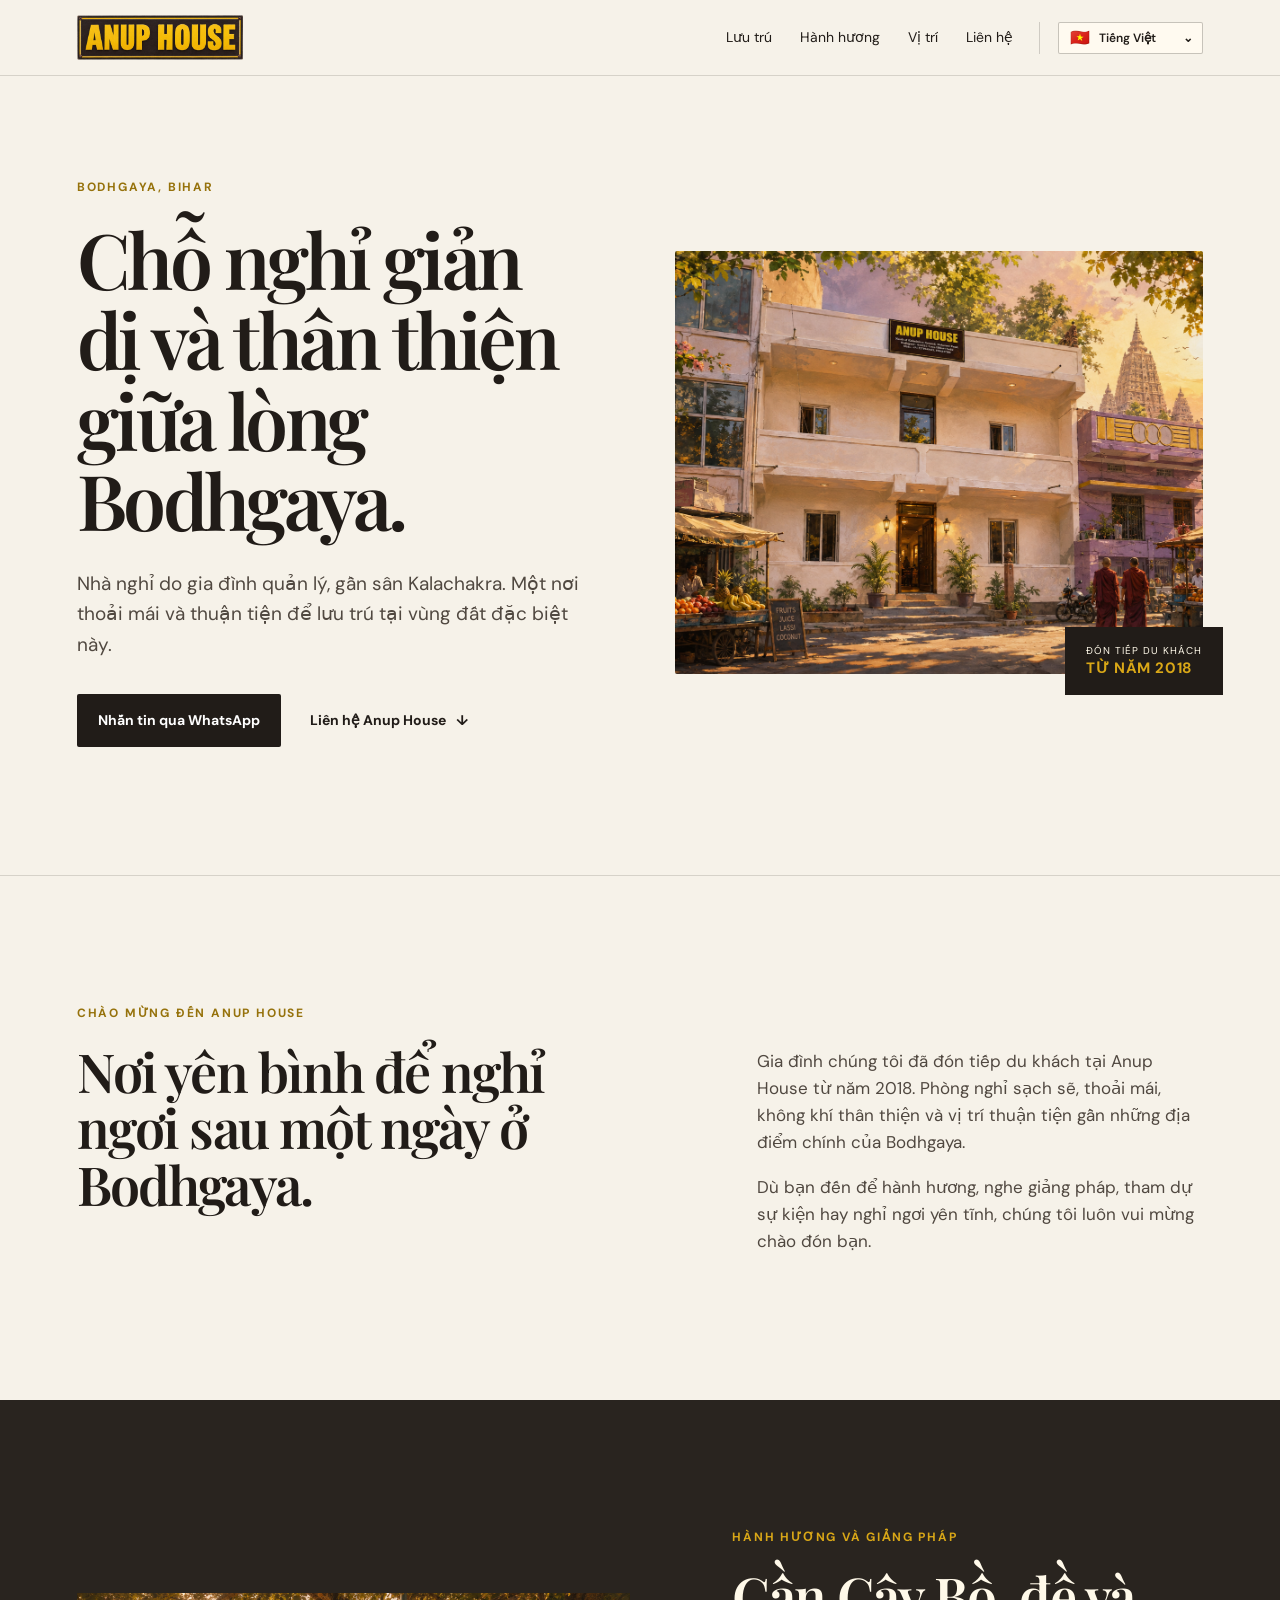
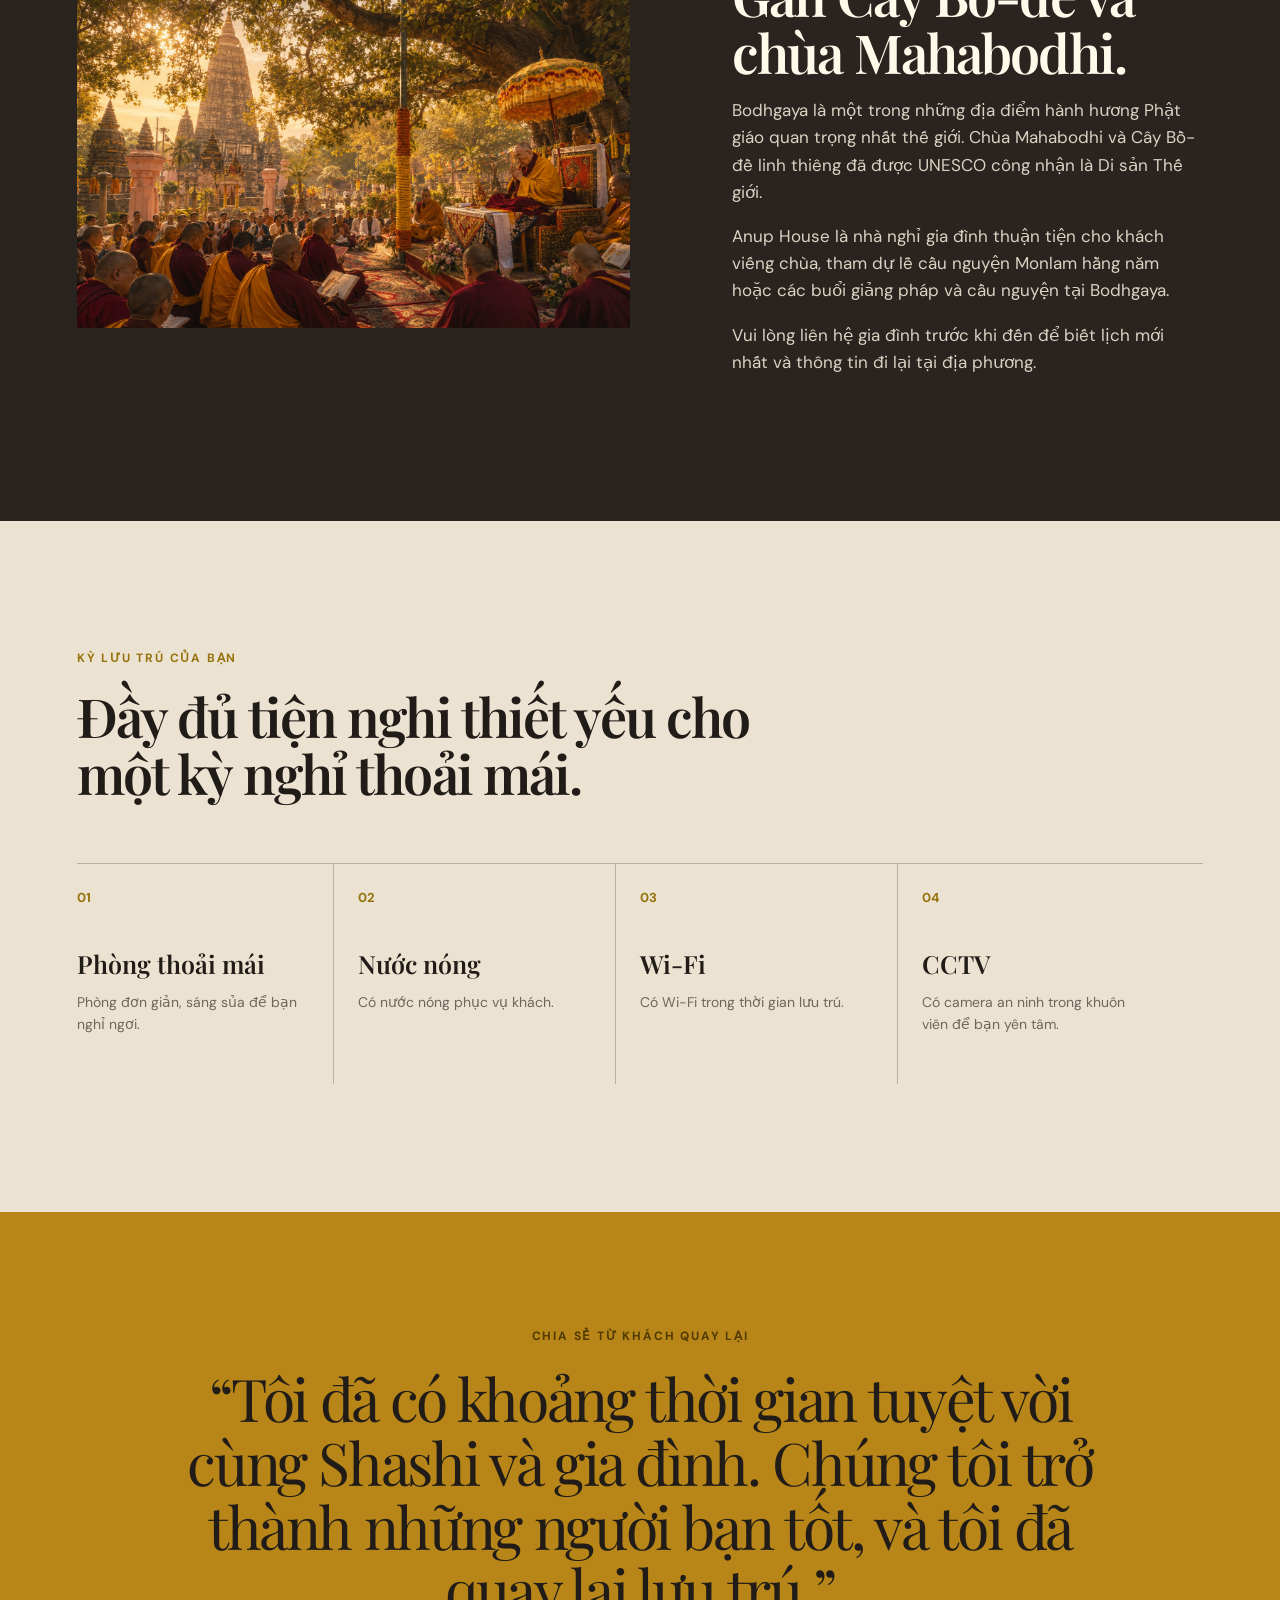
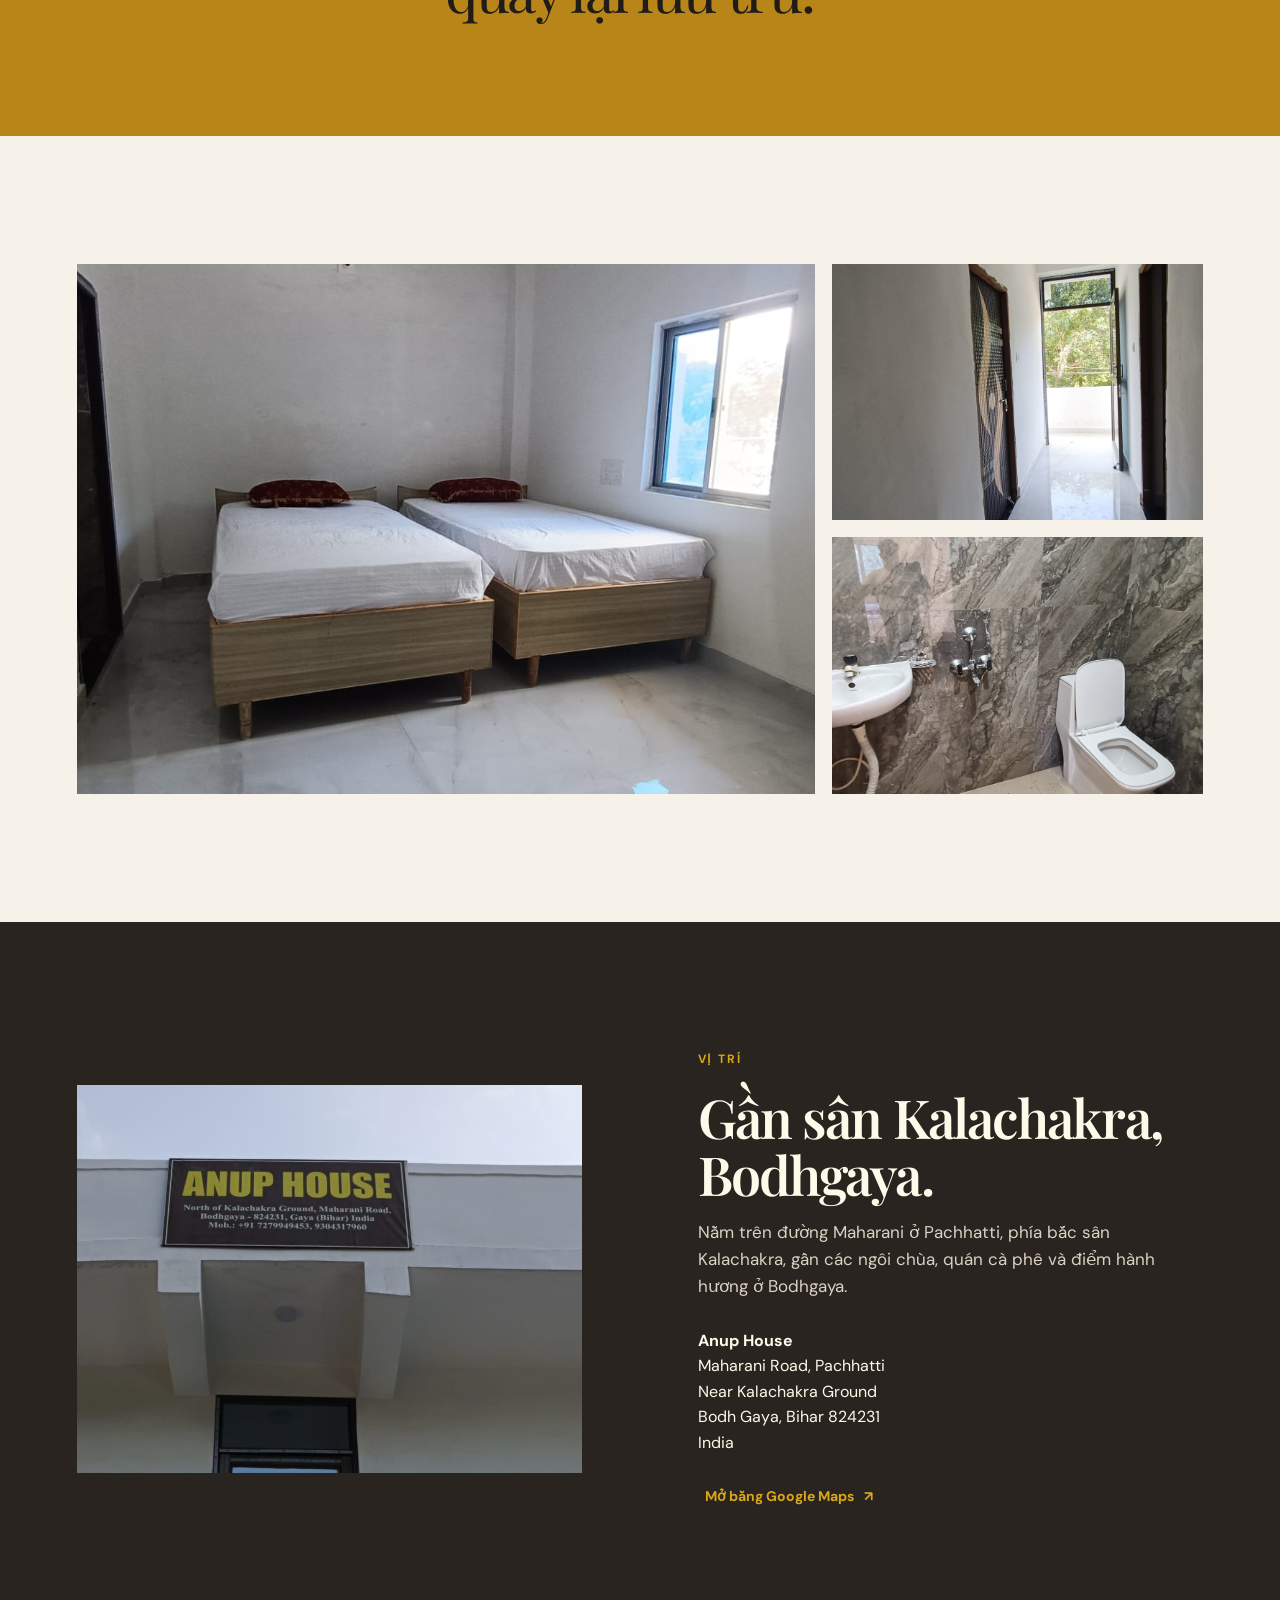
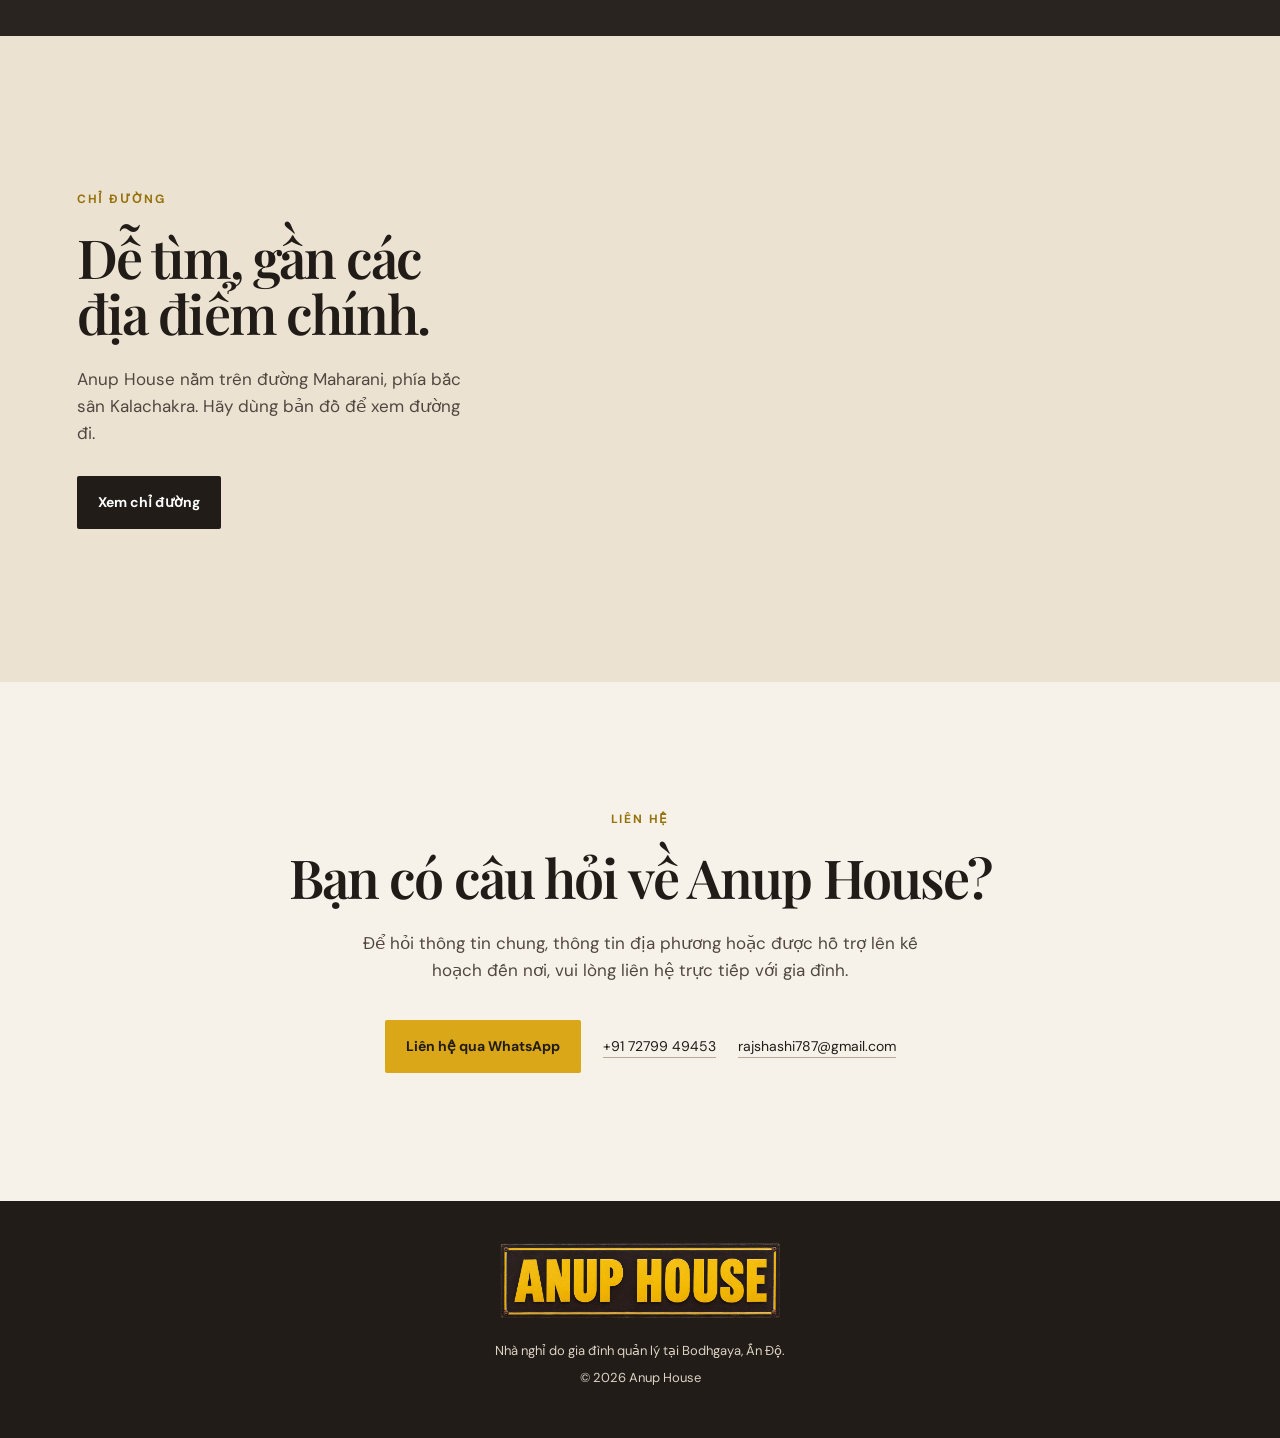
<file: vi/index.html>
<!doctype html>
<html lang="vi" data-language="vi">
  <head>
    <meta charset="UTF-8" />
    <meta name="viewport" content="width=device-width, initial-scale=1.0" />
    <meta name="description" content="Nhà nghỉ do gia đình quản lý, gần sân Kalachakra. Một nơi thoải mái và thuận tiện để lưu trú tại vùng đất đặc biệt này." />
    <title>Anup House | Nhà nghỉ gia đình tại Bodhgaya</title>
    <link rel="canonical" href="https://anup-house.pages.dev/vi/" />
    <!-- hreflang:start -->
    <link rel="alternate" hreflang="en" href="https://anup-house.pages.dev/" />
    <link rel="alternate" hreflang="hi" href="https://anup-house.pages.dev/hi/" />
    <link rel="alternate" hreflang="bo" href="https://anup-house.pages.dev/bo/" />
    <link rel="alternate" hreflang="ja" href="https://anup-house.pages.dev/ja/" />
    <link rel="alternate" hreflang="th" href="https://anup-house.pages.dev/th/" />
    <link rel="alternate" hreflang="vi" href="https://anup-house.pages.dev/vi/" />
    <link rel="alternate" hreflang="ko" href="https://anup-house.pages.dev/ko/" />
    <link rel="alternate" hreflang="zh-Hans" href="https://anup-house.pages.dev/zh-cn/" />
    <link rel="alternate" hreflang="zh-TW" href="https://anup-house.pages.dev/zh-tw/" />
    <link rel="alternate" hreflang="zh-HK" href="https://anup-house.pages.dev/yue-hk/" />
    <link rel="alternate" hreflang="my" href="https://anup-house.pages.dev/my/" />
    <link rel="alternate" hreflang="lo" href="https://anup-house.pages.dev/lo/" />
    <link rel="alternate" hreflang="x-default" href="https://anup-house.pages.dev/" />
    <!-- hreflang:end -->
    <link rel="icon" href="/assets/images/anup-house-sign.png" type="image/png" />
    <meta property="og:type" content="website" />
    <meta property="og:locale" content="vi_VN" />
    <meta property="og:url" content="https://anup-house.pages.dev/vi/" />
    <meta property="og:title" content="Anup House | Nhà nghỉ gia đình tại Bodhgaya" />
    <meta property="og:description" content="Nhà nghỉ do gia đình quản lý, gần sân Kalachakra. Một nơi thoải mái và thuận tiện để lưu trú tại vùng đất đặc biệt này." />
    <meta property="og:image" content="https://anup-house.pages.dev/assets/images/bodhgaya-street-scene.png" />
    <meta property="og:image:alt" content="Illustrated Bodhgaya street scene at Anup House" />
    <meta name="twitter:card" content="summary_large_image" />
    <link rel="preconnect" href="https://fonts.googleapis.com" />
    <link rel="preconnect" href="https://fonts.gstatic.com" crossorigin />
    <link href="https://fonts.googleapis.com/css2?family=DM+Sans:wght@400;500;600;700&family=Playfair+Display:ital,wght@0,500;0,600;0,700;1,500&display=swap" rel="stylesheet" />
    <link rel="stylesheet" href="/styles.css" />
    <script type="application/ld+json">
      {
        "@context": "https://schema.org",
        "@type": "LodgingBusiness",
        "name": "Anup House",
        "description": "Nhà nghỉ do gia đình quản lý, gần sân Kalachakra. Một nơi thoải mái và thuận tiện để lưu trú tại vùng đất đặc biệt này.",
        "url": "https://anup-house.pages.dev/vi/",
        "image": "https://anup-house.pages.dev/assets/images/bodhgaya-street-scene.png",
        "logo": "https://anup-house.pages.dev/assets/images/anup-house-sign.png",
        "email": "rajshashi787@gmail.com",
        "telephone": "+917279949453",
        "address": {
          "@type": "PostalAddress",
          "streetAddress": "Maharani Road, Pachhatti, near Kalachakra Ground",
          "addressLocality": "Bodh Gaya",
          "addressRegion": "Bihar",
          "postalCode": "824231",
          "addressCountry": "IN"
        },
        "geo": {
          "@type": "GeoCoordinates",
          "latitude": 24.7014747,
          "longitude": 84.9900972
        },
        "hasMap": "https://www.google.com/maps/place/ANUP+HOUSE/@24.7014747,84.9900972,17z/data=!4m9!3m8!1s0x39f32d466bd4a569:0xb8e0e1038535fe63!5m2!4m1!1i2!8m2!3d24.7014747!4d84.9900972!16s%2Fg%2F11xw13vmdd"
      }
    </script>
  </head>
  <body>
    <header class="site-header">
      <a class="brand" href="#top" aria-label="Anup House home"><img src="/assets/images/anup-house-sign.png" alt="Anup House" /></a>
      <nav aria-label="Main navigation">
        <a href="#stay" data-i18n="navStay">Lưu trú</a>
        <a href="#pilgrimage" data-i18n="navPilgrimage">Hành hương</a>
        <a href="#location" data-i18n="navLocation">Vị trí</a>
        <a href="#contact" data-i18n="navContact">Liên hệ</a>
      </nav>
      <details class="language-switch">
        <summary aria-label="Choose language">
          <span id="current-language-marker" class="language-marker" aria-hidden="true">🌐</span>
          <span id="current-language">English</span>
          <span class="language-chevron" aria-hidden="true">⌄</span>
        </summary>
        <div class="language-menu" aria-label="Languages">
          <a href="/" data-language="en"><span class="language-marker" aria-hidden="true">🌐</span><span>English</span></a>
          <a href="/hi/" data-language="hi"><span class="language-marker" aria-hidden="true">🇮🇳</span><span>हिन्दी</span></a>
          <a href="/bo/" data-language="bo"><span class="language-marker" aria-hidden="true"><img src="/assets/images/tibetan-flag.svg" alt="" /></span><span>བོད་ཡིག</span></a>
          <a href="/ja/" data-language="ja"><span class="language-marker" aria-hidden="true">🇯🇵</span><span>日本語</span></a>
          <a href="/th/" data-language="th"><span class="language-marker" aria-hidden="true">🇹🇭</span><span>ไทย</span></a>
          <a href="/vi/" data-language="vi"><span class="language-marker" aria-hidden="true">🇻🇳</span><span>Tiếng Việt</span></a>
          <a href="/ko/" data-language="ko"><span class="language-marker" aria-hidden="true">🇰🇷</span><span>한국어</span></a>
          <a href="/zh-cn/" data-language="zh-CN"><span class="language-marker" aria-hidden="true"><img src="/assets/images/prc-flag.svg" alt="" /></span><span>简体中文</span></a>
          <a href="/zh-tw/" data-language="zh-TW"><span class="language-marker" aria-hidden="true"><img src="/assets/images/taiwan-flag.svg" alt="" /></span><span>繁體中文（台灣）</span></a>
          <a href="/yue-hk/" data-language="yue-HK"><span class="language-marker" aria-hidden="true"><img src="/assets/images/hong-kong-flag.svg" alt="" /></span><span>廣東話（香港）</span></a>
          <a href="/my/" data-language="my"><span class="language-marker" aria-hidden="true">🇲🇲</span><span>မြန်မာ</span></a>
          <a href="/lo/" data-language="lo"><span class="language-marker" aria-hidden="true">🇱🇦</span><span>ລາວ</span></a>
        </div>
      </details>
    </header>

    <main id="top">
      <section class="hero">
        <div class="hero-copy">
          <p class="eyebrow" data-i18n="heroEyebrow">Bodhgaya, Bihar</p>
          <h1 data-i18n="heroTitle">Chỗ nghỉ giản dị và thân thiện giữa lòng Bodhgaya.</h1>
          <p class="intro" data-i18n="heroIntro">Nhà nghỉ do gia đình quản lý, gần sân Kalachakra. Một nơi thoải mái và thuận tiện để lưu trú tại vùng đất đặc biệt này.</p>
          <div class="hero-actions">
            <a class="button button-dark" href="https://wa.me/917279949453" target="_blank" rel="noopener" data-i18n="whatsapp">Nhắn tin qua WhatsApp</a>
            <a class="text-link" href="#contact"><span data-i18n="contactAnup">Liên hệ Anup House</span> <span aria-hidden="true">↓</span></a>
          </div>
        </div>
        <div class="hero-image-wrap">
          <img class="hero-image" src="/assets/images/bodhgaya-street-scene.png" alt="Illustrated street scene of Anup House in Bodhgaya" />
          <div class="since"><span data-i18n="welcoming">Đón tiếp du khách</span><br /><strong data-i18n="since">từ năm 2018</strong></div>
        </div>
      </section>

      <section class="welcome section">
        <p class="eyebrow" data-i18n="welcomeEyebrow">Chào mừng đến Anup House</p>
        <div class="welcome-grid">
          <h2 data-i18n="welcomeTitle">Nơi yên bình để nghỉ ngơi sau một ngày ở Bodhgaya.</h2>
          <div>
            <p data-i18n="welcomeP1">Gia đình chúng tôi đã đón tiếp du khách tại Anup House từ năm 2018. Phòng nghỉ sạch sẽ, thoải mái, không khí thân thiện và vị trí thuận tiện gần những địa điểm chính của Bodhgaya.</p>
            <p data-i18n="welcomeP2">Dù bạn đến để hành hương, nghe giảng pháp, tham dự sự kiện hay nghỉ ngơi yên tĩnh, chúng tôi luôn vui mừng chào đón bạn.</p>
          </div>
        </div>
      </section>

      <section id="pilgrimage" class="pilgrimage section">
        <div class="pilgrimage-image">
          <img src="/assets/images/hhdl-bodhi-tree.png" alt="Illustration inspired by Buddhist teachings at the Bodhi Tree in Bodhgaya" />
        </div>
        <div class="pilgrimage-copy">
          <p class="eyebrow" data-i18n="pilgrimageEyebrow">Hành hương và giảng pháp</p>
          <h2 data-i18n="pilgrimageTitle">Gần Cây Bồ-đề và chùa Mahabodhi.</h2>
          <p data-i18n="pilgrimageP1">Bodhgaya là một trong những địa điểm hành hương Phật giáo quan trọng nhất thế giới. Chùa Mahabodhi và Cây Bồ-đề linh thiêng đã được UNESCO công nhận là Di sản Thế giới.</p>
          <p data-i18n="pilgrimageP2">Anup House là nhà nghỉ gia đình thuận tiện cho khách viếng chùa, tham dự lễ cầu nguyện Monlam hằng năm hoặc các buổi giảng pháp và cầu nguyện tại Bodhgaya.</p>
          <p data-i18n="pilgrimageP3">Vui lòng liên hệ gia đình trước khi đến để biết lịch mới nhất và thông tin đi lại tại địa phương.</p>
        </div>
      </section>

      <section id="stay" class="stay section section-tint">
        <div class="section-heading">
          <p class="eyebrow" data-i18n="stayEyebrow">Kỳ lưu trú của bạn</p>
          <h2 data-i18n="stayTitle">Đầy đủ tiện nghi thiết yếu cho một kỳ nghỉ thoải mái.</h2>
        </div>
        <div class="feature-grid">
          <article><span>01</span><h3 data-i18n="roomsTitle">Phòng thoải mái</h3><p data-i18n="roomsText">Phòng đơn giản, sáng sủa để bạn nghỉ ngơi.</p></article>
          <article><span>02</span><h3 data-i18n="waterTitle">Nước nóng</h3><p data-i18n="waterText">Có nước nóng phục vụ khách.</p></article>
          <article><span>03</span><h3>Wi-Fi</h3><p data-i18n="wifiText">Có Wi-Fi trong thời gian lưu trú.</p></article>
          <article><span>04</span><h3>CCTV</h3><p data-i18n="cctvText">Có camera an ninh trong khuôn viên để bạn yên tâm.</p></article>
        </div>
      </section>

      <section class="guest-note section" aria-label="Guest note">
        <p class="eyebrow" data-i18n="guestEyebrow">Chia sẻ từ khách quay lại</p>
        <blockquote data-i18n="guestQuote">“Tôi đã có khoảng thời gian tuyệt vời cùng Shashi và gia đình. Chúng tôi trở thành những người bạn tốt, và tôi đã quay lại lưu trú.”</blockquote>
      </section>

      <section class="gallery section" aria-label="Anup House gallery">
        <div class="gallery-main"><img src="/assets/images/guesthouse-exterior.jpg" alt="A bright twin bedroom at Anup House" /></div>
        <div class="gallery-side"><img src="/assets/images/guesthouse-room-2.jpg" alt="A bright hallway leading out to a balcony at Anup House" /><img src="/assets/images/guesthouse-room-1.jpg" alt="Bathroom at Anup House" /></div>
      </section>

      <section id="location" class="location section">
        <div class="location-image"><img src="/assets/images/guesthouse-detail.jpg" alt="Anup House sign on Maharani Road" /></div>
        <div class="location-copy">
          <p class="eyebrow" data-i18n="locationEyebrow">Vị trí</p>
          <h2 data-i18n="locationTitle">Gần sân Kalachakra, Bodhgaya.</h2>
          <p data-i18n="locationText">Nằm trên đường Maharani ở Pachhatti, phía bắc sân Kalachakra, gần các ngôi chùa, quán cà phê và điểm hành hương ở Bodhgaya.</p>
          <address><strong>Anup House</strong><br />Maharani Road, Pachhatti<br />Near Kalachakra Ground<br />Bodh Gaya, Bihar 824231<br />India</address>
          <a class="text-link" href="https://www.google.com/maps/place/ANUP+HOUSE/@24.7014747,84.9900972,17z/data=!4m9!3m8!1s0x39f32d466bd4a569:0xb8e0e1038535fe63!5m2!4m1!1i2!8m2!3d24.7014747!4d84.9900972!16s%2Fg%2F11xw13vmdd" target="_blank" rel="noopener"><span data-i18n="googleMaps">Mở bằng Google Maps</span> <span aria-hidden="true">↗</span></a>
        </div>
      </section>

      <section class="map-section section section-tint">
        <div class="map-copy">
          <p class="eyebrow" data-i18n="directionsEyebrow">Chỉ đường</p>
          <h2 data-i18n="directionsTitle">Dễ tìm, gần các địa điểm chính.</h2>
          <p data-i18n="directionsText">Anup House nằm trên đường Maharani, phía bắc sân Kalachakra. Hãy dùng bản đồ để xem đường đi.</p>
          <a class="button button-dark" href="https://www.google.com/maps/place/ANUP+HOUSE/@24.7014747,84.9900972,17z/data=!4m9!3m8!1s0x39f32d466bd4a569:0xb8e0e1038535fe63!5m2!4m1!1i2!8m2!3d24.7014747!4d84.9900972!16s%2Fg%2F11xw13vmdd" target="_blank" rel="noopener" data-i18n="directionsButton">Xem chỉ đường</a>
        </div>
        <iframe class="map-frame" title="Map showing Anup House in Bodhgaya" src="https://www.google.com/maps?q=ANUP+HOUSE,+Maharani+Road,+Pachhatti,+Bodh+Gaya,+Bihar+824231,+India&amp;z=17&amp;output=embed" loading="lazy" referrerpolicy="no-referrer-when-downgrade"></iframe>
      </section>

      <section id="contact" class="contact section">
        <p class="eyebrow" data-i18n="contactEyebrow">Liên hệ</p>
        <h2 data-i18n="contactTitle">Bạn có câu hỏi về Anup House?</h2>
        <p data-i18n="contactText">Để hỏi thông tin chung, thông tin địa phương hoặc được hỗ trợ lên kế hoạch đến nơi, vui lòng liên hệ trực tiếp với gia đình.</p>
        <div class="contact-actions">
          <a class="button button-gold" href="https://wa.me/917279949453" target="_blank" rel="noopener" data-i18n="whatsappUs">Liên hệ qua WhatsApp</a>
          <a class="contact-detail" href="tel:+917279949453">+91 72799 49453</a>
          <a class="contact-detail" href="mailto:rajshashi787@gmail.com">rajshashi787@gmail.com</a>
        </div>
      </section>
    </main>

    <footer>
      <img src="/assets/images/anup-house-sign.png" alt="Anup House" />
      <p data-i18n="footer">Nhà nghỉ do gia đình quản lý tại Bodhgaya, Ấn Độ.</p>
      <p>© <span id="year"></span> Anup House</p>
    </footer>
    <script src="/translations.js"></script>
  </body>
</html>
</file>
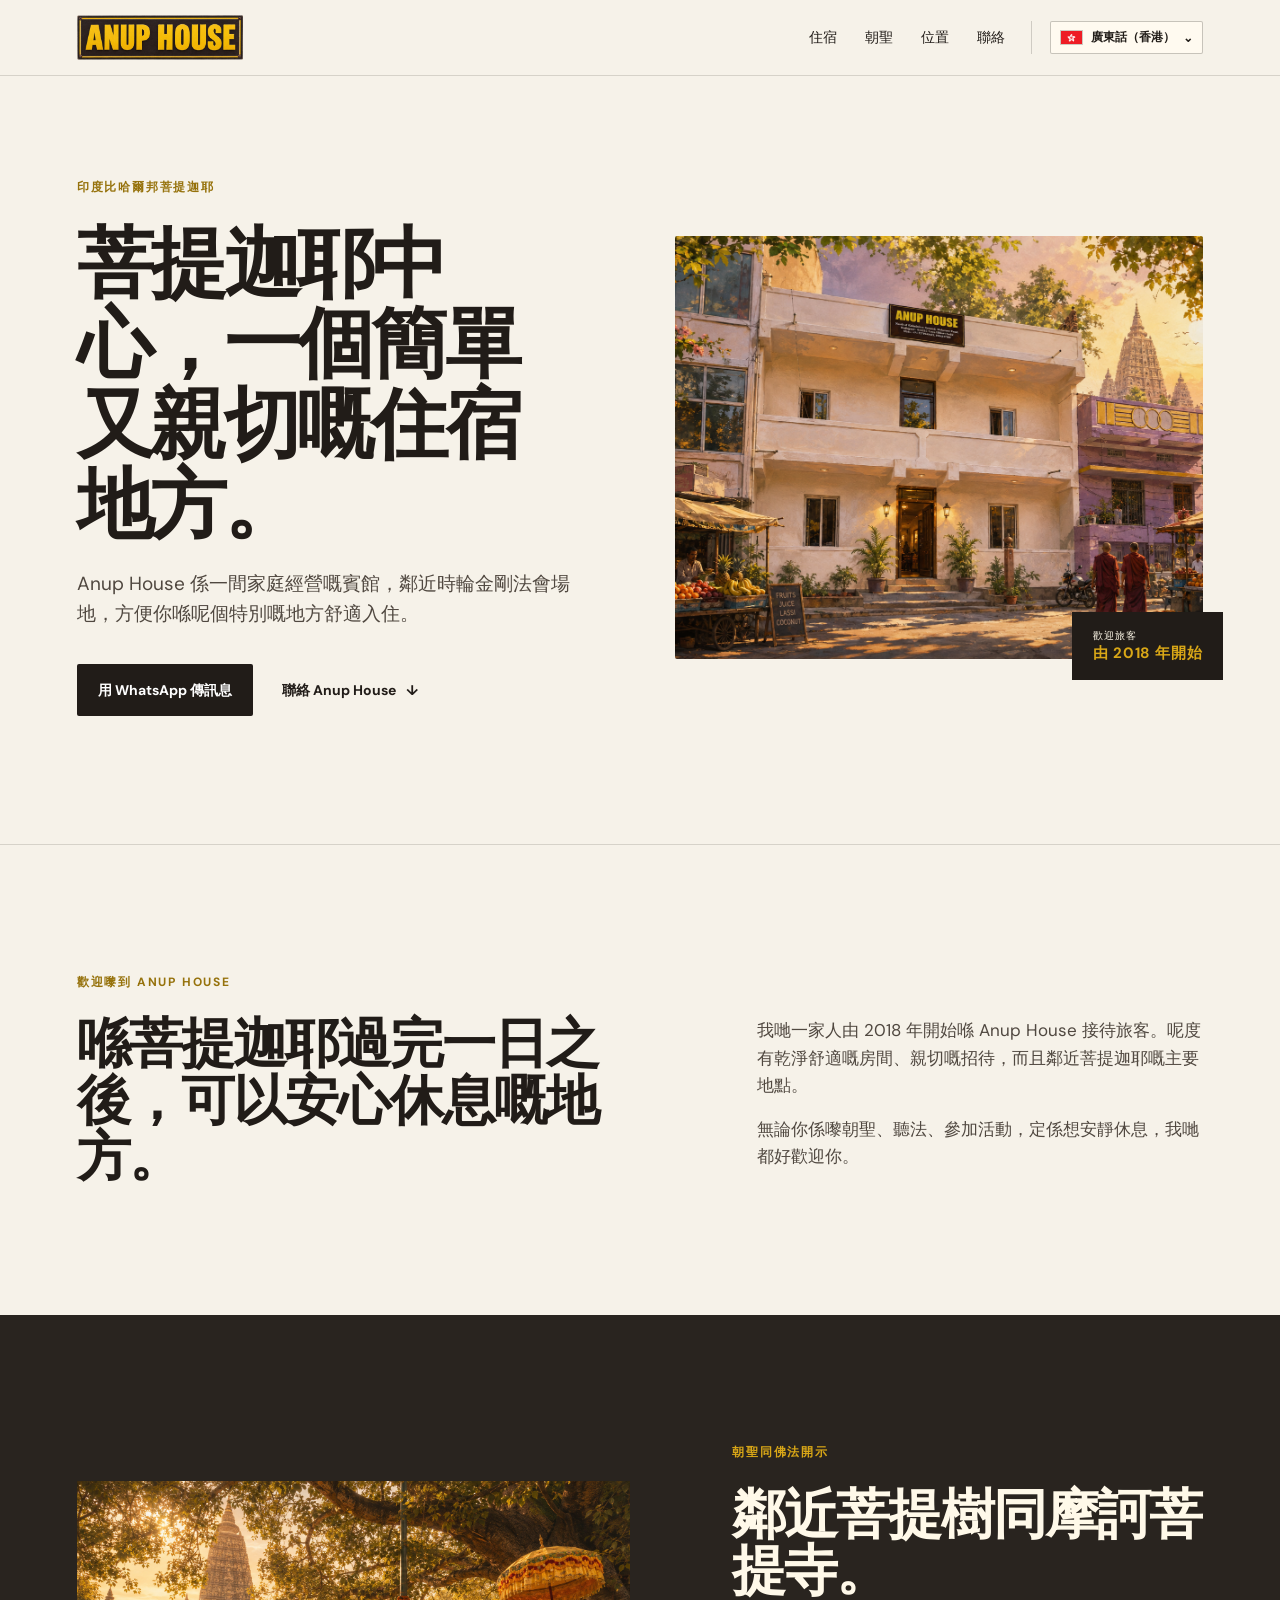
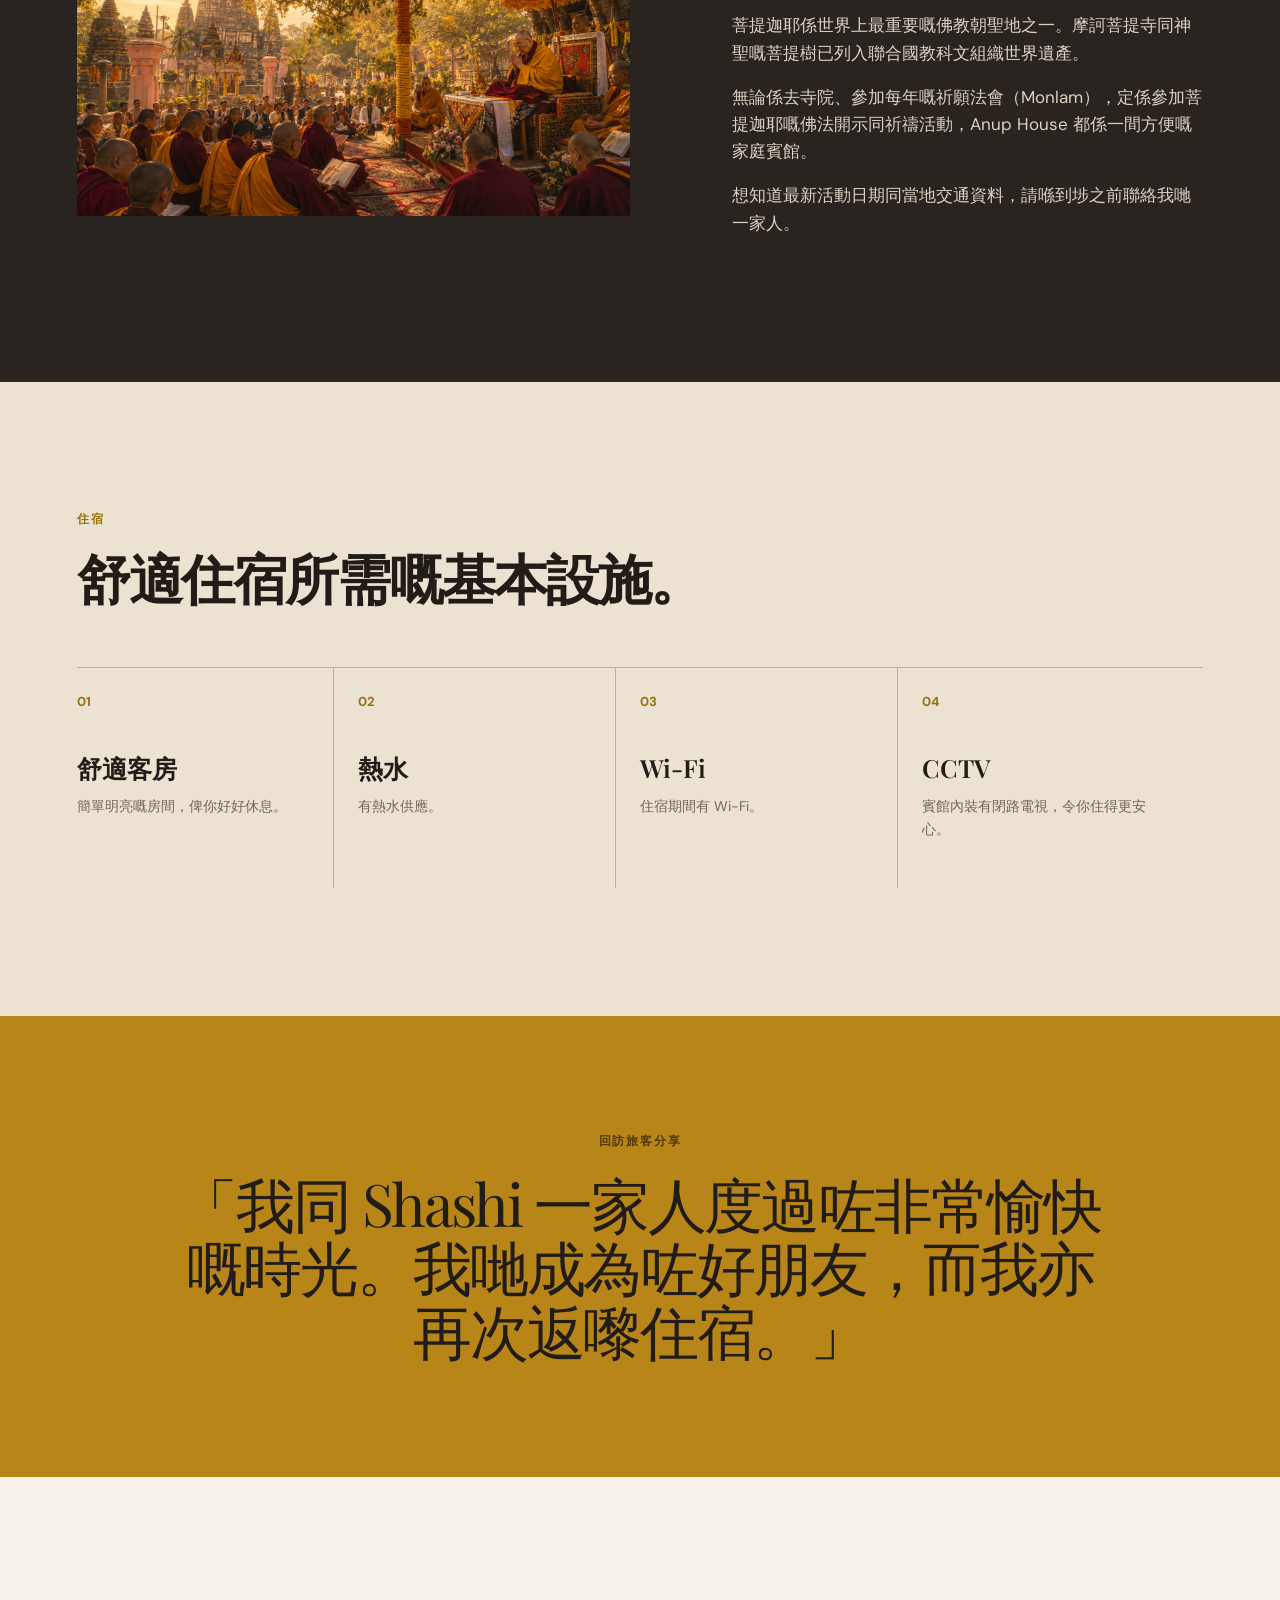
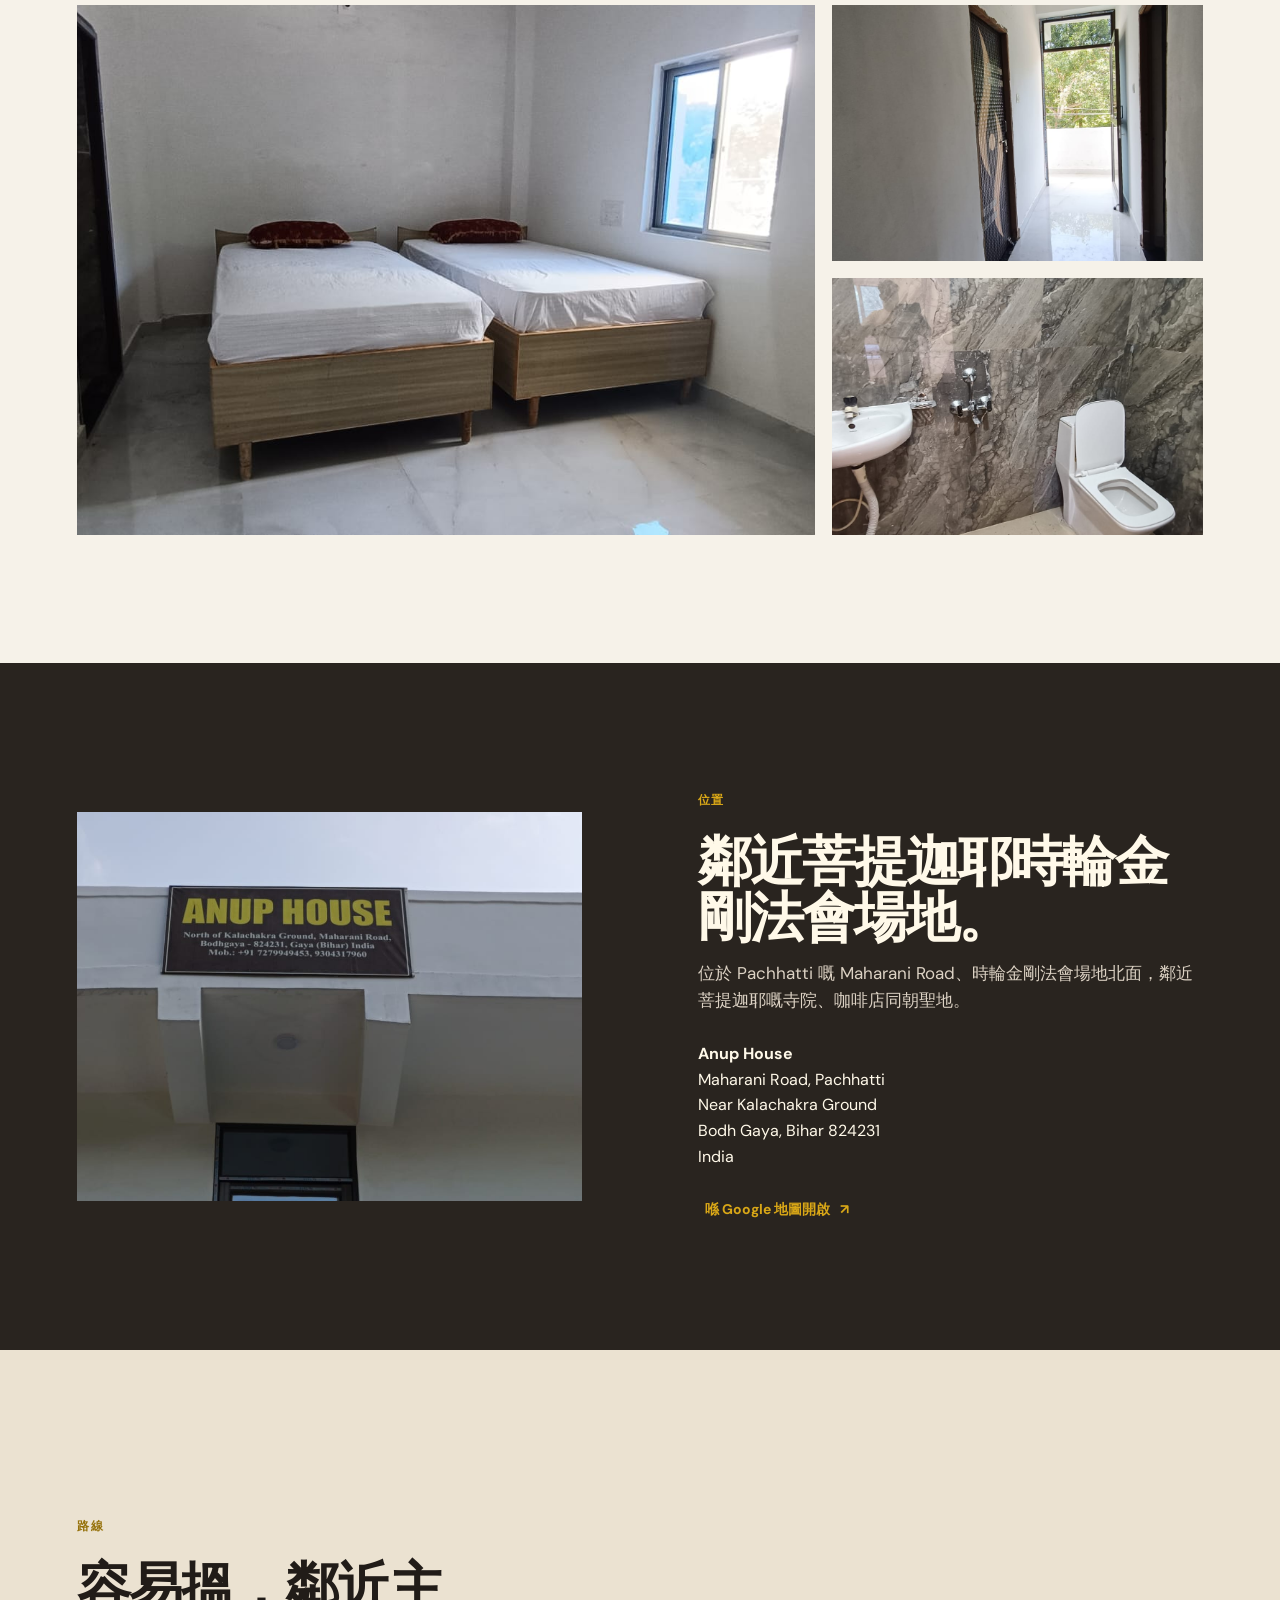
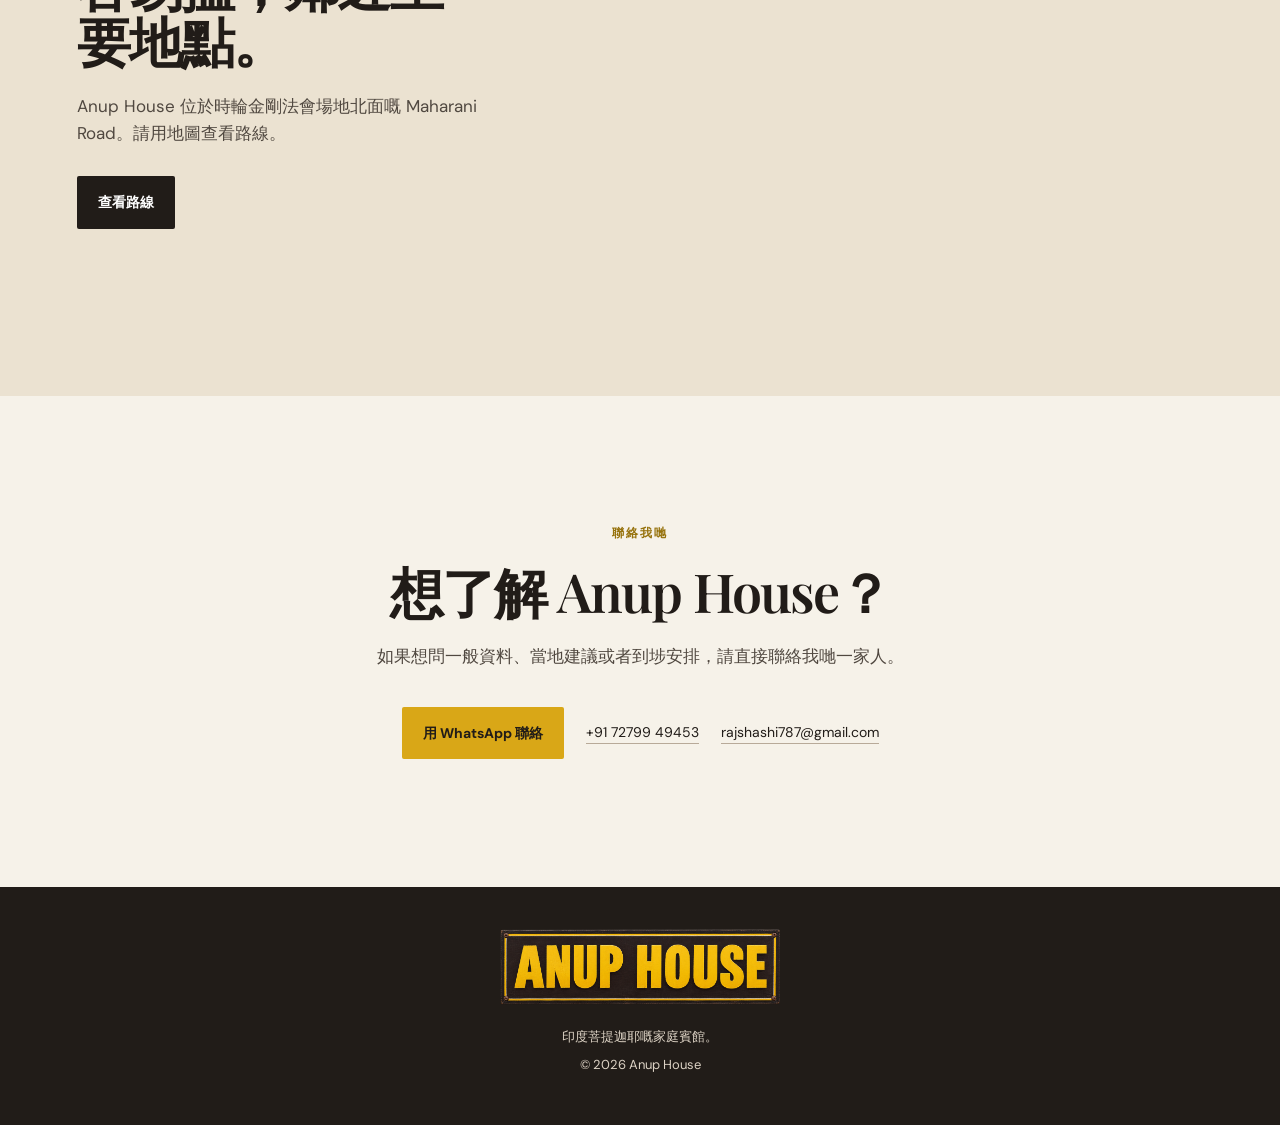
<file: yue-hk/index.html>
<!doctype html>
<html lang="yue-Hant-HK" data-language="yue-HK">
  <head>
    <meta charset="UTF-8" />
    <meta name="viewport" content="width=device-width, initial-scale=1.0" />
    <meta name="description" content="Anup House 係一間家庭經營嘅賓館，鄰近時輪金剛法會場地，方便你喺呢個特別嘅地方舒適入住。" />
    <title>Anup House | 菩提迦耶家庭賓館</title>
    <link rel="canonical" href="https://anup-house.pages.dev/yue-hk/" />
    <!-- hreflang:start -->
    <link rel="alternate" hreflang="en" href="https://anup-house.pages.dev/" />
    <link rel="alternate" hreflang="hi" href="https://anup-house.pages.dev/hi/" />
    <link rel="alternate" hreflang="bo" href="https://anup-house.pages.dev/bo/" />
    <link rel="alternate" hreflang="ja" href="https://anup-house.pages.dev/ja/" />
    <link rel="alternate" hreflang="th" href="https://anup-house.pages.dev/th/" />
    <link rel="alternate" hreflang="vi" href="https://anup-house.pages.dev/vi/" />
    <link rel="alternate" hreflang="ko" href="https://anup-house.pages.dev/ko/" />
    <link rel="alternate" hreflang="zh-Hans" href="https://anup-house.pages.dev/zh-cn/" />
    <link rel="alternate" hreflang="zh-TW" href="https://anup-house.pages.dev/zh-tw/" />
    <link rel="alternate" hreflang="zh-HK" href="https://anup-house.pages.dev/yue-hk/" />
    <link rel="alternate" hreflang="my" href="https://anup-house.pages.dev/my/" />
    <link rel="alternate" hreflang="lo" href="https://anup-house.pages.dev/lo/" />
    <link rel="alternate" hreflang="x-default" href="https://anup-house.pages.dev/" />
    <!-- hreflang:end -->
    <link rel="icon" href="/assets/images/anup-house-sign.png" type="image/png" />
    <meta property="og:type" content="website" />
    <meta property="og:locale" content="zh_HK" />
    <meta property="og:url" content="https://anup-house.pages.dev/yue-hk/" />
    <meta property="og:title" content="Anup House | 菩提迦耶家庭賓館" />
    <meta property="og:description" content="Anup House 係一間家庭經營嘅賓館，鄰近時輪金剛法會場地，方便你喺呢個特別嘅地方舒適入住。" />
    <meta property="og:image" content="https://anup-house.pages.dev/assets/images/bodhgaya-street-scene.png" />
    <meta property="og:image:alt" content="Illustrated Bodhgaya street scene at Anup House" />
    <meta name="twitter:card" content="summary_large_image" />
    <link rel="preconnect" href="https://fonts.googleapis.com" />
    <link rel="preconnect" href="https://fonts.gstatic.com" crossorigin />
    <link href="https://fonts.googleapis.com/css2?family=DM+Sans:wght@400;500;600;700&family=Playfair+Display:ital,wght@0,500;0,600;0,700;1,500&display=swap" rel="stylesheet" />
    <link rel="stylesheet" href="/styles.css" />
    <script type="application/ld+json">
      {
        "@context": "https://schema.org",
        "@type": "LodgingBusiness",
        "name": "Anup House",
        "description": "Anup House 係一間家庭經營嘅賓館，鄰近時輪金剛法會場地，方便你喺呢個特別嘅地方舒適入住。",
        "url": "https://anup-house.pages.dev/yue-hk/",
        "image": "https://anup-house.pages.dev/assets/images/bodhgaya-street-scene.png",
        "logo": "https://anup-house.pages.dev/assets/images/anup-house-sign.png",
        "email": "rajshashi787@gmail.com",
        "telephone": "+917279949453",
        "address": {
          "@type": "PostalAddress",
          "streetAddress": "Maharani Road, Pachhatti, near Kalachakra Ground",
          "addressLocality": "Bodh Gaya",
          "addressRegion": "Bihar",
          "postalCode": "824231",
          "addressCountry": "IN"
        },
        "geo": {
          "@type": "GeoCoordinates",
          "latitude": 24.7014747,
          "longitude": 84.9900972
        },
        "hasMap": "https://www.google.com/maps/place/ANUP+HOUSE/@24.7014747,84.9900972,17z/data=!4m9!3m8!1s0x39f32d466bd4a569:0xb8e0e1038535fe63!5m2!4m1!1i2!8m2!3d24.7014747!4d84.9900972!16s%2Fg%2F11xw13vmdd"
      }
    </script>
  </head>
  <body>
    <header class="site-header">
      <a class="brand" href="#top" aria-label="Anup House home"><img src="/assets/images/anup-house-sign.png" alt="Anup House" /></a>
      <nav aria-label="Main navigation">
        <a href="#stay" data-i18n="navStay">住宿</a>
        <a href="#pilgrimage" data-i18n="navPilgrimage">朝聖</a>
        <a href="#location" data-i18n="navLocation">位置</a>
        <a href="#contact" data-i18n="navContact">聯絡</a>
      </nav>
      <details class="language-switch">
        <summary aria-label="Choose language">
          <span id="current-language-marker" class="language-marker" aria-hidden="true">🌐</span>
          <span id="current-language">English</span>
          <span class="language-chevron" aria-hidden="true">⌄</span>
        </summary>
        <div class="language-menu" aria-label="Languages">
          <a href="/" data-language="en"><span class="language-marker" aria-hidden="true">🌐</span><span>English</span></a>
          <a href="/hi/" data-language="hi"><span class="language-marker" aria-hidden="true">🇮🇳</span><span>हिन्दी</span></a>
          <a href="/bo/" data-language="bo"><span class="language-marker" aria-hidden="true"><img src="/assets/images/tibetan-flag.svg" alt="" /></span><span>བོད་ཡིག</span></a>
          <a href="/ja/" data-language="ja"><span class="language-marker" aria-hidden="true">🇯🇵</span><span>日本語</span></a>
          <a href="/th/" data-language="th"><span class="language-marker" aria-hidden="true">🇹🇭</span><span>ไทย</span></a>
          <a href="/vi/" data-language="vi"><span class="language-marker" aria-hidden="true">🇻🇳</span><span>Tiếng Việt</span></a>
          <a href="/ko/" data-language="ko"><span class="language-marker" aria-hidden="true">🇰🇷</span><span>한국어</span></a>
          <a href="/zh-cn/" data-language="zh-CN"><span class="language-marker" aria-hidden="true"><img src="/assets/images/prc-flag.svg" alt="" /></span><span>简体中文</span></a>
          <a href="/zh-tw/" data-language="zh-TW"><span class="language-marker" aria-hidden="true"><img src="/assets/images/taiwan-flag.svg" alt="" /></span><span>繁體中文（台灣）</span></a>
          <a href="/yue-hk/" data-language="yue-HK"><span class="language-marker" aria-hidden="true"><img src="/assets/images/hong-kong-flag.svg" alt="" /></span><span>廣東話（香港）</span></a>
          <a href="/my/" data-language="my"><span class="language-marker" aria-hidden="true">🇲🇲</span><span>မြန်မာ</span></a>
          <a href="/lo/" data-language="lo"><span class="language-marker" aria-hidden="true">🇱🇦</span><span>ລາວ</span></a>
        </div>
      </details>
    </header>

    <main id="top">
      <section class="hero">
        <div class="hero-copy">
          <p class="eyebrow" data-i18n="heroEyebrow">印度比哈爾邦菩提迦耶</p>
          <h1 data-i18n="heroTitle">菩提迦耶中心，一個簡單又親切嘅住宿地方。</h1>
          <p class="intro" data-i18n="heroIntro">Anup House 係一間家庭經營嘅賓館，鄰近時輪金剛法會場地，方便你喺呢個特別嘅地方舒適入住。</p>
          <div class="hero-actions">
            <a class="button button-dark" href="https://wa.me/917279949453" target="_blank" rel="noopener" data-i18n="whatsapp">用 WhatsApp 傳訊息</a>
            <a class="text-link" href="#contact"><span data-i18n="contactAnup">聯絡 Anup House</span> <span aria-hidden="true">↓</span></a>
          </div>
        </div>
        <div class="hero-image-wrap">
          <img class="hero-image" src="/assets/images/bodhgaya-street-scene.png" alt="Illustrated street scene of Anup House in Bodhgaya" />
          <div class="since"><span data-i18n="welcoming">歡迎旅客</span><br /><strong data-i18n="since">由 2018 年開始</strong></div>
        </div>
      </section>

      <section class="welcome section">
        <p class="eyebrow" data-i18n="welcomeEyebrow">歡迎嚟到 Anup House</p>
        <div class="welcome-grid">
          <h2 data-i18n="welcomeTitle">喺菩提迦耶過完一日之後，可以安心休息嘅地方。</h2>
          <div>
            <p data-i18n="welcomeP1">我哋一家人由 2018 年開始喺 Anup House 接待旅客。呢度有乾淨舒適嘅房間、親切嘅招待，而且鄰近菩提迦耶嘅主要地點。</p>
            <p data-i18n="welcomeP2">無論你係嚟朝聖、聽法、參加活動，定係想安靜休息，我哋都好歡迎你。</p>
          </div>
        </div>
      </section>

      <section id="pilgrimage" class="pilgrimage section">
        <div class="pilgrimage-image">
          <img src="/assets/images/hhdl-bodhi-tree.png" alt="Illustration inspired by Buddhist teachings at the Bodhi Tree in Bodhgaya" />
        </div>
        <div class="pilgrimage-copy">
          <p class="eyebrow" data-i18n="pilgrimageEyebrow">朝聖同佛法開示</p>
          <h2 data-i18n="pilgrimageTitle">鄰近菩提樹同摩訶菩提寺。</h2>
          <p data-i18n="pilgrimageP1">菩提迦耶係世界上最重要嘅佛教朝聖地之一。摩訶菩提寺同神聖嘅菩提樹已列入聯合國教科文組織世界遺產。</p>
          <p data-i18n="pilgrimageP2">無論係去寺院、參加每年嘅祈願法會（Monlam），定係參加菩提迦耶嘅佛法開示同祈禱活動，Anup House 都係一間方便嘅家庭賓館。</p>
          <p data-i18n="pilgrimageP3">想知道最新活動日期同當地交通資料，請喺到埗之前聯絡我哋一家人。</p>
        </div>
      </section>

      <section id="stay" class="stay section section-tint">
        <div class="section-heading">
          <p class="eyebrow" data-i18n="stayEyebrow">住宿</p>
          <h2 data-i18n="stayTitle">舒適住宿所需嘅基本設施。</h2>
        </div>
        <div class="feature-grid">
          <article><span>01</span><h3 data-i18n="roomsTitle">舒適客房</h3><p data-i18n="roomsText">簡單明亮嘅房間，俾你好好休息。</p></article>
          <article><span>02</span><h3 data-i18n="waterTitle">熱水</h3><p data-i18n="waterText">有熱水供應。</p></article>
          <article><span>03</span><h3>Wi-Fi</h3><p data-i18n="wifiText">住宿期間有 Wi-Fi。</p></article>
          <article><span>04</span><h3>CCTV</h3><p data-i18n="cctvText">賓館內裝有閉路電視，令你住得更安心。</p></article>
        </div>
      </section>

      <section class="guest-note section" aria-label="Guest note">
        <p class="eyebrow" data-i18n="guestEyebrow">回訪旅客分享</p>
        <blockquote data-i18n="guestQuote">「我同 Shashi 一家人度過咗非常愉快嘅時光。我哋成為咗好朋友，而我亦再次返嚟住宿。」</blockquote>
      </section>

      <section class="gallery section" aria-label="Anup House gallery">
        <div class="gallery-main"><img src="/assets/images/guesthouse-exterior.jpg" alt="A bright twin bedroom at Anup House" /></div>
        <div class="gallery-side"><img src="/assets/images/guesthouse-room-2.jpg" alt="A bright hallway leading out to a balcony at Anup House" /><img src="/assets/images/guesthouse-room-1.jpg" alt="Bathroom at Anup House" /></div>
      </section>

      <section id="location" class="location section">
        <div class="location-image"><img src="/assets/images/guesthouse-detail.jpg" alt="Anup House sign on Maharani Road" /></div>
        <div class="location-copy">
          <p class="eyebrow" data-i18n="locationEyebrow">位置</p>
          <h2 data-i18n="locationTitle">鄰近菩提迦耶時輪金剛法會場地。</h2>
          <p data-i18n="locationText">位於 Pachhatti 嘅 Maharani Road、時輪金剛法會場地北面，鄰近菩提迦耶嘅寺院、咖啡店同朝聖地。</p>
          <address><strong>Anup House</strong><br />Maharani Road, Pachhatti<br />Near Kalachakra Ground<br />Bodh Gaya, Bihar 824231<br />India</address>
          <a class="text-link" href="https://www.google.com/maps/place/ANUP+HOUSE/@24.7014747,84.9900972,17z/data=!4m9!3m8!1s0x39f32d466bd4a569:0xb8e0e1038535fe63!5m2!4m1!1i2!8m2!3d24.7014747!4d84.9900972!16s%2Fg%2F11xw13vmdd" target="_blank" rel="noopener"><span data-i18n="googleMaps">喺 Google 地圖開啟</span> <span aria-hidden="true">↗</span></a>
        </div>
      </section>

      <section class="map-section section section-tint">
        <div class="map-copy">
          <p class="eyebrow" data-i18n="directionsEyebrow">路線</p>
          <h2 data-i18n="directionsTitle">容易搵，鄰近主要地點。</h2>
          <p data-i18n="directionsText">Anup House 位於時輪金剛法會場地北面嘅 Maharani Road。請用地圖查看路線。</p>
          <a class="button button-dark" href="https://www.google.com/maps/place/ANUP+HOUSE/@24.7014747,84.9900972,17z/data=!4m9!3m8!1s0x39f32d466bd4a569:0xb8e0e1038535fe63!5m2!4m1!1i2!8m2!3d24.7014747!4d84.9900972!16s%2Fg%2F11xw13vmdd" target="_blank" rel="noopener" data-i18n="directionsButton">查看路線</a>
        </div>
        <iframe class="map-frame" title="Map showing Anup House in Bodhgaya" src="https://www.google.com/maps?q=ANUP+HOUSE,+Maharani+Road,+Pachhatti,+Bodh+Gaya,+Bihar+824231,+India&amp;z=17&amp;output=embed" loading="lazy" referrerpolicy="no-referrer-when-downgrade"></iframe>
      </section>

      <section id="contact" class="contact section">
        <p class="eyebrow" data-i18n="contactEyebrow">聯絡我哋</p>
        <h2 data-i18n="contactTitle">想了解 Anup House？</h2>
        <p data-i18n="contactText">如果想問一般資料、當地建議或者到埗安排，請直接聯絡我哋一家人。</p>
        <div class="contact-actions">
          <a class="button button-gold" href="https://wa.me/917279949453" target="_blank" rel="noopener" data-i18n="whatsappUs">用 WhatsApp 聯絡</a>
          <a class="contact-detail" href="tel:+917279949453">+91 72799 49453</a>
          <a class="contact-detail" href="mailto:rajshashi787@gmail.com">rajshashi787@gmail.com</a>
        </div>
      </section>
    </main>

    <footer>
      <img src="/assets/images/anup-house-sign.png" alt="Anup House" />
      <p data-i18n="footer">印度菩提迦耶嘅家庭賓館。</p>
      <p>© <span id="year"></span> Anup House</p>
    </footer>
    <script src="/translations.js"></script>
  </body>
</html>
</file>
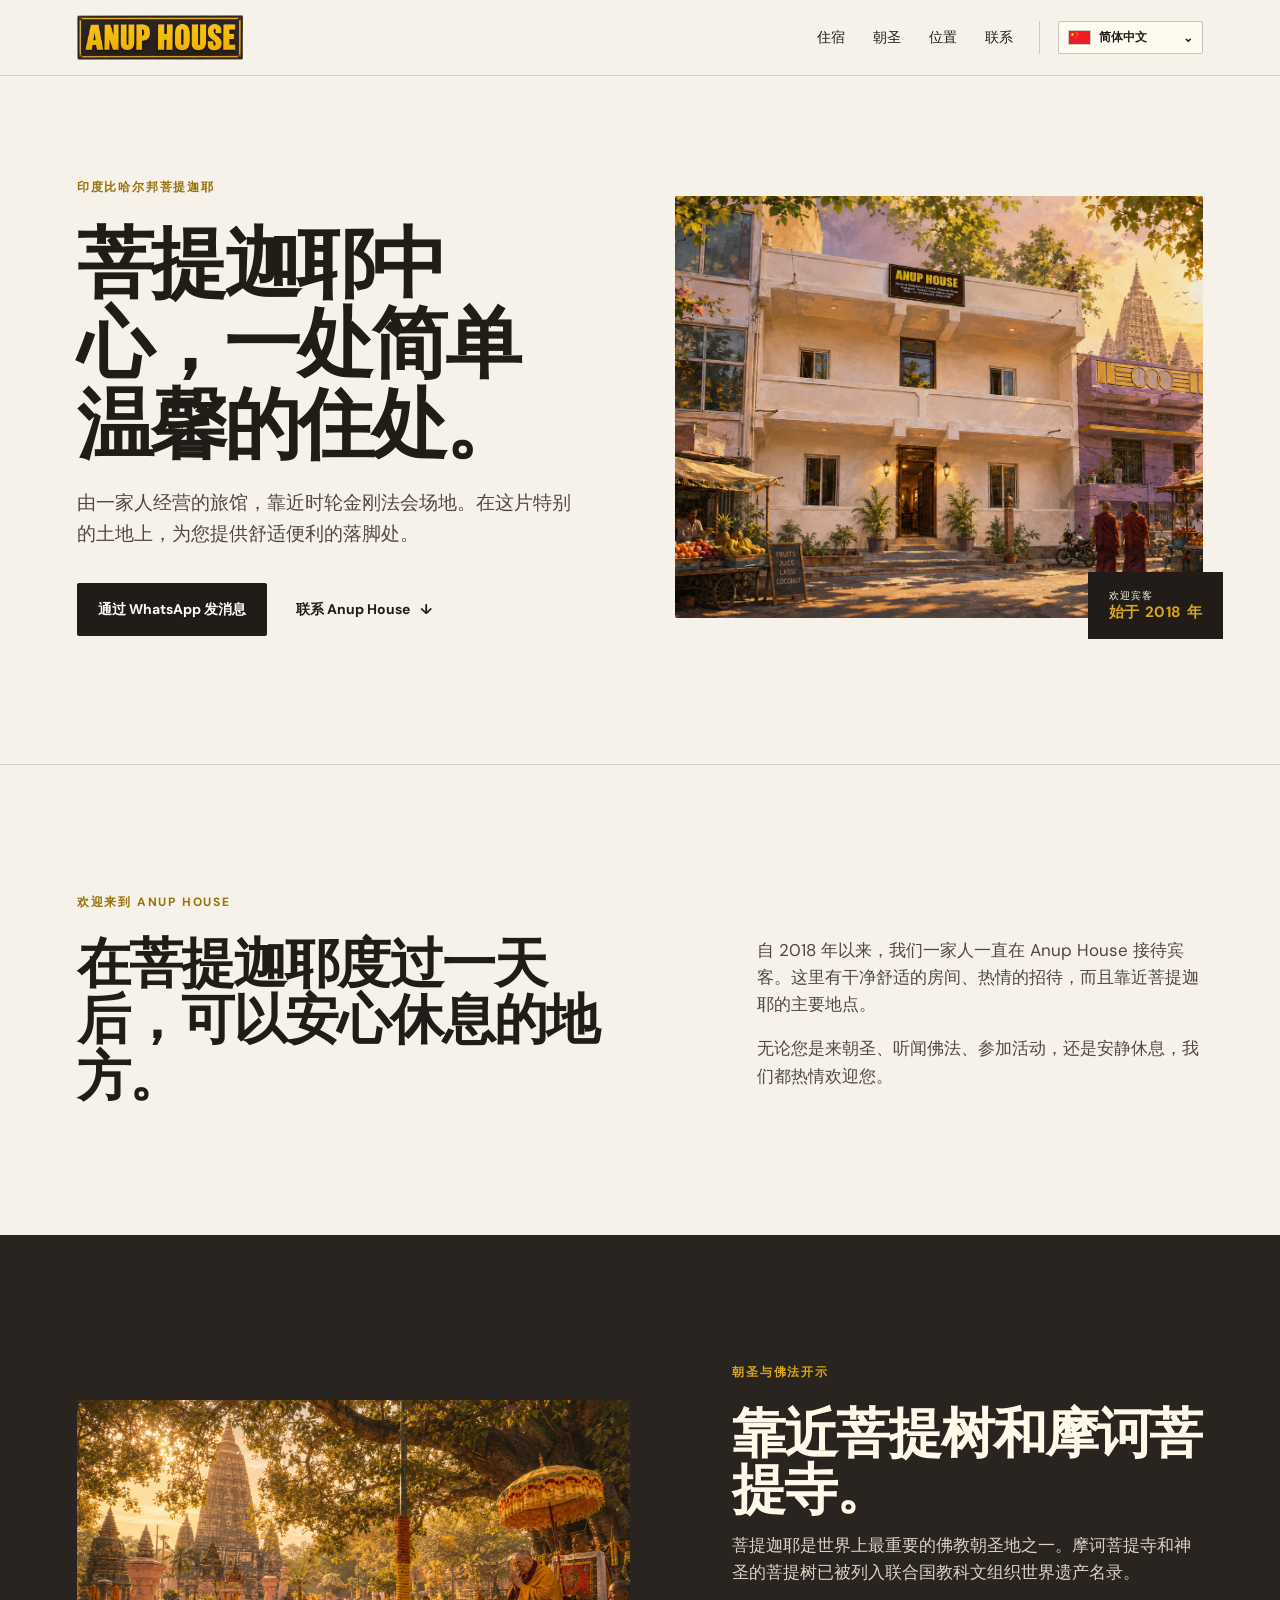
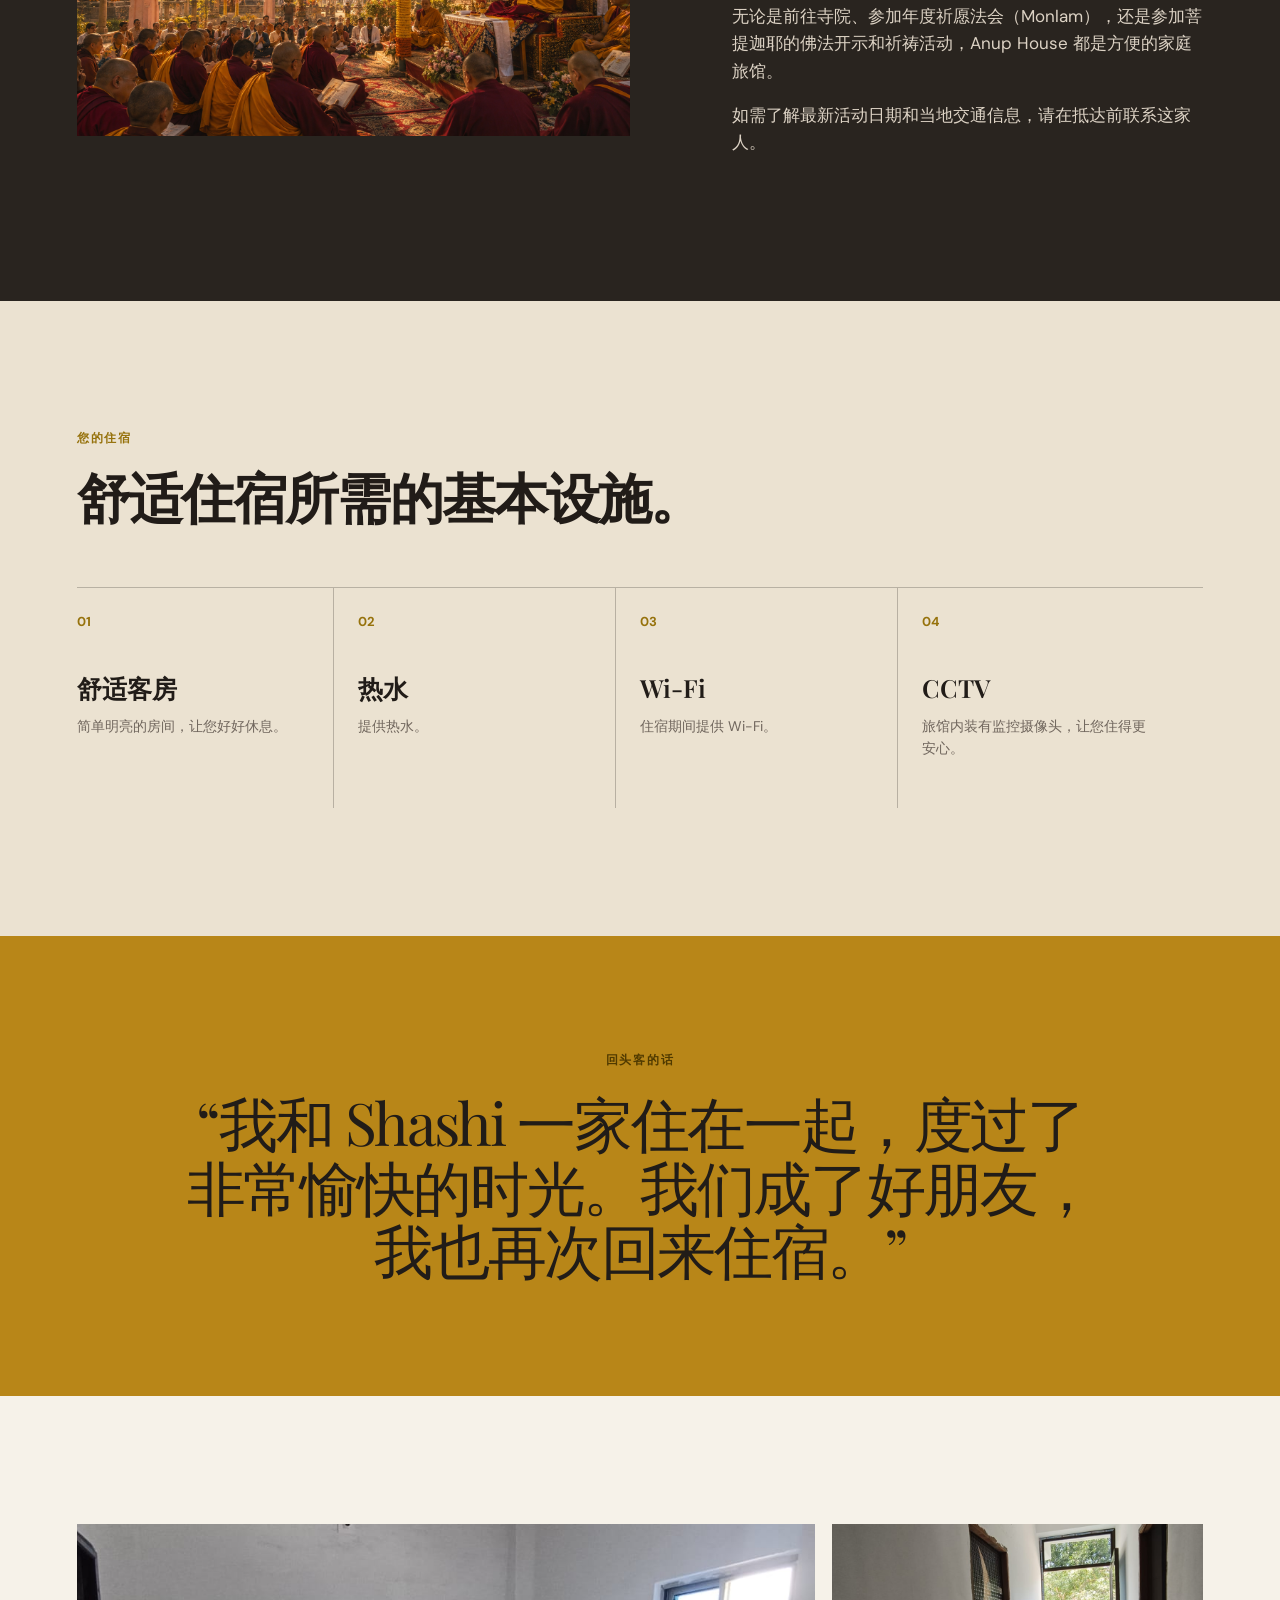
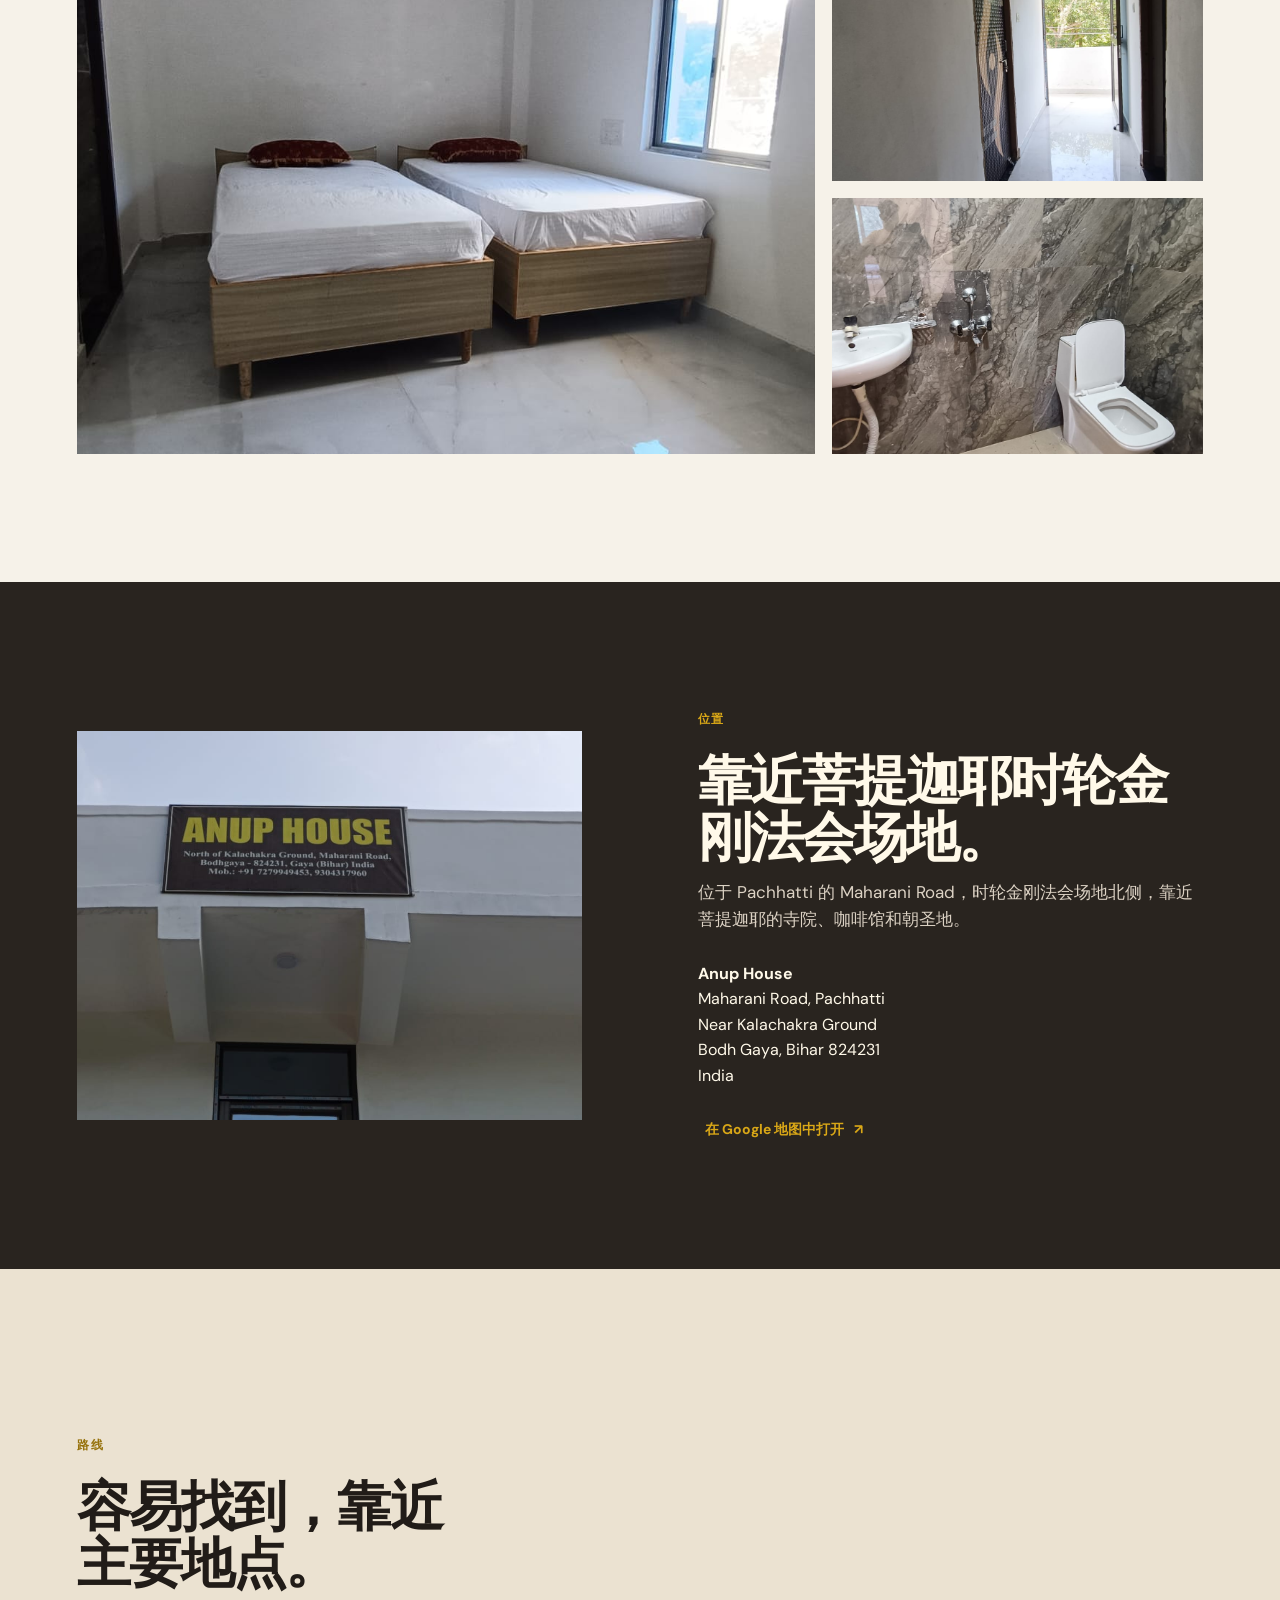
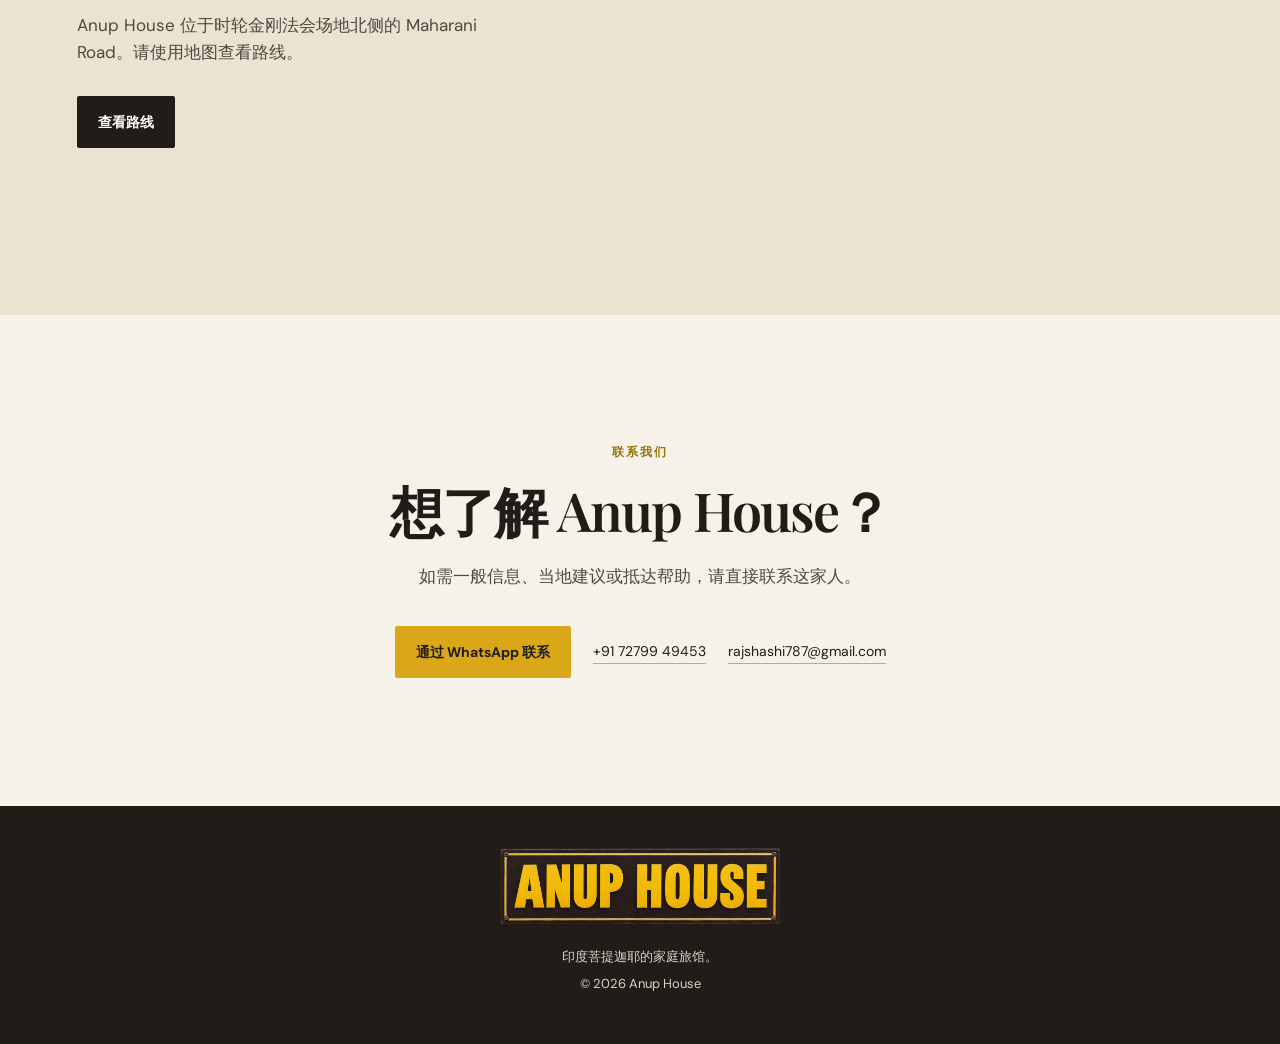
<file: zh-cn/index.html>
<!doctype html>
<html lang="zh-Hans-CN" data-language="zh-CN">
  <head>
    <meta charset="UTF-8" />
    <meta name="viewport" content="width=device-width, initial-scale=1.0" />
    <meta name="description" content="由一家人经营的旅馆，靠近时轮金刚法会场地。在这片特别的土地上，为您提供舒适便利的落脚处。" />
    <title>Anup House | 菩提迦耶家庭旅馆</title>
    <link rel="canonical" href="https://anup-house.pages.dev/zh-cn/" />
    <!-- hreflang:start -->
    <link rel="alternate" hreflang="en" href="https://anup-house.pages.dev/" />
    <link rel="alternate" hreflang="hi" href="https://anup-house.pages.dev/hi/" />
    <link rel="alternate" hreflang="bo" href="https://anup-house.pages.dev/bo/" />
    <link rel="alternate" hreflang="ja" href="https://anup-house.pages.dev/ja/" />
    <link rel="alternate" hreflang="th" href="https://anup-house.pages.dev/th/" />
    <link rel="alternate" hreflang="vi" href="https://anup-house.pages.dev/vi/" />
    <link rel="alternate" hreflang="ko" href="https://anup-house.pages.dev/ko/" />
    <link rel="alternate" hreflang="zh-Hans" href="https://anup-house.pages.dev/zh-cn/" />
    <link rel="alternate" hreflang="zh-TW" href="https://anup-house.pages.dev/zh-tw/" />
    <link rel="alternate" hreflang="zh-HK" href="https://anup-house.pages.dev/yue-hk/" />
    <link rel="alternate" hreflang="my" href="https://anup-house.pages.dev/my/" />
    <link rel="alternate" hreflang="lo" href="https://anup-house.pages.dev/lo/" />
    <link rel="alternate" hreflang="x-default" href="https://anup-house.pages.dev/" />
    <!-- hreflang:end -->
    <link rel="icon" href="/assets/images/anup-house-sign.png" type="image/png" />
    <meta property="og:type" content="website" />
    <meta property="og:locale" content="zh_CN" />
    <meta property="og:url" content="https://anup-house.pages.dev/zh-cn/" />
    <meta property="og:title" content="Anup House | 菩提迦耶家庭旅馆" />
    <meta property="og:description" content="由一家人经营的旅馆，靠近时轮金刚法会场地。在这片特别的土地上，为您提供舒适便利的落脚处。" />
    <meta property="og:image" content="https://anup-house.pages.dev/assets/images/bodhgaya-street-scene.png" />
    <meta property="og:image:alt" content="Illustrated Bodhgaya street scene at Anup House" />
    <meta name="twitter:card" content="summary_large_image" />
    <link rel="preconnect" href="https://fonts.googleapis.com" />
    <link rel="preconnect" href="https://fonts.gstatic.com" crossorigin />
    <link href="https://fonts.googleapis.com/css2?family=DM+Sans:wght@400;500;600;700&family=Playfair+Display:ital,wght@0,500;0,600;0,700;1,500&display=swap" rel="stylesheet" />
    <link rel="stylesheet" href="/styles.css" />
    <script type="application/ld+json">
      {
        "@context": "https://schema.org",
        "@type": "LodgingBusiness",
        "name": "Anup House",
        "description": "由一家人经营的旅馆，靠近时轮金刚法会场地。在这片特别的土地上，为您提供舒适便利的落脚处。",
        "url": "https://anup-house.pages.dev/zh-cn/",
        "image": "https://anup-house.pages.dev/assets/images/bodhgaya-street-scene.png",
        "logo": "https://anup-house.pages.dev/assets/images/anup-house-sign.png",
        "email": "rajshashi787@gmail.com",
        "telephone": "+917279949453",
        "address": {
          "@type": "PostalAddress",
          "streetAddress": "Maharani Road, Pachhatti, near Kalachakra Ground",
          "addressLocality": "Bodh Gaya",
          "addressRegion": "Bihar",
          "postalCode": "824231",
          "addressCountry": "IN"
        },
        "geo": {
          "@type": "GeoCoordinates",
          "latitude": 24.7014747,
          "longitude": 84.9900972
        },
        "hasMap": "https://www.google.com/maps/place/ANUP+HOUSE/@24.7014747,84.9900972,17z/data=!4m9!3m8!1s0x39f32d466bd4a569:0xb8e0e1038535fe63!5m2!4m1!1i2!8m2!3d24.7014747!4d84.9900972!16s%2Fg%2F11xw13vmdd"
      }
    </script>
  </head>
  <body>
    <header class="site-header">
      <a class="brand" href="#top" aria-label="Anup House home"><img src="/assets/images/anup-house-sign.png" alt="Anup House" /></a>
      <nav aria-label="Main navigation">
        <a href="#stay" data-i18n="navStay">住宿</a>
        <a href="#pilgrimage" data-i18n="navPilgrimage">朝圣</a>
        <a href="#location" data-i18n="navLocation">位置</a>
        <a href="#contact" data-i18n="navContact">联系</a>
      </nav>
      <details class="language-switch">
        <summary aria-label="Choose language">
          <span id="current-language-marker" class="language-marker" aria-hidden="true">🌐</span>
          <span id="current-language">English</span>
          <span class="language-chevron" aria-hidden="true">⌄</span>
        </summary>
        <div class="language-menu" aria-label="Languages">
          <a href="/" data-language="en"><span class="language-marker" aria-hidden="true">🌐</span><span>English</span></a>
          <a href="/hi/" data-language="hi"><span class="language-marker" aria-hidden="true">🇮🇳</span><span>हिन्दी</span></a>
          <a href="/bo/" data-language="bo"><span class="language-marker" aria-hidden="true"><img src="/assets/images/tibetan-flag.svg" alt="" /></span><span>བོད་ཡིག</span></a>
          <a href="/ja/" data-language="ja"><span class="language-marker" aria-hidden="true">🇯🇵</span><span>日本語</span></a>
          <a href="/th/" data-language="th"><span class="language-marker" aria-hidden="true">🇹🇭</span><span>ไทย</span></a>
          <a href="/vi/" data-language="vi"><span class="language-marker" aria-hidden="true">🇻🇳</span><span>Tiếng Việt</span></a>
          <a href="/ko/" data-language="ko"><span class="language-marker" aria-hidden="true">🇰🇷</span><span>한국어</span></a>
          <a href="/zh-cn/" data-language="zh-CN"><span class="language-marker" aria-hidden="true"><img src="/assets/images/prc-flag.svg" alt="" /></span><span>简体中文</span></a>
          <a href="/zh-tw/" data-language="zh-TW"><span class="language-marker" aria-hidden="true"><img src="/assets/images/taiwan-flag.svg" alt="" /></span><span>繁體中文（台灣）</span></a>
          <a href="/yue-hk/" data-language="yue-HK"><span class="language-marker" aria-hidden="true"><img src="/assets/images/hong-kong-flag.svg" alt="" /></span><span>廣東話（香港）</span></a>
          <a href="/my/" data-language="my"><span class="language-marker" aria-hidden="true">🇲🇲</span><span>မြန်မာ</span></a>
          <a href="/lo/" data-language="lo"><span class="language-marker" aria-hidden="true">🇱🇦</span><span>ລາວ</span></a>
        </div>
      </details>
    </header>

    <main id="top">
      <section class="hero">
        <div class="hero-copy">
          <p class="eyebrow" data-i18n="heroEyebrow">印度比哈尔邦菩提迦耶</p>
          <h1 data-i18n="heroTitle">菩提迦耶中心，一处简单温馨的住处。</h1>
          <p class="intro" data-i18n="heroIntro">由一家人经营的旅馆，靠近时轮金刚法会场地。在这片特别的土地上，为您提供舒适便利的落脚处。</p>
          <div class="hero-actions">
            <a class="button button-dark" href="https://wa.me/917279949453" target="_blank" rel="noopener" data-i18n="whatsapp">通过 WhatsApp 发消息</a>
            <a class="text-link" href="#contact"><span data-i18n="contactAnup">联系 Anup House</span> <span aria-hidden="true">↓</span></a>
          </div>
        </div>
        <div class="hero-image-wrap">
          <img class="hero-image" src="/assets/images/bodhgaya-street-scene.png" alt="Illustrated street scene of Anup House in Bodhgaya" />
          <div class="since"><span data-i18n="welcoming">欢迎宾客</span><br /><strong data-i18n="since">始于 2018 年</strong></div>
        </div>
      </section>

      <section class="welcome section">
        <p class="eyebrow" data-i18n="welcomeEyebrow">欢迎来到 Anup House</p>
        <div class="welcome-grid">
          <h2 data-i18n="welcomeTitle">在菩提迦耶度过一天后，可以安心休息的地方。</h2>
          <div>
            <p data-i18n="welcomeP1">自 2018 年以来，我们一家人一直在 Anup House 接待宾客。这里有干净舒适的房间、热情的招待，而且靠近菩提迦耶的主要地点。</p>
            <p data-i18n="welcomeP2">无论您是来朝圣、听闻佛法、参加活动，还是安静休息，我们都热情欢迎您。</p>
          </div>
        </div>
      </section>

      <section id="pilgrimage" class="pilgrimage section">
        <div class="pilgrimage-image">
          <img src="/assets/images/hhdl-bodhi-tree.png" alt="Illustration inspired by Buddhist teachings at the Bodhi Tree in Bodhgaya" />
        </div>
        <div class="pilgrimage-copy">
          <p class="eyebrow" data-i18n="pilgrimageEyebrow">朝圣与佛法开示</p>
          <h2 data-i18n="pilgrimageTitle">靠近菩提树和摩诃菩提寺。</h2>
          <p data-i18n="pilgrimageP1">菩提迦耶是世界上最重要的佛教朝圣地之一。摩诃菩提寺和神圣的菩提树已被列入联合国教科文组织世界遗产名录。</p>
          <p data-i18n="pilgrimageP2">无论是前往寺院、参加年度祈愿法会（Monlam），还是参加菩提迦耶的佛法开示和祈祷活动，Anup House 都是方便的家庭旅馆。</p>
          <p data-i18n="pilgrimageP3">如需了解最新活动日期和当地交通信息，请在抵达前联系这家人。</p>
        </div>
      </section>

      <section id="stay" class="stay section section-tint">
        <div class="section-heading">
          <p class="eyebrow" data-i18n="stayEyebrow">您的住宿</p>
          <h2 data-i18n="stayTitle">舒适住宿所需的基本设施。</h2>
        </div>
        <div class="feature-grid">
          <article><span>01</span><h3 data-i18n="roomsTitle">舒适客房</h3><p data-i18n="roomsText">简单明亮的房间，让您好好休息。</p></article>
          <article><span>02</span><h3 data-i18n="waterTitle">热水</h3><p data-i18n="waterText">提供热水。</p></article>
          <article><span>03</span><h3>Wi-Fi</h3><p data-i18n="wifiText">住宿期间提供 Wi-Fi。</p></article>
          <article><span>04</span><h3>CCTV</h3><p data-i18n="cctvText">旅馆内装有监控摄像头，让您住得更安心。</p></article>
        </div>
      </section>

      <section class="guest-note section" aria-label="Guest note">
        <p class="eyebrow" data-i18n="guestEyebrow">回头客的话</p>
        <blockquote data-i18n="guestQuote">“我和 Shashi 一家住在一起，度过了非常愉快的时光。我们成了好朋友，我也再次回来住宿。”</blockquote>
      </section>

      <section class="gallery section" aria-label="Anup House gallery">
        <div class="gallery-main"><img src="/assets/images/guesthouse-exterior.jpg" alt="A bright twin bedroom at Anup House" /></div>
        <div class="gallery-side"><img src="/assets/images/guesthouse-room-2.jpg" alt="A bright hallway leading out to a balcony at Anup House" /><img src="/assets/images/guesthouse-room-1.jpg" alt="Bathroom at Anup House" /></div>
      </section>

      <section id="location" class="location section">
        <div class="location-image"><img src="/assets/images/guesthouse-detail.jpg" alt="Anup House sign on Maharani Road" /></div>
        <div class="location-copy">
          <p class="eyebrow" data-i18n="locationEyebrow">位置</p>
          <h2 data-i18n="locationTitle">靠近菩提迦耶时轮金刚法会场地。</h2>
          <p data-i18n="locationText">位于 Pachhatti 的 Maharani Road，时轮金刚法会场地北侧，靠近菩提迦耶的寺院、咖啡馆和朝圣地。</p>
          <address><strong>Anup House</strong><br />Maharani Road, Pachhatti<br />Near Kalachakra Ground<br />Bodh Gaya, Bihar 824231<br />India</address>
          <a class="text-link" href="https://www.google.com/maps/place/ANUP+HOUSE/@24.7014747,84.9900972,17z/data=!4m9!3m8!1s0x39f32d466bd4a569:0xb8e0e1038535fe63!5m2!4m1!1i2!8m2!3d24.7014747!4d84.9900972!16s%2Fg%2F11xw13vmdd" target="_blank" rel="noopener"><span data-i18n="googleMaps">在 Google 地图中打开</span> <span aria-hidden="true">↗</span></a>
        </div>
      </section>

      <section class="map-section section section-tint">
        <div class="map-copy">
          <p class="eyebrow" data-i18n="directionsEyebrow">路线</p>
          <h2 data-i18n="directionsTitle">容易找到，靠近主要地点。</h2>
          <p data-i18n="directionsText">Anup House 位于时轮金刚法会场地北侧的 Maharani Road。请使用地图查看路线。</p>
          <a class="button button-dark" href="https://www.google.com/maps/place/ANUP+HOUSE/@24.7014747,84.9900972,17z/data=!4m9!3m8!1s0x39f32d466bd4a569:0xb8e0e1038535fe63!5m2!4m1!1i2!8m2!3d24.7014747!4d84.9900972!16s%2Fg%2F11xw13vmdd" target="_blank" rel="noopener" data-i18n="directionsButton">查看路线</a>
        </div>
        <iframe class="map-frame" title="Map showing Anup House in Bodhgaya" src="https://www.google.com/maps?q=ANUP+HOUSE,+Maharani+Road,+Pachhatti,+Bodh+Gaya,+Bihar+824231,+India&amp;z=17&amp;output=embed" loading="lazy" referrerpolicy="no-referrer-when-downgrade"></iframe>
      </section>

      <section id="contact" class="contact section">
        <p class="eyebrow" data-i18n="contactEyebrow">联系我们</p>
        <h2 data-i18n="contactTitle">想了解 Anup House？</h2>
        <p data-i18n="contactText">如需一般信息、当地建议或抵达帮助，请直接联系这家人。</p>
        <div class="contact-actions">
          <a class="button button-gold" href="https://wa.me/917279949453" target="_blank" rel="noopener" data-i18n="whatsappUs">通过 WhatsApp 联系</a>
          <a class="contact-detail" href="tel:+917279949453">+91 72799 49453</a>
          <a class="contact-detail" href="mailto:rajshashi787@gmail.com">rajshashi787@gmail.com</a>
        </div>
      </section>
    </main>

    <footer>
      <img src="/assets/images/anup-house-sign.png" alt="Anup House" />
      <p data-i18n="footer">印度菩提迦耶的家庭旅馆。</p>
      <p>© <span id="year"></span> Anup House</p>
    </footer>
    <script src="/translations.js"></script>
  </body>
</html>
</file>
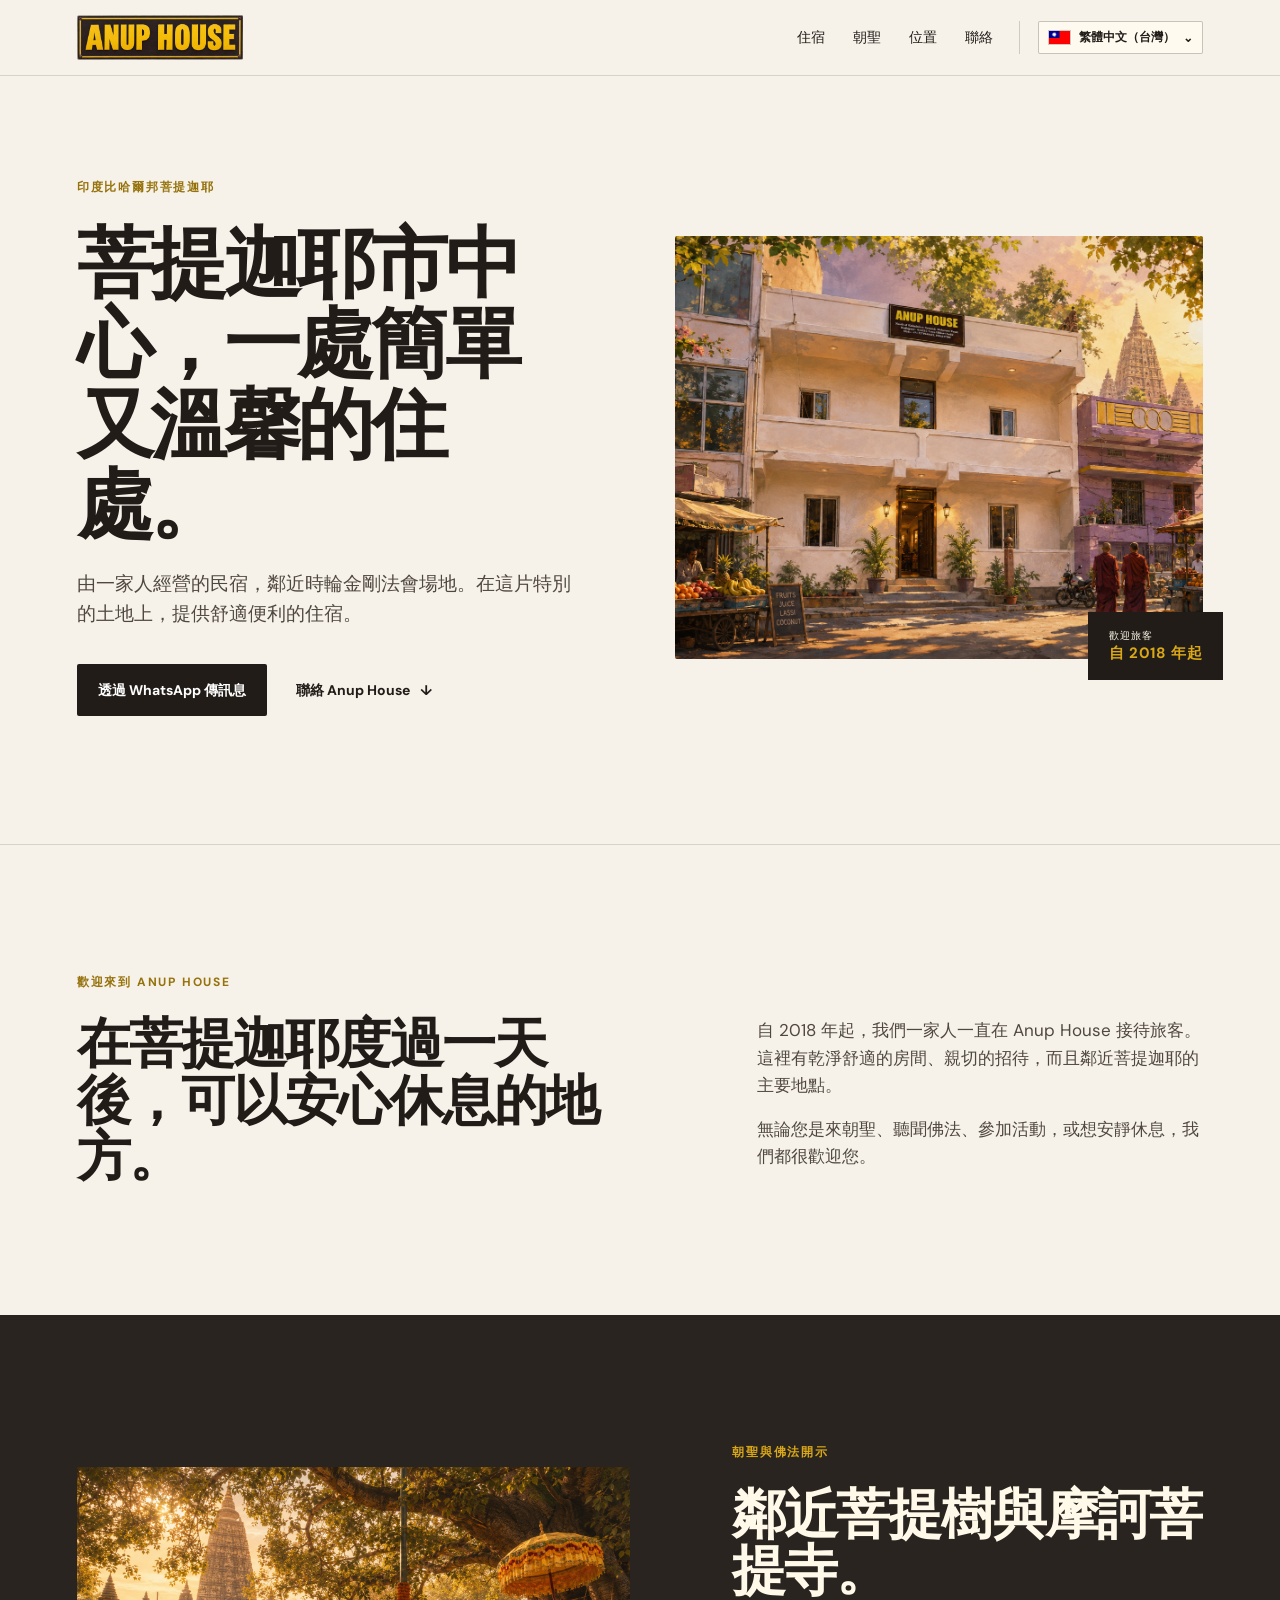
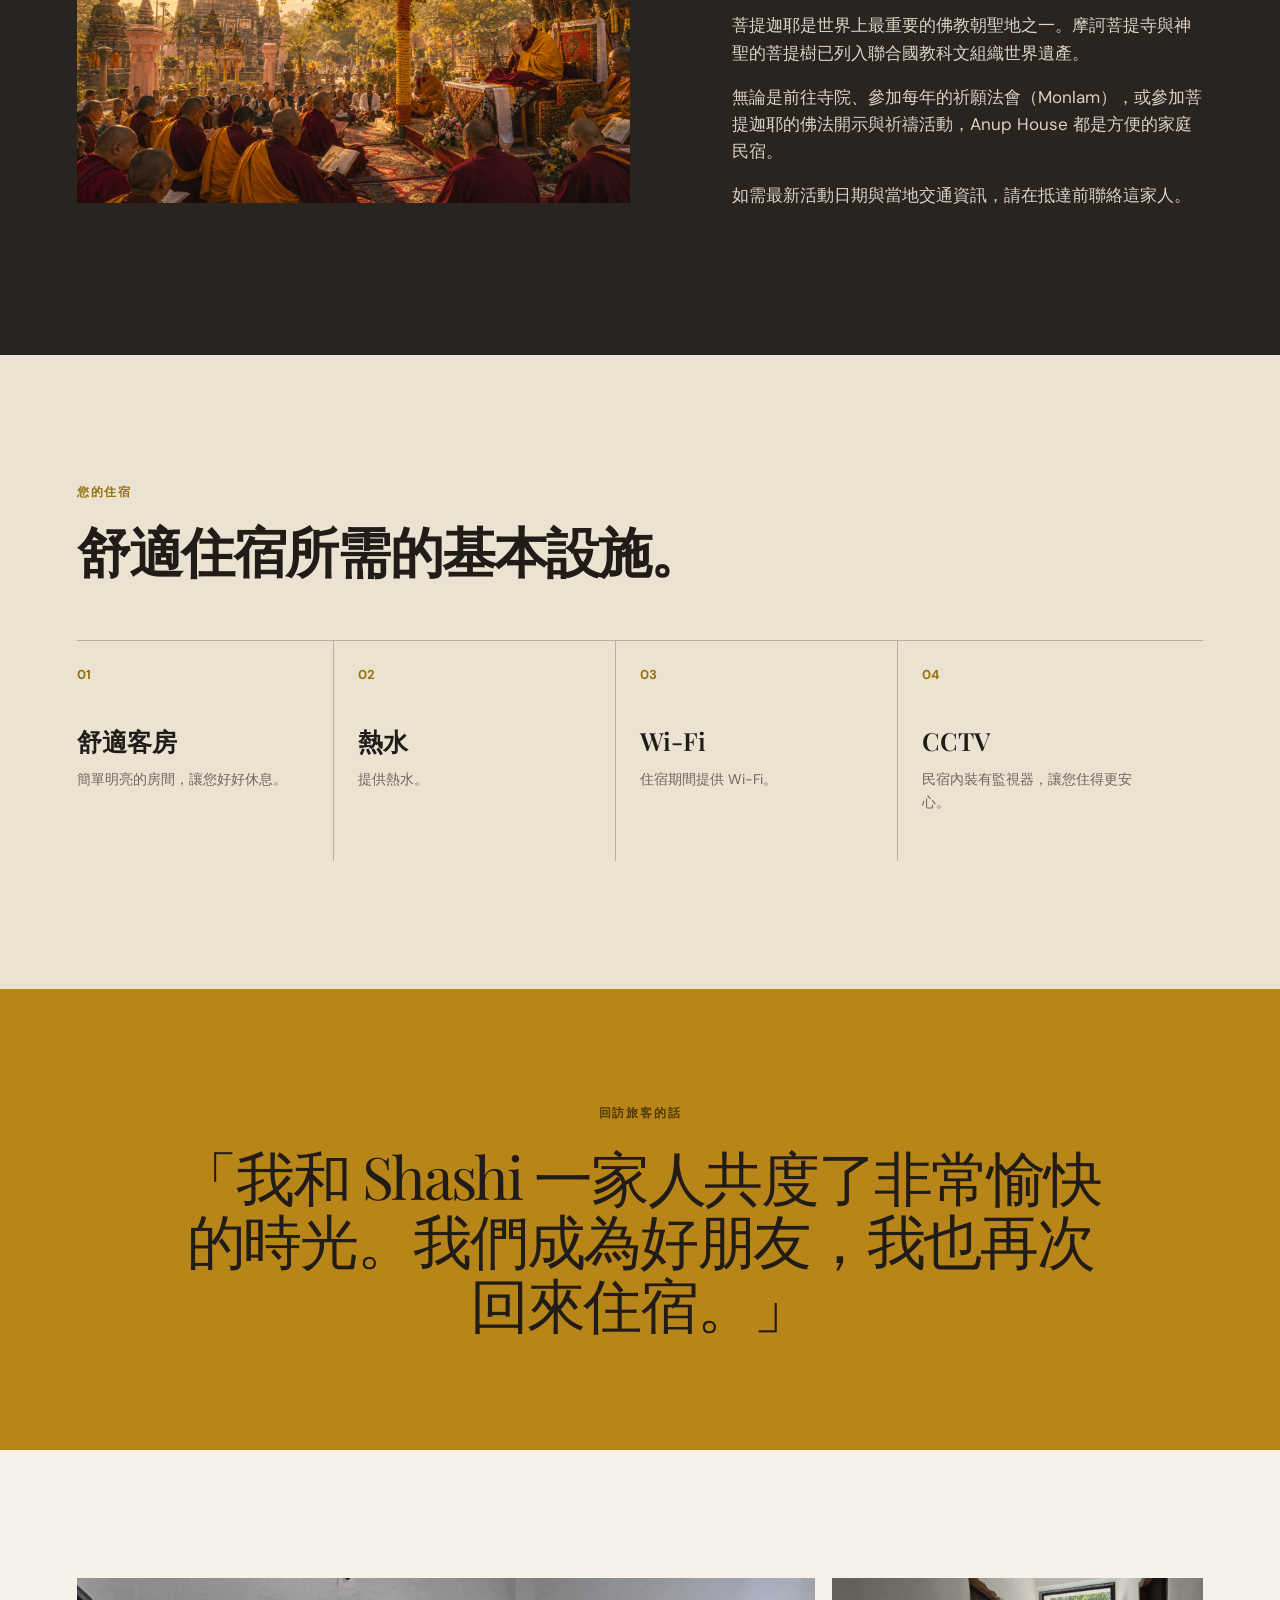
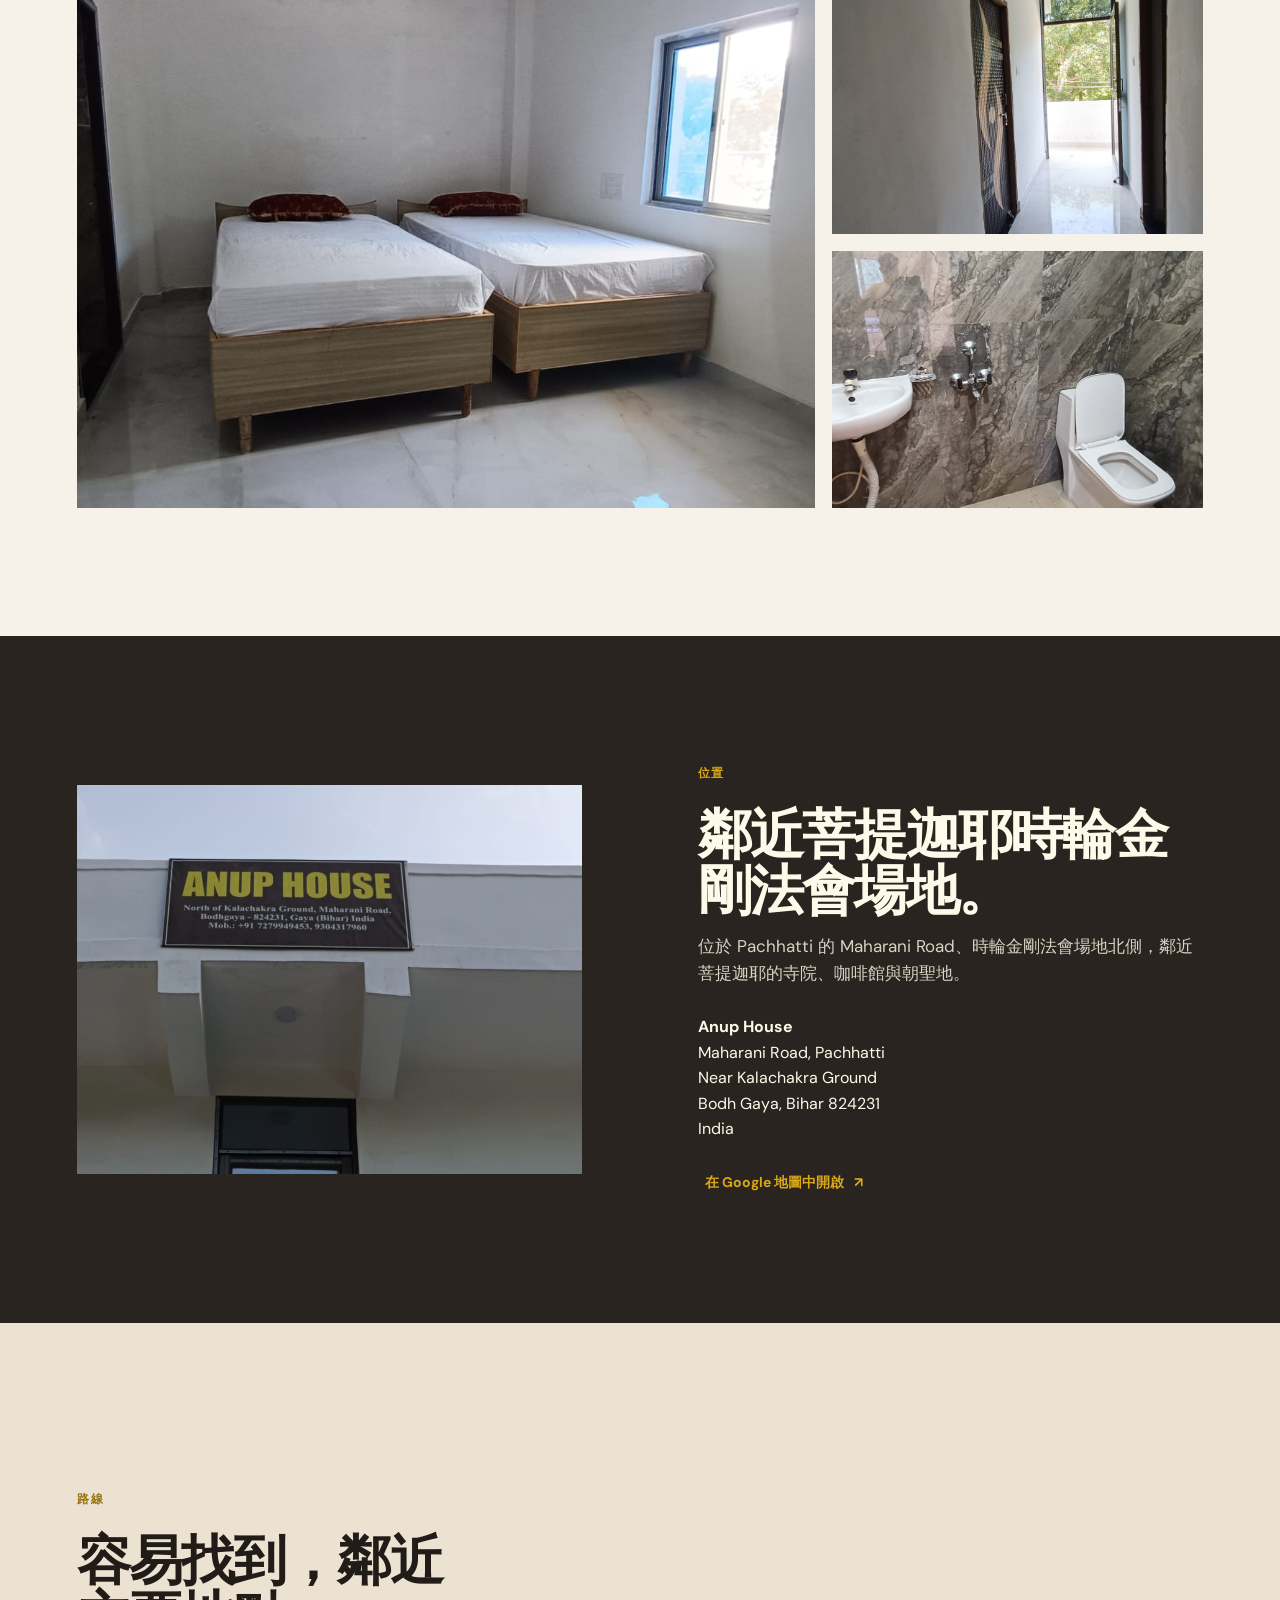
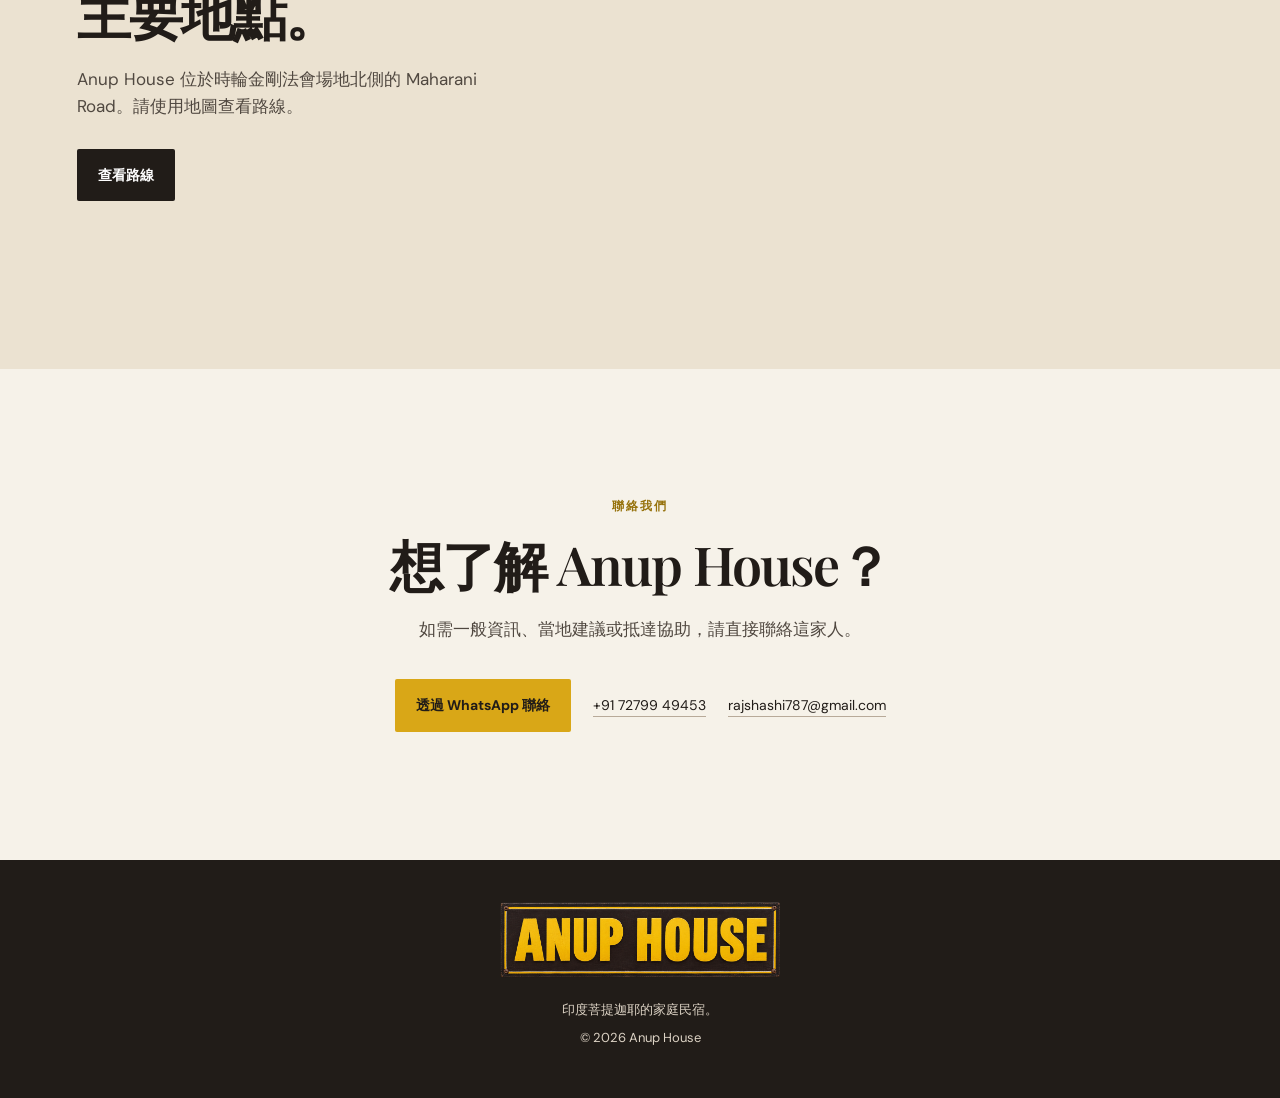
<file: zh-tw/index.html>
<!doctype html>
<html lang="zh-Hant-TW" data-language="zh-TW">
  <head>
    <meta charset="UTF-8" />
    <meta name="viewport" content="width=device-width, initial-scale=1.0" />
    <meta name="description" content="由一家人經營的民宿，鄰近時輪金剛法會場地。在這片特別的土地上，提供舒適便利的住宿。" />
    <title>Anup House | 菩提迦耶家庭民宿</title>
    <link rel="canonical" href="https://anup-house.pages.dev/zh-tw/" />
    <!-- hreflang:start -->
    <link rel="alternate" hreflang="en" href="https://anup-house.pages.dev/" />
    <link rel="alternate" hreflang="hi" href="https://anup-house.pages.dev/hi/" />
    <link rel="alternate" hreflang="bo" href="https://anup-house.pages.dev/bo/" />
    <link rel="alternate" hreflang="ja" href="https://anup-house.pages.dev/ja/" />
    <link rel="alternate" hreflang="th" href="https://anup-house.pages.dev/th/" />
    <link rel="alternate" hreflang="vi" href="https://anup-house.pages.dev/vi/" />
    <link rel="alternate" hreflang="ko" href="https://anup-house.pages.dev/ko/" />
    <link rel="alternate" hreflang="zh-Hans" href="https://anup-house.pages.dev/zh-cn/" />
    <link rel="alternate" hreflang="zh-TW" href="https://anup-house.pages.dev/zh-tw/" />
    <link rel="alternate" hreflang="zh-HK" href="https://anup-house.pages.dev/yue-hk/" />
    <link rel="alternate" hreflang="my" href="https://anup-house.pages.dev/my/" />
    <link rel="alternate" hreflang="lo" href="https://anup-house.pages.dev/lo/" />
    <link rel="alternate" hreflang="x-default" href="https://anup-house.pages.dev/" />
    <!-- hreflang:end -->
    <link rel="icon" href="/assets/images/anup-house-sign.png" type="image/png" />
    <meta property="og:type" content="website" />
    <meta property="og:locale" content="zh_TW" />
    <meta property="og:url" content="https://anup-house.pages.dev/zh-tw/" />
    <meta property="og:title" content="Anup House | 菩提迦耶家庭民宿" />
    <meta property="og:description" content="由一家人經營的民宿，鄰近時輪金剛法會場地。在這片特別的土地上，提供舒適便利的住宿。" />
    <meta property="og:image" content="https://anup-house.pages.dev/assets/images/bodhgaya-street-scene.png" />
    <meta property="og:image:alt" content="Illustrated Bodhgaya street scene at Anup House" />
    <meta name="twitter:card" content="summary_large_image" />
    <link rel="preconnect" href="https://fonts.googleapis.com" />
    <link rel="preconnect" href="https://fonts.gstatic.com" crossorigin />
    <link href="https://fonts.googleapis.com/css2?family=DM+Sans:wght@400;500;600;700&family=Playfair+Display:ital,wght@0,500;0,600;0,700;1,500&display=swap" rel="stylesheet" />
    <link rel="stylesheet" href="/styles.css" />
    <script type="application/ld+json">
      {
        "@context": "https://schema.org",
        "@type": "LodgingBusiness",
        "name": "Anup House",
        "description": "由一家人經營的民宿，鄰近時輪金剛法會場地。在這片特別的土地上，提供舒適便利的住宿。",
        "url": "https://anup-house.pages.dev/zh-tw/",
        "image": "https://anup-house.pages.dev/assets/images/bodhgaya-street-scene.png",
        "logo": "https://anup-house.pages.dev/assets/images/anup-house-sign.png",
        "email": "rajshashi787@gmail.com",
        "telephone": "+917279949453",
        "address": {
          "@type": "PostalAddress",
          "streetAddress": "Maharani Road, Pachhatti, near Kalachakra Ground",
          "addressLocality": "Bodh Gaya",
          "addressRegion": "Bihar",
          "postalCode": "824231",
          "addressCountry": "IN"
        },
        "geo": {
          "@type": "GeoCoordinates",
          "latitude": 24.7014747,
          "longitude": 84.9900972
        },
        "hasMap": "https://www.google.com/maps/place/ANUP+HOUSE/@24.7014747,84.9900972,17z/data=!4m9!3m8!1s0x39f32d466bd4a569:0xb8e0e1038535fe63!5m2!4m1!1i2!8m2!3d24.7014747!4d84.9900972!16s%2Fg%2F11xw13vmdd"
      }
    </script>
  </head>
  <body>
    <header class="site-header">
      <a class="brand" href="#top" aria-label="Anup House home"><img src="/assets/images/anup-house-sign.png" alt="Anup House" /></a>
      <nav aria-label="Main navigation">
        <a href="#stay" data-i18n="navStay">住宿</a>
        <a href="#pilgrimage" data-i18n="navPilgrimage">朝聖</a>
        <a href="#location" data-i18n="navLocation">位置</a>
        <a href="#contact" data-i18n="navContact">聯絡</a>
      </nav>
      <details class="language-switch">
        <summary aria-label="Choose language">
          <span id="current-language-marker" class="language-marker" aria-hidden="true">🌐</span>
          <span id="current-language">English</span>
          <span class="language-chevron" aria-hidden="true">⌄</span>
        </summary>
        <div class="language-menu" aria-label="Languages">
          <a href="/" data-language="en"><span class="language-marker" aria-hidden="true">🌐</span><span>English</span></a>
          <a href="/hi/" data-language="hi"><span class="language-marker" aria-hidden="true">🇮🇳</span><span>हिन्दी</span></a>
          <a href="/bo/" data-language="bo"><span class="language-marker" aria-hidden="true"><img src="/assets/images/tibetan-flag.svg" alt="" /></span><span>བོད་ཡིག</span></a>
          <a href="/ja/" data-language="ja"><span class="language-marker" aria-hidden="true">🇯🇵</span><span>日本語</span></a>
          <a href="/th/" data-language="th"><span class="language-marker" aria-hidden="true">🇹🇭</span><span>ไทย</span></a>
          <a href="/vi/" data-language="vi"><span class="language-marker" aria-hidden="true">🇻🇳</span><span>Tiếng Việt</span></a>
          <a href="/ko/" data-language="ko"><span class="language-marker" aria-hidden="true">🇰🇷</span><span>한국어</span></a>
          <a href="/zh-cn/" data-language="zh-CN"><span class="language-marker" aria-hidden="true"><img src="/assets/images/prc-flag.svg" alt="" /></span><span>简体中文</span></a>
          <a href="/zh-tw/" data-language="zh-TW"><span class="language-marker" aria-hidden="true"><img src="/assets/images/taiwan-flag.svg" alt="" /></span><span>繁體中文（台灣）</span></a>
          <a href="/yue-hk/" data-language="yue-HK"><span class="language-marker" aria-hidden="true"><img src="/assets/images/hong-kong-flag.svg" alt="" /></span><span>廣東話（香港）</span></a>
          <a href="/my/" data-language="my"><span class="language-marker" aria-hidden="true">🇲🇲</span><span>မြန်မာ</span></a>
          <a href="/lo/" data-language="lo"><span class="language-marker" aria-hidden="true">🇱🇦</span><span>ລາວ</span></a>
        </div>
      </details>
    </header>

    <main id="top">
      <section class="hero">
        <div class="hero-copy">
          <p class="eyebrow" data-i18n="heroEyebrow">印度比哈爾邦菩提迦耶</p>
          <h1 data-i18n="heroTitle">菩提迦耶市中心，一處簡單又溫馨的住處。</h1>
          <p class="intro" data-i18n="heroIntro">由一家人經營的民宿，鄰近時輪金剛法會場地。在這片特別的土地上，提供舒適便利的住宿。</p>
          <div class="hero-actions">
            <a class="button button-dark" href="https://wa.me/917279949453" target="_blank" rel="noopener" data-i18n="whatsapp">透過 WhatsApp 傳訊息</a>
            <a class="text-link" href="#contact"><span data-i18n="contactAnup">聯絡 Anup House</span> <span aria-hidden="true">↓</span></a>
          </div>
        </div>
        <div class="hero-image-wrap">
          <img class="hero-image" src="/assets/images/bodhgaya-street-scene.png" alt="Illustrated street scene of Anup House in Bodhgaya" />
          <div class="since"><span data-i18n="welcoming">歡迎旅客</span><br /><strong data-i18n="since">自 2018 年起</strong></div>
        </div>
      </section>

      <section class="welcome section">
        <p class="eyebrow" data-i18n="welcomeEyebrow">歡迎來到 Anup House</p>
        <div class="welcome-grid">
          <h2 data-i18n="welcomeTitle">在菩提迦耶度過一天後，可以安心休息的地方。</h2>
          <div>
            <p data-i18n="welcomeP1">自 2018 年起，我們一家人一直在 Anup House 接待旅客。這裡有乾淨舒適的房間、親切的招待，而且鄰近菩提迦耶的主要地點。</p>
            <p data-i18n="welcomeP2">無論您是來朝聖、聽聞佛法、參加活動，或想安靜休息，我們都很歡迎您。</p>
          </div>
        </div>
      </section>

      <section id="pilgrimage" class="pilgrimage section">
        <div class="pilgrimage-image">
          <img src="/assets/images/hhdl-bodhi-tree.png" alt="Illustration inspired by Buddhist teachings at the Bodhi Tree in Bodhgaya" />
        </div>
        <div class="pilgrimage-copy">
          <p class="eyebrow" data-i18n="pilgrimageEyebrow">朝聖與佛法開示</p>
          <h2 data-i18n="pilgrimageTitle">鄰近菩提樹與摩訶菩提寺。</h2>
          <p data-i18n="pilgrimageP1">菩提迦耶是世界上最重要的佛教朝聖地之一。摩訶菩提寺與神聖的菩提樹已列入聯合國教科文組織世界遺產。</p>
          <p data-i18n="pilgrimageP2">無論是前往寺院、參加每年的祈願法會（Monlam），或參加菩提迦耶的佛法開示與祈禱活動，Anup House 都是方便的家庭民宿。</p>
          <p data-i18n="pilgrimageP3">如需最新活動日期與當地交通資訊，請在抵達前聯絡這家人。</p>
        </div>
      </section>

      <section id="stay" class="stay section section-tint">
        <div class="section-heading">
          <p class="eyebrow" data-i18n="stayEyebrow">您的住宿</p>
          <h2 data-i18n="stayTitle">舒適住宿所需的基本設施。</h2>
        </div>
        <div class="feature-grid">
          <article><span>01</span><h3 data-i18n="roomsTitle">舒適客房</h3><p data-i18n="roomsText">簡單明亮的房間，讓您好好休息。</p></article>
          <article><span>02</span><h3 data-i18n="waterTitle">熱水</h3><p data-i18n="waterText">提供熱水。</p></article>
          <article><span>03</span><h3>Wi-Fi</h3><p data-i18n="wifiText">住宿期間提供 Wi-Fi。</p></article>
          <article><span>04</span><h3>CCTV</h3><p data-i18n="cctvText">民宿內裝有監視器，讓您住得更安心。</p></article>
        </div>
      </section>

      <section class="guest-note section" aria-label="Guest note">
        <p class="eyebrow" data-i18n="guestEyebrow">回訪旅客的話</p>
        <blockquote data-i18n="guestQuote">「我和 Shashi 一家人共度了非常愉快的時光。我們成為好朋友，我也再次回來住宿。」</blockquote>
      </section>

      <section class="gallery section" aria-label="Anup House gallery">
        <div class="gallery-main"><img src="/assets/images/guesthouse-exterior.jpg" alt="A bright twin bedroom at Anup House" /></div>
        <div class="gallery-side"><img src="/assets/images/guesthouse-room-2.jpg" alt="A bright hallway leading out to a balcony at Anup House" /><img src="/assets/images/guesthouse-room-1.jpg" alt="Bathroom at Anup House" /></div>
      </section>

      <section id="location" class="location section">
        <div class="location-image"><img src="/assets/images/guesthouse-detail.jpg" alt="Anup House sign on Maharani Road" /></div>
        <div class="location-copy">
          <p class="eyebrow" data-i18n="locationEyebrow">位置</p>
          <h2 data-i18n="locationTitle">鄰近菩提迦耶時輪金剛法會場地。</h2>
          <p data-i18n="locationText">位於 Pachhatti 的 Maharani Road、時輪金剛法會場地北側，鄰近菩提迦耶的寺院、咖啡館與朝聖地。</p>
          <address><strong>Anup House</strong><br />Maharani Road, Pachhatti<br />Near Kalachakra Ground<br />Bodh Gaya, Bihar 824231<br />India</address>
          <a class="text-link" href="https://www.google.com/maps/place/ANUP+HOUSE/@24.7014747,84.9900972,17z/data=!4m9!3m8!1s0x39f32d466bd4a569:0xb8e0e1038535fe63!5m2!4m1!1i2!8m2!3d24.7014747!4d84.9900972!16s%2Fg%2F11xw13vmdd" target="_blank" rel="noopener"><span data-i18n="googleMaps">在 Google 地圖中開啟</span> <span aria-hidden="true">↗</span></a>
        </div>
      </section>

      <section class="map-section section section-tint">
        <div class="map-copy">
          <p class="eyebrow" data-i18n="directionsEyebrow">路線</p>
          <h2 data-i18n="directionsTitle">容易找到，鄰近主要地點。</h2>
          <p data-i18n="directionsText">Anup House 位於時輪金剛法會場地北側的 Maharani Road。請使用地圖查看路線。</p>
          <a class="button button-dark" href="https://www.google.com/maps/place/ANUP+HOUSE/@24.7014747,84.9900972,17z/data=!4m9!3m8!1s0x39f32d466bd4a569:0xb8e0e1038535fe63!5m2!4m1!1i2!8m2!3d24.7014747!4d84.9900972!16s%2Fg%2F11xw13vmdd" target="_blank" rel="noopener" data-i18n="directionsButton">查看路線</a>
        </div>
        <iframe class="map-frame" title="Map showing Anup House in Bodhgaya" src="https://www.google.com/maps?q=ANUP+HOUSE,+Maharani+Road,+Pachhatti,+Bodh+Gaya,+Bihar+824231,+India&amp;z=17&amp;output=embed" loading="lazy" referrerpolicy="no-referrer-when-downgrade"></iframe>
      </section>

      <section id="contact" class="contact section">
        <p class="eyebrow" data-i18n="contactEyebrow">聯絡我們</p>
        <h2 data-i18n="contactTitle">想了解 Anup House？</h2>
        <p data-i18n="contactText">如需一般資訊、當地建議或抵達協助，請直接聯絡這家人。</p>
        <div class="contact-actions">
          <a class="button button-gold" href="https://wa.me/917279949453" target="_blank" rel="noopener" data-i18n="whatsappUs">透過 WhatsApp 聯絡</a>
          <a class="contact-detail" href="tel:+917279949453">+91 72799 49453</a>
          <a class="contact-detail" href="mailto:rajshashi787@gmail.com">rajshashi787@gmail.com</a>
        </div>
      </section>
    </main>

    <footer>
      <img src="/assets/images/anup-house-sign.png" alt="Anup House" />
      <p data-i18n="footer">印度菩提迦耶的家庭民宿。</p>
      <p>© <span id="year"></span> Anup House</p>
    </footer>
    <script src="/translations.js"></script>
  </body>
</html>
</file>
<file: styles.css>
:root { --ink:#211c18; --paper:#f6f2e9; --cream:#ebe2d1; --gold:#d9a717; --muted:#70665d; --serif:"Playfair Display", Georgia, serif; --sans:"DM Sans", Arial, sans-serif; }
* { box-sizing:border-box; }
html { scroll-behavior:smooth; }
body { margin:0; color:var(--ink); background:var(--paper); font-family:var(--sans); font-size:16px; line-height:1.6; }
img { display:block; max-width:100%; }
.site-header { min-height:76px; display:flex; align-items:center; justify-content:space-between; gap:26px; padding:0 6vw; border-bottom:1px solid rgba(33,28,24,.15); }
.brand { display:block; width:166px; text-decoration:none; }.brand img { width:100%; height:auto; }
nav { display:flex; gap:28px; margin-left:auto; } nav a { color:var(--ink); font-size:14px; text-decoration:none; } nav a:hover,.text-link:hover { color:#956d00; }.language-switch { position:relative; padding-left:18px; border-left:1px solid rgba(33,28,24,.18); }.language-switch summary { display:flex; align-items:center; gap:8px; min-width:145px; padding:7px 9px; color:var(--ink); border:1px solid rgba(33,28,24,.25); border-radius:2px; background:#fffaf0; font:600 12px var(--sans); list-style:none; cursor:pointer; }.language-switch summary::-webkit-details-marker { display:none; }.language-switch summary:focus-visible { outline:2px solid #956d00; outline-offset:2px; }.language-marker { display:inline-flex; width:23px; min-width:23px; height:16px; align-items:center; justify-content:center; font-size:16px; line-height:1; }.language-marker img { width:23px; height:15px; border:1px solid rgba(33,28,24,.22); object-fit:cover; }.language-chevron { margin-left:auto; transition:transform .18s ease; }.language-switch[open] .language-chevron { transform:rotate(180deg); }.language-menu { position:absolute; z-index:20; top:calc(100% + 7px); right:0; width:205px; max-height:min(70vh,430px); overflow-y:auto; padding:5px; border:1px solid rgba(33,28,24,.18); border-radius:3px; background:#fffaf0; box-shadow:0 12px 32px rgba(33,28,24,.16); }.language-menu a { display:flex; width:100%; align-items:center; gap:10px; padding:9px 10px; color:var(--ink); border-radius:2px; background:transparent; font:600 13px var(--sans); text-align:left; text-decoration:none; }.language-menu a:hover,.language-menu a:focus-visible,.language-menu a[aria-current="page"] { background:#eadcae; outline:none; }
.section,.hero { padding:clamp(72px,10vw,150px) 6vw; }
.hero { display:grid; grid-template-columns:minmax(0,1fr) minmax(360px,1.04fr); gap:clamp(40px,7vw,110px); align-items:center; padding-top:clamp(54px,8vw,112px); }
.eyebrow { margin:0 0 20px; text-transform:uppercase; letter-spacing:.15em; font-size:12px; font-weight:700; color:#96720c; }
h1,h2,h3 { margin:0; font-family:var(--serif); line-height:1.05; font-weight:600; }
h1 { font-size:clamp(48px,6vw,88px); letter-spacing:-.045em; max-width:760px; } h2 { font-size:clamp(35px,4.2vw,62px); letter-spacing:-.035em; } h3 { font-size:25px; }
.intro { max-width:570px; margin:29px 0 34px; font-size:19px; color:#504840; }
.hero-image-wrap { position:relative; } .hero-image { width:100%; aspect-ratio:1.25; object-fit:cover; object-position:center; border-radius:2px; }
.since { position:absolute; right:-20px; bottom:-21px; padding:17px 21px; color:#fff9e9; background:var(--ink); text-transform:uppercase; letter-spacing:.1em; line-height:1.35; font-size:10px; } .since strong { display:block; color:var(--gold); font-size:15px; letter-spacing:.04em; }
.hero-actions,.contact-actions { display:flex; flex-wrap:wrap; align-items:center; gap:22px; }.button { display:inline-flex; justify-content:center; padding:15px 21px; font-weight:700; font-size:14px; text-decoration:none; border-radius:2px; }.button-dark { color:#fff; background:var(--ink); }.button-gold { color:var(--ink); background:var(--gold); }.button:hover { transform:translateY(-1px); }.text-link { color:var(--ink); font-weight:700; text-decoration:none; font-size:14px; }.text-link span { margin-left:7px; }
.welcome { border-top:1px solid rgba(33,28,24,.15); }.welcome-grid { display:grid; grid-template-columns:1.05fr .85fr; gap:10vw; align-items:start; }.welcome-grid p:first-child { margin-top:5px; }.welcome-grid p { color:#504840; font-size:17px; }
.pilgrimage { display:grid; grid-template-columns:1.08fr .92fr; gap:clamp(48px,8vw,120px); align-items:center; background:#29241f; color:#fff9e9; }.pilgrimage-image { margin:0; }.pilgrimage-image img { width:100%; aspect-ratio:1.65; object-fit:cover; }.pilgrimage .eyebrow { color:var(--gold); }.pilgrimage-copy p:not(.eyebrow) { color:#dcd2c4; font-size:17px; }
.section-tint { background:var(--cream); }.section-heading { max-width:690px; }.feature-grid { display:grid; grid-template-columns:repeat(4,1fr); margin-top:62px; border-top:1px solid rgba(33,28,24,.25); }.feature-grid article { min-height:220px; padding:24px 25px 15px 0; border-right:1px solid rgba(33,28,24,.25); margin-right:24px; }.feature-grid article:last-child { border:0; }.feature-grid span { display:block; margin-bottom:42px; color:#96720c; font-size:13px; font-weight:700; }.feature-grid p { color:var(--muted); font-size:14px; }
.guest-note { padding-top:clamp(70px,9vw,120px); padding-bottom:clamp(70px,9vw,120px); text-align:center; background:#b88618; color:#211c18; }.guest-note .eyebrow { color:#503a00; }.guest-note blockquote { max-width:930px; margin:0 auto; font-family:var(--serif); font-size:clamp(32px,4.6vw,66px); line-height:1.08; letter-spacing:-.04em; }
.gallery { display:grid; grid-template-columns:1.33fr .67fr; gap:17px; }.gallery img { width:100%; height:100%; object-fit:cover; }.gallery-main { min-height:530px; }.gallery-side { display:grid; grid-template-rows:1fr 1fr; gap:17px; }
.location { display:grid; grid-template-columns:1fr 1fr; gap:clamp(50px,9vw,150px); align-items:center; background:#29241f; color:#fff9e9; }.location-image img { width:100%; aspect-ratio:1.3; object-fit:cover; }.location .eyebrow { color:var(--gold); }.location-copy p:not(.eyebrow) { max-width:500px; color:#dcd2c4; font-size:17px; }.location address { margin:27px 0; color:#fff9e9; font-style:normal; }.location .text-link { color:var(--gold); }
.map-section { display:grid; grid-template-columns:.78fr 1.22fr; align-items:center; gap:clamp(38px,7vw,100px); }.map-copy p:not(.eyebrow) { max-width:430px; margin:24px 0 29px; color:#504840; font-size:17px; }.map-frame { width:100%; min-height:390px; border:0; filter:saturate(.8) contrast(.95); }
.contact { text-align:center; max-width:920px; margin:auto; }.contact > p:not(.eyebrow) { max-width:600px; margin:24px auto 36px; color:#504840; font-size:17px; }.contact-actions { justify-content:center; }.contact-detail { color:var(--ink); font-size:14px; text-decoration:none; border-bottom:1px solid #b8aa99; }
footer { padding:42px 6vw; background:var(--ink); color:#dcd2c4; text-align:center; font-size:13px; } footer img { width:min(280px,75vw); margin:0 auto 22px; } footer p { margin:7px 0; }
@media (max-width:760px) { .site-header { min-height:0; flex-wrap:wrap; gap:10px; padding:11px 22px; }.brand { width:136px; } nav { order:3; width:100%; justify-content:space-between; gap:8px; margin:3px 0 0; padding-top:9px; border-top:1px solid rgba(33,28,24,.12); } nav a { font-size:11px; }.language-switch { margin-left:auto; padding-left:7px; }.language-switch summary { min-width:138px; font-size:11px; }.language-menu { width:190px; }.section,.hero { padding:72px 22px; }.hero,.welcome-grid,.pilgrimage,.location,.map-section { grid-template-columns:1fr; }.hero { gap:43px; padding-top:55px; }.hero-image { aspect-ratio:1.18; }.since { right:0; bottom:-14px; }.welcome-grid { gap:28px; }.pilgrimage { gap:35px; }.feature-grid { grid-template-columns:1fr 1fr; margin-top:40px; }.feature-grid article { min-height:176px; padding:19px 14px 12px 0; margin-right:15px; }.feature-grid article:nth-child(2) { border-right:0; }.feature-grid article:nth-child(-n+2) { border-bottom:1px solid rgba(33,28,24,.25); }.feature-grid span { margin-bottom:23px; }.gallery { grid-template-columns:1fr; gap:12px; }.gallery-main { min-height:330px; }.gallery-side { grid-template-columns:1fr 1fr; grid-template-rows:190px; gap:12px; }.location { gap:42px; }.map-section { gap:35px; }.map-frame { min-height:320px; }.contact-actions { flex-direction:column; gap:14px; } }
</file>
